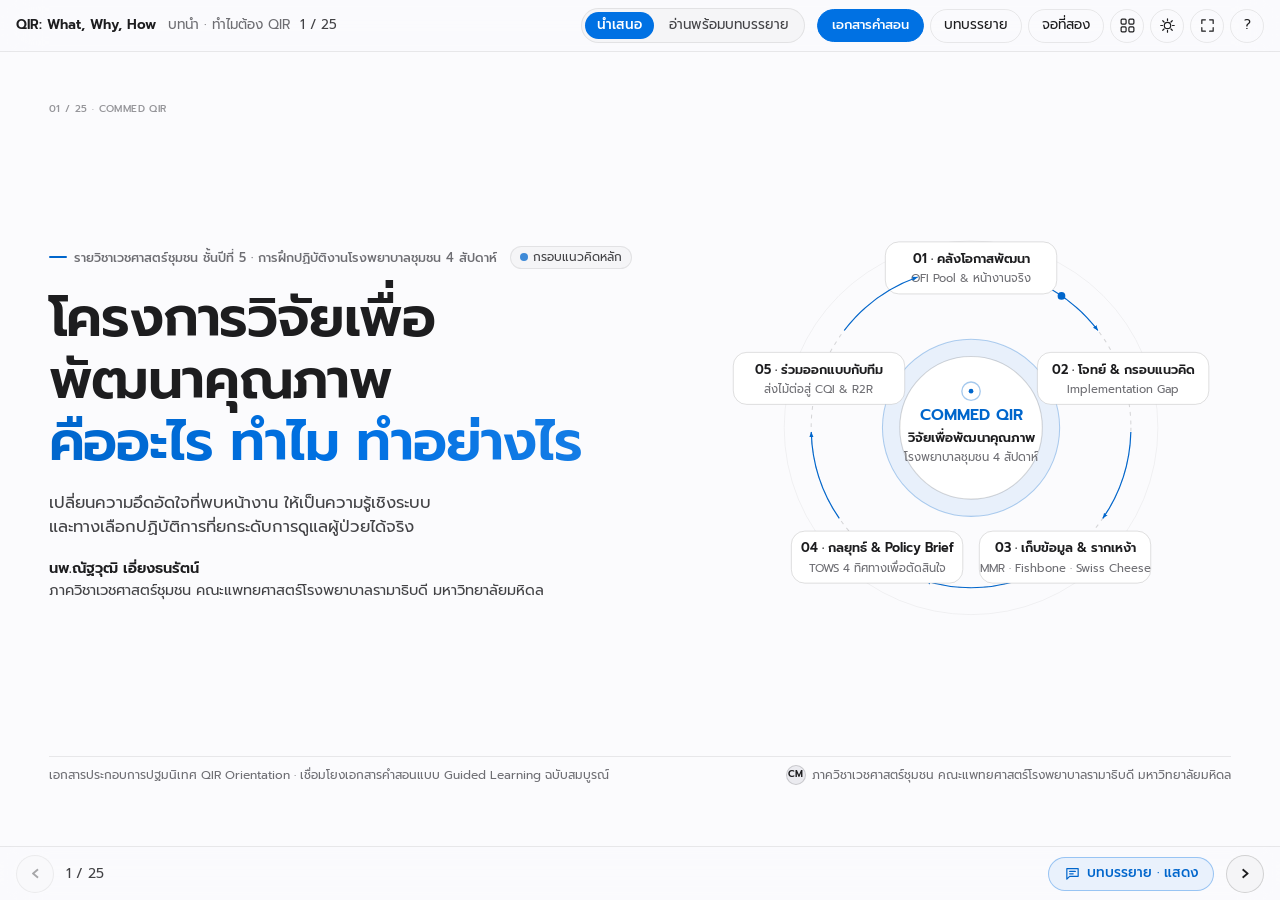
<file: index.html>
<!doctype html>
<html lang="th" data-theme="light">
<head>
<meta charset="utf-8">
<meta name="viewport" content="width=device-width,initial-scale=1,viewport-fit=cover">
<title>โครงการวิจัยเพื่อพัฒนาคุณภาพบริการสุขภาพ (QIR: What, Why, How)</title>
<meta name="description" content="สไลด์ประกอบการเรียนการสอนและบทบรรยายรายสไลด์ รายวิชาเวชศาสตร์ชุมชน ชั้นปีที่ 5 (COMMED QIR) ภาควิชาเวชศาสตร์ชุมชน คณะแพทยศาสตร์โรงพยาบาลรามาธิบดี มหาวิทยาลัยมหิดล">
<link rel="icon" href="data:image/svg+xml,%3Csvg xmlns='http://www.w3.org/2000/svg' viewBox='0 0 48 48'%3E%3Crect width='48' height='48' rx='12' fill='%231d1d1f'/%3E%3Ccircle cx='24' cy='24' r='14' fill='none' stroke='%23f5f5f7' stroke-width='2.8' stroke-opacity='.35'/%3E%3Cpath d='M16 25l5 5 11-12' fill='none' stroke='%232997ff' stroke-width='3.8' stroke-linecap='round' stroke-linejoin='round'/%3E%3C/svg%3E">
<link rel="stylesheet" href="engine/deck.css">
<link rel="stylesheet" href="engine/hud.css">
</head>
<body class="mode-present">
<a class="skip" href="#deck">ข้ามไปที่สไลด์</a>
<header class="topbar">
  <span class="topbar__brand">QIR: What, Why, How</span>
  <span class="topbar__where"><span id="chapter-name"></span><span id="slide-number"></span></span>
  <nav class="modes" aria-label="มุมมอง">
    <button type="button" data-mode="present" aria-pressed="true">นำเสนอ</button>
    <button type="button" data-mode="read" aria-pressed="false">อ่านพร้อมบทบรรยาย</button>
  </nav>
  <span class="topbar__tools">
    <a class="back-site" href="guide.html" title="เปิดอ่านเอกสารคำสอนแบบ Guided Learning ฉบับเต็ม">เอกสารคำสอน</a>
    <button type="button" class="btn btn--ghost only-present" id="btn-notes" aria-pressed="false" title="แสดงหรือซ่อนบทบรรยายด้านล่าง (B)">บทบรรยาย</button>
    <button type="button" class="btn btn--ghost only-present" id="btn-presenter" title="เปิดหน้าต่างผู้บรรยายจอที่สอง (n)">จอที่สอง</button>
    <button type="button" class="btn btn--ghost btn--icon" id="btn-overview" title="สไลด์ทั้งหมด (O)" aria-label="สไลด์ทั้งหมด">
      <svg class="icon" viewBox="0 0 24 24" aria-hidden="true"><rect x="3" y="3" width="7" height="7" rx="1.5"/><rect x="14" y="3" width="7" height="7" rx="1.5"/><rect x="3" y="14" width="7" height="7" rx="1.5"/><rect x="14" y="14" width="7" height="7" rx="1.5"/></svg>
    </button>
    <button type="button" class="btn btn--ghost btn--icon" id="btn-theme" title="สลับธีมสว่างหรือมืด (T)" aria-label="สลับธีม">
      <svg class="icon" viewBox="0 0 24 24" aria-hidden="true"><circle cx="12" cy="12" r="4.5"/><path d="M12 2.5v2.5M12 19v2.5M2.5 12H5M19 12h2.5M5.3 5.3l1.8 1.8M16.9 16.9l1.8 1.8M5.3 18.7l1.8-1.8M16.9 7.1l1.8-1.8"/></svg>
    </button>
    <button type="button" class="btn btn--ghost btn--icon only-present" id="btn-full" title="เต็มจอ (F)" aria-label="เต็มจอ">
      <svg class="icon" viewBox="0 0 24 24" aria-hidden="true"><path d="M4 9V4h5M20 9V4h-5M4 15v5h5M20 15v5h-5"/></svg>
    </button>
    <button type="button" class="btn btn--ghost btn--icon" id="btn-help" title="ปุ่มลัด (?)" aria-label="ปุ่มลัด">?</button>
  </span>
</header>

<main id="deck" class="deck" tabindex="-1"><p class="loading">กำลังโหลดสไลด์…</p></main>

<aside class="notes-drawer" id="notes-drawer" hidden aria-label="บทบรรยายผู้สอน"></aside>

<div class="ribbon only-present" aria-hidden="false">
  <button type="button" class="btn btn--nav" id="btn-prev" aria-label="ก่อนหน้า">‹</button>
  <span class="ribbon__pos" id="pos" aria-live="polite"></span>
  <span class="ribbon__timer" id="timer" title="เวลาที่ใช้และความเร็วเทียบแผน"></span>
  <button type="button" class="btn btn--speaker" id="btn-drawer" aria-pressed="false" aria-controls="notes-drawer" title="แสดงหรือซ่อนบทบรรยายด้านล่าง (ปุ่มลัด B หรือ Shift+N)">
    <svg class="icon" viewBox="0 0 24 24" aria-hidden="true"><path d="M4 5h16v11H8l-4 4V5z"/><path d="M8 9h8M8 12.5h5"/></svg>
    <span id="btn-drawer-label">บทบรรยาย · แสดง</span>
  </button>
  <button type="button" class="btn btn--nav" id="btn-next" aria-label="ถัดไป">›</button>
  <div class="ribbon__progress" role="progressbar" aria-label="ความคืบหน้าตามแผน" aria-valuemin="0"><span id="progress"></span></div>
</div>

<dialog id="overview" class="sheet" aria-labelledby="overview-title">
  <div class="sheet__head"><h2 id="overview-title">สารบัญสไลด์ทั้งหมด (25 สไลด์ · 6 หมวดการเรียนรู้)</h2><button type="button" class="btn btn--icon btn--ghost" data-close aria-label="ปิด">×</button></div>
  <ol class="overview" id="overview-list"></ol>
</dialog>

<dialog id="help" class="sheet sheet--narrow" aria-labelledby="help-title">
  <div class="sheet__head"><h2 id="help-title">ปุ่มลัดและการใช้งาน</h2><button type="button" class="btn btn--icon btn--ghost" data-close aria-label="ปิด">×</button></div>
  <dl class="keys">
    <dt><kbd>→</kbd> <kbd>Space</kbd></dt><dd>ขั้นถัดไป หรือสไลด์ถัดไป</dd>
    <dt><kbd>←</kbd></dt><dd>ขั้นก่อนหน้า หรือสไลด์ก่อนหน้า</dd>
    <dt><kbd>B</kbd> หรือ <kbd>Shift</kbd>+<kbd>N</kbd></dt><dd>แสดง / ซ่อน แผงบทบรรยายด้านล่างของสไลด์</dd>
    <dt><kbd>n</kbd></dt><dd>เปิดหน้าต่างผู้บรรยายจอที่สองพร้อมนาฬิกาจับเวลา</dd>
    <dt><kbd>R</kbd></dt><dd>สลับโหมดอ่าน (แสดงทุกสไลด์เรียงลงมาพร้อมบทบรรยายครบทุกขั้น)</dd>
    <dt><kbd>O</kbd></dt><dd>เปิดสารบัญสไลด์ทั้งหมดเพื่อข้ามไปยังสไลด์ที่ต้องการ</dd>
    <dt><kbd>T</kbd></dt><dd>สลับธีมมืด (สำหรับห้องบรรยาย) หรือธีมสว่าง (สำหรับอ่านบนจอ)</dd>
    <dt><kbd>F</kbd></dt><dd>แสดงผลเต็มจอ</dd>
    <dt><kbd>Home</kbd> <kbd>End</kbd></dt><dd>ไปยังสไลด์แรก หรือสไลด์สุดท้าย</dd>
    <dt><kbd>0</kbd></dt><dd>เริ่มจับเวลาการนำเสนอใหม่</dd>
  </dl>
  <p class="sheet__note">ปุ่ม <strong>บทบรรยาย · แสดง/ซ่อน</strong> ที่แถบล่างสุดช่วยให้ผู้สอนหรือผู้เรียนเปิดอ่านสคริปต์การบรรยายแบบ 1 ต่อ 1 ตามจังหวะขั้นของสไลด์ได้ทันทีโดยไม่บังเนื้อหาบนสไลด์ และสามารถคลิกปุ่ม <strong>เอกสารคำสอน</strong> ด้านบนเพื่อเปิดอ่านตำราแบบ Guided Learning ฉบับเต็ม</p>
</dialog>

<noscript><p class="loading">โปรดเปิดใช้งาน JavaScript เพื่อแสดงผลสไลด์เชิงโต้ตอบ</p></noscript>
<script src="data.js"></script>
<script src="engine/hud.js"></script>
<script src="figures.js"></script>
<script src="slides.js"></script>
<script src="notes.js"></script>
<script src="engine/deck.js"></script>
</body>
</html>
</file>
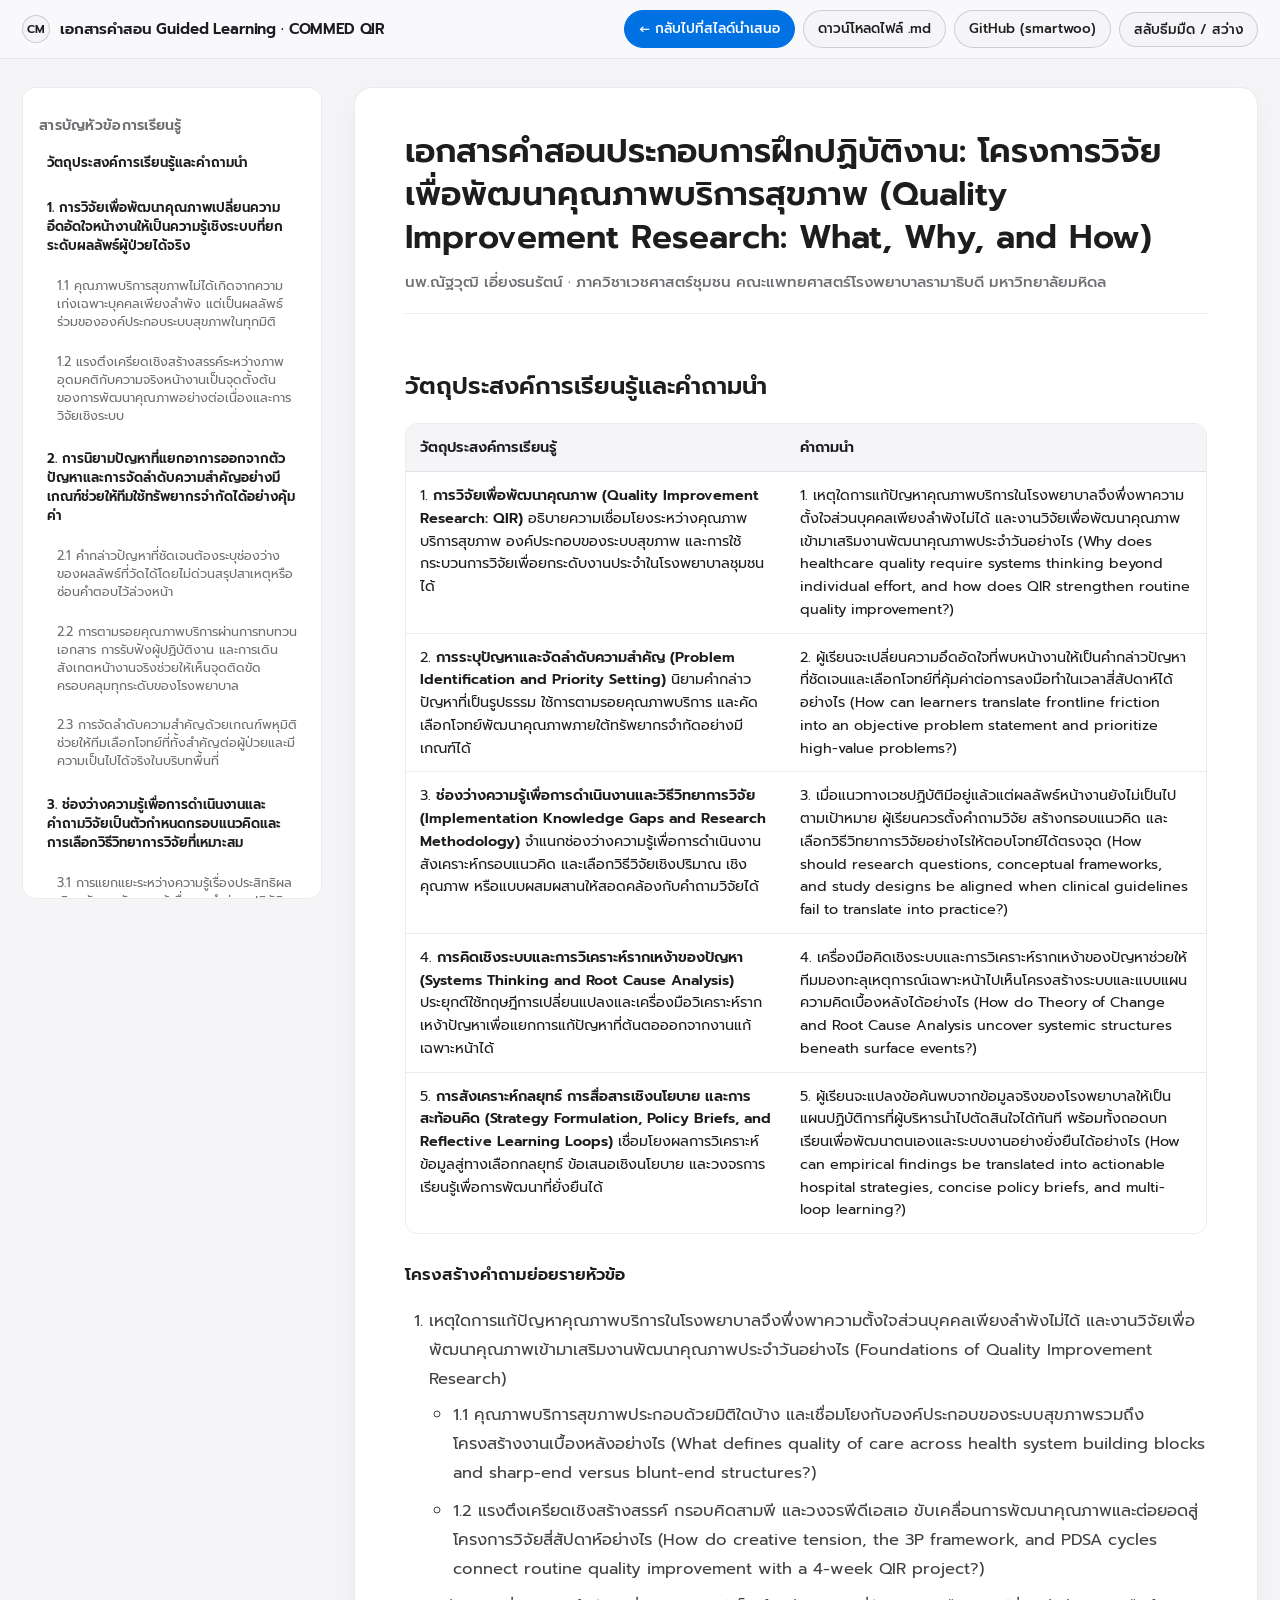
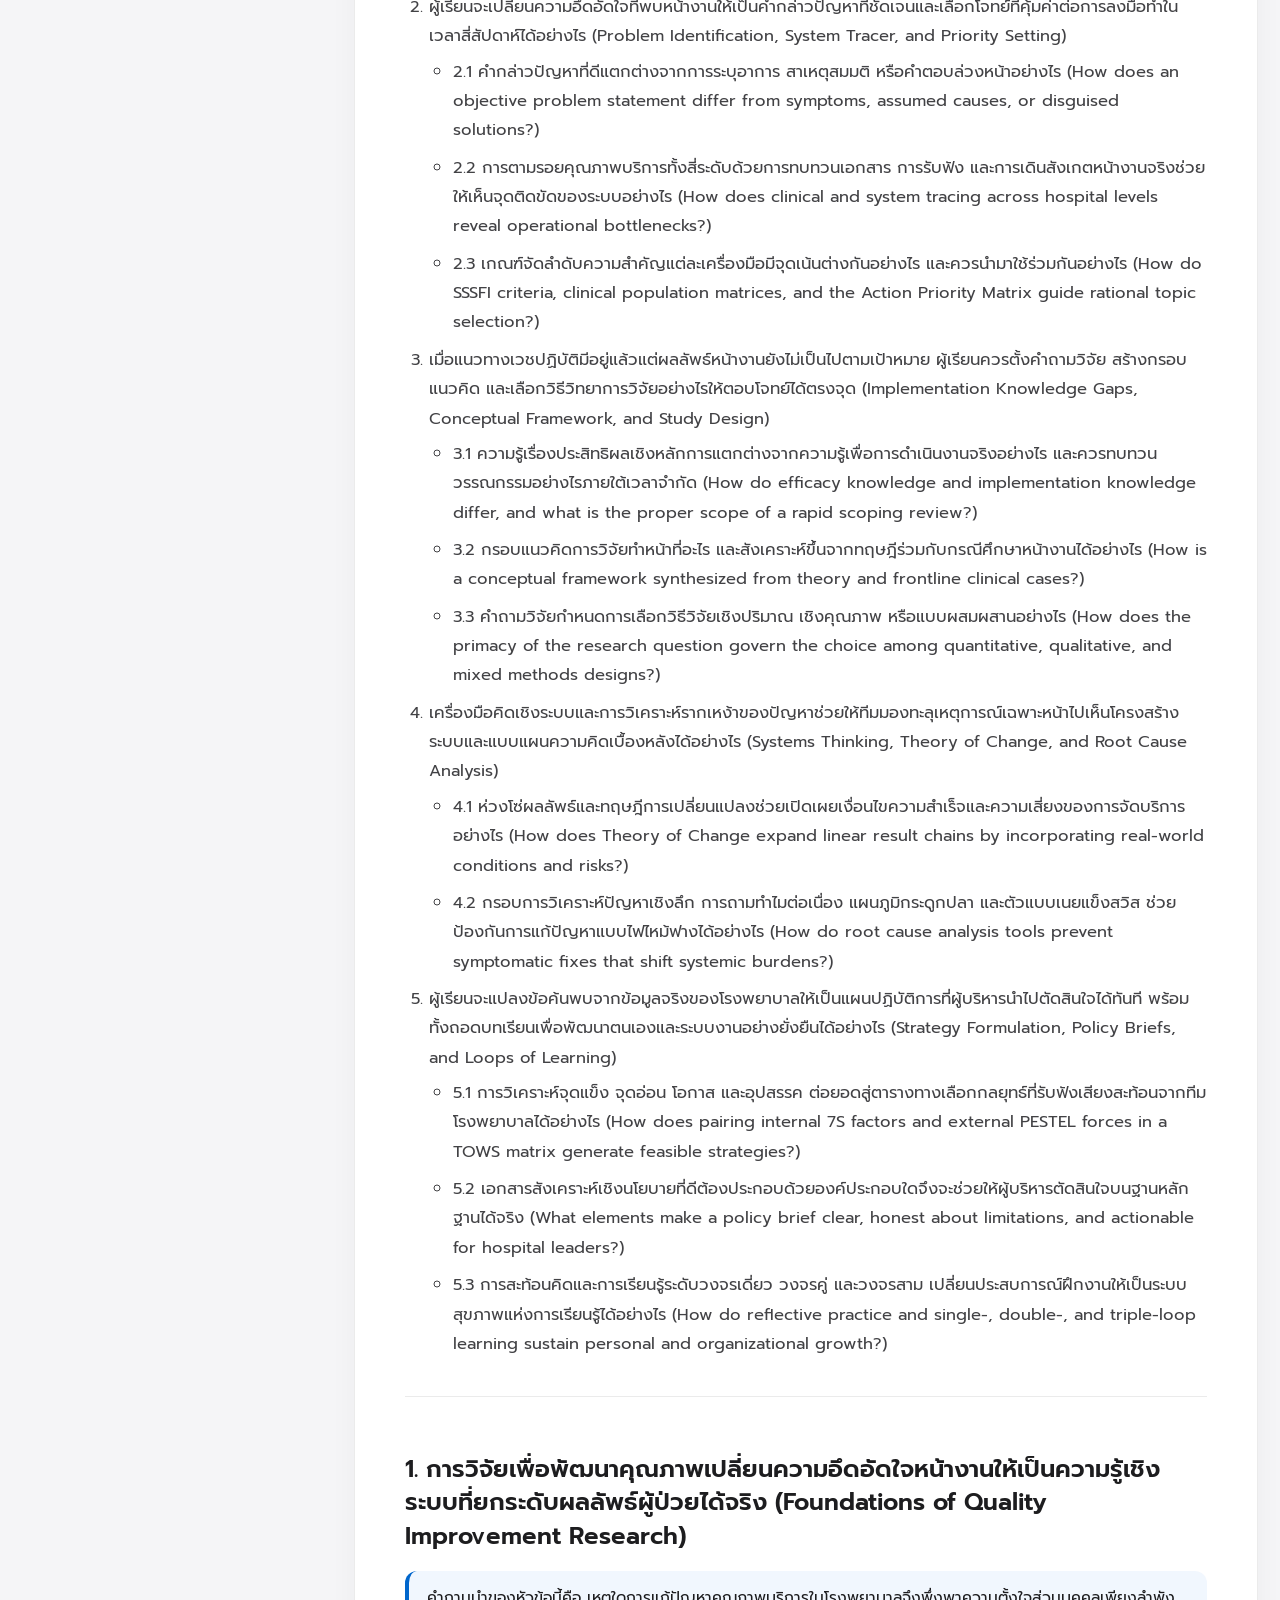
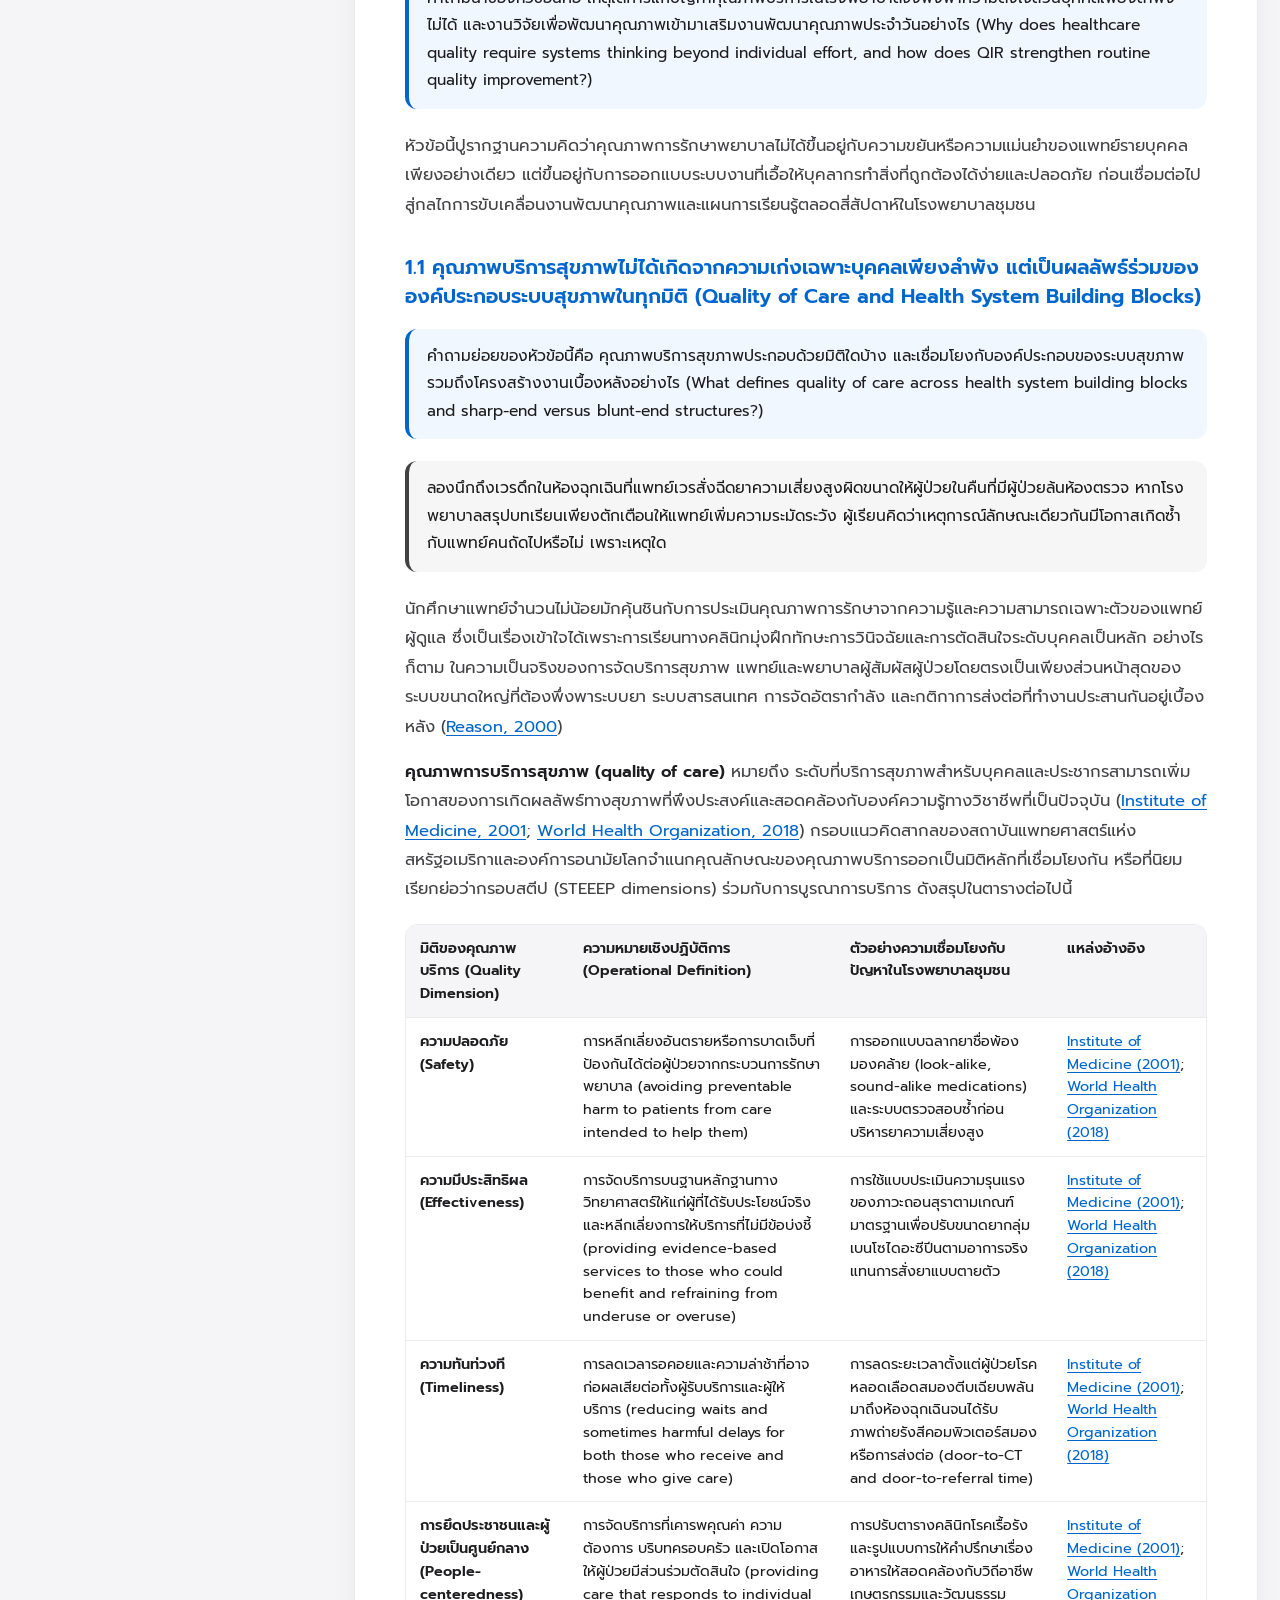
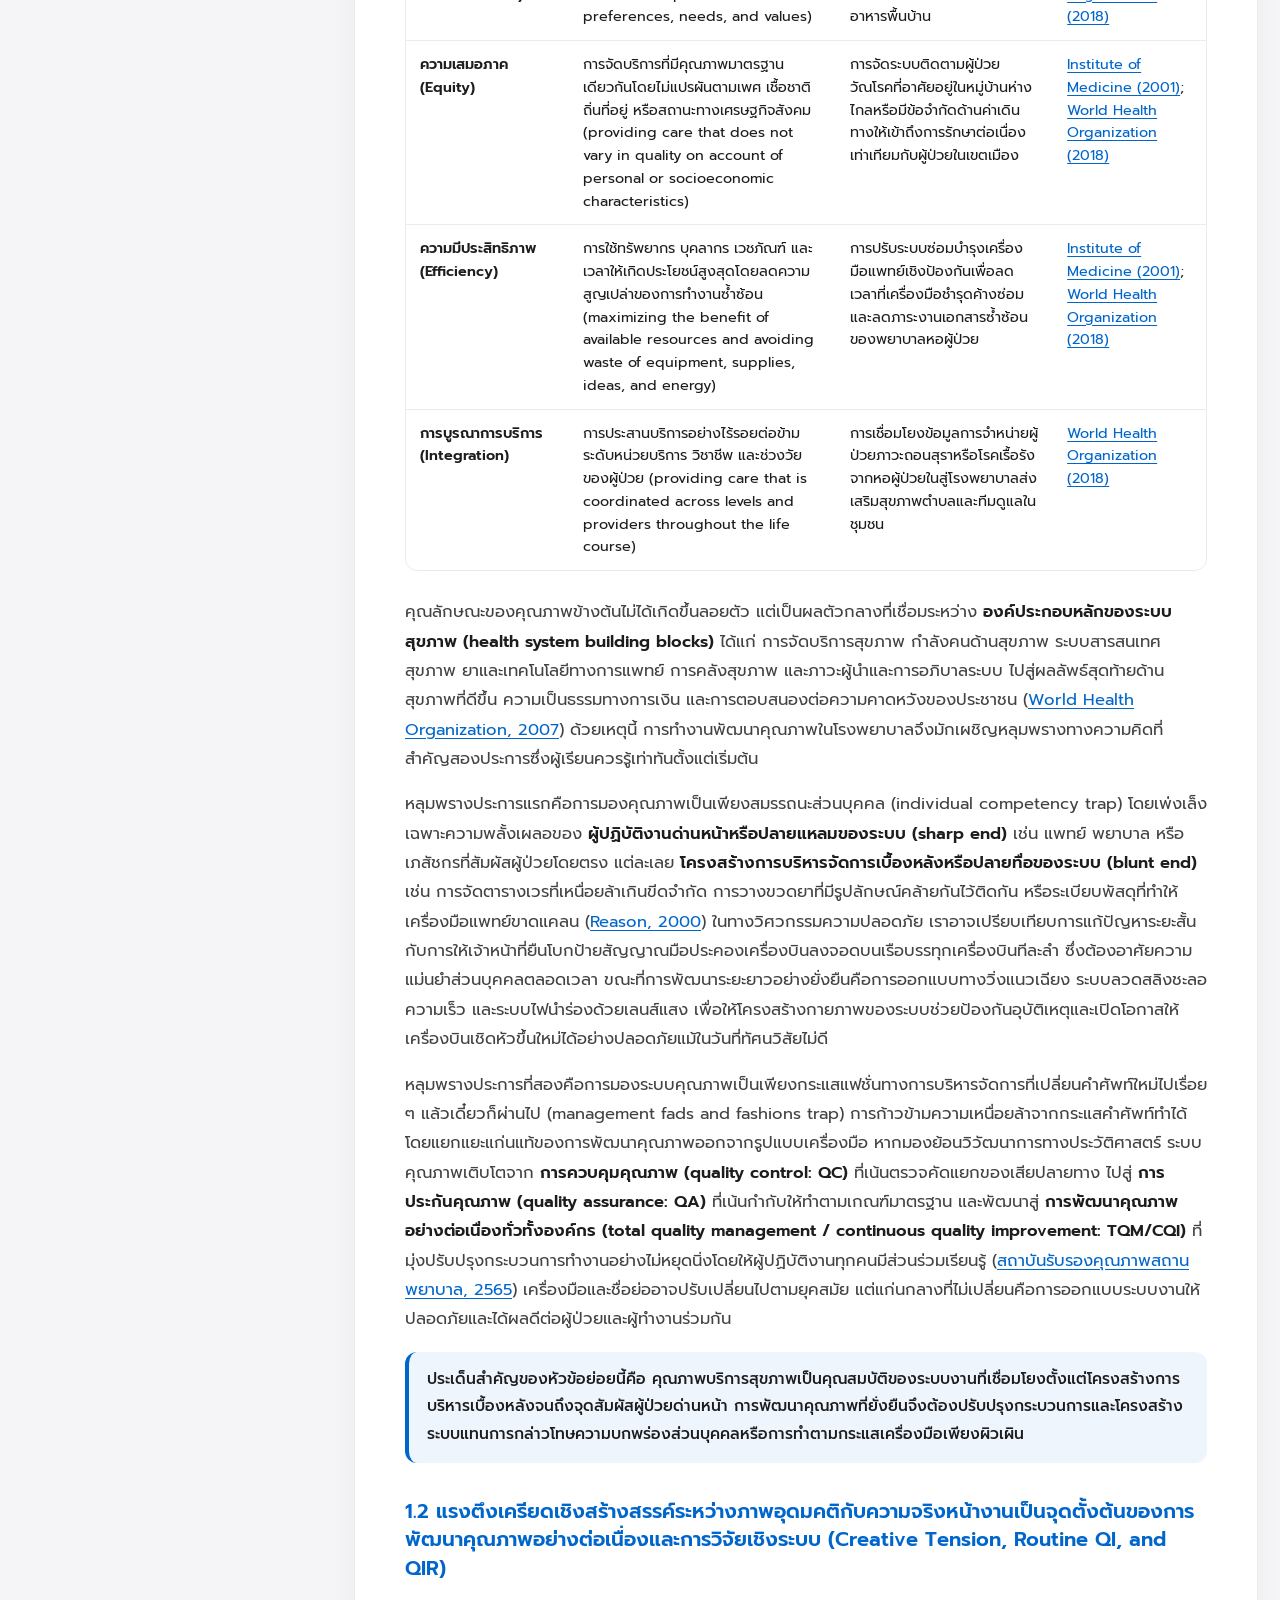
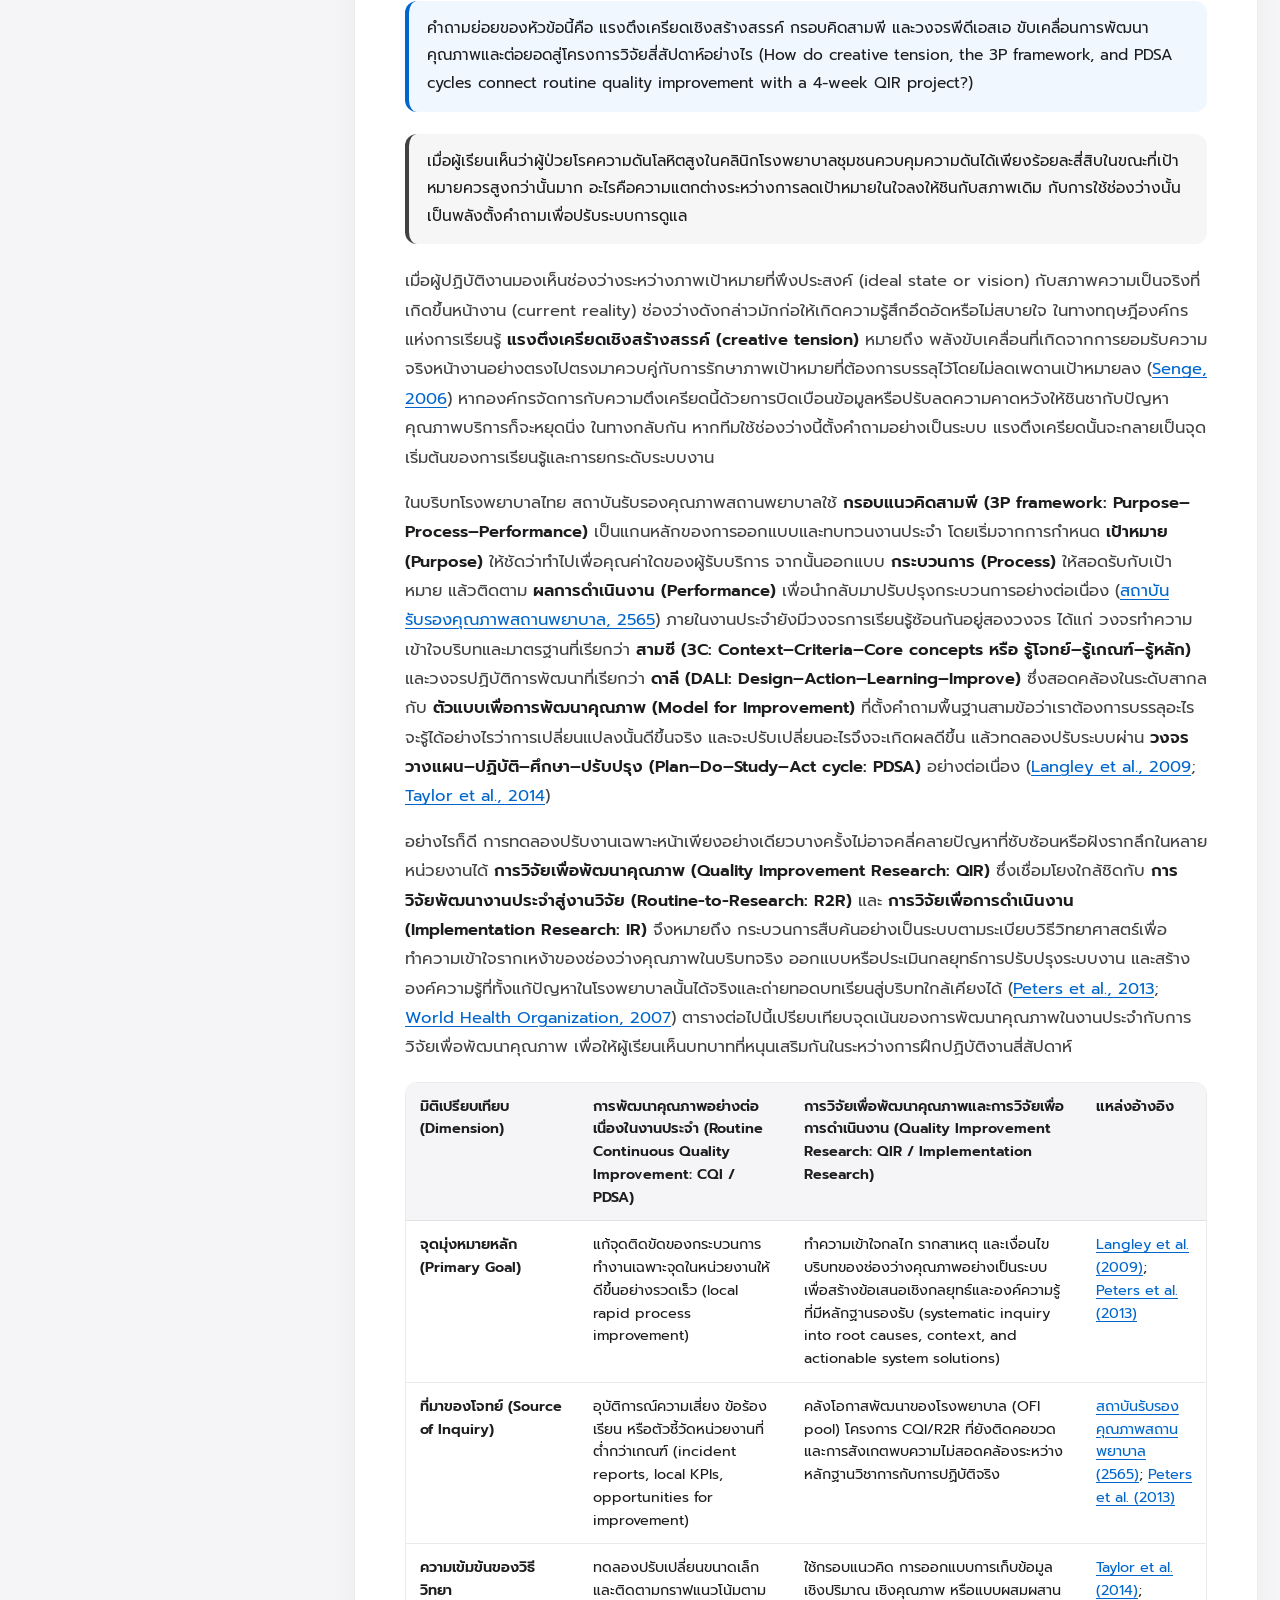
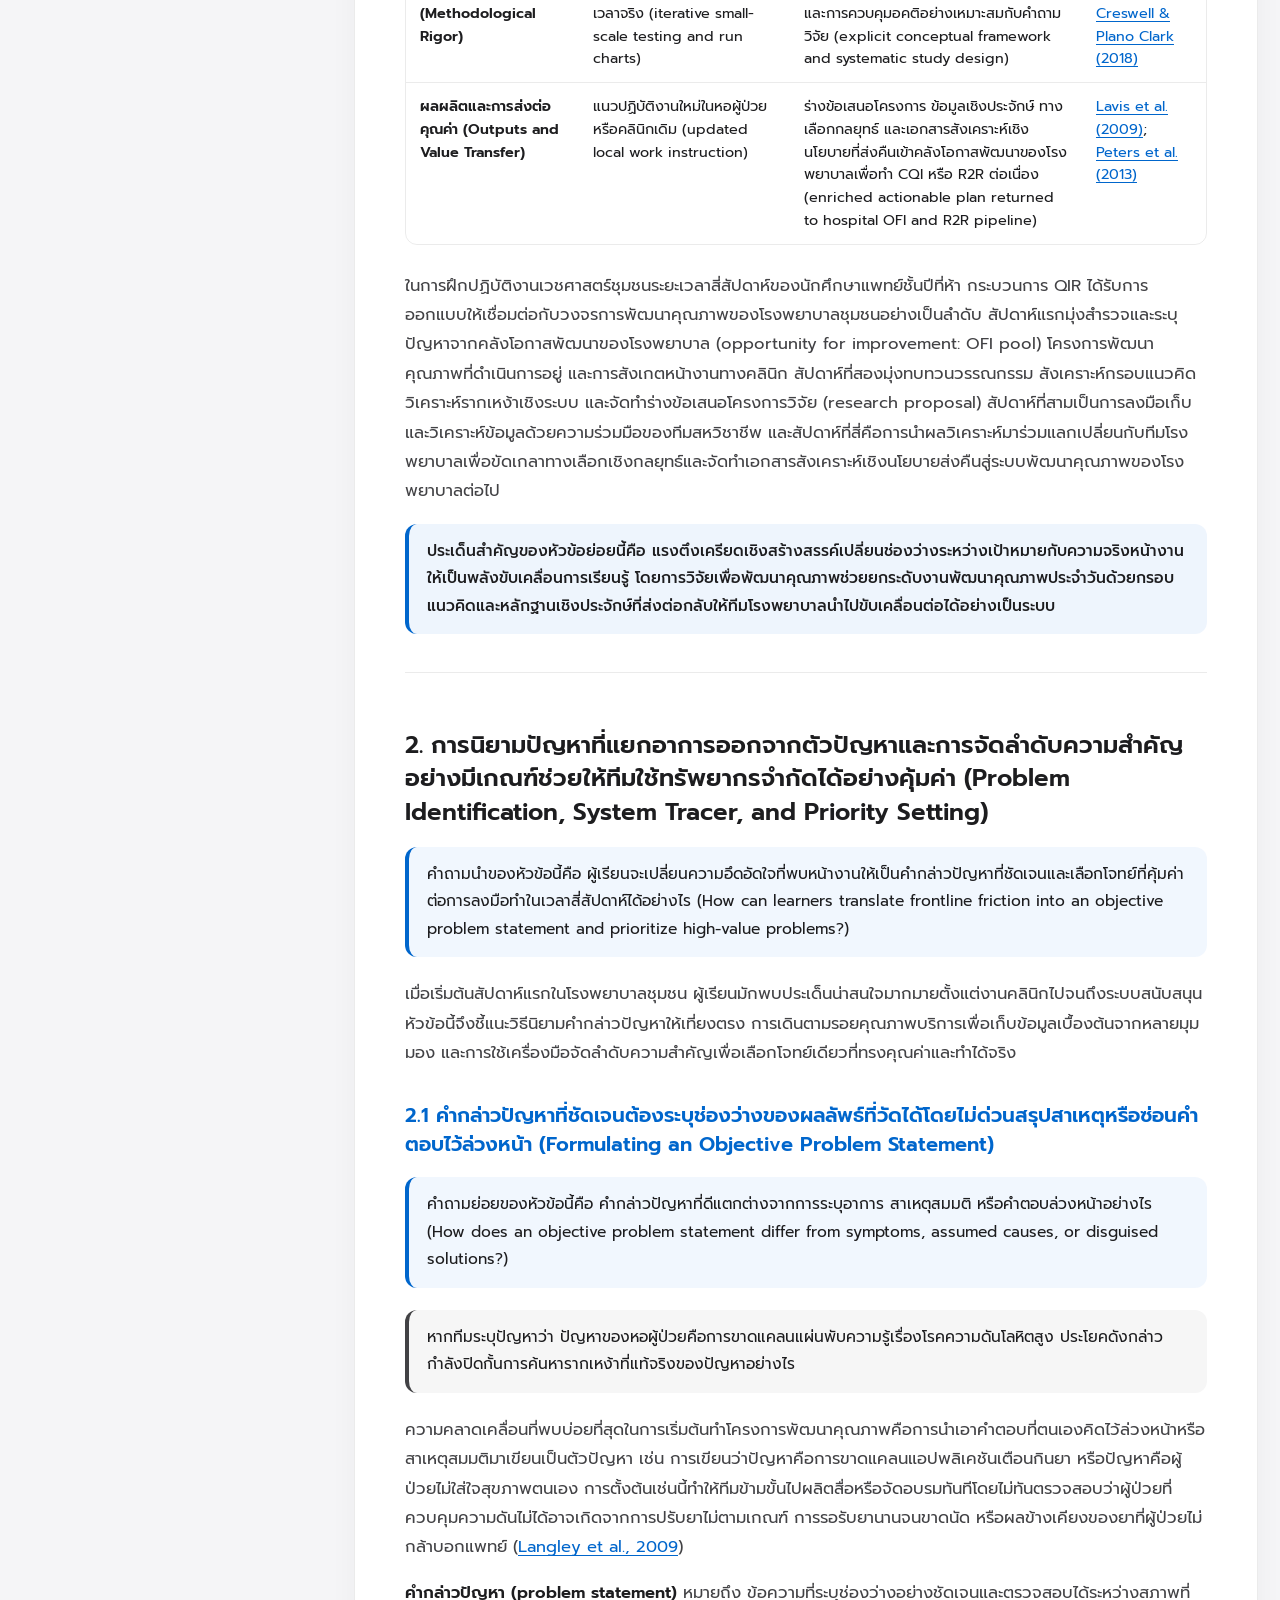
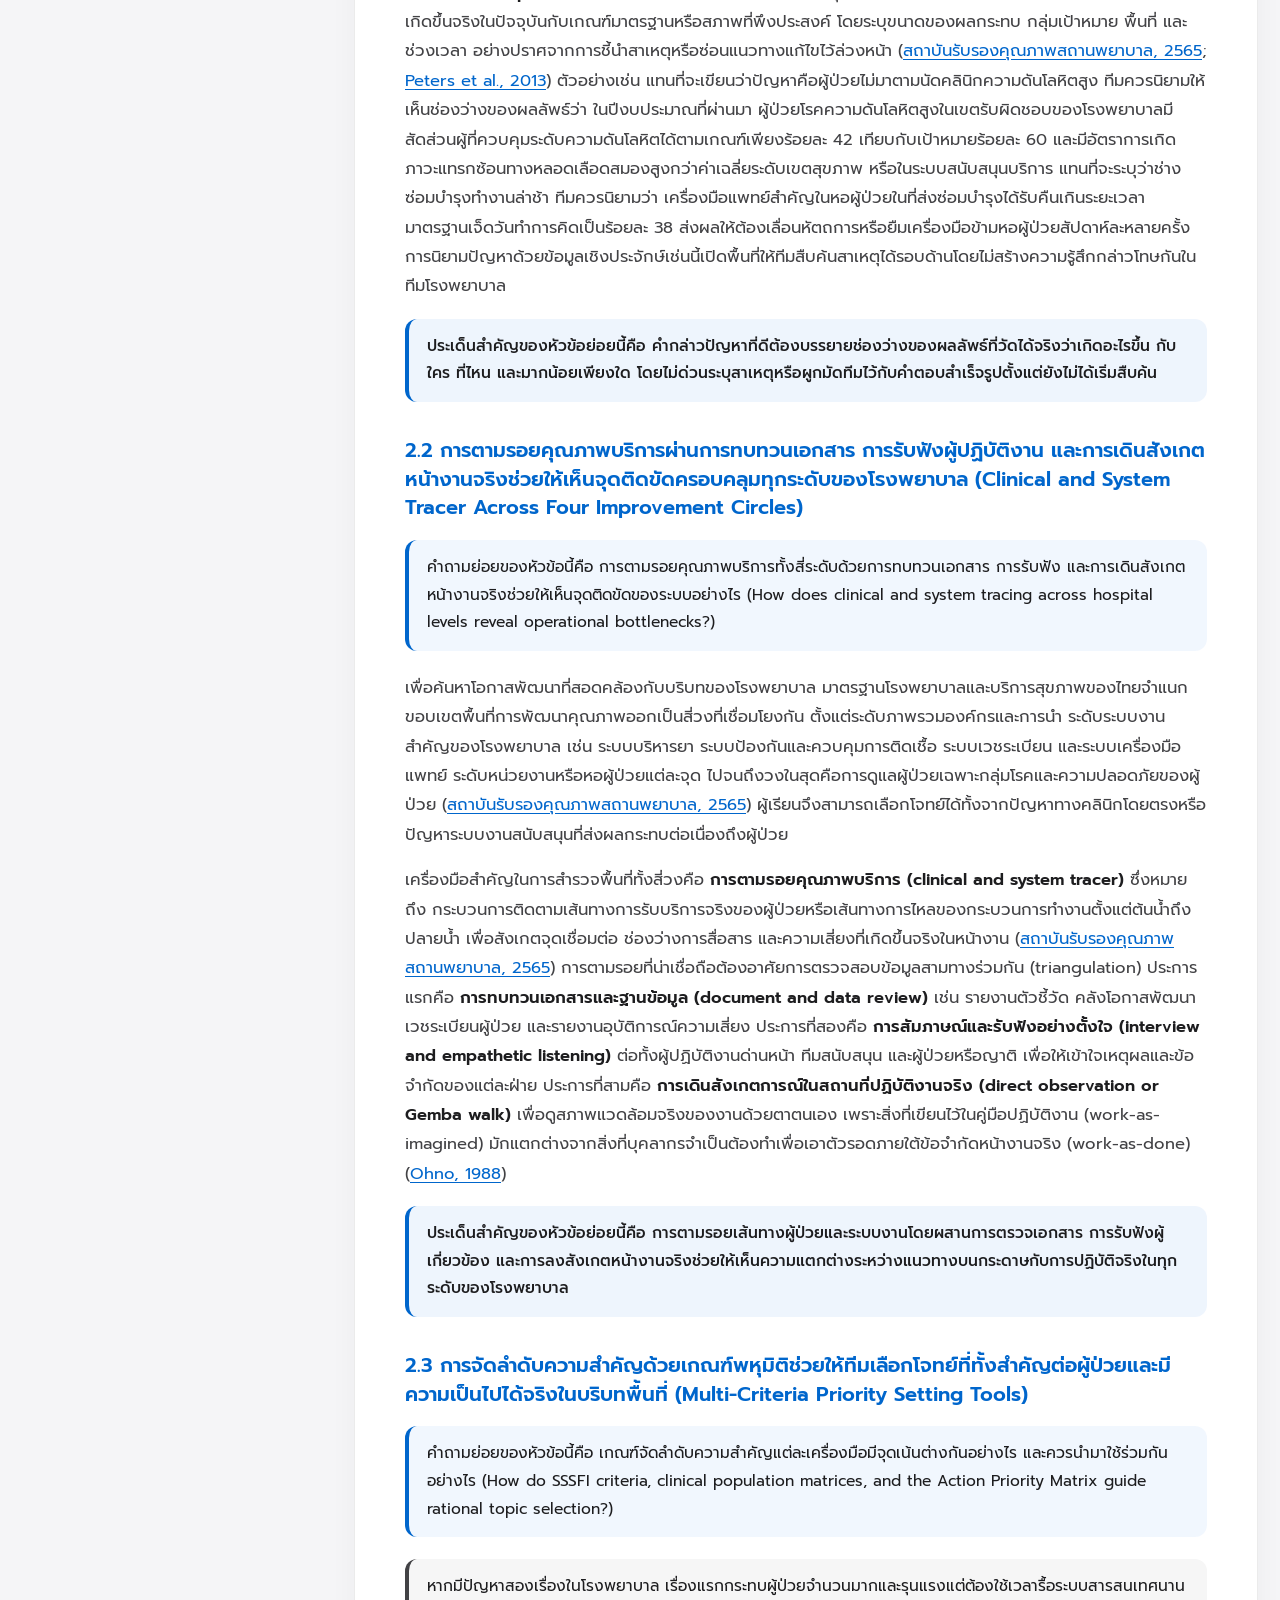
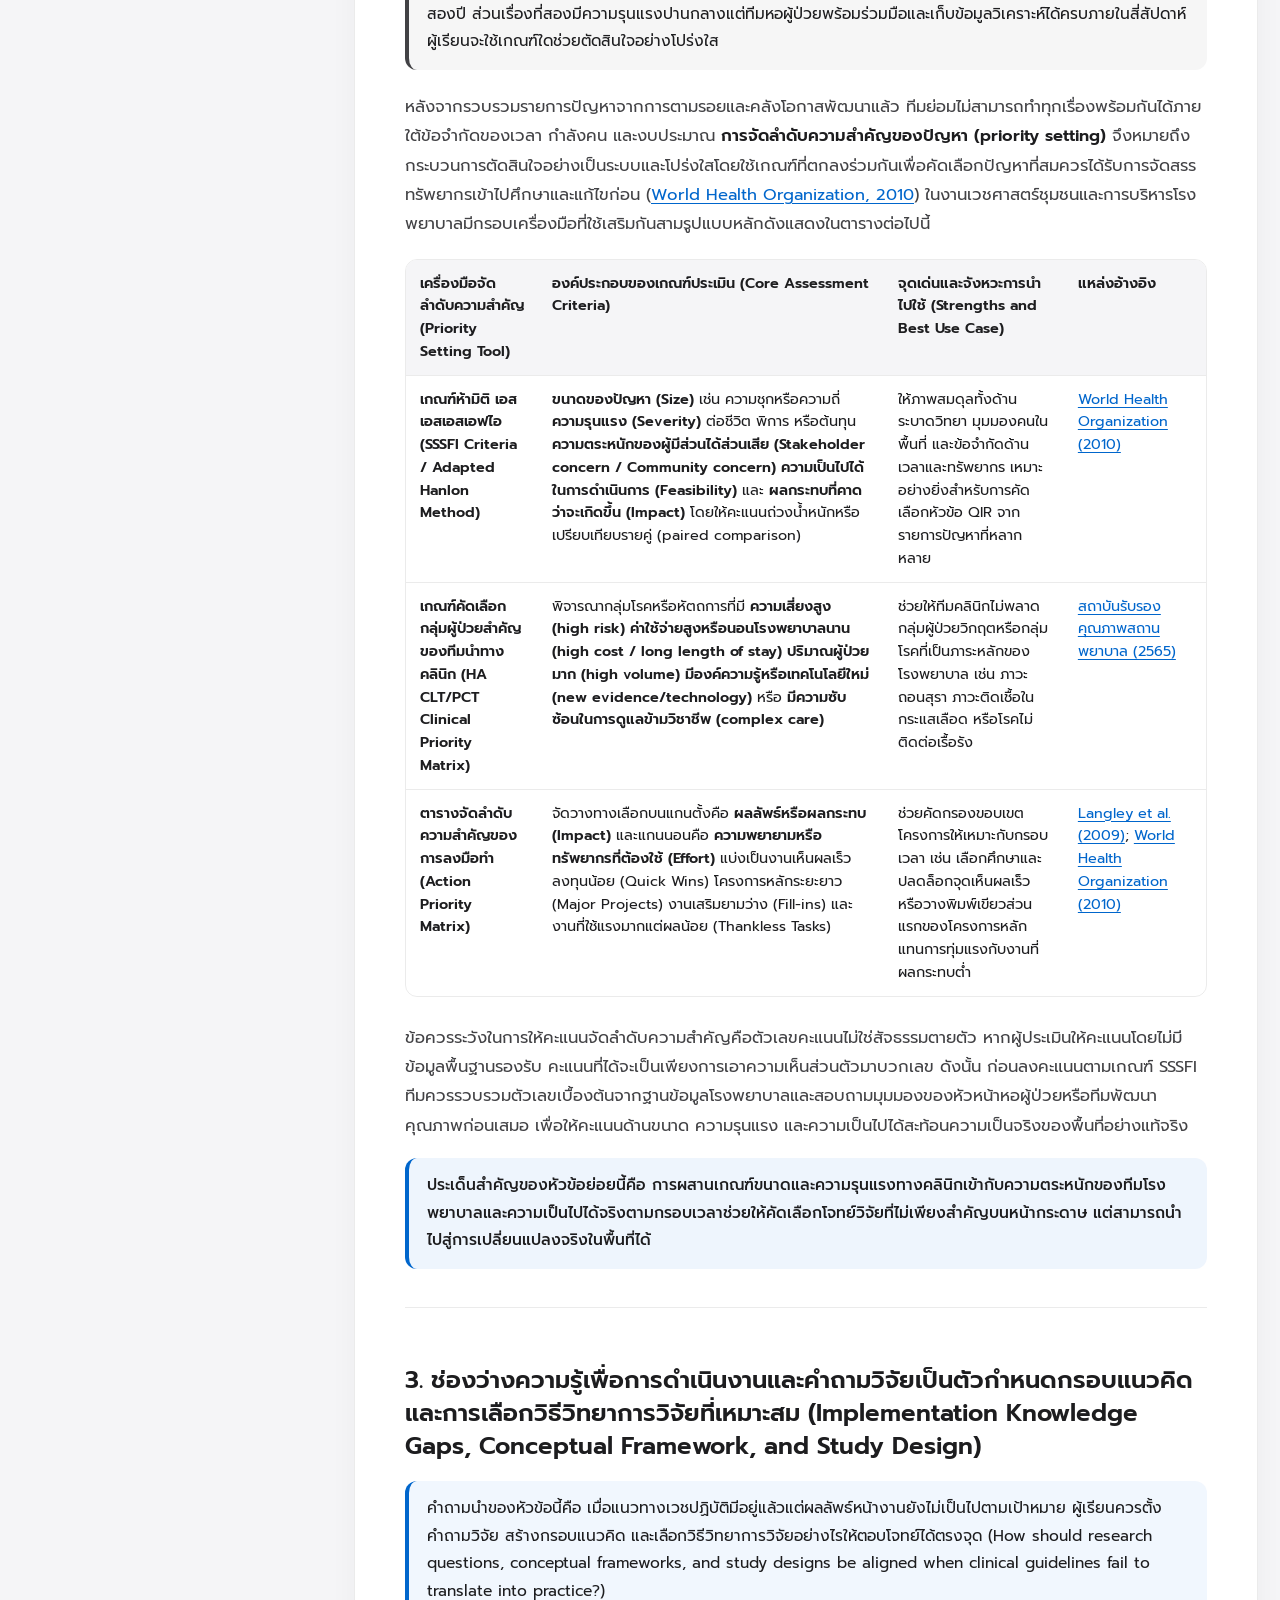
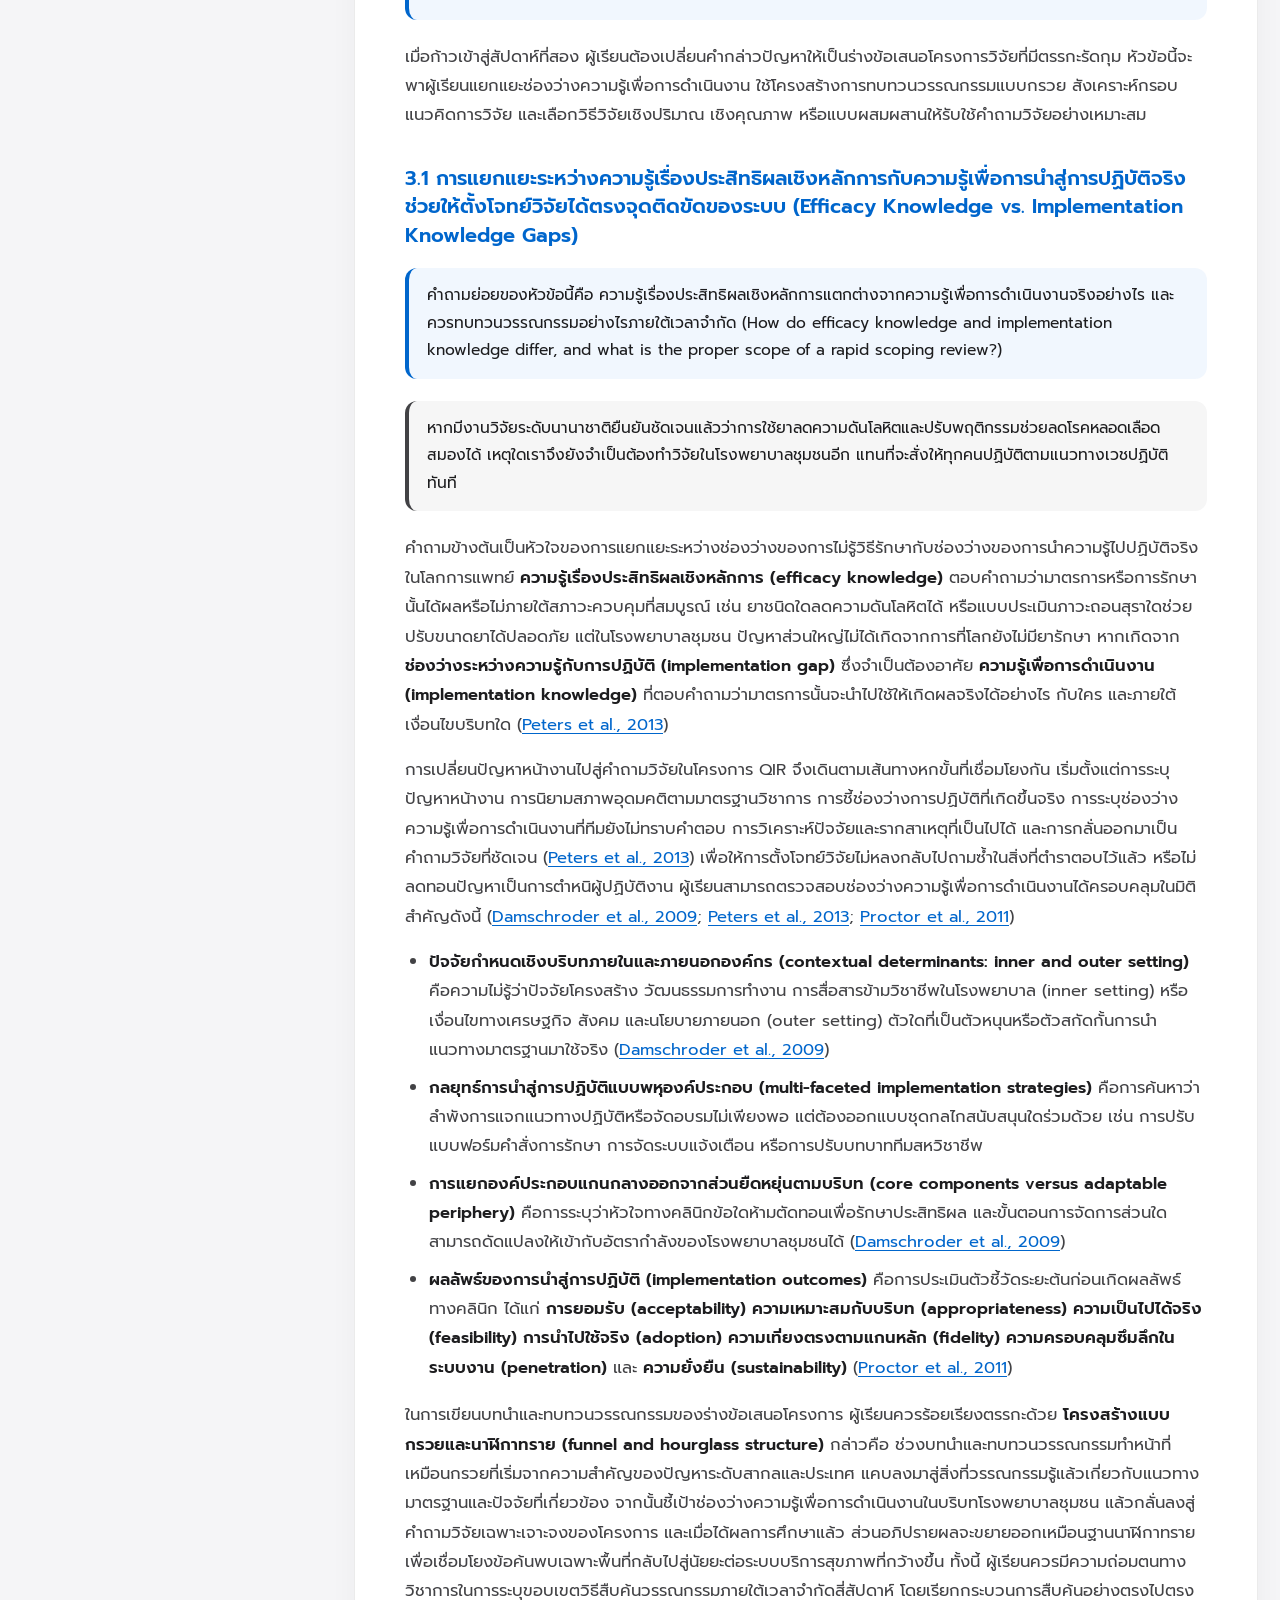
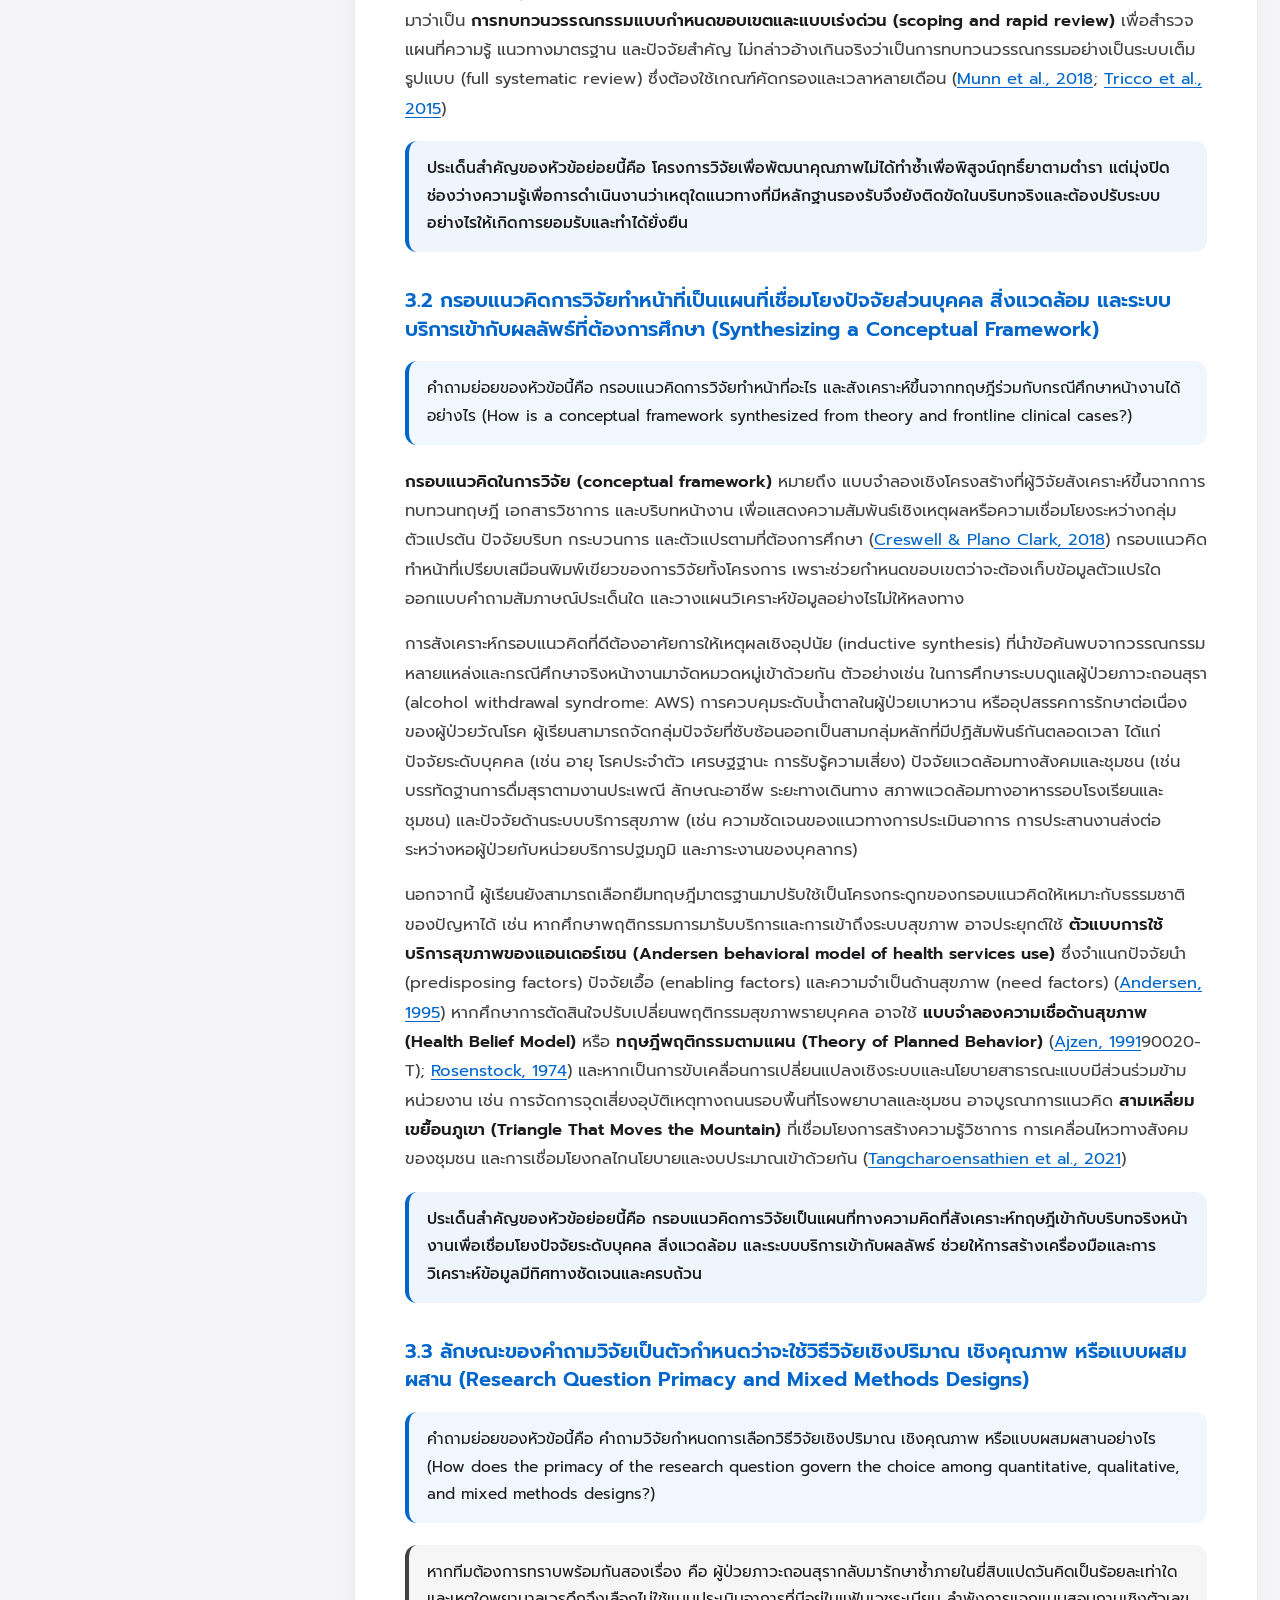
<file: guide.html>
<!doctype html>
<html lang="th" data-theme="light">
<head>
<meta charset="utf-8">
<meta name="viewport" content="width=device-width,initial-scale=1">
<title>เอกสารคำสอน Guided Learning · โครงการวิจัยเพื่อพัฒนาคุณภาพบริการสุขภาพ (QIR)</title>
<meta name="description" content="เอกสารคำสอนแบบ Guided Learning ฉบับสมบูรณ์ รายวิชาเวชศาสตร์ชุมชน ชั้นปีที่ 5 ภาควิชาเวชศาสตร์ชุมชน คณะแพทยศาสตร์โรงพยาบาลรามาธิบดี มหาวิทยาลัยมหิดล">
<link rel="icon" href="data:image/svg+xml,%3Csvg xmlns='http://www.w3.org/2000/svg' viewBox='0 0 48 48'%3E%3Crect width='48' height='48' rx='12' fill='%231d1d1f'/%3E%3Ccircle cx='24' cy='24' r='14' fill='none' stroke='%23f5f5f7' stroke-width='2.8' stroke-opacity='.35'/%3E%3Cpath d='M16 25l5 5 11-12' fill='none' stroke='%232997ff' stroke-width='3.8' stroke-linecap='round' stroke-linejoin='round'/%3E%3C/svg%3E">
<style>
@font-face { font-family: "Prompt"; font-weight: 300; font-display: swap; src: url("engine/fonts/Prompt-Light.ttf") format("truetype"); }
@font-face { font-family: "Prompt"; font-weight: 400; font-display: swap; src: url("engine/fonts/Prompt-Regular.ttf") format("truetype"); }
@font-face { font-family: "Prompt"; font-weight: 500; font-display: swap; src: url("engine/fonts/Prompt-Medium.ttf") format("truetype"); }
@font-face { font-family: "Prompt"; font-weight: 600; font-display: swap; src: url("engine/fonts/Prompt-SemiBold.ttf") format("truetype"); }

:root[data-theme="light"] {
  color-scheme: light;
  --bg: #f5f5f7;
  --paper: #ffffff;
  --glass: rgba(251, 251, 253, 0.80);
  --surface: #f5f5f7;
  --line: rgba(0, 0, 0, 0.08);
  --line-strong: rgba(0, 0, 0, 0.16);
  --text-1: #1d1d1f;
  --text-2: #424245;
  --muted: #6e6e73;
  --accent: #0066cc;
  --accent-soft: rgba(0, 113, 227, 0.065);
  --p1: #0066cc;
  --p1-soft: rgba(0, 113, 227, 0.055);
  --p2: #424245;
  --p2-soft: rgba(29, 29, 31, 0.04);
  --good: #0066cc;
  --good-soft: rgba(0, 113, 227, 0.065);
}

:root[data-theme="dark"] {
  color-scheme: dark;
  --bg: #000000;
  --paper: #121214;
  --glass: rgba(18, 18, 20, 0.80);
  --surface: #1d1d1f;
  --line: rgba(255, 255, 255, 0.10);
  --line-strong: rgba(255, 255, 255, 0.18);
  --text-1: #f5f5f7;
  --text-2: #c7c7cc;
  --muted: #86868b;
  --accent: #2997ff;
  --accent-soft: rgba(41, 151, 255, 0.11);
  --p1: #2997ff;
  --p1-soft: rgba(41, 151, 255, 0.09);
  --p2: #a1a1a6;
  --p2-soft: rgba(255, 255, 255, 0.05);
  --good: #2997ff;
  --good-soft: rgba(41, 151, 255, 0.10);
}

* { box-sizing: border-box; }
html { scroll-behavior: smooth; font-family: "Prompt", -apple-system, BlinkMacSystemFont, "Segoe UI", sans-serif; }
body { margin: 0; background: var(--bg); color: var(--text-1); line-height: 1.78; font-size: 16.5px; -webkit-font-smoothing: antialiased; }

.read-progress { position: fixed; top: 0; left: 0; right: 0; height: 2.5px; z-index: 60; background: transparent; }
.read-progress span { display: block; height: 100%; width: 0%; background: #0071e3; }

.nav-bar {
  position: sticky; top: 0; z-index: 50;
  display: flex; align-items: center; justify-content: space-between; gap: 12px;
  padding: 10px 22px; background: var(--glass);
  backdrop-filter: saturate(180%) blur(20px); -webkit-backdrop-filter: saturate(180%) blur(20px);
  border-bottom: 1px solid var(--line);
}
.nav-brand { font-weight: 600; font-size: 15px; color: var(--text-1); display: flex; align-items: center; gap: 10px; letter-spacing: -0.01em; }
.nav-crest {
  display: inline-flex; align-items: center; justify-content: center;
  width: 28px; height: 28px; border-radius: 50%; background: var(--surface);
  border: 1px solid var(--line-strong); color: var(--text-1); font-size: 11.5px; font-weight: 600;
}
.nav-actions { display: flex; align-items: center; gap: 8px; flex-wrap: wrap; }
.btn-chip {
  display: inline-flex; align-items: center; gap: 6px;
  padding: 6px 14px; border-radius: 999px; border: 1px solid var(--line-strong);
  background: var(--surface); color: var(--text-1); text-decoration: none;
  font-family: inherit; font-size: 13.5px; font-weight: 500; cursor: pointer;
}
.btn-chip:hover { border-color: var(--p1); color: var(--p1); }
.btn-chip--primary { background: #0071e3; border-color: #0071e3; color: #ffffff; }
.btn-chip--primary:hover { background: #0077ed; border-color: #0077ed; color: #ffffff; }

.layout {
  max-width: 1320px; margin: 0 auto; padding: 28px 22px 80px;
  display: grid; grid-template-columns: 300px minmax(0, 1fr); gap: 32px; align-items: start;
}
.toc-panel {
  position: sticky; top: 68px; max-height: calc(100vh - 88px); overflow-y: auto;
  background: var(--paper); border: 1px solid var(--line); border-radius: 14px; padding: 16px 16px 20px;
}
.toc-panel h2 { margin: 0 0 10px; font-size: 14px; font-weight: 600; color: var(--muted); letter-spacing: .02em; }
.toc-panel ul { list-style: none; margin: 0; padding: 0; display: flex; flex-direction: column; gap: 4px; }
.toc-panel a {
  display: block; text-decoration: none; color: var(--text-2); font-size: 13.2px; line-height: 1.42;
  padding: 5px 8px; border-radius: 7px;
}
.toc-panel a:hover { background: var(--surface); color: var(--p1); }
.toc-h2 a { font-weight: 600; color: var(--text-1); margin-top: 4px; }
.toc-h3 a { padding-left: 18px; font-weight: 400; font-size: 12.6px; color: var(--muted); }

.doc-paper {
  background: var(--paper); border: 1px solid var(--line); border-radius: 18px;
  padding: 42px 50px; min-width: 0; box-shadow: 0 8px 28px rgba(0, 0, 0, 0.04);
}
.doc-title { font-size: clamp(24px, 2.6vw, 33px); line-height: 1.3; margin: 0 0 10px; font-weight: 600; }
.doc-byline { margin: 0 0 28px; color: var(--muted); font-size: 15px; font-weight: 500; padding-bottom: 18px; border-bottom: 1px solid var(--line); }

h2 { font-size: clamp(20px, 2vw, 24px); line-height: 1.38; margin: 44px 0 16px; padding-top: 12px; font-weight: 600; color: var(--text-1); scroll-margin-top: 76px; }
h3 { font-size: clamp(17.5px, 1.6vw, 20px); line-height: 1.44; margin: 34px 0 14px; font-weight: 600; color: var(--p1); scroll-margin-top: 76px; }
p { margin: 0 0 16px; color: var(--text-2); text-align: left; }
strong { color: var(--text-1); font-weight: 600; }
a { color: var(--p1); text-decoration: underline; text-underline-offset: 3px; }
code { font-family: ui-monospace, SFMono-Regular, Menlo, monospace; font-size: 0.9em; background: var(--surface); padding: 2px 6px; border-radius: 5px; color: var(--text-1); }
hr { border: 0; border-top: 1px solid var(--line); margin: 38px 0; }

ol, ul { margin: 0 0 18px; padding-left: 24px; color: var(--text-2); }
li { margin-bottom: 8px; }
li ul { margin-top: 6px; margin-bottom: 6px; }

.callout {
  margin: 18px 0 22px; padding: 14px 18px; border-radius: 12px;
  border-left: 4px solid var(--p1); background: var(--p1-soft);
}
.callout p { margin: 0; color: var(--text-1); font-size: 15.5px; }
.callout--socratic { border-left-color: var(--p2); background: var(--p2-soft); }
.callout--takeaway { border-left-color: var(--good); background: var(--good-soft); font-weight: 500; }

.table-wrap { overflow-x: auto; margin: 20px 0 26px; border: 1px solid var(--line); border-radius: 12px; }
table { width: 100%; border-collapse: collapse; font-size: 14.4px; line-height: 1.58; min-width: 640px; }
th, td { padding: 12px 14px; text-align: left; vertical-align: top; border-bottom: 1px solid var(--line); }
th { background: var(--surface); color: var(--text-1); font-weight: 600; }
tr:last-child td { border-bottom: 0; }

.answers-toolbar { margin: 8px 0 16px; display: flex; justify-content: flex-end; }
.answer-card {
  border: 1px solid var(--line-strong); border-radius: 12px; background: var(--surface);
  margin-bottom: 12px; overflow: hidden;
}
.answer-card summary {
  cursor: pointer; padding: 12px 16px; font-weight: 600; color: var(--text-1);
  display: flex; align-items: center; justify-content: space-between; list-style: none;
}
.answer-card summary::-webkit-details-marker { display: none; }
.answer-card summary span { font-size: 12.5px; font-weight: 400; color: var(--muted); }
.answer-card[open] summary { border-bottom: 1px solid var(--line); background: var(--accent-soft); color: var(--accent); }
.answer-card__body { padding: 14px 18px; background: var(--paper); }
.answer-card__body p { margin: 0; }

.ref-item { padding-left: 28px; text-indent: -28px; font-size: 14.5px; line-height: 1.65; margin-bottom: 12px; word-break: break-word; }

@media (max-width: 980px) {
  .layout { grid-template-columns: minmax(0, 1fr); padding: 16px 14px 60px; }
  .toc-panel { position: static; max-height: none; }
  .doc-paper { padding: 24px 20px; }
}
</style>
</head>
<body>
<div class="read-progress" aria-hidden="true"><span id="read-bar"></span></div>
<header class="nav-bar">
  <div class="nav-brand">
    <span class="nav-crest">CM</span>
    <span>เอกสารคำสอน Guided Learning · COMMED QIR</span>
  </div>
  <div class="nav-actions">
    <a class="btn-chip btn-chip--primary" href="index.html#s1">← กลับไปที่สไลด์นำเสนอ</a>
    <a class="btn-chip" href="QIR_Guided_Learning_Teaching_Document.md" download>ดาวน์โหลดไฟล์ .md</a>
    <a class="btn-chip" href="https://github.com/smartwoo/qir-slides" target="_blank" rel="noopener">GitHub (smartwoo)</a>
    <button type="button" class="btn-chip" id="theme-btn">สลับธีมมืด / สว่าง</button>
  </div>
</header>

<div class="layout">
  <nav class="toc-panel" aria-label="สารบัญเอกสารคำสอน">
    <h2>สารบัญหัวข้อการเรียนรู้</h2>
    <ul>
      <li class="toc-h2"><a href="#sec-2">วัตถุประสงค์การเรียนรู้และคำถามนำ</a></li>
<li class="toc-h2"><a href="#sec-3">1. การวิจัยเพื่อพัฒนาคุณภาพเปลี่ยนความอึดอัดใจหน้างานให้เป็นความรู้เชิงระบบที่ยกระดับผลลัพธ์ผู้ป่วยได้จริง</a></li>
<li class="toc-h3"><a href="#sec-4">1.1 คุณภาพบริการสุขภาพไม่ได้เกิดจากความเก่งเฉพาะบุคคลเพียงลำพัง แต่เป็นผลลัพธ์ร่วมขององค์ประกอบระบบสุขภาพในทุกมิติ</a></li>
<li class="toc-h3"><a href="#sec-5">1.2 แรงตึงเครียดเชิงสร้างสรรค์ระหว่างภาพอุดมคติกับความจริงหน้างานเป็นจุดตั้งต้นของการพัฒนาคุณภาพอย่างต่อเนื่องและการวิจัยเชิงระบบ</a></li>
<li class="toc-h2"><a href="#sec-6">2. การนิยามปัญหาที่แยกอาการออกจากตัวปัญหาและการจัดลำดับความสำคัญอย่างมีเกณฑ์ช่วยให้ทีมใช้ทรัพยากรจำกัดได้อย่างคุ้มค่า</a></li>
<li class="toc-h3"><a href="#sec-7">2.1 คำกล่าวปัญหาที่ชัดเจนต้องระบุช่องว่างของผลลัพธ์ที่วัดได้โดยไม่ด่วนสรุปสาเหตุหรือซ่อนคำตอบไว้ล่วงหน้า</a></li>
<li class="toc-h3"><a href="#sec-8">2.2 การตามรอยคุณภาพบริการผ่านการทบทวนเอกสาร การรับฟังผู้ปฏิบัติงาน และการเดินสังเกตหน้างานจริงช่วยให้เห็นจุดติดขัดครอบคลุมทุกระดับของโรงพยาบาล</a></li>
<li class="toc-h3"><a href="#sec-9">2.3 การจัดลำดับความสำคัญด้วยเกณฑ์พหุมิติช่วยให้ทีมเลือกโจทย์ที่ทั้งสำคัญต่อผู้ป่วยและมีความเป็นไปได้จริงในบริบทพื้นที่</a></li>
<li class="toc-h2"><a href="#sec-10">3. ช่องว่างความรู้เพื่อการดำเนินงานและคำถามวิจัยเป็นตัวกำหนดกรอบแนวคิดและการเลือกวิธีวิทยาการวิจัยที่เหมาะสม</a></li>
<li class="toc-h3"><a href="#sec-11">3.1 การแยกแยะระหว่างความรู้เรื่องประสิทธิผลเชิงหลักการกับความรู้เพื่อการนำสู่การปฏิบัติจริงช่วยให้ตั้งโจทย์วิจัยได้ตรงจุดติดขัดของระบบ</a></li>
<li class="toc-h3"><a href="#sec-12">3.2 กรอบแนวคิดการวิจัยทำหน้าที่เป็นแผนที่เชื่อมโยงปัจจัยส่วนบุคคล สิ่งแวดล้อม และระบบบริการเข้ากับผลลัพธ์ที่ต้องการศึกษา</a></li>
<li class="toc-h3"><a href="#sec-13">3.3 ลักษณะของคำถามวิจัยเป็นตัวกำหนดว่าจะใช้วิธีวิจัยเชิงปริมาณ เชิงคุณภาพ หรือแบบผสมผสาน</a></li>
<li class="toc-h2"><a href="#sec-14">4. การวิเคราะห์ระบบและรากเหง้าของปัญหาป้องกันไม่ให้ทีมหลงแก้เพียงอาการเฉพาะหน้าแล้วปล่อยให้ปัญหาเดิมเกิดซ้ำ</a></li>
<li class="toc-h3"><a href="#sec-15">4.1 ทฤษฎีการเปลี่ยนแปลงขยายห่วงโซ่ผลลัพธ์เชิงเส้นให้เห็นเงื่อนไขความสำเร็จและความเสี่ยงในโลกความจริง</a></li>
<li class="toc-h3"><a href="#sec-16">4.2 เครื่องมือวิเคราะห์รากเหง้าปัญหาช่วยขุดลึกจากเหตุการณ์ที่มองเห็นไปสู่โครงสร้างระบบและแบบแผนความคิดเบื้องหลัง</a></li>
<li class="toc-h2"><a href="#sec-17">5. การสังเคราะห์กลยุทธ์ที่สอดรับกับบริบทองค์กร การสื่อสารเชิงนโยบาย และการสะท้อนคิดหลายวงจรทำให้งานพัฒนาคุณภาพเกิดผลยั่งยืน</a></li>
<li class="toc-h3"><a href="#sec-18">5.1 การจับคู่ปัจจัยภายในและสภาพแวดล้อมภายนอกด้วยตารางโทวส์ช่วยแปลงผลการวิเคราะห์ข้อมูลให้เป็นทางเลือกกลยุทธ์ที่ปฏิบัติได้จริง</a></li>
<li class="toc-h3"><a href="#sec-19">5.2 เอกสารสังเคราะห์เชิงนโยบายที่กระชับและชี้ทางเลือกชัดเจนช่วยให้ผู้บริหารโรงพยาบาลตัดสินใจนำข้อค้นพบไปใช้ได้ทันที</a></li>
<li class="toc-h3"><a href="#sec-20">5.3 การสะท้อนคิดและการเรียนรู้ระดับวงจรเดี่ยว วงจรคู่ และวงจรสาม เปลี่ยนประสบการณ์ฝึกงานให้เป็นระบบสุขภาพแห่งการเรียนรู้</a></li>
<li class="toc-h2"><a href="#sec-21">บทสรุป</a></li>
<li class="toc-h3"><a href="#sec-22">ตารางทบทวนสาระสำคัญ</a></li>
<li class="toc-h3"><a href="#sec-23">คำศัพท์สำคัญ</a></li>
<li class="toc-h3"><a href="#sec-24">แบบทบทวนความรู้ด้วยตนเอง</a></li>
<li class="toc-h2"><a href="#sec-25">แนวคำตอบ</a></li>
<li class="toc-h2"><a href="#sec-26">เอกสารอ้างอิง</a></li>
    </ul>
  </nav>
  <main class="doc-paper">
    <h1 id="sec-1" class="doc-title">เอกสารคำสอนประกอบการฝึกปฏิบัติงาน: โครงการวิจัยเพื่อพัฒนาคุณภาพบริการสุขภาพ (Quality Improvement Research: What, Why, and How)</h1>
<p class="doc-byline">นพ.ณัฐวุฒิ เอี่ยงธนรัตน์ · ภาควิชาเวชศาสตร์ชุมชน คณะแพทยศาสตร์โรงพยาบาลรามาธิบดี มหาวิทยาลัยมหิดล</p>
<h2 id="sec-2">วัตถุประสงค์การเรียนรู้และคำถามนำ</h2>
<div class="table-wrap"><table><thead><tr><th>วัตถุประสงค์การเรียนรู้</th><th>คำถามนำ</th></tr></thead><tbody><tr><td>1. <strong>การวิจัยเพื่อพัฒนาคุณภาพ (Quality Improvement Research: QIR)</strong> อธิบายความเชื่อมโยงระหว่างคุณภาพบริการสุขภาพ องค์ประกอบของระบบสุขภาพ และการใช้กระบวนการวิจัยเพื่อยกระดับงานประจำในโรงพยาบาลชุมชนได้</td><td>1. เหตุใดการแก้ปัญหาคุณภาพบริการในโรงพยาบาลจึงพึ่งพาความตั้งใจส่วนบุคคลเพียงลำพังไม่ได้ และงานวิจัยเพื่อพัฒนาคุณภาพเข้ามาเสริมงานพัฒนาคุณภาพประจำวันอย่างไร (Why does healthcare quality require systems thinking beyond individual effort, and how does QIR strengthen routine quality improvement?)</td></tr><tr><td>2. <strong>การระบุปัญหาและจัดลำดับความสำคัญ (Problem Identification and Priority Setting)</strong> นิยามคำกล่าวปัญหาที่เป็นรูปธรรม ใช้การตามรอยคุณภาพบริการ และคัดเลือกโจทย์พัฒนาคุณภาพภายใต้ทรัพยากรจำกัดอย่างมีเกณฑ์ได้</td><td>2. ผู้เรียนจะเปลี่ยนความอึดอัดใจที่พบหน้างานให้เป็นคำกล่าวปัญหาที่ชัดเจนและเลือกโจทย์ที่คุ้มค่าต่อการลงมือทำในเวลาสี่สัปดาห์ได้อย่างไร (How can learners translate frontline friction into an objective problem statement and prioritize high-value problems?)</td></tr><tr><td>3. <strong>ช่องว่างความรู้เพื่อการดำเนินงานและวิธีวิทยาการวิจัย (Implementation Knowledge Gaps and Research Methodology)</strong> จำแนกช่องว่างความรู้เพื่อการดำเนินงาน สังเคราะห์กรอบแนวคิด และเลือกวิธีวิจัยเชิงปริมาณ เชิงคุณภาพ หรือแบบผสมผสานให้สอดคล้องกับคำถามวิจัยได้</td><td>3. เมื่อแนวทางเวชปฏิบัติมีอยู่แล้วแต่ผลลัพธ์หน้างานยังไม่เป็นไปตามเป้าหมาย ผู้เรียนควรตั้งคำถามวิจัย สร้างกรอบแนวคิด และเลือกวิธีวิทยาการวิจัยอย่างไรให้ตอบโจทย์ได้ตรงจุด (How should research questions, conceptual frameworks, and study designs be aligned when clinical guidelines fail to translate into practice?)</td></tr><tr><td>4. <strong>การคิดเชิงระบบและการวิเคราะห์รากเหง้าของปัญหา (Systems Thinking and Root Cause Analysis)</strong> ประยุกต์ใช้ทฤษฎีการเปลี่ยนแปลงและเครื่องมือวิเคราะห์รากเหง้าปัญหาเพื่อแยกการแก้ปัญหาที่ต้นตอออกจากงานแก้เฉพาะหน้าได้</td><td>4. เครื่องมือคิดเชิงระบบและการวิเคราะห์รากเหง้าของปัญหาช่วยให้ทีมมองทะลุเหตุการณ์เฉพาะหน้าไปเห็นโครงสร้างระบบและแบบแผนความคิดเบื้องหลังได้อย่างไร (How do Theory of Change and Root Cause Analysis uncover systemic structures beneath surface events?)</td></tr><tr><td>5. <strong>การสังเคราะห์กลยุทธ์ การสื่อสารเชิงนโยบาย และการสะท้อนคิด (Strategy Formulation, Policy Briefs, and Reflective Learning Loops)</strong> เชื่อมโยงผลการวิเคราะห์ข้อมูลสู่ทางเลือกกลยุทธ์ ข้อเสนอเชิงนโยบาย และวงจรการเรียนรู้เพื่อการพัฒนาที่ยั่งยืนได้</td><td>5. ผู้เรียนจะแปลงข้อค้นพบจากข้อมูลจริงของโรงพยาบาลให้เป็นแผนปฏิบัติการที่ผู้บริหารนำไปตัดสินใจได้ทันที พร้อมทั้งถอดบทเรียนเพื่อพัฒนาตนเองและระบบงานอย่างยั่งยืนได้อย่างไร (How can empirical findings be translated into actionable hospital strategies, concise policy briefs, and multi-loop learning?)</td></tr></tbody></table></div>
<p><strong>โครงสร้างคำถามย่อยรายหัวข้อ</strong></p>
<ol><li>เหตุใดการแก้ปัญหาคุณภาพบริการในโรงพยาบาลจึงพึ่งพาความตั้งใจส่วนบุคคลเพียงลำพังไม่ได้ และงานวิจัยเพื่อพัฒนาคุณภาพเข้ามาเสริมงานพัฒนาคุณภาพประจำวันอย่างไร (Foundations of Quality Improvement Research)<ul><li>1.1 คุณภาพบริการสุขภาพประกอบด้วยมิติใดบ้าง และเชื่อมโยงกับองค์ประกอบของระบบสุขภาพรวมถึงโครงสร้างงานเบื้องหลังอย่างไร (What defines quality of care across health system building blocks and sharp-end versus blunt-end structures?)</li><li>1.2 แรงตึงเครียดเชิงสร้างสรรค์ กรอบคิดสามพี และวงจรพีดีเอสเอ ขับเคลื่อนการพัฒนาคุณภาพและต่อยอดสู่โครงการวิจัยสี่สัปดาห์อย่างไร (How do creative tension, the 3P framework, and PDSA cycles connect routine quality improvement with a 4-week QIR project?)</li></ul></li><li>ผู้เรียนจะเปลี่ยนความอึดอัดใจที่พบหน้างานให้เป็นคำกล่าวปัญหาที่ชัดเจนและเลือกโจทย์ที่คุ้มค่าต่อการลงมือทำในเวลาสี่สัปดาห์ได้อย่างไร (Problem Identification, System Tracer, and Priority Setting)<ul><li>2.1 คำกล่าวปัญหาที่ดีแตกต่างจากการระบุอาการ สาเหตุสมมติ หรือคำตอบล่วงหน้าอย่างไร (How does an objective problem statement differ from symptoms, assumed causes, or disguised solutions?)</li><li>2.2 การตามรอยคุณภาพบริการทั้งสี่ระดับด้วยการทบทวนเอกสาร การรับฟัง และการเดินสังเกตหน้างานจริงช่วยให้เห็นจุดติดขัดของระบบอย่างไร (How does clinical and system tracing across hospital levels reveal operational bottlenecks?)</li><li>2.3 เกณฑ์จัดลำดับความสำคัญแต่ละเครื่องมือมีจุดเน้นต่างกันอย่างไร และควรนำมาใช้ร่วมกันอย่างไร (How do SSSFI criteria, clinical population matrices, and the Action Priority Matrix guide rational topic selection?)</li></ul></li><li>เมื่อแนวทางเวชปฏิบัติมีอยู่แล้วแต่ผลลัพธ์หน้างานยังไม่เป็นไปตามเป้าหมาย ผู้เรียนควรตั้งคำถามวิจัย สร้างกรอบแนวคิด และเลือกวิธีวิทยาการวิจัยอย่างไรให้ตอบโจทย์ได้ตรงจุด (Implementation Knowledge Gaps, Conceptual Framework, and Study Design)<ul><li>3.1 ความรู้เรื่องประสิทธิผลเชิงหลักการแตกต่างจากความรู้เพื่อการดำเนินงานจริงอย่างไร และควรทบทวนวรรณกรรมอย่างไรภายใต้เวลาจำกัด (How do efficacy knowledge and implementation knowledge differ, and what is the proper scope of a rapid scoping review?)</li><li>3.2 กรอบแนวคิดการวิจัยทำหน้าที่อะไร และสังเคราะห์ขึ้นจากทฤษฎีร่วมกับกรณีศึกษาหน้างานได้อย่างไร (How is a conceptual framework synthesized from theory and frontline clinical cases?)</li><li>3.3 คำถามวิจัยกำหนดการเลือกวิธีวิจัยเชิงปริมาณ เชิงคุณภาพ หรือแบบผสมผสานอย่างไร (How does the primacy of the research question govern the choice among quantitative, qualitative, and mixed methods designs?)</li></ul></li><li>เครื่องมือคิดเชิงระบบและการวิเคราะห์รากเหง้าของปัญหาช่วยให้ทีมมองทะลุเหตุการณ์เฉพาะหน้าไปเห็นโครงสร้างระบบและแบบแผนความคิดเบื้องหลังได้อย่างไร (Systems Thinking, Theory of Change, and Root Cause Analysis)<ul><li>4.1 ห่วงโซ่ผลลัพธ์และทฤษฎีการเปลี่ยนแปลงช่วยเปิดเผยเงื่อนไขความสำเร็จและความเสี่ยงของการจัดบริการอย่างไร (How does Theory of Change expand linear result chains by incorporating real-world conditions and risks?)</li><li>4.2 กรอบการวิเคราะห์ปัญหาเชิงลึก การถามทำไมต่อเนื่อง แผนภูมิกระดูกปลา และตัวแบบเนยแข็งสวิส ช่วยป้องกันการแก้ปัญหาแบบไฟไหม้ฟางได้อย่างไร (How do root cause analysis tools prevent symptomatic fixes that shift systemic burdens?)</li></ul></li><li>ผู้เรียนจะแปลงข้อค้นพบจากข้อมูลจริงของโรงพยาบาลให้เป็นแผนปฏิบัติการที่ผู้บริหารนำไปตัดสินใจได้ทันที พร้อมทั้งถอดบทเรียนเพื่อพัฒนาตนเองและระบบงานอย่างยั่งยืนได้อย่างไร (Strategy Formulation, Policy Briefs, and Loops of Learning)<ul><li>5.1 การวิเคราะห์จุดแข็ง จุดอ่อน โอกาส และอุปสรรค ต่อยอดสู่ตารางทางเลือกกลยุทธ์ที่รับฟังเสียงสะท้อนจากทีมโรงพยาบาลได้อย่างไร (How does pairing internal 7S factors and external PESTEL forces in a TOWS matrix generate feasible strategies?)</li><li>5.2 เอกสารสังเคราะห์เชิงนโยบายที่ดีต้องประกอบด้วยองค์ประกอบใดจึงจะช่วยให้ผู้บริหารตัดสินใจบนฐานหลักฐานได้จริง (What elements make a policy brief clear, honest about limitations, and actionable for hospital leaders?)</li><li>5.3 การสะท้อนคิดและการเรียนรู้ระดับวงจรเดี่ยว วงจรคู่ และวงจรสาม เปลี่ยนประสบการณ์ฝึกงานให้เป็นระบบสุขภาพแห่งการเรียนรู้ได้อย่างไร (How do reflective practice and single-, double-, and triple-loop learning sustain personal and organizational growth?)</li></ul></li></ol>
<hr>
<h2 id="sec-3">1. การวิจัยเพื่อพัฒนาคุณภาพเปลี่ยนความอึดอัดใจหน้างานให้เป็นความรู้เชิงระบบที่ยกระดับผลลัพธ์ผู้ป่วยได้จริง (Foundations of Quality Improvement Research)</h2>
<blockquote class="callout callout--guiding"><p>คำถามนำของหัวข้อนี้คือ เหตุใดการแก้ปัญหาคุณภาพบริการในโรงพยาบาลจึงพึ่งพาความตั้งใจส่วนบุคคลเพียงลำพังไม่ได้ และงานวิจัยเพื่อพัฒนาคุณภาพเข้ามาเสริมงานพัฒนาคุณภาพประจำวันอย่างไร (Why does healthcare quality require systems thinking beyond individual effort, and how does QIR strengthen routine quality improvement?)</p></blockquote>
<p>หัวข้อนี้ปูรากฐานความคิดว่าคุณภาพการรักษาพยาบาลไม่ได้ขึ้นอยู่กับความขยันหรือความแม่นยำของแพทย์รายบุคคลเพียงอย่างเดียว แต่ขึ้นอยู่กับการออกแบบระบบงานที่เอื้อให้บุคลากรทำสิ่งที่ถูกต้องได้ง่ายและปลอดภัย ก่อนเชื่อมต่อไปสู่กลไกการขับเคลื่อนงานพัฒนาคุณภาพและแผนการเรียนรู้ตลอดสี่สัปดาห์ในโรงพยาบาลชุมชน</p>
<h3 id="sec-4">1.1 คุณภาพบริการสุขภาพไม่ได้เกิดจากความเก่งเฉพาะบุคคลเพียงลำพัง แต่เป็นผลลัพธ์ร่วมขององค์ประกอบระบบสุขภาพในทุกมิติ (Quality of Care and Health System Building Blocks)</h3>
<blockquote class="callout callout--guiding"><p>คำถามย่อยของหัวข้อนี้คือ คุณภาพบริการสุขภาพประกอบด้วยมิติใดบ้าง และเชื่อมโยงกับองค์ประกอบของระบบสุขภาพรวมถึงโครงสร้างงานเบื้องหลังอย่างไร (What defines quality of care across health system building blocks and sharp-end versus blunt-end structures?)</p></blockquote>
<blockquote class="callout callout--socratic"><p>ลองนึกถึงเวรดึกในห้องฉุกเฉินที่แพทย์เวรสั่งฉีดยาความเสี่ยงสูงผิดขนาดให้ผู้ป่วยในคืนที่มีผู้ป่วยล้นห้องตรวจ หากโรงพยาบาลสรุปบทเรียนเพียงตักเตือนให้แพทย์เพิ่มความระมัดระวัง ผู้เรียนคิดว่าเหตุการณ์ลักษณะเดียวกันมีโอกาสเกิดซ้ำกับแพทย์คนถัดไปหรือไม่ เพราะเหตุใด</p></blockquote>
<p>นักศึกษาแพทย์จำนวนไม่น้อยมักคุ้นชินกับการประเมินคุณภาพการรักษาจากความรู้และความสามารถเฉพาะตัวของแพทย์ผู้ดูแล ซึ่งเป็นเรื่องเข้าใจได้เพราะการเรียนทางคลินิกมุ่งฝึกทักษะการวินิจฉัยและการตัดสินใจระดับบุคคลเป็นหลัก อย่างไรก็ตาม ในความเป็นจริงของการจัดบริการสุขภาพ แพทย์และพยาบาลผู้สัมผัสผู้ป่วยโดยตรงเป็นเพียงส่วนหน้าสุดของระบบขนาดใหญ่ที่ต้องพึ่งพาระบบยา ระบบสารสนเทศ การจัดอัตรากำลัง และกติกาการส่งต่อที่ทำงานประสานกันอยู่เบื้องหลัง (<a href="https://doi.org/10.1136/bmj.320.7237.768" target="_blank" rel="noopener">Reason, 2000</a>)</p>
<p><strong>คุณภาพการบริการสุขภาพ (quality of care)</strong> หมายถึง ระดับที่บริการสุขภาพสำหรับบุคคลและประชากรสามารถเพิ่มโอกาสของการเกิดผลลัพธ์ทางสุขภาพที่พึงประสงค์และสอดคล้องกับองค์ความรู้ทางวิชาชีพที่เป็นปัจจุบัน (<a href="https://doi.org/10.17226/10027" target="_blank" rel="noopener">Institute of Medicine, 2001</a>; <a href="https://iris.who.int/handle/10665/272465" target="_blank" rel="noopener">World Health Organization, 2018</a>) กรอบแนวคิดสากลของสถาบันแพทยศาสตร์แห่งสหรัฐอเมริกาและองค์การอนามัยโลกจำแนกคุณลักษณะของคุณภาพบริการออกเป็นมิติหลักที่เชื่อมโยงกัน หรือที่นิยมเรียกย่อว่ากรอบสตีป (STEEEP dimensions) ร่วมกับการบูรณาการบริการ ดังสรุปในตารางต่อไปนี้</p>
<div class="table-wrap"><table><thead><tr><th>มิติของคุณภาพบริการ (Quality Dimension)</th><th>ความหมายเชิงปฏิบัติการ (Operational Definition)</th><th>ตัวอย่างความเชื่อมโยงกับปัญหาในโรงพยาบาลชุมชน</th><th>แหล่งอ้างอิง</th></tr></thead><tbody><tr><td><strong>ความปลอดภัย (Safety)</strong></td><td>การหลีกเลี่ยงอันตรายหรือการบาดเจ็บที่ป้องกันได้ต่อผู้ป่วยจากกระบวนการรักษาพยาบาล (avoiding preventable harm to patients from care intended to help them)</td><td>การออกแบบฉลากยาชื่อพ้องมองคล้าย (look-alike, sound-alike medications) และระบบตรวจสอบซ้ำก่อนบริหารยาความเสี่ยงสูง</td><td><a href="https://doi.org/10.17226/10027" target="_blank" rel="noopener">Institute of Medicine (2001)</a>; <a href="https://iris.who.int/handle/10665/272465" target="_blank" rel="noopener">World Health Organization (2018)</a></td></tr><tr><td><strong>ความมีประสิทธิผล (Effectiveness)</strong></td><td>การจัดบริการบนฐานหลักฐานทางวิทยาศาสตร์ให้แก่ผู้ที่ได้รับประโยชน์จริงและหลีกเลี่ยงการให้บริการที่ไม่มีข้อบ่งชี้ (providing evidence-based services to those who could benefit and refraining from underuse or overuse)</td><td>การใช้แบบประเมินความรุนแรงของภาวะถอนสุราตามเกณฑ์มาตรฐานเพื่อปรับขนาดยากลุ่มเบนโซไดอะซีปีนตามอาการจริงแทนการสั่งยาแบบตายตัว</td><td><a href="https://doi.org/10.17226/10027" target="_blank" rel="noopener">Institute of Medicine (2001)</a>; <a href="https://iris.who.int/handle/10665/272465" target="_blank" rel="noopener">World Health Organization (2018)</a></td></tr><tr><td><strong>ความทันท่วงที (Timeliness)</strong></td><td>การลดเวลารอคอยและความล่าช้าที่อาจก่อผลเสียต่อทั้งผู้รับบริการและผู้ให้บริการ (reducing waits and sometimes harmful delays for both those who receive and those who give care)</td><td>การลดระยะเวลาตั้งแต่ผู้ป่วยโรคหลอดเลือดสมองตีบเฉียบพลันมาถึงห้องฉุกเฉินจนได้รับภาพถ่ายรังสีคอมพิวเตอร์สมองหรือการส่งต่อ (door-to-CT and door-to-referral time)</td><td><a href="https://doi.org/10.17226/10027" target="_blank" rel="noopener">Institute of Medicine (2001)</a>; <a href="https://iris.who.int/handle/10665/272465" target="_blank" rel="noopener">World Health Organization (2018)</a></td></tr><tr><td><strong>การยึดประชาชนและผู้ป่วยเป็นศูนย์กลาง (People-centeredness)</strong></td><td>การจัดบริการที่เคารพคุณค่า ความต้องการ บริบทครอบครัว และเปิดโอกาสให้ผู้ป่วยมีส่วนร่วมตัดสินใจ (providing care that responds to individual preferences, needs, and values)</td><td>การปรับตารางคลินิกโรคเรื้อรังและรูปแบบการให้คำปรึกษาเรื่องอาหารให้สอดคล้องกับวิถีอาชีพเกษตรกรรมและวัฒนธรรมอาหารพื้นบ้าน</td><td><a href="https://doi.org/10.17226/10027" target="_blank" rel="noopener">Institute of Medicine (2001)</a>; <a href="https://iris.who.int/handle/10665/272465" target="_blank" rel="noopener">World Health Organization (2018)</a></td></tr><tr><td><strong>ความเสมอภาค (Equity)</strong></td><td>การจัดบริการที่มีคุณภาพมาตรฐานเดียวกันโดยไม่แปรผันตามเพศ เชื้อชาติ ถิ่นที่อยู่ หรือสถานะทางเศรษฐกิจสังคม (providing care that does not vary in quality on account of personal or socioeconomic characteristics)</td><td>การจัดระบบติดตามผู้ป่วยวัณโรคที่อาศัยอยู่ในหมู่บ้านห่างไกลหรือมีข้อจำกัดด้านค่าเดินทางให้เข้าถึงการรักษาต่อเนื่องเท่าเทียมกับผู้ป่วยในเขตเมือง</td><td><a href="https://doi.org/10.17226/10027" target="_blank" rel="noopener">Institute of Medicine (2001)</a>; <a href="https://iris.who.int/handle/10665/272465" target="_blank" rel="noopener">World Health Organization (2018)</a></td></tr><tr><td><strong>ความมีประสิทธิภาพ (Efficiency)</strong></td><td>การใช้ทรัพยากร บุคลากร เวชภัณฑ์ และเวลาให้เกิดประโยชน์สูงสุดโดยลดความสูญเปล่าของการทำงานซ้ำซ้อน (maximizing the benefit of available resources and avoiding waste of equipment, supplies, ideas, and energy)</td><td>การปรับระบบซ่อมบำรุงเครื่องมือแพทย์เชิงป้องกันเพื่อลดเวลาที่เครื่องมือชำรุดค้างซ่อมและลดภาระงานเอกสารซ้ำซ้อนของพยาบาลหอผู้ป่วย</td><td><a href="https://doi.org/10.17226/10027" target="_blank" rel="noopener">Institute of Medicine (2001)</a>; <a href="https://iris.who.int/handle/10665/272465" target="_blank" rel="noopener">World Health Organization (2018)</a></td></tr><tr><td><strong>การบูรณาการบริการ (Integration)</strong></td><td>การประสานบริการอย่างไร้รอยต่อข้ามระดับหน่วยบริการ วิชาชีพ และช่วงวัยของผู้ป่วย (providing care that is coordinated across levels and providers throughout the life course)</td><td>การเชื่อมโยงข้อมูลการจำหน่ายผู้ป่วยภาวะถอนสุราหรือโรคเรื้อรังจากหอผู้ป่วยในสู่โรงพยาบาลส่งเสริมสุขภาพตำบลและทีมดูแลในชุมชน</td><td><a href="https://iris.who.int/handle/10665/272465" target="_blank" rel="noopener">World Health Organization (2018)</a></td></tr></tbody></table></div>
<p>คุณลักษณะของคุณภาพข้างต้นไม่ได้เกิดขึ้นลอยตัว แต่เป็นผลตัวกลางที่เชื่อมระหว่าง <strong>องค์ประกอบหลักของระบบสุขภาพ (health system building blocks)</strong> ได้แก่ การจัดบริการสุขภาพ กำลังคนด้านสุขภาพ ระบบสารสนเทศสุขภาพ ยาและเทคโนโลยีทางการแพทย์ การคลังสุขภาพ และภาวะผู้นำและการอภิบาลระบบ ไปสู่ผลลัพธ์สุดท้ายด้านสุขภาพที่ดีขึ้น ความเป็นธรรมทางการเงิน และการตอบสนองต่อความคาดหวังของประชาชน (<a href="https://iris.who.int/handle/10665/43918" target="_blank" rel="noopener">World Health Organization, 2007</a>) ด้วยเหตุนี้ การทำงานพัฒนาคุณภาพในโรงพยาบาลจึงมักเผชิญหลุมพรางทางความคิดที่สำคัญสองประการซึ่งผู้เรียนควรรู้เท่าทันตั้งแต่เริ่มต้น</p>
<p>หลุมพรางประการแรกคือการมองคุณภาพเป็นเพียงสมรรถนะส่วนบุคคล (individual competency trap) โดยเพ่งเล็งเฉพาะความพลั้งเผลอของ <strong>ผู้ปฏิบัติงานด่านหน้าหรือปลายแหลมของระบบ (sharp end)</strong> เช่น แพทย์ พยาบาล หรือเภสัชกรที่สัมผัสผู้ป่วยโดยตรง แต่ละเลย <strong>โครงสร้างการบริหารจัดการเบื้องหลังหรือปลายทื่อของระบบ (blunt end)</strong> เช่น การจัดตารางเวรที่เหนื่อยล้าเกินขีดจำกัด การวางขวดยาที่มีรูปลักษณ์คล้ายกันไว้ติดกัน หรือระเบียบพัสดุที่ทำให้เครื่องมือแพทย์ขาดแคลน (<a href="https://doi.org/10.1136/bmj.320.7237.768" target="_blank" rel="noopener">Reason, 2000</a>) ในทางวิศวกรรมความปลอดภัย เราอาจเปรียบเทียบการแก้ปัญหาระยะสั้นกับการให้เจ้าหน้าที่ยืนโบกป้ายสัญญาณมือประคองเครื่องบินลงจอดบนเรือบรรทุกเครื่องบินทีละลำ ซึ่งต้องอาศัยความแม่นยำส่วนบุคคลตลอดเวลา ขณะที่การพัฒนาระยะยาวอย่างยั่งยืนคือการออกแบบทางวิ่งแนวเฉียง ระบบลวดสลิงชะลอความเร็ว และระบบไฟนำร่องด้วยเลนส์แสง เพื่อให้โครงสร้างกายภาพของระบบช่วยป้องกันอุบัติเหตุและเปิดโอกาสให้เครื่องบินเชิดหัวขึ้นใหม่ได้อย่างปลอดภัยแม้ในวันที่ทัศนวิสัยไม่ดี</p>
<p>หลุมพรางประการที่สองคือการมองระบบคุณภาพเป็นเพียงกระแสแฟชั่นทางการบริหารจัดการที่เปลี่ยนคำศัพท์ใหม่ไปเรื่อย ๆ แล้วเดี๋ยวก็ผ่านไป (management fads and fashions trap) การก้าวข้ามความเหนื่อยล้าจากกระแสคำศัพท์ทำได้โดยแยกแยะแก่นแท้ของการพัฒนาคุณภาพออกจากรูปแบบเครื่องมือ หากมองย้อนวิวัฒนาการทางประวัติศาสตร์ ระบบคุณภาพเติบโตจาก <strong>การควบคุมคุณภาพ (quality control: QC)</strong> ที่เน้นตรวจคัดแยกของเสียปลายทาง ไปสู่ <strong>การประกันคุณภาพ (quality assurance: QA)</strong> ที่เน้นกำกับให้ทำตามเกณฑ์มาตรฐาน และพัฒนาสู่ <strong>การพัฒนาคุณภาพอย่างต่อเนื่องทั่วทั้งองค์กร (total quality management / continuous quality improvement: TQM/CQI)</strong> ที่มุ่งปรับปรุงกระบวนการทำงานอย่างไม่หยุดนิ่งโดยให้ผู้ปฏิบัติงานทุกคนมีส่วนร่วมเรียนรู้ (<a href="https://backend.ha.or.th/fileupload/DOCUMENT/00148/77c77e3f-ed2f-41a9-90d4-22164a69a871.pdf" target="_blank" rel="noopener">สถาบันรับรองคุณภาพสถานพยาบาล, 2565</a>) เครื่องมือและชื่อย่ออาจปรับเปลี่ยนไปตามยุคสมัย แต่แก่นกลางที่ไม่เปลี่ยนคือการออกแบบระบบงานให้ปลอดภัยและได้ผลดีต่อผู้ป่วยและผู้ทำงานร่วมกัน</p>
<blockquote class="callout callout--takeaway"><p>ประเด็นสำคัญของหัวข้อย่อยนี้คือ คุณภาพบริการสุขภาพเป็นคุณสมบัติของระบบงานที่เชื่อมโยงตั้งแต่โครงสร้างการบริหารเบื้องหลังจนถึงจุดสัมผัสผู้ป่วยด่านหน้า การพัฒนาคุณภาพที่ยั่งยืนจึงต้องปรับปรุงกระบวนการและโครงสร้างระบบแทนการกล่าวโทษความบกพร่องส่วนบุคคลหรือการทำตามกระแสเครื่องมือเพียงผิวเผิน</p></blockquote>
<h3 id="sec-5">1.2 แรงตึงเครียดเชิงสร้างสรรค์ระหว่างภาพอุดมคติกับความจริงหน้างานเป็นจุดตั้งต้นของการพัฒนาคุณภาพอย่างต่อเนื่องและการวิจัยเชิงระบบ (Creative Tension, Routine QI, and QIR)</h3>
<blockquote class="callout callout--guiding"><p>คำถามย่อยของหัวข้อนี้คือ แรงตึงเครียดเชิงสร้างสรรค์ กรอบคิดสามพี และวงจรพีดีเอสเอ ขับเคลื่อนการพัฒนาคุณภาพและต่อยอดสู่โครงการวิจัยสี่สัปดาห์อย่างไร (How do creative tension, the 3P framework, and PDSA cycles connect routine quality improvement with a 4-week QIR project?)</p></blockquote>
<blockquote class="callout callout--socratic"><p>เมื่อผู้เรียนเห็นว่าผู้ป่วยโรคความดันโลหิตสูงในคลินิกโรงพยาบาลชุมชนควบคุมความดันได้เพียงร้อยละสี่สิบในขณะที่เป้าหมายควรสูงกว่านั้นมาก อะไรคือความแตกต่างระหว่างการลดเป้าหมายในใจลงให้ชินกับสภาพเดิม กับการใช้ช่องว่างนั้นเป็นพลังตั้งคำถามเพื่อปรับระบบการดูแล</p></blockquote>
<p>เมื่อผู้ปฏิบัติงานมองเห็นช่องว่างระหว่างภาพเป้าหมายที่พึงประสงค์ (ideal state or vision) กับสภาพความเป็นจริงที่เกิดขึ้นหน้างาน (current reality) ช่องว่างดังกล่าวมักก่อให้เกิดความรู้สึกอึดอัดหรือไม่สบายใจ ในทางทฤษฎีองค์กรแห่งการเรียนรู้ <strong>แรงตึงเครียดเชิงสร้างสรรค์ (creative tension)</strong> หมายถึง พลังขับเคลื่อนที่เกิดจากการยอมรับความจริงหน้างานอย่างตรงไปตรงมาควบคู่กับการรักษาภาพเป้าหมายที่ต้องการบรรลุไว้โดยไม่ลดเพดานเป้าหมายลง (<a href="https://books.google.com/books?id=1n39DwAAQBAJ" target="_blank" rel="noopener">Senge, 2006</a>) หากองค์กรจัดการกับความตึงเครียดนี้ด้วยการบิดเบือนข้อมูลหรือปรับลดความคาดหวังให้ชินชากับปัญหา คุณภาพบริการก็จะหยุดนิ่ง ในทางกลับกัน หากทีมใช้ช่องว่างนี้ตั้งคำถามอย่างเป็นระบบ แรงตึงเครียดนั้นจะกลายเป็นจุดเริ่มต้นของการเรียนรู้และการยกระดับระบบงาน</p>
<p>ในบริบทโรงพยาบาลไทย สถาบันรับรองคุณภาพสถานพยาบาลใช้ <strong>กรอบแนวคิดสามพี (3P framework: Purpose–Process–Performance)</strong> เป็นแกนหลักของการออกแบบและทบทวนงานประจำ โดยเริ่มจากการกำหนด <strong>เป้าหมาย (Purpose)</strong> ให้ชัดว่าทำไปเพื่อคุณค่าใดของผู้รับบริการ จากนั้นออกแบบ <strong>กระบวนการ (Process)</strong> ให้สอดรับกับเป้าหมาย แล้วติดตาม <strong>ผลการดำเนินงาน (Performance)</strong> เพื่อนำกลับมาปรับปรุงกระบวนการอย่างต่อเนื่อง (<a href="https://backend.ha.or.th/fileupload/DOCUMENT/00148/77c77e3f-ed2f-41a9-90d4-22164a69a871.pdf" target="_blank" rel="noopener">สถาบันรับรองคุณภาพสถานพยาบาล, 2565</a>) ภายในงานประจำยังมีวงจรการเรียนรู้ซ้อนกันอยู่สองวงจร ได้แก่ วงจรทำความเข้าใจบริบทและมาตรฐานที่เรียกว่า <strong>สามซี (3C: Context–Criteria–Core concepts หรือ รู้โจทย์–รู้เกณฑ์–รู้หลัก)</strong> และวงจรปฏิบัติการพัฒนาที่เรียกว่า <strong>ดาลี (DALI: Design–Action–Learning–Improve)</strong> ซึ่งสอดคล้องในระดับสากลกับ <strong>ตัวแบบเพื่อการพัฒนาคุณภาพ (Model for Improvement)</strong> ที่ตั้งคำถามพื้นฐานสามข้อว่าเราต้องการบรรลุอะไร จะรู้ได้อย่างไรว่าการเปลี่ยนแปลงนั้นดีขึ้นจริง และจะปรับเปลี่ยนอะไรจึงจะเกิดผลดีขึ้น แล้วทดลองปรับระบบผ่าน <strong>วงจรวางแผน–ปฏิบัติ–ศึกษา–ปรับปรุง (Plan–Do–Study–Act cycle: PDSA)</strong> อย่างต่อเนื่อง (<a href="https://books.google.com/books?id=t33f35Ki89cC" target="_blank" rel="noopener">Langley et al., 2009</a>; <a href="https://doi.org/10.1136/bmjqs-2013-001862" target="_blank" rel="noopener">Taylor et al., 2014</a>)</p>
<p>อย่างไรก็ดี การทดลองปรับงานเฉพาะหน้าเพียงอย่างเดียวบางครั้งไม่อาจคลี่คลายปัญหาที่ซับซ้อนหรือฝังรากลึกในหลายหน่วยงานได้ <strong>การวิจัยเพื่อพัฒนาคุณภาพ (Quality Improvement Research: QIR)</strong> ซึ่งเชื่อมโยงใกล้ชิดกับ <strong>การวิจัยพัฒนางานประจำสู่งานวิจัย (Routine-to-Research: R2R)</strong> และ <strong>การวิจัยเพื่อการดำเนินงาน (Implementation Research: IR)</strong> จึงหมายถึง กระบวนการสืบค้นอย่างเป็นระบบตามระเบียบวิธีวิทยาศาสตร์เพื่อทำความเข้าใจรากเหง้าของช่องว่างคุณภาพในบริบทจริง ออกแบบหรือประเมินกลยุทธ์การปรับปรุงระบบงาน และสร้างองค์ความรู้ที่ทั้งแก้ปัญหาในโรงพยาบาลนั้นได้จริงและถ่ายทอดบทเรียนสู่บริบทใกล้เคียงได้ (<a href="https://doi.org/10.1136/bmj.f6753" target="_blank" rel="noopener">Peters et al., 2013</a>; <a href="https://iris.who.int/handle/10665/43918" target="_blank" rel="noopener">World Health Organization, 2007</a>) ตารางต่อไปนี้เปรียบเทียบจุดเน้นของการพัฒนาคุณภาพในงานประจำกับการวิจัยเพื่อพัฒนาคุณภาพ เพื่อให้ผู้เรียนเห็นบทบาทที่หนุนเสริมกันในระหว่างการฝึกปฏิบัติงานสี่สัปดาห์</p>
<div class="table-wrap"><table><thead><tr><th>มิติเปรียบเทียบ (Dimension)</th><th>การพัฒนาคุณภาพอย่างต่อเนื่องในงานประจำ (Routine Continuous Quality Improvement: CQI / PDSA)</th><th>การวิจัยเพื่อพัฒนาคุณภาพและการวิจัยเพื่อการดำเนินงาน (Quality Improvement Research: QIR / Implementation Research)</th><th>แหล่งอ้างอิง</th></tr></thead><tbody><tr><td><strong>จุดมุ่งหมายหลัก (Primary Goal)</strong></td><td>แก้จุดติดขัดของกระบวนการทำงานเฉพาะจุดในหน่วยงานให้ดีขึ้นอย่างรวดเร็ว (local rapid process improvement)</td><td>ทำความเข้าใจกลไก รากสาเหตุ และเงื่อนไขบริบทของช่องว่างคุณภาพอย่างเป็นระบบ เพื่อสร้างข้อเสนอเชิงกลยุทธ์และองค์ความรู้ที่มีหลักฐานรองรับ (systematic inquiry into root causes, context, and actionable system solutions)</td><td><a href="https://books.google.com/books?id=t33f35Ki89cC" target="_blank" rel="noopener">Langley et al. (2009)</a>; <a href="https://doi.org/10.1136/bmj.f6753" target="_blank" rel="noopener">Peters et al. (2013)</a></td></tr><tr><td><strong>ที่มาของโจทย์ (Source of Inquiry)</strong></td><td>อุบัติการณ์ความเสี่ยง ข้อร้องเรียน หรือตัวชี้วัดหน่วยงานที่ต่ำกว่าเกณฑ์ (incident reports, local KPIs, opportunities for improvement)</td><td>คลังโอกาสพัฒนาของโรงพยาบาล (OFI pool) โครงการ CQI/R2R ที่ยังติดคอขวด และการสังเกตพบความไม่สอดคล้องระหว่างหลักฐานวิชาการกับการปฏิบัติจริง</td><td><a href="https://backend.ha.or.th/fileupload/DOCUMENT/00148/77c77e3f-ed2f-41a9-90d4-22164a69a871.pdf" target="_blank" rel="noopener">สถาบันรับรองคุณภาพสถานพยาบาล (2565)</a>; <a href="https://doi.org/10.1136/bmj.f6753" target="_blank" rel="noopener">Peters et al. (2013)</a></td></tr><tr><td><strong>ความเข้มข้นของวิธีวิทยา (Methodological Rigor)</strong></td><td>ทดลองปรับเปลี่ยนขนาดเล็กและติดตามกราฟแนวโน้มตามเวลาจริง (iterative small-scale testing and run charts)</td><td>ใช้กรอบแนวคิด การออกแบบการเก็บข้อมูลเชิงปริมาณ เชิงคุณภาพ หรือแบบผสมผสาน และการควบคุมอคติอย่างเหมาะสมกับคำถามวิจัย (explicit conceptual framework and systematic study design)</td><td><a href="https://doi.org/10.1136/bmjqs-2013-001862" target="_blank" rel="noopener">Taylor et al. (2014)</a>; <a href="https://books.google.com/books?id=7cdZDwAAQBAJ" target="_blank" rel="noopener">Creswell &amp; Plano Clark (2018)</a></td></tr><tr><td><strong>ผลผลิตและการส่งต่อคุณค่า (Outputs and Value Transfer)</strong></td><td>แนวปฏิบัติงานใหม่ในหอผู้ป่วยหรือคลินิกเดิม (updated local work instruction)</td><td>ร่างข้อเสนอโครงการ ข้อมูลเชิงประจักษ์ ทางเลือกกลยุทธ์ และเอกสารสังเคราะห์เชิงนโยบายที่ส่งคืนเข้าคลังโอกาสพัฒนาของโรงพยาบาลเพื่อทำ CQI หรือ R2R ต่อเนื่อง (enriched actionable plan returned to hospital OFI and R2R pipeline)</td><td><a href="https://doi.org/10.1186/1478-4505-7-S1-S13" target="_blank" rel="noopener">Lavis et al. (2009)</a>; <a href="https://doi.org/10.1136/bmj.f6753" target="_blank" rel="noopener">Peters et al. (2013)</a></td></tr></tbody></table></div>
<p>ในการฝึกปฏิบัติงานเวชศาสตร์ชุมชนระยะเวลาสี่สัปดาห์ของนักศึกษาแพทย์ชั้นปีที่ห้า กระบวนการ QIR ได้รับการออกแบบให้เชื่อมต่อกับวงจรการพัฒนาคุณภาพของโรงพยาบาลชุมชนอย่างเป็นลำดับ สัปดาห์แรกมุ่งสำรวจและระบุปัญหาจากคลังโอกาสพัฒนาของโรงพยาบาล (opportunity for improvement: OFI pool) โครงการพัฒนาคุณภาพที่ดำเนินการอยู่ และการสังเกตหน้างานทางคลินิก สัปดาห์ที่สองมุ่งทบทวนวรรณกรรม สังเคราะห์กรอบแนวคิด วิเคราะห์รากเหง้าเชิงระบบ และจัดทำร่างข้อเสนอโครงการวิจัย (research proposal) สัปดาห์ที่สามเป็นการลงมือเก็บและวิเคราะห์ข้อมูลด้วยความร่วมมือของทีมสหวิชาชีพ และสัปดาห์ที่สี่คือการนำผลวิเคราะห์มาร่วมแลกเปลี่ยนกับทีมโรงพยาบาลเพื่อขัดเกลาทางเลือกเชิงกลยุทธ์และจัดทำเอกสารสังเคราะห์เชิงนโยบายส่งคืนสู่ระบบพัฒนาคุณภาพของโรงพยาบาลต่อไป</p>
<blockquote class="callout callout--takeaway"><p>ประเด็นสำคัญของหัวข้อย่อยนี้คือ แรงตึงเครียดเชิงสร้างสรรค์เปลี่ยนช่องว่างระหว่างเป้าหมายกับความจริงหน้างานให้เป็นพลังขับเคลื่อนการเรียนรู้ โดยการวิจัยเพื่อพัฒนาคุณภาพช่วยยกระดับงานพัฒนาคุณภาพประจำวันด้วยกรอบแนวคิดและหลักฐานเชิงประจักษ์ที่ส่งต่อกลับให้ทีมโรงพยาบาลนำไปขับเคลื่อนต่อได้อย่างเป็นระบบ</p></blockquote>
<hr>
<h2 id="sec-6">2. การนิยามปัญหาที่แยกอาการออกจากตัวปัญหาและการจัดลำดับความสำคัญอย่างมีเกณฑ์ช่วยให้ทีมใช้ทรัพยากรจำกัดได้อย่างคุ้มค่า (Problem Identification, System Tracer, and Priority Setting)</h2>
<blockquote class="callout callout--guiding"><p>คำถามนำของหัวข้อนี้คือ ผู้เรียนจะเปลี่ยนความอึดอัดใจที่พบหน้างานให้เป็นคำกล่าวปัญหาที่ชัดเจนและเลือกโจทย์ที่คุ้มค่าต่อการลงมือทำในเวลาสี่สัปดาห์ได้อย่างไร (How can learners translate frontline friction into an objective problem statement and prioritize high-value problems?)</p></blockquote>
<p>เมื่อเริ่มต้นสัปดาห์แรกในโรงพยาบาลชุมชน ผู้เรียนมักพบประเด็นน่าสนใจมากมายตั้งแต่งานคลินิกไปจนถึงระบบสนับสนุน หัวข้อนี้จึงชี้แนะวิธีนิยามคำกล่าวปัญหาให้เที่ยงตรง การเดินตามรอยคุณภาพบริการเพื่อเก็บข้อมูลเบื้องต้นจากหลายมุมมอง และการใช้เครื่องมือจัดลำดับความสำคัญเพื่อเลือกโจทย์เดียวที่ทรงคุณค่าและทำได้จริง</p>
<h3 id="sec-7">2.1 คำกล่าวปัญหาที่ชัดเจนต้องระบุช่องว่างของผลลัพธ์ที่วัดได้โดยไม่ด่วนสรุปสาเหตุหรือซ่อนคำตอบไว้ล่วงหน้า (Formulating an Objective Problem Statement)</h3>
<blockquote class="callout callout--guiding"><p>คำถามย่อยของหัวข้อนี้คือ คำกล่าวปัญหาที่ดีแตกต่างจากการระบุอาการ สาเหตุสมมติ หรือคำตอบล่วงหน้าอย่างไร (How does an objective problem statement differ from symptoms, assumed causes, or disguised solutions?)</p></blockquote>
<blockquote class="callout callout--socratic"><p>หากทีมระบุปัญหาว่า ปัญหาของหอผู้ป่วยคือการขาดแคลนแผ่นพับความรู้เรื่องโรคความดันโลหิตสูง ประโยคดังกล่าวกำลังปิดกั้นการค้นหารากเหง้าที่แท้จริงของปัญหาอย่างไร</p></blockquote>
<p>ความคลาดเคลื่อนที่พบบ่อยที่สุดในการเริ่มต้นทำโครงการพัฒนาคุณภาพคือการนำเอาคำตอบที่ตนเองคิดไว้ล่วงหน้าหรือสาเหตุสมมติมาเขียนเป็นตัวปัญหา เช่น การเขียนว่าปัญหาคือการขาดแคลนแอปพลิเคชันเตือนกินยา หรือปัญหาคือผู้ป่วยไม่ใส่ใจสุขภาพตนเอง การตั้งต้นเช่นนี้ทำให้ทีมข้ามขั้นไปผลิตสื่อหรือจัดอบรมทันทีโดยไม่ทันตรวจสอบว่าผู้ป่วยที่ควบคุมความดันไม่ได้อาจเกิดจากการปรับยาไม่ตามเกณฑ์ การรอรับยานานจนขาดนัด หรือผลข้างเคียงของยาที่ผู้ป่วยไม่กล้าบอกแพทย์ (<a href="https://books.google.com/books?id=t33f35Ki89cC" target="_blank" rel="noopener">Langley et al., 2009</a>)</p>
<p><strong>คำกล่าวปัญหา (problem statement)</strong> หมายถึง ข้อความที่ระบุช่องว่างอย่างชัดเจนและตรวจสอบได้ระหว่างสภาพที่เกิดขึ้นจริงในปัจจุบันกับเกณฑ์มาตรฐานหรือสภาพที่พึงประสงค์ โดยระบุขนาดของผลกระทบ กลุ่มเป้าหมาย พื้นที่ และช่วงเวลา อย่างปราศจากการชี้นำสาเหตุหรือซ่อนแนวทางแก้ไขไว้ล่วงหน้า (<a href="https://backend.ha.or.th/fileupload/DOCUMENT/00148/77c77e3f-ed2f-41a9-90d4-22164a69a871.pdf" target="_blank" rel="noopener">สถาบันรับรองคุณภาพสถานพยาบาล, 2565</a>; <a href="https://doi.org/10.1136/bmj.f6753" target="_blank" rel="noopener">Peters et al., 2013</a>) ตัวอย่างเช่น แทนที่จะเขียนว่าปัญหาคือผู้ป่วยไม่มาตามนัดคลินิกความดันโลหิตสูง ทีมควรนิยามให้เห็นช่องว่างของผลลัพธ์ว่า ในปีงบประมาณที่ผ่านมา ผู้ป่วยโรคความดันโลหิตสูงในเขตรับผิดชอบของโรงพยาบาลมีสัดส่วนผู้ที่ควบคุมระดับความดันโลหิตได้ตามเกณฑ์เพียงร้อยละ 42 เทียบกับเป้าหมายร้อยละ 60 และมีอัตราการเกิดภาวะแทรกซ้อนทางหลอดเลือดสมองสูงกว่าค่าเฉลี่ยระดับเขตสุขภาพ หรือในระบบสนับสนุนบริการ แทนที่จะระบุว่าช่างซ่อมบำรุงทำงานล่าช้า ทีมควรนิยามว่า เครื่องมือแพทย์สำคัญในหอผู้ป่วยในที่ส่งซ่อมบำรุงได้รับคืนเกินระยะเวลามาตรฐานเจ็ดวันทำการคิดเป็นร้อยละ 38 ส่งผลให้ต้องเลื่อนหัตถการหรือยืมเครื่องมือข้ามหอผู้ป่วยสัปดาห์ละหลายครั้ง การนิยามปัญหาด้วยข้อมูลเชิงประจักษ์เช่นนี้เปิดพื้นที่ให้ทีมสืบค้นสาเหตุได้รอบด้านโดยไม่สร้างความรู้สึกกล่าวโทษกันในทีมโรงพยาบาล</p>
<blockquote class="callout callout--takeaway"><p>ประเด็นสำคัญของหัวข้อย่อยนี้คือ คำกล่าวปัญหาที่ดีต้องบรรยายช่องว่างของผลลัพธ์ที่วัดได้จริงว่าเกิดอะไรขึ้น กับใคร ที่ไหน และมากน้อยเพียงใด โดยไม่ด่วนระบุสาเหตุหรือผูกมัดทีมไว้กับคำตอบสำเร็จรูปตั้งแต่ยังไม่ได้เริ่มสืบค้น</p></blockquote>
<h3 id="sec-8">2.2 การตามรอยคุณภาพบริการผ่านการทบทวนเอกสาร การรับฟังผู้ปฏิบัติงาน และการเดินสังเกตหน้างานจริงช่วยให้เห็นจุดติดขัดครอบคลุมทุกระดับของโรงพยาบาล (Clinical and System Tracer Across Four Improvement Circles)</h3>
<blockquote class="callout callout--guiding"><p>คำถามย่อยของหัวข้อนี้คือ การตามรอยคุณภาพบริการทั้งสี่ระดับด้วยการทบทวนเอกสาร การรับฟัง และการเดินสังเกตหน้างานจริงช่วยให้เห็นจุดติดขัดของระบบอย่างไร (How does clinical and system tracing across hospital levels reveal operational bottlenecks?)</p></blockquote>
<p>เพื่อค้นหาโอกาสพัฒนาที่สอดคล้องกับบริบทของโรงพยาบาล มาตรฐานโรงพยาบาลและบริการสุขภาพของไทยจำแนกขอบเขตพื้นที่การพัฒนาคุณภาพออกเป็นสี่วงที่เชื่อมโยงกัน ตั้งแต่ระดับภาพรวมองค์กรและการนำ ระดับระบบงานสำคัญของโรงพยาบาล เช่น ระบบบริหารยา ระบบป้องกันและควบคุมการติดเชื้อ ระบบเวชระเบียน และระบบเครื่องมือแพทย์ ระดับหน่วยงานหรือหอผู้ป่วยแต่ละจุด ไปจนถึงวงในสุดคือการดูแลผู้ป่วยเฉพาะกลุ่มโรคและความปลอดภัยของผู้ป่วย (<a href="https://backend.ha.or.th/fileupload/DOCUMENT/00148/77c77e3f-ed2f-41a9-90d4-22164a69a871.pdf" target="_blank" rel="noopener">สถาบันรับรองคุณภาพสถานพยาบาล, 2565</a>) ผู้เรียนจึงสามารถเลือกโจทย์ได้ทั้งจากปัญหาทางคลินิกโดยตรงหรือปัญหาระบบงานสนับสนุนที่ส่งผลกระทบต่อเนื่องถึงผู้ป่วย</p>
<p>เครื่องมือสำคัญในการสำรวจพื้นที่ทั้งสี่วงคือ <strong>การตามรอยคุณภาพบริการ (clinical and system tracer)</strong> ซึ่งหมายถึง กระบวนการติดตามเส้นทางการรับบริการจริงของผู้ป่วยหรือเส้นทางการไหลของกระบวนการทำงานตั้งแต่ต้นน้ำถึงปลายน้ำ เพื่อสังเกตจุดเชื่อมต่อ ช่องว่างการสื่อสาร และความเสี่ยงที่เกิดขึ้นจริงในหน้างาน (<a href="https://backend.ha.or.th/fileupload/DOCUMENT/00148/77c77e3f-ed2f-41a9-90d4-22164a69a871.pdf" target="_blank" rel="noopener">สถาบันรับรองคุณภาพสถานพยาบาล, 2565</a>) การตามรอยที่น่าเชื่อถือต้องอาศัยการตรวจสอบข้อมูลสามทางร่วมกัน (triangulation) ประการแรกคือ <strong>การทบทวนเอกสารและฐานข้อมูล (document and data review)</strong> เช่น รายงานตัวชี้วัด คลังโอกาสพัฒนา เวชระเบียนผู้ป่วย และรายงานอุบัติการณ์ความเสี่ยง ประการที่สองคือ <strong>การสัมภาษณ์และรับฟังอย่างตั้งใจ (interview and empathetic listening)</strong> ต่อทั้งผู้ปฏิบัติงานด่านหน้า ทีมสนับสนุน และผู้ป่วยหรือญาติ เพื่อให้เข้าใจเหตุผลและข้อจำกัดของแต่ละฝ่าย ประการที่สามคือ <strong>การเดินสังเกตการณ์ในสถานที่ปฏิบัติงานจริง (direct observation or Gemba walk)</strong> เพื่อดูสภาพแวดล้อมจริงของงานด้วยตาตนเอง เพราะสิ่งที่เขียนไว้ในคู่มือปฏิบัติงาน (work-as-imagined) มักแตกต่างจากสิ่งที่บุคลากรจำเป็นต้องทำเพื่อเอาตัวรอดภายใต้ข้อจำกัดหน้างานจริง (work-as-done) (<a href="https://books.google.com/books?id=7G6124c2XFIC" target="_blank" rel="noopener">Ohno, 1988</a>)</p>
<blockquote class="callout callout--takeaway"><p>ประเด็นสำคัญของหัวข้อย่อยนี้คือ การตามรอยเส้นทางผู้ป่วยและระบบงานโดยผสานการตรวจเอกสาร การรับฟังผู้เกี่ยวข้อง และการลงสังเกตหน้างานจริงช่วยให้เห็นความแตกต่างระหว่างแนวทางบนกระดาษกับการปฏิบัติจริงในทุกระดับของโรงพยาบาล</p></blockquote>
<h3 id="sec-9">2.3 การจัดลำดับความสำคัญด้วยเกณฑ์พหุมิติช่วยให้ทีมเลือกโจทย์ที่ทั้งสำคัญต่อผู้ป่วยและมีความเป็นไปได้จริงในบริบทพื้นที่ (Multi-Criteria Priority Setting Tools)</h3>
<blockquote class="callout callout--guiding"><p>คำถามย่อยของหัวข้อนี้คือ เกณฑ์จัดลำดับความสำคัญแต่ละเครื่องมือมีจุดเน้นต่างกันอย่างไร และควรนำมาใช้ร่วมกันอย่างไร (How do SSSFI criteria, clinical population matrices, and the Action Priority Matrix guide rational topic selection?)</p></blockquote>
<blockquote class="callout callout--socratic"><p>หากมีปัญหาสองเรื่องในโรงพยาบาล เรื่องแรกกระทบผู้ป่วยจำนวนมากและรุนแรงแต่ต้องใช้เวลารื้อระบบสารสนเทศนานสองปี ส่วนเรื่องที่สองมีความรุนแรงปานกลางแต่ทีมหอผู้ป่วยพร้อมร่วมมือและเก็บข้อมูลวิเคราะห์ได้ครบภายในสี่สัปดาห์ ผู้เรียนจะใช้เกณฑ์ใดช่วยตัดสินใจอย่างโปร่งใส</p></blockquote>
<p>หลังจากรวบรวมรายการปัญหาจากการตามรอยและคลังโอกาสพัฒนาแล้ว ทีมย่อมไม่สามารถทำทุกเรื่องพร้อมกันได้ภายใต้ข้อจำกัดของเวลา กำลังคน และงบประมาณ <strong>การจัดลำดับความสำคัญของปัญหา (priority setting)</strong> จึงหมายถึง กระบวนการตัดสินใจอย่างเป็นระบบและโปร่งใสโดยใช้เกณฑ์ที่ตกลงร่วมกันเพื่อคัดเลือกปัญหาที่สมควรได้รับการจัดสรรทรัพยากรเข้าไปศึกษาและแก้ไขก่อน (<a href="https://iris.who.int/handle/10665/44371" target="_blank" rel="noopener">World Health Organization, 2010</a>) ในงานเวชศาสตร์ชุมชนและการบริหารโรงพยาบาลมีกรอบเครื่องมือที่ใช้เสริมกันสามรูปแบบหลักดังแสดงในตารางต่อไปนี้</p>
<div class="table-wrap"><table><thead><tr><th>เครื่องมือจัดลำดับความสำคัญ (Priority Setting Tool)</th><th>องค์ประกอบของเกณฑ์ประเมิน (Core Assessment Criteria)</th><th>จุดเด่นและจังหวะการนำไปใช้ (Strengths and Best Use Case)</th><th>แหล่งอ้างอิง</th></tr></thead><tbody><tr><td><strong>เกณฑ์ห้ามิติ เอสเอสเอสเอฟไอ (SSSFI Criteria / Adapted Hanlon Method)</strong></td><td><strong>ขนาดของปัญหา (Size)</strong> เช่น ความชุกหรือความถี่ <strong>ความรุนแรง (Severity)</strong> ต่อชีวิต พิการ หรือต้นทุน <strong>ความตระหนักของผู้มีส่วนได้ส่วนเสีย (Stakeholder concern / Community concern)</strong> <strong>ความเป็นไปได้ในการดำเนินการ (Feasibility)</strong> และ <strong>ผลกระทบที่คาดว่าจะเกิดขึ้น (Impact)</strong> โดยให้คะแนนถ่วงน้ำหนักหรือเปรียบเทียบรายคู่ (paired comparison)</td><td>ให้ภาพสมดุลทั้งด้านระบาดวิทยา มุมมองคนในพื้นที่ และข้อจำกัดด้านเวลาและทรัพยากร เหมาะอย่างยิ่งสำหรับการคัดเลือกหัวข้อ QIR จากรายการปัญหาที่หลากหลาย</td><td><a href="https://iris.who.int/handle/10665/44371" target="_blank" rel="noopener">World Health Organization (2010)</a></td></tr><tr><td><strong>เกณฑ์คัดเลือกกลุ่มผู้ป่วยสำคัญของทีมนำทางคลินิก (HA CLT/PCT Clinical Priority Matrix)</strong></td><td>พิจารณากลุ่มโรคหรือหัตถการที่มี <strong>ความเสี่ยงสูง (high risk)</strong> <strong>ค่าใช้จ่ายสูงหรือนอนโรงพยาบาลนาน (high cost / long length of stay)</strong> <strong>ปริมาณผู้ป่วยมาก (high volume)</strong> <strong>มีองค์ความรู้หรือเทคโนโลยีใหม่ (new evidence/technology)</strong> หรือ <strong>มีความซับซ้อนในการดูแลข้ามวิชาชีพ (complex care)</strong></td><td>ช่วยให้ทีมคลินิกไม่พลาดกลุ่มผู้ป่วยวิกฤตหรือกลุ่มโรคที่เป็นภาระหลักของโรงพยาบาล เช่น ภาวะถอนสุรา ภาวะติดเชื้อในกระแสเลือด หรือโรคไม่ติดต่อเรื้อรัง</td><td><a href="https://backend.ha.or.th/fileupload/DOCUMENT/00148/77c77e3f-ed2f-41a9-90d4-22164a69a871.pdf" target="_blank" rel="noopener">สถาบันรับรองคุณภาพสถานพยาบาล (2565)</a></td></tr><tr><td><strong>ตารางจัดลำดับความสำคัญของการลงมือทำ (Action Priority Matrix)</strong></td><td>จัดวางทางเลือกบนแกนตั้งคือ <strong>ผลลัพธ์หรือผลกระทบ (Impact)</strong> และแกนนอนคือ <strong>ความพยายามหรือทรัพยากรที่ต้องใช้ (Effort)</strong> แบ่งเป็นงานเห็นผลเร็วลงทุนน้อย (Quick Wins) โครงการหลักระยะยาว (Major Projects) งานเสริมยามว่าง (Fill-ins) และงานที่ใช้แรงมากแต่ผลน้อย (Thankless Tasks)</td><td>ช่วยคัดกรองขอบเขตโครงการให้เหมาะกับกรอบเวลา เช่น เลือกศึกษาและปลดล็อกจุดเห็นผลเร็วหรือวางพิมพ์เขียวส่วนแรกของโครงการหลัก แทนการทุ่มแรงกับงานที่ผลกระทบต่ำ</td><td><a href="https://books.google.com/books?id=t33f35Ki89cC" target="_blank" rel="noopener">Langley et al. (2009)</a>; <a href="https://iris.who.int/handle/10665/44371" target="_blank" rel="noopener">World Health Organization (2010)</a></td></tr></tbody></table></div>
<p>ข้อควรระวังในการให้คะแนนจัดลำดับความสำคัญคือตัวเลขคะแนนไม่ใช่สัจธรรมตายตัว หากผู้ประเมินให้คะแนนโดยไม่มีข้อมูลพื้นฐานรองรับ คะแนนที่ได้จะเป็นเพียงการเอาความเห็นส่วนตัวมาบวกเลข ดังนั้น ก่อนลงคะแนนตามเกณฑ์ SSSFI ทีมควรรวบรวมตัวเลขเบื้องต้นจากฐานข้อมูลโรงพยาบาลและสอบถามมุมมองของหัวหน้าหอผู้ป่วยหรือทีมพัฒนาคุณภาพก่อนเสมอ เพื่อให้คะแนนด้านขนาด ความรุนแรง และความเป็นไปได้สะท้อนความเป็นจริงของพื้นที่อย่างแท้จริง</p>
<blockquote class="callout callout--takeaway"><p>ประเด็นสำคัญของหัวข้อย่อยนี้คือ การผสานเกณฑ์ขนาดและความรุนแรงทางคลินิกเข้ากับความตระหนักของทีมโรงพยาบาลและความเป็นไปได้จริงตามกรอบเวลาช่วยให้คัดเลือกโจทย์วิจัยที่ไม่เพียงสำคัญบนหน้ากระดาษ แต่สามารถนำไปสู่การเปลี่ยนแปลงจริงในพื้นที่ได้</p></blockquote>
<hr>
<h2 id="sec-10">3. ช่องว่างความรู้เพื่อการดำเนินงานและคำถามวิจัยเป็นตัวกำหนดกรอบแนวคิดและการเลือกวิธีวิทยาการวิจัยที่เหมาะสม (Implementation Knowledge Gaps, Conceptual Framework, and Study Design)</h2>
<blockquote class="callout callout--guiding"><p>คำถามนำของหัวข้อนี้คือ เมื่อแนวทางเวชปฏิบัติมีอยู่แล้วแต่ผลลัพธ์หน้างานยังไม่เป็นไปตามเป้าหมาย ผู้เรียนควรตั้งคำถามวิจัย สร้างกรอบแนวคิด และเลือกวิธีวิทยาการวิจัยอย่างไรให้ตอบโจทย์ได้ตรงจุด (How should research questions, conceptual frameworks, and study designs be aligned when clinical guidelines fail to translate into practice?)</p></blockquote>
<p>เมื่อก้าวเข้าสู่สัปดาห์ที่สอง ผู้เรียนต้องเปลี่ยนคำกล่าวปัญหาให้เป็นร่างข้อเสนอโครงการวิจัยที่มีตรรกะรัดกุม หัวข้อนี้จะพาผู้เรียนแยกแยะช่องว่างความรู้เพื่อการดำเนินงาน ใช้โครงสร้างการทบทวนวรรณกรรมแบบกรวย สังเคราะห์กรอบแนวคิดการวิจัย และเลือกวิธีวิจัยเชิงปริมาณ เชิงคุณภาพ หรือแบบผสมผสานให้รับใช้คำถามวิจัยอย่างเหมาะสม</p>
<h3 id="sec-11">3.1 การแยกแยะระหว่างความรู้เรื่องประสิทธิผลเชิงหลักการกับความรู้เพื่อการนำสู่การปฏิบัติจริงช่วยให้ตั้งโจทย์วิจัยได้ตรงจุดติดขัดของระบบ (Efficacy Knowledge vs. Implementation Knowledge Gaps)</h3>
<blockquote class="callout callout--guiding"><p>คำถามย่อยของหัวข้อนี้คือ ความรู้เรื่องประสิทธิผลเชิงหลักการแตกต่างจากความรู้เพื่อการดำเนินงานจริงอย่างไร และควรทบทวนวรรณกรรมอย่างไรภายใต้เวลาจำกัด (How do efficacy knowledge and implementation knowledge differ, and what is the proper scope of a rapid scoping review?)</p></blockquote>
<blockquote class="callout callout--socratic"><p>หากมีงานวิจัยระดับนานาชาติยืนยันชัดเจนแล้วว่าการใช้ยาลดความดันโลหิตและปรับพฤติกรรมช่วยลดโรคหลอดเลือดสมองได้ เหตุใดเราจึงยังจำเป็นต้องทำวิจัยในโรงพยาบาลชุมชนอีก แทนที่จะสั่งให้ทุกคนปฏิบัติตามแนวทางเวชปฏิบัติทันที</p></blockquote>
<p>คำถามข้างต้นเป็นหัวใจของการแยกแยะระหว่างช่องว่างของการไม่รู้วิธีรักษากับช่องว่างของการนำความรู้ไปปฏิบัติจริง ในโลกการแพทย์ <strong>ความรู้เรื่องประสิทธิผลเชิงหลักการ (efficacy knowledge)</strong> ตอบคำถามว่ามาตรการหรือการรักษานั้นได้ผลหรือไม่ภายใต้สภาวะควบคุมที่สมบูรณ์ เช่น ยาชนิดใดลดความดันโลหิตได้ หรือแบบประเมินภาวะถอนสุราใดช่วยปรับขนาดยาได้ปลอดภัย แต่ในโรงพยาบาลชุมชน ปัญหาส่วนใหญ่ไม่ได้เกิดจากการที่โลกยังไม่มียารักษา หากเกิดจาก <strong>ช่องว่างระหว่างความรู้กับการปฏิบัติ (implementation gap)</strong> ซึ่งจำเป็นต้องอาศัย <strong>ความรู้เพื่อการดำเนินงาน (implementation knowledge)</strong> ที่ตอบคำถามว่ามาตรการนั้นจะนำไปใช้ให้เกิดผลจริงได้อย่างไร กับใคร และภายใต้เงื่อนไขบริบทใด (<a href="https://doi.org/10.1136/bmj.f6753" target="_blank" rel="noopener">Peters et al., 2013</a>)</p>
<p>การเปลี่ยนปัญหาหน้างานไปสู่คำถามวิจัยในโครงการ QIR จึงเดินตามเส้นทางหกขั้นที่เชื่อมโยงกัน เริ่มตั้งแต่การระบุปัญหาหน้างาน การนิยามสภาพอุดมคติตามมาตรฐานวิชาการ การชี้ช่องว่างการปฏิบัติที่เกิดขึ้นจริง การระบุช่องว่างความรู้เพื่อการดำเนินงานที่ทีมยังไม่ทราบคำตอบ การวิเคราะห์ปัจจัยและรากสาเหตุที่เป็นไปได้ และการกลั่นออกมาเป็นคำถามวิจัยที่ชัดเจน (<a href="https://doi.org/10.1136/bmj.f6753" target="_blank" rel="noopener">Peters et al., 2013</a>) เพื่อให้การตั้งโจทย์วิจัยไม่หลงกลับไปถามซ้ำในสิ่งที่ตำราตอบไว้แล้ว หรือไม่ลดทอนปัญหาเป็นการตำหนิผู้ปฏิบัติงาน ผู้เรียนสามารถตรวจสอบช่องว่างความรู้เพื่อการดำเนินงานได้ครอบคลุมในมิติสำคัญดังนี้ (<a href="https://doi.org/10.1186/1748-5908-4-50" target="_blank" rel="noopener">Damschroder et al., 2009</a>; <a href="https://doi.org/10.1136/bmj.f6753" target="_blank" rel="noopener">Peters et al., 2013</a>; <a href="https://doi.org/10.1007/s10488-010-0319-7" target="_blank" rel="noopener">Proctor et al., 2011</a>)</p>
<ul><li><strong>ปัจจัยกำหนดเชิงบริบทภายในและภายนอกองค์กร (contextual determinants: inner and outer setting)</strong> คือความไม่รู้ว่าปัจจัยโครงสร้าง วัฒนธรรมการทำงาน การสื่อสารข้ามวิชาชีพในโรงพยาบาล (inner setting) หรือเงื่อนไขทางเศรษฐกิจ สังคม และนโยบายภายนอก (outer setting) ตัวใดที่เป็นตัวหนุนหรือตัวสกัดกั้นการนำแนวทางมาตรฐานมาใช้จริง (<a href="https://doi.org/10.1186/1748-5908-4-50" target="_blank" rel="noopener">Damschroder et al., 2009</a>)</li><li><strong>กลยุทธ์การนำสู่การปฏิบัติแบบพหุองค์ประกอบ (multi-faceted implementation strategies)</strong> คือการค้นหาว่าลำพังการแจกแนวทางปฏิบัติหรือจัดอบรมไม่เพียงพอ แต่ต้องออกแบบชุดกลไกสนับสนุนใดร่วมด้วย เช่น การปรับแบบฟอร์มคำสั่งการรักษา การจัดระบบแจ้งเตือน หรือการปรับบทบาททีมสหวิชาชีพ</li><li><strong>การแยกองค์ประกอบแกนกลางออกจากส่วนยืดหยุ่นตามบริบท (core components versus adaptable periphery)</strong> คือการระบุว่าหัวใจทางคลินิกข้อใดห้ามตัดทอนเพื่อรักษาประสิทธิผล และขั้นตอนการจัดการส่วนใดสามารถดัดแปลงให้เข้ากับอัตรากำลังของโรงพยาบาลชุมชนได้ (<a href="https://doi.org/10.1186/1748-5908-4-50" target="_blank" rel="noopener">Damschroder et al., 2009</a>)</li><li><strong>ผลลัพธ์ของการนำสู่การปฏิบัติ (implementation outcomes)</strong> คือการประเมินตัวชี้วัดระยะต้นก่อนเกิดผลลัพธ์ทางคลินิก ได้แก่ <strong>การยอมรับ (acceptability)</strong> <strong>ความเหมาะสมกับบริบท (appropriateness)</strong> <strong>ความเป็นไปได้จริง (feasibility)</strong> <strong>การนำไปใช้จริง (adoption)</strong> <strong>ความเที่ยงตรงตามแกนหลัก (fidelity)</strong> <strong>ความครอบคลุมซึมลึกในระบบงาน (penetration)</strong> และ <strong>ความยั่งยืน (sustainability)</strong> (<a href="https://doi.org/10.1007/s10488-010-0319-7" target="_blank" rel="noopener">Proctor et al., 2011</a>)</li></ul>
<p>ในการเขียนบทนำและทบทวนวรรณกรรมของร่างข้อเสนอโครงการ ผู้เรียนควรร้อยเรียงตรรกะด้วย <strong>โครงสร้างแบบกรวยและนาฬิกาทราย (funnel and hourglass structure)</strong> กล่าวคือ ช่วงบทนำและทบทวนวรรณกรรมทำหน้าที่เหมือนกรวยที่เริ่มจากความสำคัญของปัญหาระดับสากลและประเทศ แคบลงมาสู่สิ่งที่วรรณกรรมรู้แล้วเกี่ยวกับแนวทางมาตรฐานและปัจจัยที่เกี่ยวข้อง จากนั้นชี้เป้าช่องว่างความรู้เพื่อการดำเนินงานในบริบทโรงพยาบาลชุมชน แล้วกลั่นลงสู่คำถามวิจัยเฉพาะเจาะจงของโครงการ และเมื่อได้ผลการศึกษาแล้ว ส่วนอภิปรายผลจะขยายออกเหมือนฐานนาฬิกาทรายเพื่อเชื่อมโยงข้อค้นพบเฉพาะพื้นที่กลับไปสู่นัยยะต่อระบบบริการสุขภาพที่กว้างขึ้น ทั้งนี้ ผู้เรียนควรมีความถ่อมตนทางวิชาการในการระบุขอบเขตวิธีสืบค้นวรรณกรรมภายใต้เวลาจำกัดสี่สัปดาห์ โดยเรียกกระบวนการสืบค้นอย่างตรงไปตรงมาว่าเป็น <strong>การทบทวนวรรณกรรมแบบกำหนดขอบเขตและแบบเร่งด่วน (scoping and rapid review)</strong> เพื่อสำรวจแผนที่ความรู้ แนวทางมาตรฐาน และปัจจัยสำคัญ ไม่กล่าวอ้างเกินจริงว่าเป็นการทบทวนวรรณกรรมอย่างเป็นระบบเต็มรูปแบบ (full systematic review) ซึ่งต้องใช้เกณฑ์คัดกรองและเวลาหลายเดือน (<a href="https://doi.org/10.1186/s12874-018-0611-x" target="_blank" rel="noopener">Munn et al., 2018</a>; <a href="https://doi.org/10.1186/s12916-015-0465-6" target="_blank" rel="noopener">Tricco et al., 2015</a>)</p>
<blockquote class="callout callout--takeaway"><p>ประเด็นสำคัญของหัวข้อย่อยนี้คือ โครงการวิจัยเพื่อพัฒนาคุณภาพไม่ได้ทำซ้ำเพื่อพิสูจน์ฤทธิ์ยาตามตำรา แต่มุ่งปิดช่องว่างความรู้เพื่อการดำเนินงานว่าเหตุใดแนวทางที่มีหลักฐานรองรับจึงยังติดขัดในบริบทจริงและต้องปรับระบบอย่างไรให้เกิดการยอมรับและทำได้ยั่งยืน</p></blockquote>
<h3 id="sec-12">3.2 กรอบแนวคิดการวิจัยทำหน้าที่เป็นแผนที่เชื่อมโยงปัจจัยส่วนบุคคล สิ่งแวดล้อม และระบบบริการเข้ากับผลลัพธ์ที่ต้องการศึกษา (Synthesizing a Conceptual Framework)</h3>
<blockquote class="callout callout--guiding"><p>คำถามย่อยของหัวข้อนี้คือ กรอบแนวคิดการวิจัยทำหน้าที่อะไร และสังเคราะห์ขึ้นจากทฤษฎีร่วมกับกรณีศึกษาหน้างานได้อย่างไร (How is a conceptual framework synthesized from theory and frontline clinical cases?)</p></blockquote>
<p><strong>กรอบแนวคิดในการวิจัย (conceptual framework)</strong> หมายถึง แบบจำลองเชิงโครงสร้างที่ผู้วิจัยสังเคราะห์ขึ้นจากการทบทวนทฤษฎี เอกสารวิชาการ และบริบทหน้างาน เพื่อแสดงความสัมพันธ์เชิงเหตุผลหรือความเชื่อมโยงระหว่างกลุ่มตัวแปรต้น ปัจจัยบริบท กระบวนการ และตัวแปรตามที่ต้องการศึกษา (<a href="https://books.google.com/books?id=7cdZDwAAQBAJ" target="_blank" rel="noopener">Creswell &amp; Plano Clark, 2018</a>) กรอบแนวคิดทำหน้าที่เปรียบเสมือนพิมพ์เขียวของการวิจัยทั้งโครงการ เพราะช่วยกำหนดขอบเขตว่าจะต้องเก็บข้อมูลตัวแปรใด ออกแบบคำถามสัมภาษณ์ประเด็นใด และวางแผนวิเคราะห์ข้อมูลอย่างไรไม่ให้หลงทาง</p>
<p>การสังเคราะห์กรอบแนวคิดที่ดีต้องอาศัยการให้เหตุผลเชิงอุปนัย (inductive synthesis) ที่นำข้อค้นพบจากวรรณกรรมหลายแหล่งและกรณีศึกษาจริงหน้างานมาจัดหมวดหมู่เข้าด้วยกัน ตัวอย่างเช่น ในการศึกษาระบบดูแลผู้ป่วยภาวะถอนสุรา (alcohol withdrawal syndrome: AWS) การควบคุมระดับน้ำตาลในผู้ป่วยเบาหวาน หรืออุปสรรคการรักษาต่อเนื่องของผู้ป่วยวัณโรค ผู้เรียนสามารถจัดกลุ่มปัจจัยที่ซับซ้อนออกเป็นสามกลุ่มหลักที่มีปฏิสัมพันธ์กันตลอดเวลา ได้แก่ ปัจจัยระดับบุคคล (เช่น อายุ โรคประจำตัว เศรษฐฐานะ การรับรู้ความเสี่ยง) ปัจจัยแวดล้อมทางสังคมและชุมชน (เช่น บรรทัดฐานการดื่มสุราตามงานประเพณี ลักษณะอาชีพ ระยะทางเดินทาง สภาพแวดล้อมทางอาหารรอบโรงเรียนและชุมชน) และปัจจัยด้านระบบบริการสุขภาพ (เช่น ความชัดเจนของแนวทางการประเมินอาการ การประสานงานส่งต่อระหว่างหอผู้ป่วยกับหน่วยบริการปฐมภูมิ และภาระงานของบุคลากร)</p>
<p>นอกจากนี้ ผู้เรียนยังสามารถเลือกยืมทฤษฎีมาตรฐานมาปรับใช้เป็นโครงกระดูกของกรอบแนวคิดให้เหมาะกับธรรมชาติของปัญหาได้ เช่น หากศึกษาพฤติกรรมการมารับบริการและการเข้าถึงระบบสุขภาพ อาจประยุกต์ใช้ <strong>ตัวแบบการใช้บริการสุขภาพของแอนเดอร์เซน (Andersen behavioral model of health services use)</strong> ซึ่งจำแนกปัจจัยนำ (predisposing factors) ปัจจัยเอื้อ (enabling factors) และความจำเป็นด้านสุขภาพ (need factors) (<a href="https://doi.org/10.2307/2137284" target="_blank" rel="noopener">Andersen, 1995</a>) หากศึกษาการตัดสินใจปรับเปลี่ยนพฤติกรรมสุขภาพรายบุคคล อาจใช้ <strong>แบบจำลองความเชื่อด้านสุขภาพ (Health Belief Model)</strong> หรือ <strong>ทฤษฎีพฤติกรรมตามแผน (Theory of Planned Behavior)</strong> (<a href="https://doi.org/10.1016/0749-5978(91" target="_blank" rel="noopener">Ajzen, 1991</a>90020-T); <a href="https://doi.org/10.1177/109019817400200403" target="_blank" rel="noopener">Rosenstock, 1974</a>) และหากเป็นการขับเคลื่อนการเปลี่ยนแปลงเชิงระบบและนโยบายสาธารณะแบบมีส่วนร่วมข้ามหน่วยงาน เช่น การจัดการจุดเสี่ยงอุบัติเหตุทางถนนรอบพื้นที่โรงพยาบาลและชุมชน อาจบูรณาการแนวคิด <strong>สามเหลี่ยมเขยื้อนภูเขา (Triangle That Moves the Mountain)</strong> ที่เชื่อมโยงการสร้างความรู้วิชาการ การเคลื่อนไหวทางสังคมของชุมชน และการเชื่อมโยงกลไกนโยบายและงบประมาณเข้าด้วยกัน (<a href="https://pmc.ncbi.nlm.nih.gov/articles/PMC7879270/" target="_blank" rel="noopener">Tangcharoensathien et al., 2021</a>)</p>
<blockquote class="callout callout--takeaway"><p>ประเด็นสำคัญของหัวข้อย่อยนี้คือ กรอบแนวคิดการวิจัยเป็นแผนที่ทางความคิดที่สังเคราะห์ทฤษฎีเข้ากับบริบทจริงหน้างานเพื่อเชื่อมโยงปัจจัยระดับบุคคล สิ่งแวดล้อม และระบบบริการเข้ากับผลลัพธ์ ช่วยให้การสร้างเครื่องมือและการวิเคราะห์ข้อมูลมีทิศทางชัดเจนและครบถ้วน</p></blockquote>
<h3 id="sec-13">3.3 ลักษณะของคำถามวิจัยเป็นตัวกำหนดว่าจะใช้วิธีวิจัยเชิงปริมาณ เชิงคุณภาพ หรือแบบผสมผสาน (Research Question Primacy and Mixed Methods Designs)</h3>
<blockquote class="callout callout--guiding"><p>คำถามย่อยของหัวข้อนี้คือ คำถามวิจัยกำหนดการเลือกวิธีวิจัยเชิงปริมาณ เชิงคุณภาพ หรือแบบผสมผสานอย่างไร (How does the primacy of the research question govern the choice among quantitative, qualitative, and mixed methods designs?)</p></blockquote>
<blockquote class="callout callout--socratic"><p>หากทีมต้องการทราบพร้อมกันสองเรื่อง คือ ผู้ป่วยภาวะถอนสุรากลับมารักษาซ้ำภายในยี่สิบแปดวันคิดเป็นร้อยละเท่าใด และเหตุใดพยาบาลเวรดึกจึงเลือกไม่ใช้แบบประเมินอาการที่มีอยู่ในแฟ้มเวชระเบียน ลำพังการแจกแบบสอบถามเชิงตัวเลขเพียงอย่างเดียวจะตอบคำถามทั้งสองข้อได้ครบถ้วนหรือไม่</p></blockquote>
<p>หลักการสำคัญของการออกแบบการวิจัยคือ <strong>ความเป็นตัวกำหนดสูงสุดของคำถามวิจัย (primacy or dictatorship of the research question)</strong> ซึ่งหมายความว่า ผู้วิจัยต้องไม่ยึดติดกับวิธีวิจัยแบบใดแบบหนึ่งตามความถนัดส่วนตัวล่วงหน้า แต่ต้องให้ธรรมชาติของคำถามวิจัยเป็นตัวกำหนดวิธีเก็บและวิเคราะห์ข้อมูลที่เหมาะสมที่สุด (<a href="https://doi.org/10.4135/9781506335193" target="_blank" rel="noopener">Tashakkori &amp; Teddlie, 2010</a>) หากสรุปแก่นของคำถามวิจัยทั้งหมดจะแบ่งออกได้เป็นสามตระกูลหลัก คือ คำถามตระกูล <strong>อะไรและมากน้อยเพียงใด (What / How many / Is there)</strong> ซึ่งมุ่งบรรยายขนาด ความชุก หรือทดสอบความสัมพันธ์ระหว่างตัวแปร คำถามตระกูล <strong>อย่างไร (How)</strong> ซึ่งมุ่งอธิบายกระบวนการและกลไกการทำงานจริง และคำถามตระกูล <strong>เพราะเหตุใด (Why)</strong> ซึ่งมุ่งทำความเข้าใจเหตุผล ความหมาย และบริบทเบื้องหลังการตัดสินใจของผู้คน (<a href="https://books.google.com/books?id=7cdZDwAAQBAJ" target="_blank" rel="noopener">Creswell &amp; Plano Clark, 2018</a>)</p>
<p>ในงานวิจัยระบบสุขภาพและโครงการ QIR ผู้เรียนสามารถเลือกใช้วิธีวิทยาการวิจัยสามแนวทางหลักตามลักษณะของคำถามวิจัย ได้แก่ <strong>การวิจัยเชิงปริมาณ (quantitative research: QUAN)</strong> ที่ใช้ตรรกะเชิงนิรนัย (deductive reasoning) วัดตัวแปรเป็นตัวเลขเพื่อหาขนาดปัญหาหรือทดสอบความสัมพันธ์ทางสถิติ <strong>การวิจัยเชิงคุณภาพ (qualitative research: QUAL)</strong> ที่ใช้ตรรกะเชิงอุปนัย (inductive reasoning) สำรวจความซับซ้อนของกระบวนการ มุมมอง และเงื่อนไขบริบทผ่านการสัมภาษณ์เชิงลึก การสนทนากลุ่ม หรือการสังเกตการณ์ และ <strong>การวิจัยแบบผสมผสาน (mixed methods research: MMR)</strong> ซึ่งรวบรวม วิเคราะห์ และบูรณาการทั้งข้อมูลเชิงปริมาณและเชิงคุณภาพเข้าด้วยกันในโครงการเดียวเพื่อให้เข้าใจปัญหาได้สมบูรณ์กว่าการใช้วิธีเดียวลำพัง (<a href="https://books.google.com/books?id=7cdZDwAAQBAJ" target="_blank" rel="noopener">Creswell &amp; Plano Clark, 2018</a>; <a href="https://doi.org/10.1111/1475-6773.12117" target="_blank" rel="noopener">Fetters et al., 2013</a>) รูปแบบการวิจัยแบบผสมผสานที่ใช้บ่อยในโรงพยาบาลชุมชนเปรียบเทียบได้ดังตารางต่อไปนี้</p>
<div class="table-wrap"><table><thead><tr><th>รูปแบบการวิจัยแบบผสมผสาน (Mixed Methods Design)</th><th>ลำดับและน้ำหนักการดำเนินการ (Sequence and Notation)</th><th>ตรรกะการบูรณาการข้อมูล (Integration Logic)</th><th>ตัวอย่างการประยุกต์ใช้ในโครงการ QIR โรงพยาบาลชุมชน</th><th>แหล่งอ้างอิง</th></tr></thead><tbody><tr><td><strong>แบบคู่ขนานมาบรรจบกัน (Convergent Parallel Design)</strong></td><td>เก็บข้อมูลเชิงปริมาณและเชิงคุณภาพไปพร้อมกันแล้วนำผลมาเทียบเคียงกัน (<code>QUAN + QUAL</code>)</td><td>นำตัวเลขขนาดปัญหามาวางเทียบกับเสียงสะท้อนเชิงลึกเพื่อยืนยันหรือขยายความเข้าใจในเวลาจำกัด (merging for triangulation and complementarity)</td><td>ทบทวนเวชระเบียนหาอัตราการควบคุมความดันโลหิตและรูปแบบการสั่งยา ควบคู่กับการสัมภาษณ์แพทย์ พยาบาล และผู้ป่วยในสัปดาห์เดียวกัน เหมาะมากกับกรอบเวลาสี่สัปดาห์</td><td><a href="https://books.google.com/books?id=7cdZDwAAQBAJ" target="_blank" rel="noopener">Creswell &amp; Plano Clark (2018)</a>; <a href="https://doi.org/10.1111/1475-6773.12117" target="_blank" rel="noopener">Fetters et al. (2013)</a></td></tr><tr><td><strong>แบบต่อเนื่องเชิงอธิบาย (Explanatory Sequential Design)</strong></td><td>เริ่มจากวิเคราะห์ข้อมูลเชิงปริมาณก่อน แล้วใช้ผลตัวเลขชี้เป้าไปเก็บข้อมูลเชิงคุณภาพตามหลัง (<code>QUAN → qual</code>)</td><td>ใช้ข้อมูลเชิงคุณภาพช่วยอธิบายว่าเหตุใดตัวเลขในบางกลุ่มหรือบางหอผู้ป่วยจึงสูงหรือต่ำผิดปกติ (explaining quantitative outliers or mechanisms)</td><td>วิเคราะห์ฐานข้อมูลซ่อมบำรุงพบว่าเครื่องมือสองแผนกค้างซ่อมนานผิดปกติ จึงเจาะจงสัมภาษณ์เชิงลึกผู้เกี่ยวข้องในเส้นทางซ่อมบำรุงของสองแผนกนั้น</td><td><a href="https://books.google.com/books?id=7cdZDwAAQBAJ" target="_blank" rel="noopener">Creswell &amp; Plano Clark (2018)</a>; <a href="https://doi.org/10.1111/1475-6773.12117" target="_blank" rel="noopener">Fetters et al. (2013)</a></td></tr><tr><td><strong>แบบต่อเนื่องเชิงสำรวจ (Exploratory Sequential Design)</strong></td><td>เริ่มจากสำรวจข้อมูลเชิงคุณภาพก่อน แล้วนำประเด็นที่พบไปสร้างเครื่องมือวัดเชิงปริมาณในวงกว้าง (<code>QUAL → quan</code>)</td><td>ใช้ข้อมูลเชิงลึกจากหน้างานเพื่อระบุตัวแปรหรือสร้างแบบสำรวจที่ตรงกับบริบทพื้นที่ก่อนวัดขนาดจริง (building context-specific instruments or variables)</td><td>สัมภาษณ์ผู้ป่วยเรื้อรังเพื่อค้นหาอุปสรรคการใช้สมุดบันทึกอาการปวดในภาษาชาวบ้าน แล้วนำประเด็นที่ได้ไปสร้างแบบสำรวจวัดความชุกของอุปสรรคแต่ละด้านในคลินิก</td><td><a href="https://books.google.com/books?id=7cdZDwAAQBAJ" target="_blank" rel="noopener">Creswell &amp; Plano Clark (2018)</a>; <a href="https://doi.org/10.1111/1475-6773.12117" target="_blank" rel="noopener">Fetters et al. (2013)</a></td></tr></tbody></table></div>
<p>ในการประเมินผลข้อมูลจากโครงการ QIR ผู้เรียนต้องระมัดระวังขอบเขตการตีความอย่างเคร่งครัด ข้อมูลเชิงปริมาณแบบตัดขวางหรือการทบทวนเวชระเบียนย้อนหลังกลุ่มเล็กในโรงพยาบาลชุมชนช่วยบอกขนาดปัญหาและ <strong>ความสัมพันธ์ (association)</strong> ได้ดี แต่ยังไม่อาจสรุปเป็นความเป็นเหตุและผลเชิงเดี่ยวได้โดยลำพัง ขณะเดียวกัน ข้อมูลเชิงคุณภาพจากการคัดเลือกผู้ให้ข้อมูลสำคัญอย่างเจาะจง (purposive selection of key informants) ไม่ได้มุ่งอ้างอิงทางสถิติสู่ประชากรทั้งหมด แต่มุ่งถอดความซับซ้อนของกลไกและบริบทหน้างานให้ลึกซึ้ง การนำข้อมูลทั้งสองด้านมาเชื่อมร้อยกันอย่างซื่อสัตย์ต่อข้อจำกัดจะทำให้ข้อเสนอแนะของทีมมีความน่าเชื่อถือสูงขึ้นมาก</p>
<blockquote class="callout callout--takeaway"><p>ประเด็นสำคัญของหัวข้อย่อยนี้คือ คำถามวิจัยเป็นตัวกำหนดวิธีวิทยาการวิจัย โดยคำถามวัดขนาดและความสัมพันธ์เหมาะกับวิธีเชิงปริมาณ คำถามสำรวจกระบวนการและเหตุผลเชิงลึกเหมาะกับวิธีเชิงคุณภาพ และการผสานทั้งสองวิธีเข้าด้วยกันช่วยให้เข้าใจปัญหาคุณภาพบริการได้ทั้งความกว้างและความลึก</p></blockquote>
<hr>
<h2 id="sec-14">4. การวิเคราะห์ระบบและรากเหง้าของปัญหาป้องกันไม่ให้ทีมหลงแก้เพียงอาการเฉพาะหน้าแล้วปล่อยให้ปัญหาเดิมเกิดซ้ำ (Systems Thinking, Theory of Change, and Root Cause Analysis)</h2>
<blockquote class="callout callout--guiding"><p>คำถามนำของหัวข้อนี้คือ เครื่องมือคิดเชิงระบบและการวิเคราะห์รากเหง้าของปัญหาช่วยให้ทีมมองทะลุเหตุการณ์เฉพาะหน้าไปเห็นโครงสร้างระบบและแบบแผนความคิดเบื้องหลังได้อย่างไร (How do Theory of Change and Root Cause Analysis uncover systemic structures beneath surface events?)</p></blockquote>
<p>เมื่อทราบขนาดและบริบทของปัญหาแล้ว ขั้นตอนสำคัญที่สุดก่อนออกแบบทางแก้คือการวิเคราะห์กลไกของระบบและขุดหารากเหง้าที่แท้จริง หัวข้อนี้แนะนำการใช้ห่วงโซ่ผลลัพธ์ ทฤษฎีการเปลี่ยนแปลง และชุดเครื่องมือวิเคราะห์รากเหง้าปัญหา เพื่อป้องกันไม่ให้ทีมตกหลุมการแก้ปัญหาเฉพาะหน้าที่สร้างภาระซ้ำซ้อนให้ระบบงานเดิม</p>
<h3 id="sec-15">4.1 ทฤษฎีการเปลี่ยนแปลงขยายห่วงโซ่ผลลัพธ์เชิงเส้นให้เห็นเงื่อนไขความสำเร็จและความเสี่ยงในโลกความจริง (Result Chain and Theory of Change)</h3>
<blockquote class="callout callout--guiding"><p>คำถามย่อยของหัวข้อนี้คือ ห่วงโซ่ผลลัพธ์และทฤษฎีการเปลี่ยนแปลงช่วยเปิดเผยเงื่อนไขความสำเร็จและความเสี่ยงของการจัดบริการอย่างไร (How does Theory of Change expand linear result chains by incorporating real-world conditions and risks?)</p></blockquote>
<blockquote class="callout callout--socratic"><p>ลองนึกภาพเรื่องใกล้ตัว เช่น การทำเมนูยำไข่ดาวให้อร่อยถูกใจคนกิน ลำพังการเตรียมวัตถุดิบครบแล้วลงมือทอดไข่คลุกน้ำยำตามลำดับขั้น อาจยังไม่รับประกันว่าคนกินจะพึงพอใจเสมอไป มีเงื่อนไขหรือความเสี่ยงใดบ้างที่อาจทำให้ผลลัพธ์ปลายทางไม่เกิดตามที่ตั้งใจไว้</p></blockquote>
<p>ในการวางแผนหรือประเมินโครงการบริการสุขภาพ ทีมมักเริ่มต้นด้วย <strong>ห่วงโซ่ผลลัพธ์ (result chain)</strong> ซึ่งเป็นแผนผังเชิงเส้นตรงที่เชื่อมโยงตั้งแต่ <strong>ปัจจัยนำเข้า (inputs)</strong> เช่น บุคลากร งบประมาณ ยา และเครื่องมือ ไปสู่ <strong>กิจกรรม (activities)</strong> เช่น การคัดกรอง การรักษา หรือการให้คำปรึกษา เกิดเป็น <strong>ผลผลิต (outputs)</strong> ที่นับได้ทันทีหลังทำกิจกรรม เช่น จำนวนผู้ป่วยที่ได้รับการคัดกรองหรือได้รับคู่มือ ส่งผลต่อไปยัง <strong>ผลลัพธ์ (outcomes)</strong> คือการเปลี่ยนแปลงพฤติกรรมหรือสภาวะทางคลินิกของผู้ป่วย เช่น อัตราการควบคุมความดันโลหิตได้หรือการไม่กลับมารักษาซ้ำ และมุ่งสู่ <strong>ผลกระทบระยะยาว (impact)</strong> เช่น การลดอัตราการเสียชีวิตหรือความพิการในระดับประชากร (<a href="https://iris.who.int/handle/10665/44371" target="_blank" rel="noopener">World Health Organization, 2010</a>)</p>
<p>อย่างไรก็ตาม โลกความจริงของโรงพยาบาลไม่ได้ทำงานเป็นเส้นตรงอัตโนมัติ การส่งมอบผลผลิตไม่ได้แปลว่าจะเกิดผลลัพธ์เสมอไป เปรียบเหมือนการปรุงอาหารที่มีวัตถุดิบและทำตามขั้นตอนครบถ้วน แต่ผู้รับประทานจะมีสุขภาพดีและพึงพอใจได้ยังขึ้นอยู่กับเงื่อนไขความสดสะอาด ความชอบรสชาติ หรือข้อจำกัดด้านโรคประจำตัวของผู้รับประทาน ด้วยเหตุนี้ นักวิจัยระบบสุขภาพจึงขยายห่วงโซ่ผลลัพธ์ไปสู่ <strong>ทฤษฎีการเปลี่ยนแปลง (Theory of Change: ToC)</strong> ซึ่งหมายถึง กรอบการอธิบายเชิงทฤษฎีและปฏิบัติการว่ามาตรการหรือโปรแกรมหนึ่งจะก่อให้เกิดผลลัพธ์ที่พึงประสงค์ผ่านเส้นทางเหตุและผลหลายสายได้อย่างไร โดยระบุ <strong>เงื่อนไขจำเป็น (enabling conditions and assumptions)</strong> ที่ต้องมีอยู่จึงจะก้าวจากขั้นหนึ่งไปสู่อีกขั้นหนึ่งได้ พร้อมทั้งระบุ <strong>ความเสี่ยงหรือปัจจัยแทรกซ้อน (risks and unintended barriers)</strong> ที่อาจสกัดกั้นไม่ให้เกิดผลลัพธ์ตามคาด (<a href="https://doi.org/10.1186/1745-6215-15-267" target="_blank" rel="noopener">De Silva et al., 2014</a>)</p>
<p>นอกจากการมองเส้นทางเหตุและผลแล้ว การคิดเชิงระบบยังชวนให้ผู้เรียนฝึก <strong>การแยกมองระหว่างภาระสะสมคงค้างกับกระแสไหลเข้าและไหลออกของระบบ (stocks and flows thinking)</strong> ตัวอย่างเช่น จำนวนเครื่องมือแพทย์ที่ค้างซ่อมสะสมอยู่ในห้องซ่อมบำรุง หรือจำนวนผู้ป่วยโรคเรื้อรังที่ควบคุมอาการไม่ได้สะสมอยู่ในคลินิก คือภาระคงค้างในระบบ ซึ่งจะลดลงได้ก็ต่อเมื่ออัตราการแก้ไขสำเร็จหรือกระแสไหลออกสูงกว่าอัตราการเกิดเคสใหม่หรือกระแสไหลเข้าอย่างต่อเนื่อง (<a href="https://books.google.com/books?id=1n39DwAAQBAJ" target="_blank" rel="noopener">Senge, 2006</a>; <a href="https://books.google.com/books?id=JCg6CgAAQBAJ" target="_blank" rel="noopener">Stroh, 2015</a>) หากมาตรการของทีมช่วยระบายเคสเก่าได้เพียงชั่วคราวโดยไม่ลดกระแสการเกิดปัญหาซ้ำจากต้นทาง ภาระสะสมในโรงพยาบาลก็จะกลับมาพอกพูนเท่าเดิมในเวลาไม่นาน</p>
<blockquote class="callout callout--takeaway"><p>ประเด็นสำคัญของหัวข้อย่อยนี้คือ ทฤษฎีการเปลี่ยนแปลงช่วยให้ทีมไม่ทึกทักว่าการจัดกิจกรรมและสร้างผลผลิตจะนำไปสู่ผลลัพธ์ทางสุขภาพโดยอัตโนมัติ แต่บังคับให้ตรวจสอบเงื่อนไขความสำเร็จ ความเสี่ยง และสมดุลระหว่างอัตราการเกิดปัญหาใหม่กับอัตราการแก้ไขในระบบจริง</p></blockquote>
<h3 id="sec-16">4.2 เครื่องมือวิเคราะห์รากเหง้าปัญหาช่วยขุดลึกจากเหตุการณ์ที่มองเห็นไปสู่โครงสร้างระบบและแบบแผนความคิดเบื้องหลัง (Root Cause Analysis and Systems Thinking Tools)</h3>
<blockquote class="callout callout--guiding"><p>คำถามย่อยของหัวข้อนี้คือ กรอบการวิเคราะห์ปัญหาเชิงลึก การถามทำไมต่อเนื่อง แผนภูมิกระดูกปลา และตัวแบบเนยแข็งสวิส ช่วยป้องกันการแก้ปัญหาแบบไฟไหม้ฟางได้อย่างไร (How do root cause analysis tools prevent symptomatic fixes that shift systemic burdens?)</p></blockquote>
<blockquote class="callout callout--socratic"><p>เมื่อพนักงานสถานีบริการน้ำมันเติมน้ำมันผิดชนิดให้รถยนต์ของลูกค้า หากผู้จัดการแก้ปัญหาด้วยการติดป้ายเตือนขนาดใหญ่และคาดโทษตัดเงินเดือนพนักงาน แต่หัวจ่ายน้ำมันดีเซลและเบนซินยังมีสีเดียวกันและวางสลับตำแหน่งกันอยู่ ผู้เรียนคิดว่าความผิดพลาดเดิมจะหมดไปหรือไม่</p></blockquote>
<p>เพื่อหลีกเลี่ยงการแก้ปัญหาเฉพาะหน้าแบบปะผุ การสืบค้นในโครงการ QIR ต้องใช้ <strong>การวิเคราะห์รากเหง้าของปัญหา (root cause analysis: RCA)</strong> ซึ่งหมายถึง กระบวนการสืบสวนอย่างเป็นระบบเพื่อระบุปัจจัยเชิงโครงสร้างและกระบวนการที่เป็นต้นตอของความคลาดเคลื่อนหรือช่องว่างคุณภาพ แทนที่จะหยุดอยู่เพียงอาการหรือผู้กระทำคนสุดท้าย (<a href="https://doi.org/10.1136/bmj.320.7237.768" target="_blank" rel="noopener">Reason, 2000</a>) รากฐานทางความคิดของการขุดลึกอธิบายได้ดีด้วย <strong>กรอบการวิเคราะห์ปัญหาเชิงลึกสี่ระดับ หรือที่นิยมเปรียบเทียบกับภูเขาน้ำแข็ง (the iceberg model of systems thinking)</strong> โดยส่วนยอดที่โผล่พ้นน้ำคือ <strong>เหตุการณ์ที่มองเห็นเฉพาะหน้า (events)</strong> เช่น วันนี้ผู้ป่วยภาวะถอนสุราเกิดอาการชักในหอผู้ป่วย ลึกลงไปใต้ผิวน้ำระดับที่สองคือ <strong>แบบแผนแนวโน้มตามเวลา (patterns and trends)</strong> เช่น ข้อมูลย้อนหลังพบว่าผู้ป่วยภาวะถอนสุรามีอาการรุนแรงช่วงเวรดึกและกลับมารักษาซ้ำบ่อยทุกหลังเทศกาล ระดับที่สามคือ <strong>โครงสร้างของระบบ (systemic structures)</strong> เช่น ไม่มีแนวทางประเมินอาการมาตรฐานที่ใช้ร่วมกันระหว่างแพทย์หมุนเวียนกับพยาบาลหอผู้ป่วย และไม่มีระบบส่งต่อข้อมูลสู่ชุมชนหลังจำหน่าย และระดับลึกที่สุดคือ <strong>แบบแผนความคิดหรือความเชื่อฝังใจ (mental models)</strong> เช่น ความเชื่อที่ว่าการดื่มสุราเป็นความผิดส่วนตัวของผู้ป่วยที่แก้ไม่ได้ โรงพยาบาลจึงมีหน้าที่เพียงรักษาอาการเฉียบพลันให้พ้นขีดอันตรายแล้วรีบจำหน่ายออก (<a href="https://books.google.com/books?id=1n39DwAAQBAJ" target="_blank" rel="noopener">Senge, 2006</a>; <a href="https://books.google.com/books?id=JCg6CgAAQBAJ" target="_blank" rel="noopener">Stroh, 2015</a>)</p>
<p>ในการแปลงกรอบคิดเชิงลึกสู่การวิเคราะห์หน้างาน ผู้เรียนสามารถเลือกใช้เครื่องมือวิเคราะห์รากเหง้าที่เสริมจุดแข็งซึ่งกันและกันดังสรุปในตารางต่อไปนี้</p>
<div class="table-wrap"><table><thead><tr><th>เครื่องมือวิเคราะห์รากเหง้า (Root Cause Analysis Tool)</th><th>กลไกการวิเคราะห์หลัก (Core Analytical Mechanism)</th><th>จุดแข็งและข้อควรระวังในการใช้งานจริง (Strengths and Methodological Cautions)</th><th>แหล่งอ้างอิง</th></tr></thead><tbody><tr><td><strong>การเดินสังเกตหน้างานจริงและการถามทำไมต่อเนื่อง (Gemba Walk and The 5 Whys)</strong></td><td>ลงไปดูสถานที่เกิดงานจริงแล้วตั้งคำถามว่าเพราะเหตุใดจึงเกิดสิ่งนั้นขึ้นต่อเนื่องกันเป็นลูกโซ่จนถึงต้นตอระดับกระบวนการหรือการจัดการ</td><td>ใช้ง่ายและช่วยให้ทีมไม่หยุดที่อาการแรก แต่ต้องระวังข้อจำกัดสำคัญคือปัญหาในโรงพยาบาลมักมีหลายสาเหตุร่วมกัน การถามทำไมเพียงสายเดียวอาจทำให้ด่วนสรุปเป็นเส้นตรงเกินจริง จึงควรแตกแขนงคำถามเมื่อพบหลายปัจจัยร่วม</td><td><a href="https://books.google.com/books?id=7G6124c2XFIC" target="_blank" rel="noopener">Ohno (1988)</a>; <a href="https://doi.org/10.1136/bmjqs-2016-005849" target="_blank" rel="noopener">Card (2017)</a></td></tr><tr><td><strong>แผนภูมิแสดงเหตุและผลหรือแผนภูมิกระดูกปลา (Fishbone / Ishikawa Diagram)</strong></td><td>จัดหมวดหมู่ปัจจัยที่เป็นไปได้ทั้งหมดที่ส่งผลต่อปัญหาหนึ่งเรื่องออกเป็นก้างปลาหลัก เช่น บุคลากร กระบวนการทำงาน เครื่องมือและเวชภัณฑ์ สิ่งแวดล้อม ข้อมูลสารสนเทศ และการบริหารจัดการ</td><td>ช่วยให้ทีมสหวิชาชีพระดมสมองเห็นภาพกว้างครบทุกมิติไม่ตกหล่นก้างสำคัญ ก่อนนำไปเก็บข้อมูลจริงเพื่อตรวจสอบว่าปัจจัยใดมีน้ำหนักจริงในพื้นที่</td><td><a href="https://books.google.com/books?id=t33f35Ki89cC" target="_blank" rel="noopener">Langley et al. (2009)</a></td></tr><tr><td><strong>ตัวแบบเนยแข็งสวิสสองแกน (Two-Axis Swiss Cheese Model)</strong></td><td>วิเคราะห์ชั้นปราการป้องกันความเสี่ยง (defenses, barriers, and safeguards) ทั้งในแกนการปฏิบัติงานของทีมคลินิกด่านหน้าและแกนโครงสร้างบริหารจัดการองค์กร เมื่อรูโหว่ของความคลาดเคลื่อนเฉพาะหน้า (active failures) เรียงตรงกับรูโหว่เชิงระบบที่ซ่อนเร้นอยู่เดิม (latent conditions) อันตรายจึงทะลุถึงตัวผู้ป่วย</td><td>เปลี่ยนวัฒนธรรมจากการหาคนผิดไปสู่การอุดรูโหว่ของปราการหลายชั้นพร้อมกัน ทั้งการเตือนความจำ การออกแบบบังคับไม่ให้ทำผิด (forcing functions) และระบบตรวจสอบถ่วงดุล</td><td><a href="https://doi.org/10.1136/bmj.320.7237.768" target="_blank" rel="noopener">Reason (2000)</a></td></tr></tbody></table></div>
<p>การเข้าใจโครงสร้างระบบยังช่วยเตือนไม่ให้ทีมตกเข้าสู่รูปแบบพฤติกรรมของระบบที่เรียกว่า <strong>การแก้ปัญหาเฉพาะหน้าที่บั่นทอนการแก้ปัญหาระยะยาว (shifting the burden archetype)</strong> หรือที่ในภาษาไทยเปรียบเปรยว่ายิ่งแก้ยิ่งยุ่งเหมือนลิงแก้แห (<a href="https://books.google.com/books?id=1n39DwAAQBAJ" target="_blank" rel="noopener">Senge, 2006</a>; <a href="https://books.google.com/books?id=JCg6CgAAQBAJ" target="_blank" rel="noopener">Stroh, 2015</a>) ตัวอย่างจริงจากกรณีศึกษาการพัฒนาระบบดูแลผู้ป่วยภาวะถอนสุราในโรงพยาบาลชุมชนแห่งหนึ่ง (เช่น กรณีศึกษาโรงพยาบาลชุมพวง) ชี้ให้เห็นว่า หากโรงพยาบาลแก้ปัญหาผู้ป่วยเอะอะโวยวายในหอผู้ป่วยด้วยการผูกยึดร่างกายและฉีดยาสงบประสาทขนาดสูงเป็นครั้งคราว อาการวุ่นวายเฉพาะหน้าอาจสงบลงชั่วคราว แต่ผู้ป่วยกลับเสี่ยงต่อภาวะกดการหายใจ นอนโรงพยาบาลนานขึ้น และเมื่อกลับบ้านก็กลับไปดื่มซ้ำจนต้องรับไว้รักษาใหม่ซ้ำแล้วซ้ำเล่า การขุดรากเหง้าด้วยกรอบคิดสามพีและการวิเคราะห์ระบบนำไปสู่การแก้ที่โครงสร้างแทน ได้แก่ การจัดทำแนวทางคัดกรองความเสี่ยงตั้งแต่อยู่ห้องฉุกเฉินและแผนกผู้ป่วยนอก การใช้เกณฑ์ประเมินอาการถอนสุรามาตรฐานเพื่อปรับยาอย่างปลอดภัยในหอผู้ป่วย และการเชื่อมระบบส่งต่อข้อมูลให้ทีมสุขภาพชุมชนติดตามดูแลต่อเนื่องหลังจำหน่าย ซึ่งช่วยลดทั้งภาวะแทรกซ้อนและภาระงานเวรดึกได้อย่างยั่งยืน</p>
<blockquote class="callout callout--takeaway"><p>ประเด็นสำคัญของหัวข้อย่อยนี้คือ เครื่องมือวิเคราะห์รากเหง้าช่วยให้ทีมขุดลึกจากเหตุการณ์เฉพาะหน้าไปเห็นปราการระบบที่บกพร่องและกรอบคิดเบื้องหลัง จึงออกแบบมาตรการป้องกันเชิงโครงสร้างได้แทนการแก้เฉพาะหน้าที่ผลักภาระให้ปัญหาเดิมวนกลับมาซ้ำ</p></blockquote>
<hr>
<h2 id="sec-17">5. การสังเคราะห์กลยุทธ์ที่สอดรับกับบริบทองค์กร การสื่อสารเชิงนโยบาย และการสะท้อนคิดหลายวงจรทำให้งานพัฒนาคุณภาพเกิดผลยั่งยืน (Strategy Formulation, Policy Briefs, and Loops of Learning)</h2>
<blockquote class="callout callout--guiding"><p>คำถามนำของหัวข้อนี้คือ ผู้เรียนจะแปลงข้อค้นพบจากข้อมูลจริงของโรงพยาบาลให้เป็นแผนปฏิบัติการที่ผู้บริหารนำไปตัดสินใจได้ทันที พร้อมทั้งถอดบทเรียนเพื่อพัฒนาตนเองและระบบงานอย่างยั่งยืนได้อย่างไร (How can empirical findings be translated into actionable hospital strategies, concise policy briefs, and multi-loop learning?)</p></blockquote>
<p>เมื่อเข้าสู่สัปดาห์ที่สามและสี่หลังจากได้ข้อมูลเชิงประจักษ์และรากเหง้าของปัญหาแล้ว ความท้าทายสำคัญคือการแปลงผลวิเคราะห์ให้เป็นทางเลือกกลยุทธ์ที่เหมาะสมกับกำลังของโรงพยาบาล การสื่อสารต่อผู้บริหารและทีมงานอย่างกระชับทรงพลัง และการถอดบทเรียนการเรียนรู้ของตนเองและองค์กร</p>
<h3 id="sec-18">5.1 การจับคู่ปัจจัยภายในและสภาพแวดล้อมภายนอกด้วยตารางโทวส์ช่วยแปลงผลการวิเคราะห์ข้อมูลให้เป็นทางเลือกกลยุทธ์ที่ปฏิบัติได้จริง (From SWOT, 7S, and PESTEL to TOWS Strategic Options)</h3>
<blockquote class="callout callout--guiding"><p>คำถามย่อยของหัวข้อนี้คือ การวิเคราะห์จุดแข็ง จุดอ่อน โอกาส และอุปสรรค ต่อยอดสู่ตารางทางเลือกกลยุทธ์ที่รับฟังเสียงสะท้อนจากทีมโรงพยาบาลได้อย่างไร (How does pairing internal 7S factors and external PESTEL forces in a TOWS matrix generate feasible strategies?)</p></blockquote>
<p>หลายครั้งที่โครงการวิจัยของนักศึกษาจบลงด้วยข้อเสนอแนะกว้าง ๆ เช่น ควรเพิ่มบุคลากร หรือควรจัดอบรมเพิ่มเติม ซึ่งผู้บริหารโรงพยาบาลนำมาปฏิบัติต่อได้ยากเพราะไม่สอดคล้องกับข้อจำกัดจริง การออกแบบมาตรการแก้ไขในระดับกลยุทธ์ ระดับปฏิบัติการ และระดับทีมงานจึงควรเริ่มจากการสำรวจบริบทอย่างรอบด้านด้วย <strong>การวิเคราะห์จุดแข็ง จุดอ่อน โอกาส และอุปสรรค (SWOT analysis)</strong> ที่มีกรอบทฤษฎีกำกับชัดเจน กล่าวคือ ในการสำรวจปัจจัยภายในองค์กรเพื่อระบุ <strong>จุดแข็ง (Strengths)</strong> และ <strong>จุดอ่อน (Weaknesses)</strong> ผู้เรียนสามารถใช้ <strong>กรอบเจ็ดเอสของแมคคินซีย์ (McKinsey 7S framework)</strong> ตรวจสอบทั้งองค์ประกอบเชิงโครงสร้าง ได้แก่ กลยุทธ์ (Strategy) โครงสร้างสายงาน (Structure) และระบบขั้นตอนการทำงาน (Systems) ร่วมกับองค์ประกอบด้านคนและวัฒนธรรม ได้แก่ ค่านิยมร่วม (Shared values) รูปแบบการนำ (Style) อัตรากำลังบุคลากร (Staff) และทักษะความเชี่ยวชาญ (Skills) (<a href="https://doi.org/10.1016/0007-6813(80" target="_blank" rel="noopener">Waterman et al., 1980</a>90027-0)) ส่วนการสำรวจสภาพแวดล้อมภายนอกโรงพยาบาลเพื่อระบุ <strong>โอกาส (Opportunities)</strong> และ <strong>อุปสรรคหรือภาวะคุกคาม (Threats)</strong> สามารถใช้ <strong>กรอบเพสเทล (PESTEL framework)</strong> พิจารณาปัจจัยด้านนโยบายรัฐและการเมือง (Political) เศรษฐกิจและงบประมาณกองทุนสุขภาพ (Economic) สังคมและวัฒนธรรมชุมชน (Social) เทคโนโลยีสารสนเทศ (Technological) สิ่งแวดล้อมกายภาพ (Environmental) และกฎหมายหรือระเบียบราชการ (Legal)</p>
<p>ลำพังการเขียนรายการจุดแข็ง จุดอ่อน โอกาส และอุปสรรคแยกเป็นสี่ช่องยังไม่เกิดเป็นแผนปฏิบัติการ ผู้เรียนต้องนำปัจจัยทั้งสี่ด้านมาจับคู่สังเคราะห์ต่อด้วย <strong>ตารางทางเลือกกลยุทธ์โทวส์ (TOWS matrix)</strong> เพื่อสร้างทางเลือกเชิงกลยุทธ์สี่ทิศทาง (<a href="https://doi.org/10.1016/0024-6301(82" target="_blank" rel="noopener">Weihrich, 1982</a>90120-0)) ดังตารางต่อไปนี้</p>
<div class="table-wrap"><table><thead><tr><th>ประเภทกลยุทธ์ในตารางโทวส์ (TOWS Strategic Quadrant)</th><th>ตรรกะการจับคู่ปัจจัย (Pairing Logic)</th><th>แนวทางการแปลงสู่แผนปฏิบัติการในโรงพยาบาลชุมชน (Hospital Application Example)</th><th>แหล่งอ้างอิง</th></tr></thead><tbody><tr><td><strong>กลยุทธ์เชิงรุก (SO: Maxi-Maxi Strategy)</strong></td><td>ใช้ <strong>จุดแข็งภายใน (Strengths)</strong> จับคู่เพื่อเก็บเกี่ยว <strong>โอกาสภายนอก (Opportunities)</strong> อย่างเต็มที่</td><td>ใช้ทีมสหวิชาชีพคลินิกโรคเรื้อรังที่เข้มแข็งของโรงพยาบาลเชื่อมต่อกับนโยบายระบบการแพทย์ทางไกลและเครือข่ายอาสาสมัครสาธารณสุขประจำหมู่บ้านเพื่อติดตามผู้ป่วยความดันโลหิตสูงที่บ้าน</td><td><a href="https://doi.org/10.1016/0024-6301(82" target="_blank" rel="noopener">Weihrich (1982)</a>90120-0)</td></tr><tr><td><strong>กลยุทธ์เชิงแก้ไข (WO: Mini-Maxi Strategy)</strong></td><td>อาศัย <strong>โอกาสภายนอก (Opportunities)</strong> เข้ามาชดเชยหรือปรับปรุง <strong>จุดอ่อนภายใน (Weaknesses)</strong></td><td>ใช้โปรแกรมสารสนเทศมาตรฐานระดับเขตสุขภาพหรือแนวทางสำเร็จรูปจากสถาบันวิชาการเข้ามาทดแทนการขาดแคลนนักพัฒนาซอฟต์แวร์ในโรงพยาบาลชุมชน</td><td><a href="https://doi.org/10.1016/0024-6301(82" target="_blank" rel="noopener">Weihrich (1982)</a>90120-0)</td></tr><tr><td><strong>กลยุทธ์เชิงป้องกัน (ST: Maxi-Mini Strategy)</strong></td><td>ใช้ <strong>จุดแข็งภายใน (Strengths)</strong> เป็นเกราะรับมือหรือลดผลกระทบจาก <strong>อุปสรรคภายนอก (Threats)</strong></td><td>ใช้ความสัมพันธ์แนบแน่นระหว่างพยาบาลชุมชนกับผู้นำท้องถิ่นช่วยวางแผนเฝ้าระวังและคัดกรองผู้เสี่ยงภาวะถอนสุราก่อนช่วงเทศกาลที่มีการดื่มสุราสูงในพื้นที่</td><td><a href="https://doi.org/10.1016/0024-6301(82" target="_blank" rel="noopener">Weihrich (1982)</a>90120-0)</td></tr><tr><td><strong>กลยุทธ์เชิงรับและลดความเสี่ยง (WT: Mini-Mini Strategy)</strong></td><td>ปรับลดกิจกรรมที่ซ้ำซ้อนและสร้างกติกาคุ้มครองจุดเปราะบางเมื่อเผชิญทั้ง <strong>จุดอ่อนภายใน (Weaknesses)</strong> และ <strong>อุปสรรคภายนอก (Threats)</strong></td><td>เมื่ออัตรากำลังเวรดึกจำกัดและจำนวนผู้ป่วยฉุกเฉินพุ่งสูง จึงตัดขั้นตอนเอกสารซ้ำซ้อนที่ไม่จำเป็นและกำหนดเกณฑ์ส่งต่อชัดเจนเพื่อประคองความปลอดภัยของผู้ป่วยวิกฤตเป็นอันดับแรก</td><td><a href="https://doi.org/10.1016/0024-6301(82" target="_blank" rel="noopener">Weihrich (1982)</a>90120-0)</td></tr></tbody></table></div>
<p>ขั้นตอนสำคัญที่สุดในสัปดาห์ที่สี่คือการนำร่างทางเลือกกลยุทธ์ที่ได้จากตารางโทวส์กลับไปรับฟังความคิดเห็นจากผู้ปฏิบัติงานและทีมนำของโรงพยาบาล (enriching ideas through hospital team feedback) กระบวนการร่วมออกแบบนี้ช่วยให้ข้อเสนอของผู้เรียนหลุดพ้นจากมุมมองคนนอก กลายเป็นแผนปฏิบัติการที่คนทำงานจริงรู้สึกเป็นเจ้าของร่วม เห็นพ้องว่าทำได้จริง และพร้อมรับไม้ต่อไปบรรจุในคลังโอกาสพัฒนาหรือต่อยอดเป็นงานวิจัย R2R ของโรงพยาบาล</p>
<blockquote class="callout callout--takeaway"><p>ประเด็นสำคัญของหัวข้อย่อยนี้คือ การจับคู่ปัจจัยภายในตามกรอบเจ็ดเอสกับบริบทภายนอกตามกรอบเพสเทลในตารางโทวส์ แล้วนำกลับไปขัดเกลาร่วมกับทีมผู้ปฏิบัติงานจริง ช่วยเปลี่ยนข้อค้นพบทางวิชาการให้เป็นแผนปฏิบัติการที่เหมาะสมกับทรัพยากรและบริบทของโรงพยาบาลชุมชน</p></blockquote>
<h3 id="sec-19">5.2 เอกสารสังเคราะห์เชิงนโยบายที่กระชับและชี้ทางเลือกชัดเจนช่วยให้ผู้บริหารโรงพยาบาลตัดสินใจนำข้อค้นพบไปใช้ได้ทันที (Communicating Actionable Evidence via Policy Briefs)</h3>
<blockquote class="callout callout--guiding"><p>คำถามย่อยของหัวข้อนี้คือ เอกสารสังเคราะห์เชิงนโยบายที่ดีต้องประกอบด้วยองค์ประกอบใดจึงจะช่วยให้ผู้บริหารตัดสินใจบนฐานหลักฐานได้จริง (What elements make a policy brief clear, honest about limitations, and actionable for hospital leaders?)</p></blockquote>
<p>ผู้บริหารโรงพยาบาลและคณะกรรมการบริหารความเสี่ยงมีเวลาจำกัดและต้องตัดสินใจดูแลปัญหาหลายสิบเรื่องพร้อมกัน รายงานวิจัยฉบับยาวหลายสิบหน้าที่เต็มไปด้วยศัพท์สถิติจึงมักไม่ถูกหยิบมาใช้ในห้องประชุมตัดสินใจ เครื่องมือสื่อสารที่เชื่อมงานวิจัยสู่การตัดสินใจคือ <strong>เอกสารสังเคราะห์เชิงนโยบาย (policy brief)</strong> ซึ่งหมายถึง เอกสารสรุปหลักฐานเชิงประจักษ์ขนาดสั้นไม่เกินสองถึงสี่หน้าที่มุ่งสื่อสารกับผู้มีอำนาจตัดสินใจและผู้มีส่วนได้ส่วนเสียโดยตรง เพื่อชี้ขนาดความสำคัญของปัญหา รากเหง้าที่ค้นพบ และเปรียบเทียบทางเลือกเชิงปฏิบัติการพร้อมข้อดีข้อเสียอย่างชัดเจน (<a href="https://doi.org/10.1186/1478-4505-7-S1-S13" target="_blank" rel="noopener">Lavis et al., 2009</a>)</p>
<p>เอกสารสังเคราะห์เชิงนโยบายที่ทรงพลังสำหรับโครงการ QIR ประกอบด้วยองค์ประกอบหลักที่ร้อยเรียงต่อเนื่องกัน ได้แก่ ประการแรก พาดหัวและบทสรุปสำหรับผู้บริหารที่บอกประเด็นหลักได้ภายในหนึ่งนาที ประการที่สอง บริบทและขนาดความสำคัญของปัญหาด้วยตัวเลขจริงของโรงพยาบาลเทียบกับเกณฑ์มาตรฐาน ประการที่สาม ข้อค้นพบหลักและรากสาเหตุเชิงระบบจากข้อมูลที่ทีมเก็บมาได้ ประการที่สี่ ทางเลือกเชิงนโยบายหรือแผนปฏิบัติการที่มีลำดับขั้นชัดเจนว่าใครทำอะไร เมื่อใด ใช้ทรัพยากรใด และคาดหวังผลลัพธ์ใด และประการสุดท้าย การระบุข้อจำกัดของข้อมูลและความเสี่ยงในการนำไปปฏิบัติอย่างโปร่งใส เช่น ข้อจำกัดจากขนาดตัวอย่างในช่วงเวลาสั้น ๆ หรือเงื่อนไขที่ต้องติดตามประเมินผลซ้ำด้วยวงจร PDSA (<a href="https://doi.org/10.1186/1478-4505-7-S1-S13" target="_blank" rel="noopener">Lavis et al., 2009</a>) ความซื่อสัตย์ต่อขอบเขตของหลักฐานไม่ทำให้คุณค่าของข้อเสนอลดลง แต่กลับสร้างความไว้วางใจว่าทีมผู้ศึกษารอบคอบและรับผิดชอบต่อผลกระทบที่จะเกิดขึ้นกับผู้ป่วยและบุคลากร</p>
<blockquote class="callout callout--takeaway"><p>ประเด็นสำคัญของหัวข้อย่อยนี้คือ เอกสารสังเคราะห์เชิงนโยบายทำหน้าที่แปลผลวิจัยให้เป็นภาษาของการตัดสินใจ โดยนำเสนอขนาดปัญหา รากเหง้าเชิงระบบ และทางเลือกปฏิบัติการพร้อมผลดีผลเสียและข้อจำกัดของข้อมูลอย่างกระชับตรงประเด็น</p></blockquote>
<h3 id="sec-20">5.3 การสะท้อนคิดและการเรียนรู้ระดับวงจรเดี่ยว วงจรคู่ และวงจรสาม เปลี่ยนประสบการณ์ฝึกงานให้เป็นระบบสุขภาพแห่งการเรียนรู้ (Self-Reflection and Single-, Double-, and Triple-Loop Learning)</h3>
<blockquote class="callout callout--guiding"><p>คำถามย่อยของหัวข้อนี้คือ การสะท้อนคิดและการเรียนรู้ระดับวงจรเดี่ยว วงจรคู่ และวงจรสาม เปลี่ยนประสบการณ์ฝึกงานให้เป็นระบบสุขภาพแห่งการเรียนรู้ได้อย่างไร (How do reflective practice and single-, double-, and triple-loop learning sustain personal and organizational growth?)</p></blockquote>
<blockquote class="callout callout--socratic"><p>เมื่อสิ้นสุดสี่สัปดาห์ในโรงพยาบาลชุมชน อะไรคือความแตกต่างระหว่างนักศึกษาแพทย์ที่ได้รายงานส่งอาจารย์หนึ่งเล่มแล้วจบไป กับนักศึกษาแพทย์ที่เปลี่ยนมุมมองต่อบทบาทของตนเองในฐานะแพทย์ผู้ร่วมออกแบบระบบสุขภาพไปตลอดชีวิตการทำงาน</p></blockquote>
<p>เป้าหมายสูงสุดของการทำโครงการ QIR ในวิชาเวชศาสตร์ชุมชนไม่ใช่เพียงการส่งมอบรายงาน แต่คือการบ่มเพาะสมรรถนะการปฏิบัติงานอิงระบบ (systems-based practice) และการเป็นแพทย์ผู้เรียนรู้ตลอดชีวิต เครื่องมือพื้นฐานในการถอดบทเรียนจากการลงมือทำคือ <strong>การสะท้อนคิดอย่างเป็นระบบ (structured self-reflection)</strong> ตามกรอบคำถามต่อเนื่องสามขั้น ได้แก่ <strong>เกิดอะไรขึ้นและเห็นข้อมูลอะไรบ้าง (What?)</strong> เพื่อทบทวนข้อเท็จจริงและแบบแผนที่สังเกตเห็น <strong>สิ่งนั้นมีความหมายและส่งผลกระทบอย่างไร (So What?)</strong> เพื่อตีความคุณค่า ความรู้สึก และความหมายต่อผู้ป่วย ทีมงาน และตนเอง และ <strong>จะนำไปปรับใช้อย่างไรต่อไป (Now What?)</strong> เพื่อกำหนดก้าวต่อไปอย่างเป็นรูปธรรมว่าจะรักษาสิ่งดีใดไว้ (Stay) หยุดทำสิ่งที่ไม่เกิดประโยชน์ใด (Stop) และเริ่มต้นทำสิ่งใหม่ใด (Start) (<a href="https://books.google.com/books?id=gdB9AwAAQBAJ" target="_blank" rel="noopener">Patton, 2011</a>; <a href="https://books.google.com/books?id=j29lQgAACAAJ" target="_blank" rel="noopener">Rolfe et al., 2001</a>) ซึ่งสอดรับกับ <strong>วงจรการเรียนรู้จากประสบการณ์ของโคล์บ (Kolb experiential learning cycle)</strong> ที่หมุนวนจากประสบการณ์ตรง การสังเกตและสะท้อนคิด การสร้างกรอบแนวคิดนามธรรม ไปสู่การทดลองปฏิบัติใหม่ (<a href="https://books.google.com/books?id=JpbeBDj2gCEC" target="_blank" rel="noopener">Kolb, 1984</a>)</p>
<p>ในระดับองค์กรและระบบสุขภาพ องค์การอนามัยโลกและพันธมิตรเพื่อการวิจัยนโยบายและระบบสุขภาพอธิบายว่า <strong>ระบบสุขภาพแห่งการเรียนรู้ (learning health system)</strong> เกิดขึ้นเมื่อมีการเชื่อมโยงข้อมูลสารสนเทศ (information) การไตร่ตรองแลกเปลี่ยนร่วมกัน (deliberation) และการลงมือปฏิบัติจริง (action/praxis) ข้ามตั้งแต่ระดับบุคคล ทีมงาน องค์กร ไปจนถึงเครือข่ายระหว่างองค์กร โดยมีความลึกของการเรียนรู้สามวงจรซ้อนกันอยู่ (<a href="https://hbr.org/1977/09/double-loop-learning-in-organizations" target="_blank" rel="noopener">Argyris, 1977</a>; <a href="https://iris.who.int/items/d23985d4-c622-4402-8158-dcb11b1794f0" target="_blank" rel="noopener">Sheikh &amp; Abimbola, 2021</a>; <a href="https://doi.org/10.1177/1350507611426239" target="_blank" rel="noopener">Tosey et al., 2012</a>) ดังเปรียบเทียบในตารางต่อไปนี้</p>
<div class="table-wrap"><table><thead><tr><th>ระดับวงจรการเรียนรู้ (Learning Loop)</th><th>คำถามกำกับการทบทวนตนเอง (Guiding Question)</th><th>จุดที่เกิดการเปลี่ยนแปลง (Locus of Change)</th><th>ตัวอย่างในบริบทโครงการ QIR โรงพยาบาลชุมชน</th><th>แหล่งอ้างอิง</th></tr></thead><tbody><tr><td><strong>การเรียนรู้วงจรเดี่ยว (Single-Loop / Incremental Learning)</strong></td><td>เรากำลังทำตามขั้นตอนเดิมได้อย่างถูกต้องหรือไม่ (<em>Are we doing things right?</em>)</td><td>ปรับเปลี่ยน <strong>การกระทำหรือวิธีการปฏิบัติเฉพาะจุด (actions and behaviors)</strong> เพื่อแก้ไขความคลาดเคลื่อนภายใต้กติกาและสมมติฐานเดิม</td><td>ปรับตำแหน่งวางตะกร้ายาและเพิ่มป้ายเตือนเพื่อให้พยาบาลหยิบยาได้เร็วและตรงตามแนวทางเดิมมากขึ้น</td><td><a href="https://hbr.org/1977/09/double-loop-learning-in-organizations" target="_blank" rel="noopener">Argyris (1977)</a>; <a href="https://iris.who.int/items/d23985d4-c622-4402-8158-dcb11b1794f0" target="_blank" rel="noopener">Sheikh &amp; Abimbola (2021)</a></td></tr><tr><td><strong>การเรียนรู้วงจรคู่ (Double-Loop / Reframing Learning)</strong></td><td>เรากำลังทำในสิ่งที่ถูกต้องและสมมติฐานเดิมยังใช้ได้จริงหรือไม่ (<em>Are we doing the right things?</em>)</td><td>ทบทวนและปรับเปลี่ยน <strong>กรอบสมมติฐาน นโยบาย และบรรทัดฐานการทำงาน (assumptions, mental models, policies, and norms)</strong></td><td>ตั้งคำถามใหม่ว่าการนัดผู้ป่วยความดันคงที่มารอรับยาที่โรงพยาบาลทุกเดือนจำเป็นจริงหรือไม่ แล้วปรับนโยบายเป็นระบบรับยาใกล้บ้านและติดตามความดันร่วมกับหน่วยปฐมภูมิ</td><td><a href="https://hbr.org/1977/09/double-loop-learning-in-organizations" target="_blank" rel="noopener">Argyris (1977)</a>; <a href="https://books.google.com/books?id=JCg6CgAAQBAJ" target="_blank" rel="noopener">Stroh (2015)</a>; <a href="https://iris.who.int/items/d23985d4-c622-4402-8158-dcb11b1794f0" target="_blank" rel="noopener">Sheikh &amp; Abimbola (2021)</a></td></tr><tr><td><strong>การเรียนรู้วงจรสาม (Triple-Loop / Transformational Learning)</strong></td><td>เราใช้หลักคิดและคุณค่าใดในการตัดสินว่าสิ่งใดถูกต้อง และบริบทการดำรงอยู่ขององค์กรควรเป็นอย่างไร (<em>How do we decide what is right?</em>)</td><td>ปรับเปลี่ยน <strong>คุณค่าหลัก อัตลักษณ์วิชาชีพ และโครงสร้างธรรมาภิบาลของระบบ (core values, organizational rationale, and governance context)</strong></td><td>เปลี่ยนค่านิยมของโรงพยาบาลและแพทย์จากการเป็นผู้ตั้งรับรักษาโรคในรั้วโรงพยาบาล ไปสู่การเป็นหุ้นส่วนร่วมสร้างสุขภาวะและความปลอดภัยกับชุมชนอย่างเท่าเทียม</td><td><a href="https://doi.org/10.1177/1350507611426239" target="_blank" rel="noopener">Tosey et al. (2012)</a>; <a href="https://iris.who.int/items/d23985d4-c622-4402-8158-dcb11b1794f0" target="_blank" rel="noopener">Sheikh &amp; Abimbola (2021)</a></td></tr></tbody></table></div>
<p>ทั้งนี้ การเข้าใจวงจรการเรียนรู้ทั้งสามระดับไม่ได้หมายความว่าทุกปัญหาต้องรื้อถอนคุณค่าระดับวงจรสามอยู่ตลอดเวลา งานทบทวนเชิงวิพากษ์ทางทฤษฎีองค์กรชี้แนะว่า ระบบสุขภาพที่ฉลาดต้องเลือกใช้วงจรการเรียนรู้ให้เหมาะกับธรรมชาติของโจทย์ กล่าวคือ ปัญหาเทคนิคที่มีมาตรฐานชัดเจนอยู่แล้วสามารถแก้ไขอย่างรวดเร็วด้วยวงจรเดี่ยว ส่วนปัญหาเรื้อรังที่แก้ซ้ำเท่าไรก็ไม่สำเร็จจำเป็นต้องก้าวขึ้นสู่วงจรคู่เพื่อทบทวนกรอบสมมติฐาน และเมื่อบริบทสังคมหรือความต้องการของประชาชนเปลี่ยนไปในระดับรากฐานจึงต้องอาศัยวงจรสามเข้ามาปรับทิศทางคุณค่าหลักขององค์กร (<a href="https://iris.who.int/items/d23985d4-c622-4402-8158-dcb11b1794f0" target="_blank" rel="noopener">Sheikh &amp; Abimbola, 2021</a>; <a href="https://doi.org/10.1177/1350507611426239" target="_blank" rel="noopener">Tosey et al., 2012</a>)</p>
<blockquote class="callout callout--takeaway"><p>ประเด็นสำคัญของหัวข้อย่อยนี้คือ การสะท้อนคิดอย่างเป็นระบบช่วยให้ผู้เรียนและทีมโรงพยาบาลขยับจากการปรับแก้ขั้นตอนเฉพาะหน้าในวงจรเดี่ยว ไปสู่การทบทวนกรอบสมมติฐานในวงจรคู่ และการหล่อหลอมคุณค่าวิชาชีพในวงจรสาม ซึ่งก่อกำเนิดเป็นระบบสุขภาพแห่งการเรียนรู้ที่พัฒนาตนเองได้ต่อเนื่อง</p></blockquote>
<hr>
<h2 id="sec-21">บทสรุป (สาระสำคัญของบทนี้สรุปได้ดังนี้)</h2>
<blockquote class="callout callout--socratic"><p>ก่อนอ่านบทสรุป ขอให้ผู้เรียนลองเขียนแผนผังเชื่อมโยงสั้น ๆ ด้วยภาษาของตนเองว่า ตลอดสี่สัปดาห์ในโรงพยาบาลชุมชน ขั้นตอนตั้งแต่การสังเกตพบปัญหาหน้างานไปจนถึงการส่งมอบเอกสารสังเคราะห์เชิงนโยบายและการสะท้อนคิดเชื่อมร้อยเป็นเรื่องเดียวกันอย่างไร แล้วนำมาเปรียบเทียบกับประเด็นสำคัญต่อไปนี้</p></blockquote>
<ul><li><strong>คุณภาพบริการสุขภาพเป็นคุณสมบัติของระบบงานทั้งหมด ไม่ใช่ผลจากความระมัดระวังของบุคลากรด่านหน้าเพียงลำพัง</strong> การยกระดับความปลอดภัย ประสิทธิผล ความทันท่วงที การยึดผู้ป่วยเป็นศูนย์กลาง ความเสมอภาค ความมีประสิทธิภาพ และการบูรณาการบริการ จึงต้องเชื่อมโยงองค์ประกอบระบบสุขภาพและโครงสร้างบริหารจัดการเบื้องหลังเข้าด้วยกันแทนการกล่าวโทษรายบุคคล</li><li><strong>แรงตึงเครียดเชิงสร้างสรรค์เปลี่ยนช่องว่างระหว่างเป้าหมายอุดมคติกับความจริงหน้างานให้เป็นจุดตั้งต้นของการวิจัยเพื่อพัฒนาคุณภาพ</strong> โดยโครงการ QIR เข้ามาเสริมวงจรพัฒนาคุณภาพประจำวัน (3P และ PDSA) ด้วยระเบียบวิธีวิจัยที่ช่วยให้เข้าใจรากสาเหตุและบริบทอย่างเป็นระบบ</li><li><strong>คำกล่าวปัญหาที่เที่ยงตรงและการจัดลำดับความสำคัญด้วยเกณฑ์พหุมิติช่วยป้องกันการหลงทางตั้งแต่วันแรก</strong> การแยกอาการและคำตอบล่วงหน้าออกจากตัวปัญหา ร่วมกับการตามรอยหน้างานจริงและการประเมินด้วยเกณฑ์ SSSFI และตารางจัดลำดับความพยายาม–ผลกระทบ ช่วยให้เลือกโจทย์ที่ทรงคุณค่าและทำสำเร็จได้ในสี่สัปดาห์</li><li><strong>ปัญหาคุณภาพในโรงพยาบาลชุมชนส่วนใหญ่มักเป็นช่องว่างความรู้เพื่อการดำเนินงานมากกว่าการขาดความรู้ทางคลินิกขั้นพื้นฐาน</strong> การทบทวนวรรณกรรมแบบกำหนดขอบเขตและแบบเร่งด่วนจึงมุ่งสังเคราะห์กรอบแนวคิดและตั้งคำถามวิจัยที่เป็นตัวกำหนดการเลือกใช้วิธีวิจัยเชิงปริมาณ เชิงคุณภาพ หรือแบบผสมผสานอย่างเหมาะสม</li><li><strong>ทฤษฎีการเปลี่ยนแปลงและเครื่องมือวิเคราะห์รากเหง้าช่วยให้ทีมขุดพ้นเหตุการณ์เฉพาะหน้าไปแก้ไขที่โครงสร้างระบบและปราการป้องกันความเสี่ยง</strong> การระบุเงื่อนไขและความเสี่ยงในห่วงโซ่ผลลัพธ์ ร่วมกับการใช้กรอบการวิเคราะห์เชิงลึก การถามทำไมอย่างรอบด้าน แผนภูมิกระดูกปลา และตัวแบบเนยแข็งสวิส ช่วยป้องกันการแก้ปัญหาแบบไฟไหม้ฟาง</li><li><strong>การจับคู่ปัจจัยภายในและภายนอกสู่ตารางโทวส์ควบคู่กับการสื่อสารด้วยเอกสารสังเคราะห์เชิงนโยบายและการสะท้อนคิดหลายวงจรทำให้งานวิจัยเกิดผลจริงและยั่งยืน</strong> การรับฟังเสียงสะท้อนของทีมโรงพยาบาลช่วยขัดเกลาแผนปฏิบัติการให้ใช้ได้จริง ขณะที่การเรียนรู้วงจรเดี่ยว วงจรคู่ และวงจรสาม ช่วยหล่อหลอมทั้งระบบบริการและตัวตนวิชาชีพของแพทย์</li></ul>
<h3 id="sec-22">ตารางทบทวนสาระสำคัญ (Rapid Review)</h3>
<div class="table-wrap"><table><thead><tr><th>ประเด็น</th><th>สาระสำคัญ</th><th>ตัวอย่างในบท</th><th>แหล่งอ้างอิง</th></tr></thead><tbody><tr><td><strong>คุณภาพบริการและหลุมพรางเชิงระบบ (Quality of Care &amp; System Pitfalls)</strong></td><td>คุณภาพครอบคลุมมิติ STEEEP และการบูรณาการ โดยต้องมองทั้งผู้ปฏิบัติงานด่านหน้า (sharp end) และโครงสร้างบริหารเบื้องหลัง (blunt end) ไม่หลงโทษบุคคลหรือมองคุณภาพเป็นแฟชั่นชั่วคราว</td><td>การเปรียบเทียบการโบกธงนำจอดเครื่องบินรายลำกับการออกแบบทางวิ่งแนวเฉียงและลวดสลิงชะลอความเร็วบนเรือบรรทุกเครื่องบิน</td><td><a href="https://doi.org/10.17226/10027" target="_blank" rel="noopener">Institute of Medicine (2001)</a>; <a href="https://doi.org/10.1136/bmj.320.7237.768" target="_blank" rel="noopener">Reason (2000)</a>; <a href="https://iris.who.int/handle/10665/272465" target="_blank" rel="noopener">World Health Organization (2018)</a></td></tr><tr><td><strong>กรอบคิด 3P, PDSA และการวิจัย QIR (3P, PDSA &amp; QIR Synergy)</strong></td><td>ใช้ช่องว่างระหว่างภาพอุดมคติกับความจริง (creative tension) ขับเคลื่อน Purpose–Process–Performance และวงจร PDSA โดยมี QIR ช่วยสืบค้นรากสาเหตุอย่างมีหลักฐานวิชาการ</td><td>แผนการฝึกปฏิบัติสี่สัปดาห์ ตั้งแต่นำโจทย์จากคลังโอกาสพัฒนา (OFI pool) สู่การเก็บข้อมูลและส่งแผนปฏิบัติการคืนทีมโรงพยาบาล</td><td><a href="https://books.google.com/books?id=1n39DwAAQBAJ" target="_blank" rel="noopener">Senge (2006)</a>; <a href="https://books.google.com/books?id=t33f35Ki89cC" target="_blank" rel="noopener">Langley et al. (2009)</a>; <a href="https://backend.ha.or.th/fileupload/DOCUMENT/00148/77c77e3f-ed2f-41a9-90d4-22164a69a871.pdf" target="_blank" rel="noopener">สถาบันรับรองคุณภาพสถานพยาบาล (2565)</a></td></tr><tr><td><strong>การนิยามปัญหา การตามรอย และการจัดลำดับความสำคัญ (Problem Statement, Tracer &amp; Priority Setting)</strong></td><td>นิยามช่องว่างผลลัพธ์ที่วัดได้โดยไม่ซ่อนคำตอบล่วงหน้า ตามรอยด้วยการตรวจเอกสาร สัมภาษณ์ และเดินดูหน้างานจริง (Gemba) แล้วคัดโจทย์ด้วย SSSFI, HA Matrix และ Action Priority Matrix</td><td>การเปลี่ยนประโยค "ขาดแผ่นพับความดัน" เป็น "สัดส่วนผู้ป่วยควบคุมความดันได้เพียงร้อยละ 42 เทียบเป้าร้อยละ 60" และการคัดเลือกโจทย์ซ่อมบำรุงเครื่องมือแพทย์</td><td><a href="https://books.google.com/books?id=7G6124c2XFIC" target="_blank" rel="noopener">Ohno (1988)</a>; <a href="https://iris.who.int/handle/10665/44371" target="_blank" rel="noopener">World Health Organization (2010)</a>; <a href="https://backend.ha.or.th/fileupload/DOCUMENT/00148/77c77e3f-ed2f-41a9-90d4-22164a69a871.pdf" target="_blank" rel="noopener">สถาบันรับรองคุณภาพสถานพยาบาล (2565)</a></td></tr><tr><td><strong>ช่องว่างความรู้เพื่อการดำเนินงานและวิธีวิจัยผสมผสาน (Implementation Gaps &amp; Mixed Methods)</strong></td><td>แยกความรู้เชิงหลักการ (efficacy) ออกจากความรู้เพื่อการปฏิบัติจริง (implementation) สังเคราะห์กรอบแนวคิด และให้คำถามวิจัยกำหนดการใช้ QUAN, QUAL หรือ MMR</td><td>การใช้รูปแบบคู่ขนาน (<code>QUAN + QUAL</code>) ทบทวนเวชระเบียนผู้ป่วยความดันหรือถอนสุราควบคู่กับการสัมภาษณ์ทีมผู้ดูแลและผู้ป่วย</td><td><a href="https://doi.org/10.1136/bmj.f6753" target="_blank" rel="noopener">Peters et al. (2013)</a>; <a href="https://doi.org/10.1186/1748-5908-4-50" target="_blank" rel="noopener">Damschroder et al. (2009)</a>; <a href="https://books.google.com/books?id=7cdZDwAAQBAJ" target="_blank" rel="noopener">Creswell &amp; Plano Clark (2018)</a></td></tr><tr><td><strong>ทฤษฎีการเปลี่ยนแปลงและการวิเคราะห์รากเหง้า (Theory of Change &amp; Root Cause Analysis)</strong></td><td>ขยายห่วงโซ่ผลลัพธ์ด้วยเงื่อนไขและความเสี่ยง (ToC) และขุดลึกด้วยกรอบวิเคราะห์สี่ระดับ การถามทำไม แผนภูมิกระดูกปลา และตัวแบบเนยแข็งสวิส เพื่อเลี่ยงการแก้เฉพาะหน้าที่ผลักภาระ</td><td>การพัฒนาระบบคัดกรอง ประเมินอาการตามเกณฑ์ และส่งต่อชุมชนในผู้ป่วยภาวะถอนสุราของโรงพยาบาลชุมชนแทนการผูกยึดและฉีดยาสงบประสาทเฉพาะหน้า</td><td><a href="https://doi.org/10.1186/1745-6215-15-267" target="_blank" rel="noopener">De Silva et al. (2014)</a>; <a href="https://doi.org/10.1136/bmj.320.7237.768" target="_blank" rel="noopener">Reason (2000)</a>; <a href="https://books.google.com/books?id=JCg6CgAAQBAJ" target="_blank" rel="noopener">Stroh (2015)</a></td></tr><tr><td><strong>ตารางโทวส์ เอกสารเชิงนโยบาย และวงจรการเรียนรู้ (TOWS, Policy Brief &amp; Learning Loops)</strong></td><td>จับคู่ปัจจัยภายใน 7S กับภายนอก PESTEL สู่กลยุทธ์ SO/WO/ST/WT สื่อสารผ่าน Policy Brief ที่โปร่งใสต่อข้อจำกัด และสะท้อนคิดผ่าน Single-, Double- และ Triple-Loop Learning</td><td>การปรับสมมติฐานระบบนัดรับยาโรคเรื้อรัง (วงจรคู่) และการเปลี่ยนบทบาทโรงพยาบาลสู่หุ้นส่วนสุขภาวะชุมชน (วงจรสาม)</td><td><a href="https://doi.org/10.1016/0024-6301(82" target="_blank" rel="noopener">Weihrich (1982)</a>90120-0); <a href="https://doi.org/10.1186/1478-4505-7-S1-S13" target="_blank" rel="noopener">Lavis et al. (2009)</a>; <a href="https://iris.who.int/items/d23985d4-c622-4402-8158-dcb11b1794f0" target="_blank" rel="noopener">Sheikh &amp; Abimbola (2021)</a></td></tr></tbody></table></div>
<h3 id="sec-23">คำศัพท์สำคัญ</h3>
<div class="table-wrap"><table><thead><tr><th>คำศัพท์</th><th>ความหมาย</th></tr></thead><tbody><tr><td><strong>การวิจัยเพื่อพัฒนาคุณภาพ (Quality Improvement Research: QIR)</strong></td><td>กระบวนการสืบค้นอย่างเป็นระบบตามระเบียบวิธีวิทยาศาสตร์เพื่อค้นหารากเหง้าและบริบทของช่องว่างคุณภาพบริการสุขภาพ พร้อมทั้งพัฒนาหรือประเมินแนวทางยกระดับระบบงานที่ใช้ได้จริง</td></tr><tr><td><strong>แรงตึงเครียดเชิงสร้างสรรค์ (Creative Tension)</strong></td><td>พลังขับเคลื่อนการพัฒนาที่เกิดจากการถือภาพเป้าหมายอุดมคติไว้ควบคู่กับการยอมรับสภาพความเป็นจริงหน้างานอย่างตรงไปตรงมาโดยไม่ลดเพดานเป้าหมายลง</td></tr><tr><td><strong>ปลายแหลมและปลายทื่อของระบบ (Sharp End and Blunt End)</strong></td><td>การจำแนกส่วนสัมผัสผู้ป่วยโดยตรงของผู้ปฏิบัติงานด่านหน้า (ปลายแหลม) ออกจากโครงสร้างนโยบาย การจัดทรัพยากร และการบริหารจัดการเบื้องหลังองค์กร (ปลายทื่อ) ที่มีอิทธิพลกำกับความเสี่ยงหน้างาน</td></tr><tr><td><strong>คำกล่าวปัญหา (Problem Statement)</strong></td><td>ข้อความที่ระบุขนาดและลักษณะของช่องว่างระหว่างผลลัพธ์ที่เกิดขึ้นจริงกับเกณฑ์ที่พึงประสงค์ในกลุ่มเป้าหมายและพื้นที่อย่างวัดผลได้ โดยไม่ด่วนสรุปสาเหตุหรือแฝงคำตอบไว้ล่วงหน้า</td></tr><tr><td><strong>การตามรอยคุณภาพบริการ (Clinical and System Tracer)</strong></td><td>การติดตามเส้นทางการรับบริการของผู้ป่วยหรือการไหลของระบบงานตั้งแต่ต้นจนจบ โดยผสานการตรวจเอกสาร การรับฟังผู้เกี่ยวข้อง และการเดินสังเกตสถานที่ทำงานจริง (Gemba walk)</td></tr><tr><td><strong>ความรู้เพื่อการดำเนินงาน (Implementation Knowledge)</strong></td><td>องค์ความรู้ที่อธิบายว่ามาตรการที่มีประสิทธิผลทางวิชาการจะสามารถนำไปปฏิบัติให้เกิดการยอมรับ ความเป็นไปได้ ความครอบคลุม และความยั่งยืนภายใต้บริบทจริงได้อย่างไรและด้วยเงื่อนไขใด</td></tr><tr><td><strong>ทฤษฎีการเปลี่ยนแปลง (Theory of Change: ToC)</strong></td><td>แบบจำลองอธิบายเส้นทางเหตุและผลจากปัจจัยนำเข้าและกิจกรรมไปสู่ผลลัพธ์และผลกระทบ โดยระบุเงื่อนไขจำเป็น (conditions) สมมติฐานเบื้องหลัง และความเสี่ยง (risks) อย่างชัดเจน</td></tr><tr><td><strong>ตัวแบบเนยแข็งสวิส (Swiss Cheese Model)</strong></td><td>ตัวแบบอธิบายการเกิดอุบัติการณ์ความไม่ปลอดภัยว่าเกิดเมื่อรูโหว่ของความพลั้งเผลอด่านหน้า (active failures) เรียงตัวตรงกับรูโหว่เชิงระบบที่แฝงเร้นอยู่ในชั้นปราการป้องกันต่าง ๆ (latent conditions)</td></tr><tr><td><strong>ตารางทางเลือกกลยุทธ์โทวส์ (TOWS Matrix)</strong></td><td>เครื่องมือสังเคราะห์ทางเลือกกลยุทธ์สี่ทิศทาง (เชิงรุก SO เชิงแก้ไข WO เชิงป้องกัน ST และเชิงรับ WT) จากการนำจุดแข็งและจุดอ่อนภายในองค์กรมาจับคู่กับโอกาสและอุปสรรคภายนอก</td></tr><tr><td><strong>เอกสารสังเคราะห์เชิงนโยบาย (Policy Brief)</strong></td><td>เอกสารสรุปหลักฐานเชิงประจักษ์ขนาดกระชับสำหรับผู้บริหารและผู้มีส่วนได้ส่วนเสีย เพื่อชี้ขนาดปัญหา รากเหง้าเชิงระบบ และทางเลือกปฏิบัติการพร้อมข้อดีข้อเสียและข้อจำกัดของข้อมูล</td></tr><tr><td><strong>การเรียนรู้วงจรเดี่ยว วงจรคู่ และวงจรสาม (Single-, Double-, and Triple-Loop Learning)</strong></td><td>ระดับความลึกของการเรียนรู้ตั้งแต่การปรับแก้ขั้นตอนปฏิบัติภายใต้กติกาเดิม (วงจรเดี่ยว) การทบทวนสมมติฐานและนโยบายเดิม (วงจรคู่) ไปจนถึงการทบทวนคุณค่าหลักและเหตุผลการดำรงอยู่ของระบบ (วงจรสาม)</td></tr></tbody></table></div>
<h3 id="sec-24">แบบทบทวนความรู้ด้วยตนเอง</h3>
<ol><li>เหตุใดการตักเตือนหรือลงโทษบุคลากรด่านหน้ารายบุคคลเมื่อเกิดความคลาดเคลื่อนทางยาจึงมักไม่สามารถป้องกันอุบัติการณ์ซ้ำได้ จงอธิบายโดยเชื่อมโยงแนวคิดปลายแหลม–ปลายทื่อของระบบและมิติคุณภาพบริการสุขภาพ</li><li>จงวิเคราะห์ข้อความต่อไปนี้ว่ามีจุดบกพร่องอย่างไรในฐานะคำกล่าวปัญหา และปรับเขียนใหม่ให้ถูกต้องตามหลักวิชาการ: <em>"ปัญหาของห้องฉุกเฉินโรงพยาบาลชุมชนแห่งนี้คือ พยาบาลไม่ยอมใช้แบบคัดกรองภาวะติดเชื้อในกระแสเลือดฉบับใหม่ จึงต้องจัดอบรมฟื้นฟูพยาบาลทุกคน"</em></li><li>ในการลงพื้นที่สัปดาห์แรก หากทีมได้รับโจทย์จากคลังโอกาสพัฒนาของโรงพยาบาลจำนวน 6 เรื่อง ทีมควรผสานการตามรอยคุณภาพบริการเข้ากับเครื่องมือจัดลำดับความสำคัญอย่างไรเพื่อให้ได้โจทย์วิจัย 1 เรื่องที่ทั้งสำคัญและทำสำเร็จได้ใน 4 สัปดาห์</li><li>ความรู้เรื่องประสิทธิผลเชิงหลักการ (efficacy knowledge) แตกต่างจากความรู้เพื่อการดำเนินงาน (implementation knowledge) อย่างไร และเหตุใดการทบทวนวรรณกรรมในโครงการ QIR ระยะสั้นจึงควรระบุขอบเขตว่าเป็นการทบทวนวรรณกรรมแบบกำหนดขอบเขตและแบบเร่งด่วน</li><li>หากทีมตั้งคำถามวิจัยว่า <em>"สัดส่วนผู้ป่วยโรคเบาหวานในโรงพยาบาลชุมชนที่ไม่ได้รับการตรวจจอประสาทตาตามเกณฑ์เป็นเท่าใด และเงื่อนไขด้านการเดินทางรวมถึงขั้นตอนการนัดหมายส่งผลต่อการตัดสินใจมาตรวจของผู้ป่วยอย่างไร"</em> ทีมควรเลือกใช้วิธีวิทยาการวิจัยรูปแบบใด เพราะเหตุใด</li><li>ทฤษฎีการเปลี่ยนแปลง (Theory of Change) ช่วยอุดช่องโหว่ของการเขียนห่วงโซ่ผลลัพธ์เชิงเส้นตรงอย่างไร จงยกตัวอย่างเงื่อนไขจำเป็นและความเสี่ยงประกอบกรณีการส่งต่อผู้ป่วยภาวะถอนสุรากลับไปดูแลต่อเนื่องในชุมชน</li><li>จงอธิบายว่ากรอบการวิเคราะห์ปัญหาเชิงลึก 4 ระดับ (the iceberg model) และตัวแบบเนยแข็งสวิสช่วยป้องกันไม่ให้ทีมติดกับดักการแก้ปัญหาเฉพาะหน้าแบบลิงแก้แห (shifting the burden) ได้อย่างไร</li><li>เมื่อได้ผลการวิเคราะห์รากสาเหตุในสัปดาห์ที่สามแล้ว ทีมจะใช้ตารางโทวส์และเอกสารสังเคราะห์เชิงนโยบายเชื่อมต่อไปสู่การสะท้อนคิดแบบวงจรคู่ (double-loop learning) ร่วมกับทีมโรงพยาบาลในสัปดาห์ที่สี่ได้อย่างไร</li></ol>
<hr>
<h2 id="sec-25">แนวคำตอบ</h2>
<div class="answers-toolbar"><button type="button" class="btn-chip" id="toggle-all-answers">แสดง / ซ่อน แนวคำตอบทั้งหมด</button></div>
<details class="answer-card"><summary>แนวคำตอบข้อที่ 1 <span>คลิกเพื่อเปิดหรือซ่อน</span></summary><div class="answer-card__body"><p><strong>แนวคำตอบหนึ่งที่สมเหตุสมผล</strong> การตักเตือนหรือลงโทษบุคลากรด่านหน้ารายบุคคลมุ่งแก้เฉพาะปลายแหลมของระบบ (sharp end) คือผู้ปฏิบัติงานคนสุดท้ายที่สัมผัสผู้ป่วย แต่ปล่อยให้ปัจจัยเสี่ยงที่ซ่อนอยู่ในโครงสร้างบริหารจัดการเบื้องหลังหรือปลายทื่อของระบบ (blunt end) ยังคงอยู่เหมือนเดิม เช่น ขวดยาที่มีฉลากคล้ายกันวางติดกัน ภาระงานเวรดึกที่เกินกำลัง หรือไม่มีระบบตรวจสอบซ้ำอัตโนมัติ เมื่อแพทย์หรือพยาบาลคนใหม่เข้ามาทำงานภายใต้สภาพแวดล้อมเดิม ความพลั้งเผลอของมนุษย์ย่อมเกิดขึ้นซ้ำได้อีกและบั่นทอนมิติความปลอดภัยและประสิทธิภาพของบริการ การป้องกันที่ยั่งยืนจึงต้องออกแบบปราการเชิงระบบให้คนทำงานทำสิ่งที่ถูกต้องได้ง่ายและทำผิดได้ยาก</p></div></details>
<details class="answer-card"><summary>แนวคำตอบข้อที่ 2 <span>คลิกเพื่อเปิดหรือซ่อน</span></summary><div class="answer-card__body"><p><strong>แนวคำตอบหนึ่งที่สมเหตุสมผล</strong> ข้อความเดิมมีจุดบกพร่องสำคัญสองประการ คือ ประการแรกด่วนสรุปสาเหตุเชิงกล่าวโทษตัวบุคคลว่าพยาบาลไม่ยอมใช้แบบคัดกรอง และประการที่สองซ่อนคำตอบสำเร็จรูปไว้ล่วงหน้าว่าต้องจัดอบรมฟื้นฟู ซึ่งปิดกั้นการสืบค้นว่าแท้จริงแล้วแบบคัดกรองอาจซับซ้อนเกินใช้งานจริงในห้องฉุกเฉินหรือขาดเครื่องมือวัดสัญญาณชีพที่เพียงพอ ตัวอย่างการปรับเขียนคำกล่าวปัญหาใหม่ที่เป็นรูปธรรมและเป็นกลางคือ <em>"ในไตรมาสที่ผ่านมา ผู้ป่วยที่มารับบริการห้องฉุกเฉินด้วยอาการสงสัยภาวะติดเชื้อได้รับการประเมินและเปิดใช้แนวทางดูแลภาวะติดเชื้อในกระแสเลือดภายใน 1 ชั่วโมงแรกคิดเป็นร้อยละ 55 ซึ่งต่ำกว่าเกณฑ์เป้าหมายร้อยละ 85 และพบผู้ป่วยที่ได้รับการให้ยาปฏิชีวนะล่าช้าเกินเกณฑ์เฉลี่ยสัปดาห์ละ 4 ราย"</em></p></div></details>
<details class="answer-card"><summary>แนวคำตอบข้อที่ 3 <span>คลิกเพื่อเปิดหรือซ่อน</span></summary><div class="answer-card__body"><p><strong>แนวคำตอบหนึ่งที่สมเหตุสมผล</strong> ทีมควรเริ่มจากการตามรอยคุณภาพบริการเบื้องต้นทั้งสามช่องทางควบคู่กัน ได้แก่ ทบทวนฐานข้อมูลตัวชี้วัดและรายงานความเสี่ยงเพื่อดูตัวเลขจริง รับฟังมุมมองของหัวหน้างานและผู้ปฏิบัติงาน และเดินสังเกตหน้างานจริง (Gemba walk) เพื่อให้เข้าใจบริบทของทั้ง 6 เรื่อง จากนั้นนำข้อมูลที่ได้มาประเมินร่วมกับตัวแทนโรงพยาบาลด้วยเกณฑ์พหุมิติ SSSFI (ขนาด ความรุนแรง ความตระหนักของผู้มีส่วนได้ส่วนเสีย ความเป็นไปได้ และผลกระทบ) ประกอบกับเกณฑ์กลุ่มผู้ป่วยสำคัญ (ความเสี่ยงสูง ปริมาณมาก หรือการดูแลซับซ้อน) และจัดวางบนตาราง Action Priority Matrix เพื่อคัดเลือกโจทย์ที่มีผลกระทบสูงแต่ใช้ความพยายามและเวลาเก็บข้อมูลสอดคล้องกับกรอบเวลา 4 สัปดาห์อย่างโปร่งใส</p></div></details>
<details class="answer-card"><summary>แนวคำตอบข้อที่ 4 <span>คลิกเพื่อเปิดหรือซ่อน</span></summary><div class="answer-card__body"><p><strong>แนวคำตอบหนึ่งที่สมเหตุสมผล</strong> ความรู้เรื่องประสิทธิผลเชิงหลักการตอบคำถามว่ายาหรือแนวทางเวชปฏิบัตินั้นได้ผลหรือไม่ภายใต้เงื่อนไขการทดลองที่ควบคุมอย่างดี ส่วนความรู้เพื่อการดำเนินงานตอบคำถามว่าจะนำแนวทางที่พิสูจน์แล้วนั้นมาจัดระบบบริการอย่างไรให้ผู้ปฏิบัติงานและผู้ป่วยยอมรับ ทำได้จริง ครอบคลุม และยั่งยืนภายใต้ข้อจำกัดของโรงพยาบาลชุมชน สำหรับการทบทวนวรรณกรรมในโครงการ 4 สัปดาห์ ทีมควรระบุอย่างซื่อสัตย์ทางวิชาการว่าเป็นการทบทวนวรรณกรรมแบบกำหนดขอบเขตและแบบเร่งด่วน (scoping and rapid review) เพื่อสำรวจแนวทางมาตรฐานและแผนที่ปัจจัยที่เกี่ยวข้องในเวลาจำกัด ไม่กล่าวอ้างเกินจริงว่าเป็นการทบทวนวรรณกรรมอย่างเป็นระบบเต็มรูปแบบซึ่งต้องคัดกรองวรรณกรรมทุกฐานข้อมูลอย่างละเอียดเป็นเวลาหลายเดือน</p></div></details>
<details class="answer-card"><summary>แนวคำตอบข้อที่ 5 <span>คลิกเพื่อเปิดหรือซ่อน</span></summary><div class="answer-card__body"><p><strong>แนวคำตอบหนึ่งที่สมเหตุสมผล</strong> ทีมควรเลือกใช้การวิจัยแบบผสมผสาน (mixed methods research: MMR) โดยเฉพาะรูปแบบคู่ขนานมาบรรจบกัน (<code>QUAN + QUAL</code>) หรือรูปแบบต่อเนื่องเชิงอธิบาย (<code>QUAN → qual</code>) ตามหลักความเป็นตัวกำหนดสูงสุดของคำถามวิจัย เนื่องจากคำถามส่วนแรกต้องการวัดขนาดสัดส่วนผู้ป่วยที่ไม่ได้รับการตรวจตามเกณฑ์ซึ่งต้องอาศัยข้อมูลเชิงปริมาณจากการทบทวนเวชระเบียนหรือฐานข้อมูลโรงพยาบาล ขณะที่คำถามส่วนหลังต้องการทำความเข้าใจกระบวนการนัดหมายและเหตุผลเชิงบริบทด้านการเดินทางของผู้ป่วยซึ่งต้องอาศัยการสัมภาษณ์เชิงลึกหรือการสังเกตขั้นตอนนัดหมายเชิงคุณภาพ การบูรณาการทั้งสองส่วนจึงตอบโจทย์ได้ครบทั้งขนาดของช่องว่างและกลไกเบื้องหลัง</p></div></details>
<details class="answer-card"><summary>แนวคำตอบข้อที่ 6 <span>คลิกเพื่อเปิดหรือซ่อน</span></summary><div class="answer-card__body"><p><strong>แนวคำตอบหนึ่งที่สมเหตุสมผล</strong> ห่วงโซ่ผลลัพธ์เชิงเส้นตรงมักทำให้ทีมทึกทักไปเองว่าเมื่อมีปัจจัยนำเข้าและจัดกิจกรรมสร้างผลผลิตแล้วจะเกิดผลลัพธ์ที่ดีตามมาโดยอัตโนมัติ แต่ทฤษฎีการเปลี่ยนแปลงบังคับให้ทีมระบุเงื่อนไขจำเป็น (conditions) และความเสี่ยง (risks) ในแต่ละช่วงรอยต่ออย่างชัดเจน ตัวอย่างในกรณีการส่งต่อผู้ป่วยภาวะถอนสุราสู่ชุมชน ลำพังการส่งใบส่งต่ออิเล็กทรอนิกส์จากหอผู้ป่วยไปโรงพยาบาลส่งเสริมสุขภาพตำบล (ผลผลิต) จะนำไปสู่การที่ผู้ป่วยไม่กลับไปดื่มซ้ำและไม่กลับมานอนโรงพยาบาลซ้ำ (ผลลัพธ์) ได้จริง ต้องมีเงื่อนไขจำเป็นคือผู้ป่วยและครอบครัวให้ความยินยอม มีเจ้าหน้าที่ปฐมภูมิรับข้อมูลและลงเยี่ยมบ้านทันเวลา และต้องจัดการความเสี่ยงสำคัญ เช่น การตีตราในหมู่บ้านหรือแรงชักจูงให้ดื่มสุราตามงานบุญประเพณี</p></div></details>
<details class="answer-card"><summary>แนวคำตอบข้อที่ 7 <span>คลิกเพื่อเปิดหรือซ่อน</span></summary><div class="answer-card__body"><p><strong>แนวคำตอบหนึ่งที่สมเหตุสมผล</strong> การแก้ปัญหาแบบลิงแก้แหหรือการผลักภาระของระบบเกิดขึ้นเมื่อทีมตอบสนองเฉพาะเหตุการณ์ยอดภูเขาน้ำแข็งที่มองเห็นตรงหน้าด้วยวิธีแก้เฉพาะหน้า เช่น คอยตามแก้รายเคสเมื่อเกิดเรื่อง ซึ่งบรรเทาอาการชั่วคราวแต่ปล่อยให้ปัญหาเดิมเกิดซ้ำไม่รู้จบ กรอบการวิเคราะห์เชิงลึก 4 ระดับช่วยให้ทีมขุดลงไปดูแนวโน้มตามเวลา โครงสร้างระบบ และแบบแผนความคิดเบื้องหลัง ขณะที่ตัวแบบเนยแข็งสวิสช่วยชี้รูโหว่ที่แฝงอยู่ในปราการทั้งระดับทีมคลินิกและระดับบริหารจัดการ ทำให้ทีมออกแบบแนวทางแก้ไขที่โครงสร้างระบบและสร้างปราการป้องกันหลายชั้นแทนการปะผุอาการรายวัน</p></div></details>
<details class="answer-card"><summary>แนวคำตอบข้อที่ 8 <span>คลิกเพื่อเปิดหรือซ่อน</span></summary><div class="answer-card__body"><p><strong>แนวคำตอบหนึ่งที่สมเหตุสมผล</strong> ทีมสามารถนำรากสาเหตุที่ได้จากสัปดาห์ที่สามมาจำแนกจุดแข็งและจุดอ่อนภายในตามกรอบ 7S คู่กับโอกาสและอุปสรรคภายนอกตามกรอบ PESTEL แล้วจับคู่สร้างทางเลือกกลยุทธ์ในตารางโทวส์ (SO, WO, ST, WT) จากนั้นนำร่างทางเลือกไปเปิดวงแลกเปลี่ยนรับฟังเสียงสะท้อนจากทีมผู้ปฏิบัติงานจริงในโรงพยาบาลเพื่อปรับให้ปฏิบัติได้จริง แล้วสรุปเป็นเอกสารสังเคราะห์เชิงนโยบายขนาดสั้นที่ระบุขนาดปัญหา ทางเลือกปฏิบัติการ และข้อจำกัดของข้อมูลอย่างตรงไปตรงมา ในวงแลกเปลี่ยนนี้ ทีมสามารถชวนทบทวนแบบการเรียนรู้วงจรคู่ (double-loop learning) โดยไม่ถามเพียงว่าจะทำขั้นตอนเดิมให้เร็วขึ้นอย่างไร แต่ชวนตั้งคำถามถึงกรอบสมมติฐานและกติกาการทำงานเดิม เช่น กติกาการนัดหมายหรือการแบ่งบทบาทวิชาชีพ เพื่อให้เกิดการปรับระบบงานที่ต้นน้ำอย่างแท้จริง</p></div></details>
<hr>
<h2 id="sec-26">เอกสารอ้างอิง</h2>
<p class="ref-item">สถาบันรับรองคุณภาพสถานพยาบาล (องค์การมหาชน). (2565). <em>มาตรฐานโรงพยาบาลและบริการสุขภาพ ฉบับที่ 5</em>. สถาบันรับรองคุณภาพสถานพยาบาล (องค์การมหาชน). <a href="https://backend.ha.or.th/fileupload/DOCUMENT/00148/77c77e3f-ed2f-41a9-90d4-22164a69a871.pdf" target="_blank" rel="noopener" class="ref-url">https://backend.ha.or.th/fileupload/DOCUMENT/00148/77c77e3f-ed2f-41a9-90d4-22164a69a871.pdf</a></p>
<p class="ref-item">Ajzen, I. (1991). The theory of planned behavior. <em>Organizational Behavior and Human Decision Processes</em>, <em>50</em>(2), 179–211. <a href="https://doi.org/10.1016/0749-5978(91)90020-T" target="_blank" rel="noopener" class="ref-url">https://doi.org/10.1016/0749-5978(91)90020-T</a></p>
<p class="ref-item">Andersen, R. M. (1995). Revisiting the behavioral model and access to medical care: Does it matter? <em>Journal of Health and Social Behavior</em>, <em>36</em>(1), 1–10. <a href="https://doi.org/10.2307/2137284" target="_blank" rel="noopener" class="ref-url">https://doi.org/10.2307/2137284</a></p>
<p class="ref-item">Argyris, C. (1977). Double loop learning in organizations. <em>Harvard Business Review</em>, <em>55</em>(5), 115–125. <a href="https://hbr.org/1977/09/double-loop-learning-in-organizations" target="_blank" rel="noopener" class="ref-url">https://hbr.org/1977/09/double-loop-learning-in-organizations</a></p>
<p class="ref-item">Card, A. J. (2017). The problem with '5 whys'. <em>BMJ Quality &amp; Safety</em>, <em>26</em>(8), 671–677. <a href="https://doi.org/10.1136/bmjqs-2016-005849" target="_blank" rel="noopener" class="ref-url">https://doi.org/10.1136/bmjqs-2016-005849</a></p>
<p class="ref-item">Creswell, J. W., &amp; Plano Clark, V. L. (2018). <em>Designing and conducting mixed methods research</em> (3rd ed.). SAGE Publications. <a href="https://books.google.com/books?id=7cdZDwAAQBAJ" target="_blank" rel="noopener" class="ref-url">https://books.google.com/books?id=7cdZDwAAQBAJ</a></p>
<p class="ref-item">Damschroder, L. J., Aron, D. C., Keith, R. E., Kirsh, S. R., Alexander, J. A., &amp; Lowery, J. C. (2009). Fostering implementation of health services research findings into practice: A consolidated framework for advancing implementation science. <em>Implementation Science</em>, <em>4</em>, Article 50. <a href="https://doi.org/10.1186/1748-5908-4-50" target="_blank" rel="noopener" class="ref-url">https://doi.org/10.1186/1748-5908-4-50</a></p>
<p class="ref-item">De Silva, M. J., Breuer, E., Lee, L., Asher, L., Chowdhary, N., Lund, C., &amp; Patel, V. (2014). Theory of Change: A theory-driven approach to enhance the Medical Research Council's framework for complex interventions. <em>Trials</em>, <em>15</em>, Article 267. <a href="https://doi.org/10.1186/1745-6215-15-267" target="_blank" rel="noopener" class="ref-url">https://doi.org/10.1186/1745-6215-15-267</a></p>
<p class="ref-item">Fetters, M. D., Curry, L. A., &amp; Creswell, J. W. (2013). Achieving integration in mixed methods designs—Principles and practices. <em>Health Services Research</em>, <em>48</em>(6 Pt 2), 2134–2156. <a href="https://doi.org/10.1111/1475-6773.12117" target="_blank" rel="noopener" class="ref-url">https://doi.org/10.1111/1475-6773.12117</a></p>
<p class="ref-item">Institute of Medicine. (2001). <em>Crossing the quality chasm: A new health system for the 21st century</em>. National Academies Press. <a href="https://doi.org/10.17226/10027" target="_blank" rel="noopener" class="ref-url">https://doi.org/10.17226/10027</a></p>
<p class="ref-item">Kolb, D. A. (1984). <em>Experiential learning: Experience as the source of learning and development</em>. Prentice-Hall. <a href="https://books.google.com/books?id=JpbeBDj2gCEC" target="_blank" rel="noopener" class="ref-url">https://books.google.com/books?id=JpbeBDj2gCEC</a></p>
<p class="ref-item">Langley, G. J., Moen, R. D., Nolan, K. M., Nolan, T. W., Norman, C. L., &amp; Provost, L. P. (2009). <em>The improvement guide: A practical approach to enhancing organizational performance</em> (2nd ed.). Jossey-Bass. <a href="https://books.google.com/books?id=t33f35Ki89cC" target="_blank" rel="noopener" class="ref-url">https://books.google.com/books?id=t33f35Ki89cC</a></p>
<p class="ref-item">Lavis, J. N., Permanand, G., Oxman, A. D., Lewin, S., &amp; Fretheim, A. (2009). SUPPORT Tools for evidence-informed health Policymaking (STP) 13: Preparing and using policy briefs to support evidence-informed policymaking. <em>Health Research Policy and Systems</em>, <em>7</em>(Suppl 1), Article S13. <a href="https://doi.org/10.1186/1478-4505-7-S1-S13" target="_blank" rel="noopener" class="ref-url">https://doi.org/10.1186/1478-4505-7-S1-S13</a></p>
<p class="ref-item">Munn, Z., Peters, M. D. J., Stern, C., Tufanaru, C., McArthur, A., &amp; Aromataris, E. (2018). Systematic review or scoping review? Guidance for authors when choosing between a systematic or scoping review approach. <em>BMC Medical Research Methodology</em>, <em>18</em>, Article 143. <a href="https://doi.org/10.1186/s12874-018-0611-x" target="_blank" rel="noopener" class="ref-url">https://doi.org/10.1186/s12874-018-0611-x</a></p>
<p class="ref-item">Ohno, T. (1988). <em>Toyota production system: Beyond large-scale production</em>. Productivity Press. <a href="https://books.google.com/books?id=7G6124c2XFIC" target="_blank" rel="noopener" class="ref-url">https://books.google.com/books?id=7G6124c2XFIC</a></p>
<p class="ref-item">Patton, M. Q. (2011). <em>Developmental evaluation: Applying complexity concepts to enhance innovation and use</em>. Guilford Press. <a href="https://books.google.com/books?id=gdB9AwAAQBAJ" target="_blank" rel="noopener" class="ref-url">https://books.google.com/books?id=gdB9AwAAQBAJ</a></p>
<p class="ref-item">Peters, D. H., Adam, T., Alonge, O., Agyepong, I. A., &amp; Tran, N. (2013). Implementation research: What it is and how to do it. <em>BMJ</em>, <em>347</em>, Article f6753. <a href="https://doi.org/10.1136/bmj.f6753" target="_blank" rel="noopener" class="ref-url">https://doi.org/10.1136/bmj.f6753</a></p>
<p class="ref-item">Proctor, E., Silmere, H., Raghavan, R., Hovmand, P., Aarons, G., Bunger, A., Griffey, R., &amp; Hensley, M. (2011). Outcomes for implementation research: Conceptual distinctions, measurement challenges, and research agenda. <em>Administration and Policy in Mental Health and Mental Health Services Research</em>, <em>38</em>(2), 65–76. <a href="https://doi.org/10.1007/s10488-010-0319-7" target="_blank" rel="noopener" class="ref-url">https://doi.org/10.1007/s10488-010-0319-7</a></p>
<p class="ref-item">Reason, J. (2000). Human error: Models and management. <em>BMJ</em>, <em>320</em>(7237), 768–770. <a href="https://doi.org/10.1136/bmj.320.7237.768" target="_blank" rel="noopener" class="ref-url">https://doi.org/10.1136/bmj.320.7237.768</a></p>
<p class="ref-item">Rolfe, G., Freshwater, D., &amp; Jasper, M. (2001). <em>Critical reflection for nursing and the helping professions: A user's guide</em>. Palgrave Macmillan. <a href="https://books.google.com/books?id=j29lQgAACAAJ" target="_blank" rel="noopener" class="ref-url">https://books.google.com/books?id=j29lQgAACAAJ</a></p>
<p class="ref-item">Rosenstock, I. M. (1974). Historical origins of the Health Belief Model. <em>Health Education Monographs</em>, <em>2</em>(4), 328–335. <a href="https://doi.org/10.1177/109019817400200403" target="_blank" rel="noopener" class="ref-url">https://doi.org/10.1177/109019817400200403</a></p>
<p class="ref-item">Senge, P. M. (2006). <em>The fifth discipline: The art and practice of the learning organization</em> (Rev. ed.). Currency Doubleday. <a href="https://books.google.com/books?id=1n39DwAAQBAJ" target="_blank" rel="noopener" class="ref-url">https://books.google.com/books?id=1n39DwAAQBAJ</a></p>
<p class="ref-item">Sheikh, K., &amp; Abimbola, S. (Eds.). (2021). <em>Learning health systems: Pathways to progress—Flagship report of the Alliance for Health Policy and Systems Research</em>. World Health Organization. <a href="https://iris.who.int/items/d23985d4-c622-4402-8158-dcb11b1794f0" target="_blank" rel="noopener" class="ref-url">https://iris.who.int/items/d23985d4-c622-4402-8158-dcb11b1794f0</a></p>
<p class="ref-item">Stroh, D. P. (2015). <em>Systems thinking for social change: A practical guide to solving complex problems, avoiding unintended consequences, and achieving lasting results</em>. Chelsea Green Publishing. <a href="https://books.google.com/books?id=JCg6CgAAQBAJ" target="_blank" rel="noopener" class="ref-url">https://books.google.com/books?id=JCg6CgAAQBAJ</a></p>
<p class="ref-item">Tangcharoensathien, V., Sirilak, S., Sritara, P., Patcharanarumol, W., Lekagul, A., Isaranuwatchai, W., Wittayapipopsakul, W., &amp; Chandrasiri, O. (2021). Co-production of evidence for policies in Thailand: From concept to action. <em>BMJ</em>, <em>372</em>, Article m4669. <a href="https://pmc.ncbi.nlm.nih.gov/articles/PMC7879270/" target="_blank" rel="noopener" class="ref-url">https://pmc.ncbi.nlm.nih.gov/articles/PMC7879270/</a></p>
<p class="ref-item">Tashakkori, A., &amp; Teddlie, C. (Eds.). (2010). <em>SAGE handbook of mixed methods in social &amp; behavioral research</em> (2nd ed.). SAGE Publications. <a href="https://doi.org/10.4135/9781506335193" target="_blank" rel="noopener" class="ref-url">https://doi.org/10.4135/9781506335193</a></p>
<p class="ref-item">Taylor, M. J., McNicholas, C., Nicolay, C., Darzi, A., Bell, D., &amp; Reed, J. E. (2014). Systematic review of the application of the plan–do–study–act method to improve quality in healthcare. <em>BMJ Quality &amp; Safety</em>, <em>23</em>(4), 290–298. <a href="https://doi.org/10.1136/bmjqs-2013-001862" target="_blank" rel="noopener" class="ref-url">https://doi.org/10.1136/bmjqs-2013-001862</a></p>
<p class="ref-item">Tosey, P., Visser, M., &amp; Saunders, M. N. K. (2012). The origins and conceptualizations of 'triple-loop' learning: A critical review. <em>Management Learning</em>, <em>43</em>(3), 291–307. <a href="https://doi.org/10.1177/1350507611426239" target="_blank" rel="noopener" class="ref-url">https://doi.org/10.1177/1350507611426239</a></p>
<p class="ref-item">Tricco, A. C., Antony, J., Zarin, W., Strifler, L., Ghassemi, M., Ivory, J., Perrier, L., Hutton, B., Moher, D., &amp; Straus, S. E. (2015). A scoping review of rapid review methods. <em>BMC Medicine</em>, <em>13</em>, Article 224. <a href="https://doi.org/10.1186/s12916-015-0465-6" target="_blank" rel="noopener" class="ref-url">https://doi.org/10.1186/s12916-015-0465-6</a></p>
<p class="ref-item">Waterman, R. H., Jr., Peters, T. J., &amp; Phillips, J. R. (1980). Structure is not organization. <em>Business Horizons</em>, <em>23</em>(3), 14–26. <a href="https://doi.org/10.1016/0007-6813(80)90027-0" target="_blank" rel="noopener" class="ref-url">https://doi.org/10.1016/0007-6813(80)90027-0</a></p>
<p class="ref-item">Weihrich, H. (1982). The TOWS matrix—A tool for situational analysis. <em>Long Range Planning</em>, <em>15</em>(2), 54–66. <a href="https://doi.org/10.1016/0024-6301(82)90120-0" target="_blank" rel="noopener" class="ref-url">https://doi.org/10.1016/0024-6301(82)90120-0</a></p>
<p class="ref-item">World Health Organization. (2007). <em>Everybody's business: Strengthening health systems to improve health outcomes—WHO's framework for action</em>. World Health Organization. <a href="https://iris.who.int/handle/10665/43918" target="_blank" rel="noopener" class="ref-url">https://iris.who.int/handle/10665/43918</a></p>
<p class="ref-item">World Health Organization. (2010). <em>Priority setting for health Policy and Systems Research</em>. Alliance for Health Policy and Systems Research, World Health Organization. <a href="https://iris.who.int/handle/10665/44371" target="_blank" rel="noopener" class="ref-url">https://iris.who.int/handle/10665/44371</a></p>
<p class="ref-item">World Health Organization, Organisation for Economic Co-operation and Development, &amp; The World Bank. (2018). <em>Delivering quality health services: A global imperative for universal health coverage</em>. World Health Organization. <a href="https://iris.who.int/handle/10665/272465" target="_blank" rel="noopener" class="ref-url">https://iris.who.int/handle/10665/272465</a></p>
  </main>
</div>

<script>
(function () {
  var root = document.documentElement;
  var saved = null;
  try { saved = localStorage.getItem("qir-guide-theme"); } catch (e) {}
  if (saved === "dark" || saved === "light") root.setAttribute("data-theme", saved);

  document.getElementById("theme-btn").addEventListener("click", function () {
    var next = root.getAttribute("data-theme") === "dark" ? "light" : "dark";
    root.setAttribute("data-theme", next);
    try { localStorage.setItem("qir-guide-theme", next); } catch (e) {}
  });

  var toggleAll = document.getElementById("toggle-all-answers");
  if (toggleAll) {
    var allOpen = false;
    toggleAll.addEventListener("click", function () {
      allOpen = !allOpen;
      Array.prototype.forEach.call(document.querySelectorAll(".answer-card"), function (d) {
        d.open = allOpen;
      });
    });
  }

  var bar = document.getElementById("read-bar");
  window.addEventListener("scroll", function () {
    var h = document.documentElement.scrollHeight - window.innerHeight;
    var pct = h > 0 ? Math.min(100, Math.max(0, (window.scrollY / h) * 100)) : 0;
    bar.style.width = pct.toFixed(1) + "%";
  }, { passive: true });
})();
</script>
</body>
</html>
</file>
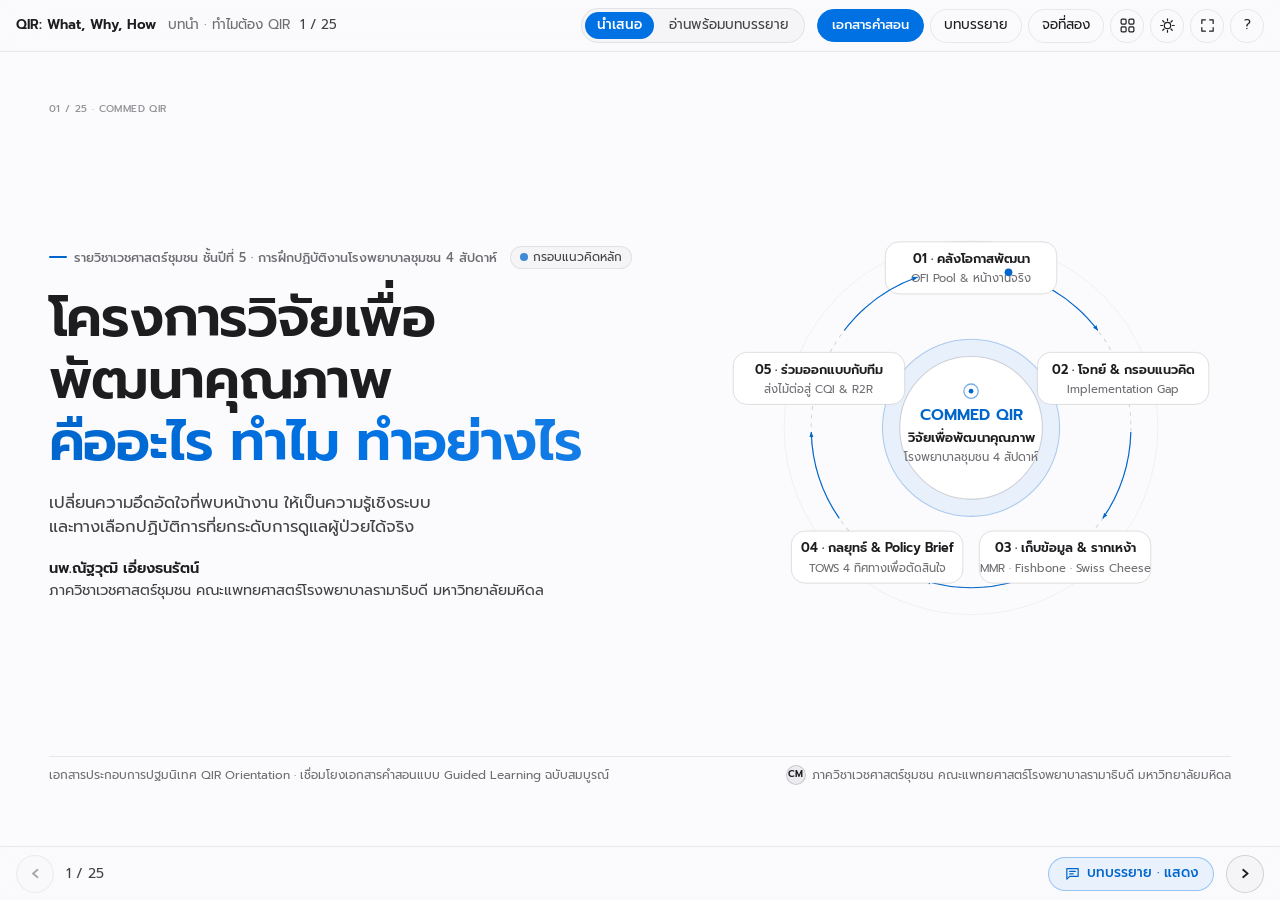
<file: QIR_Orientation_Slides.html>
<!doctype html>
<html lang="th" data-theme="light">
<head>
<meta charset="utf-8">
<meta name="viewport" content="width=device-width,initial-scale=1,viewport-fit=cover">
<title>โครงการวิจัยเพื่อพัฒนาคุณภาพบริการสุขภาพ (QIR: What, Why, How)</title>
<meta name="description" content="สไลด์ประกอบการเรียนการสอนและบทบรรยายรายสไลด์ รายวิชาเวชศาสตร์ชุมชน ชั้นปีที่ 5 (COMMED QIR) ภาควิชาเวชศาสตร์ชุมชน คณะแพทยศาสตร์โรงพยาบาลรามาธิบดี มหาวิทยาลัยมหิดล">
<link rel="icon" href="data:image/svg+xml,%3Csvg xmlns='http://www.w3.org/2000/svg' viewBox='0 0 48 48'%3E%3Crect width='48' height='48' rx='12' fill='%231d1d1f'/%3E%3Ccircle cx='24' cy='24' r='14' fill='none' stroke='%23f5f5f7' stroke-width='2.8' stroke-opacity='.35'/%3E%3Cpath d='M16 25l5 5 11-12' fill='none' stroke='%232997ff' stroke-width='3.8' stroke-linecap='round' stroke-linejoin='round'/%3E%3C/svg%3E">
<style>
@import url("https://fonts.googleapis.com/css2?family=Prompt:wght@300;400;500;600&display=swap");
/* Peitho deck engine: stylesheet (adapted for Ramathibodi COMMED QIR Orientation).
 * Layout concept: one 16:9-proportioned slide per screen in Present, all slides
 * stacked with notes in Read. Every size derives from --u (1/100 of the slide
 * width), so the same slide holds its layout on a 1920x1080 projector and a
 * 1280x800 laptop. When the bottom speaker-note panel (.notes-drawer) is open,
 * --drawer-h reserves docked room below the slide so notes never cover slide content.
 */
:root {
  color-scheme: dark;
  --bg: #0a0e14;
  --surface: #101722;
  --surface-2: #151e2b;
  --surface-3: #1c2737;
  --glass: rgba(10, 14, 20, 0.92);
  --line: rgba(255, 255, 255, 0.10);
  --line-strong: rgba(255, 255, 255, 0.24);
  --grid: rgba(255, 255, 255, 0.08);
  --axis: rgba(255, 255, 255, 0.32);
  --text-1: #ffffff;
  --text-2: #d0cfc6;
  --muted: #9a988f;
  --inverse: #0a0e14;
  --accent: #f08a66;
  --accent-soft: rgba(240, 138, 102, 0.14);
  --focus: #ffc2ab;
  --p1: #13a5b2;
  --p2: #796ce0;
  --p3: #b38c15;
  --p1-soft: rgba(19, 165, 178, 0.18);
  --p2-soft: rgba(121, 108, 224, 0.20);
  --p3-soft: rgba(179, 140, 21, 0.20);
  --neutral: #8a93a0;
  --neutral-soft: rgba(138, 147, 160, 0.22);
  --good: #3fb37f;
  --bad: #e5675f;

  --font-th: "Prompt", "Noto Sans Thai", "Sukhumvit Set", "Thonburi", system-ui, -apple-system, sans-serif;
  --font: var(--font-th);
  --display: var(--font-th);
  --display-weight: 600;
  --serif: var(--font-th);
  --math: "STIX Two Math", "Cambria Math", "Times New Roman", Times, serif;
  --mono: ui-monospace, "SF Mono", Menlo, Consolas, monospace;
  --radius: 14px;
  --radius-sm: 8px;
  --topbar-h: 52px;
  --ribbon-h: 54px;
  --drawer-h: 0px;
  --note-fs: 16.5px;
  --dur: 340ms;
  --ease: cubic-bezier(.3, .7, .2, 1);

  --u: min(1vw, calc((100dvh - var(--topbar-h) - var(--ribbon-h) - var(--drawer-h)) * 1.7778 / 100));
  --fs-kicker: max(12px, calc(var(--u) * 0.86));
  --fs-display: max(32px, calc(var(--u) * 4.4));
  --fs-title: max(22px, calc(var(--u) * 2.65));
  --fs-lead: max(16px, calc(var(--u) * 1.32));
  --fs-body: max(14.5px, calc(var(--u) * 1.08));
  --fs-small: max(12px, calc(var(--u) * 0.86));
  --fs-stat: max(30px, calc(var(--u) * 4.0));
  --pad-x: calc(var(--u) * 4);
  --pad-y: calc(var(--u) * 2.5);
  --gap: calc(var(--u) * 2.4);
}
@media (prefers-color-scheme: light) {
  :root:not([data-theme="dark"]) {
    color-scheme: light;
    --bg: #f3f5f8; --surface: #ffffff; --surface-2: #eaeef3; --surface-3: #dfe5ec;
    --glass: rgba(243, 245, 248, 0.94);
    --line: rgba(15, 22, 32, 0.12); --line-strong: rgba(15, 22, 32, 0.26);
    --grid: rgba(15, 22, 32, 0.08); --axis: rgba(15, 22, 32, 0.38);
    --text-1: #0f1620; --text-2: #39424f; --muted: #5d6673; --inverse: #ffffff;
    --accent: #b4462a; --accent-soft: rgba(180, 70, 42, 0.10); --focus: #b4462a;
    --p1: #00939f; --p2: #5f52c9; --p3: #8c6c0a;
    --p1-soft: rgba(0, 147, 159, 0.14); --p2-soft: rgba(95, 82, 201, 0.13); --p3-soft: rgba(140, 108, 10, 0.14);
    --neutral: #6b7480; --neutral-soft: rgba(107, 116, 128, 0.18);
    --good: #1d8a5a; --bad: #c2413a;
  }
}
:root[data-theme="light"] {
  color-scheme: light;
  --bg: #f3f5f8; --surface: #ffffff; --surface-2: #eaeef3; --surface-3: #dfe5ec;
  --glass: rgba(243, 245, 248, 0.94);
  --line: rgba(15, 22, 32, 0.12); --line-strong: rgba(15, 22, 32, 0.26);
  --grid: rgba(15, 22, 32, 0.08); --axis: rgba(15, 22, 32, 0.38);
  --text-1: #0f1620; --text-2: #39424f; --muted: #5d6673; --inverse: #ffffff;
  --accent: #b4462a; --accent-soft: rgba(180, 70, 42, 0.10); --focus: #b4462a;
  --p1: #00939f; --p2: #5f52c9; --p3: #8c6c0a;
  --p1-soft: rgba(0, 147, 159, 0.14); --p2-soft: rgba(95, 82, 201, 0.13); --p3-soft: rgba(140, 108, 10, 0.14);
  --neutral: #6b7480; --neutral-soft: rgba(107, 116, 128, 0.18);
  --good: #1d8a5a; --bad: #c2413a;
}
@media (prefers-reduced-motion: reduce) { :root { --dur: 0ms; } }

body {
  --fs-kicker: max(12px, calc(var(--u) * 0.96));
  --fs-display: max(30px, calc(var(--u) * 4.3));
  --fs-title: max(21px, calc(var(--u) * 2.55));
  --fs-lead: max(15.5px, calc(var(--u) * 1.30));
  --fs-body: max(14px, calc(var(--u) * 1.10));
  --fs-small: max(12px, calc(var(--u) * 0.85));
  --fs-stat: max(28px, calc(var(--u) * 3.9));
  --pad-x: calc(var(--u) * 3.8);
  --pad-y: calc(var(--u) * 2.4);
  --gap: calc(var(--u) * 2.2);
}

/* ---------- base ---------- */
*, *::before, *::after { box-sizing: border-box; }
html { -webkit-text-size-adjust: 100%; }
body {
  margin: 0; background: var(--bg); color: var(--text-2);
  font-family: var(--font); font-size: var(--fs-body); line-height: 1.55; font-weight: 400;
  font-variant-numeric: tabular-nums; -webkit-font-smoothing: antialiased;
}
h1, h2, h3, h4 { color: var(--text-1); font-weight: 500; margin: 0; line-height: 1.22; text-wrap: balance; }
.title, .display, .stat__n, .question, .evid__n, .numbered li::before { font-family: var(--display); font-weight: var(--display-weight); letter-spacing: 0; }
p { margin: 0; }
ul, ol { margin: 0; padding: 0; }
a { color: var(--accent); text-underline-offset: 3px; }
button, input, select { font: inherit; color: inherit; }
button { cursor: pointer; }
kbd { font-family: var(--mono); font-size: .82em; border: 1px solid var(--line-strong); border-bottom-width: 2px; border-radius: 6px; padding: 1px 6px; color: var(--text-1); background: var(--surface-2); }
:focus-visible { outline: 3px solid var(--focus); outline-offset: 2px; border-radius: 4px; }
#deck:focus { outline: none; }
[hidden] { display: none !important; }
.skip { position: fixed; left: -999px; top: 0; z-index: 100; background: var(--accent); color: var(--inverse); padding: 8px 12px; }
.skip:focus { left: 8px; }
.loading { padding: 48px var(--pad-x); color: var(--muted); }
.vh { position: absolute !important; width: 1px; height: 1px; overflow: hidden; clip: rect(0 0 0 0); white-space: nowrap; }
.icon { width: 17px; height: 17px; stroke: currentColor; stroke-width: 1.7; fill: none; flex: none; stroke-linecap: round; stroke-linejoin: round; }

/* ---------- buttons ---------- */
.btn { display: inline-flex; align-items: center; justify-content: center; gap: .42em; min-height: 34px; padding: 5px 13px; border-radius: 999px; border: 1px solid var(--line-strong); background: var(--surface-2); color: var(--text-1); font-size: 13.5px; white-space: nowrap; transition: border-color .2s, background .2s, color .2s; }
.btn:hover { border-color: var(--accent); }
.btn:disabled { opacity: .38; cursor: default; }
.btn--ghost { background: transparent; }
.btn--icon { min-width: 34px; padding: 5px; }
.btn--nav { width: 38px; height: 38px; min-height: 38px; padding: 0; font-size: 1.45rem; line-height: 1; }
.btn[aria-pressed="true"] { background: var(--hl, var(--accent)); border-color: var(--hl, var(--accent)); color: var(--inverse); font-weight: 500; }
.btn--speaker { padding: 5px 15px; font-weight: 500; border-color: var(--accent); background: var(--accent-soft); color: var(--text-1); }
.btn--speaker:hover { background: var(--surface-3); }

/* ---------- top bar ---------- */
.topbar {
  position: sticky; top: env(safe-area-inset-top, 0px); z-index: 30; height: var(--topbar-h);
  display: flex; align-items: center; gap: 12px;
  padding-left: max(16px, env(safe-area-inset-left, 0px)); padding-right: max(16px, env(safe-area-inset-right, 0px));
  background: var(--glass); border-bottom: 1px solid var(--line); backdrop-filter: blur(8px);
  font-size: 13.5px;
}
.topbar__brand { color: var(--text-1); font-weight: 600; white-space: nowrap; }
.topbar__where { display: flex; gap: 10px; min-width: 0; overflow: hidden; color: var(--muted); }
#chapter-name { white-space: nowrap; overflow: hidden; text-overflow: ellipsis; }
#slide-number { white-space: nowrap; color: var(--text-2); }
.modes { margin-left: auto; display: flex; gap: 3px; padding: 3px; border-radius: 999px; background: var(--surface); border: 1px solid var(--line); flex: none; }
.modes button { border: 0; background: none; color: var(--text-2); padding: 3px 12px; border-radius: 999px; font-size: 13.5px; }
.modes button[aria-pressed="true"] { background: var(--accent); color: var(--inverse); font-weight: 500; }
.topbar__tools { display: flex; gap: 6px; align-items: center; flex: none; }
.only-present { display: none !important; }
.mode-present .only-present { display: inline-flex !important; }
.mode-present .ribbon.only-present { display: grid !important; }

/* ---------- deck and slides ---------- */
.deck { position: relative; }
.slide {
  --hl: var(--accent); --hl-soft: var(--accent-soft);
  position: relative; display: grid; gap: var(--gap);
  padding: var(--pad-y) var(--pad-x) calc(var(--pad-y) * .78);
  min-width: 0; overflow: hidden; background: var(--bg);
}
.slide[data-paper="p1"] { --hl: var(--p1); --hl-soft: var(--p1-soft); }
.slide[data-paper="p2"] { --hl: var(--p2); --hl-soft: var(--p2-soft); }
.slide[data-paper="p3"] { --hl: var(--p3); --hl-soft: var(--p3-soft); }

/* Present mode: keeps room for topbar, bottom ribbon, and optional docked speaker-note drawer */
.mode-present {
  --u: min(1vw, calc((100dvh - var(--topbar-h) - var(--ribbon-h) - var(--drawer-h)) * 1.7778 / 100));
}
.mode-present.drawer-open {
  --drawer-h: min(30dvh, 215px);
}
.mode-present.is-fullscreen:not(.drawer-open) {
  --u: min(1vw, calc(100dvh * 1.7778 / 100));
}
.mode-present .topbar { position: fixed; left: 0; right: 0; top: 0; transition: opacity .3s var(--ease), transform .3s var(--ease); }
.mode-present .deck {
  position: fixed;
  top: var(--topbar-h);
  bottom: calc(var(--ribbon-h) + var(--drawer-h) + env(safe-area-inset-bottom, 0px));
  left: 0; right: 0;
  transition: bottom .25s var(--ease), top .25s var(--ease);
}
.mode-present.is-fullscreen:not(.drawer-open) .deck {
  top: 0; bottom: 0;
}
.ribbon { transition: opacity .3s var(--ease), transform .3s var(--ease); }
.ribbon__timer { display: none !important; }
.mode-present.chrome-off .topbar { opacity: 0; transform: translateY(-100%); pointer-events: none; }
.mode-present.chrome-off .ribbon { opacity: 0; transform: translateY(100%); pointer-events: none; }
.mode-present.chrome-off .deck { cursor: none; }
.mode-present .slide { display: none; position: absolute; inset: 0; margin: auto; width: calc(var(--u) * 100); height: calc(var(--u) * 56.25); }
.mode-present .slide.is-active { display: grid; animation: enter var(--dur) var(--ease); }
@keyframes enter { from { transform: translateY(8px); } to { transform: none; } }

.slide[data-layout="split"] { grid-template-columns: minmax(0, .94fr) minmax(0, 1.26fr); grid-template-rows: minmax(0, 1fr) auto; grid-template-areas: "text fig" "foot foot"; }
.slide[data-layout="split-even"] { grid-template-columns: minmax(0, 1fr) minmax(0, 1fr); grid-template-rows: minmax(0, 1fr) auto; grid-template-areas: "text fig" "foot foot"; }
.slide[data-layout="wide"] { grid-template-columns: minmax(0, 1fr); grid-template-rows: auto minmax(0, 1fr) auto; grid-template-areas: "text" "fig" "foot"; }
.slide[data-layout="quote"] { grid-template-columns: minmax(0, 1fr) minmax(0, 1fr); grid-template-rows: auto auto minmax(0, 1fr) auto; grid-template-areas: "text text" "quote quote" "colA colB" "foot foot"; row-gap: calc(var(--gap) * .8); }
.slide[data-layout="title"] { grid-template-columns: minmax(0, 1.22fr) minmax(0, 1fr); grid-template-rows: minmax(0, 1fr) auto; grid-template-areas: "text fig" "foot foot"; align-items: center; }

.slide__text { grid-area: text; min-width: 0; display: flex; flex-direction: column; gap: calc(var(--u) * 1.0); }
.slide__fig { grid-area: fig; min-width: 0; min-height: 0; display: flex; flex-direction: column; }
.slide__foot { grid-area: foot; display: flex; gap: 14px; align-items: center; justify-content: space-between; border-top: 1px solid var(--line); padding-top: calc(var(--u) * .65); font-size: var(--fs-small); color: var(--muted); line-height: 1.42; }
.slide__source { min-width: 0; }
.col-a { grid-area: colA; min-width: 0; }
.col-b { grid-area: colB; min-width: 0; }
.slide__quote { grid-area: quote; min-width: 0; }

.kicker { display: flex; align-items: center; gap: .6em; font-size: var(--fs-kicker); letter-spacing: .04em; color: var(--muted); font-weight: 500; }
.kicker .dot { width: .75em; height: .75em; border-radius: 50%; background: var(--hl); flex: none; }
.title { font-size: var(--fs-title); line-height: 1.18; }
.title em, .display em { font-style: normal; color: var(--hl); }
.display { font-size: var(--fs-display); line-height: 1.12; }
.lead { font-size: var(--fs-lead); color: var(--text-1); line-height: 1.44; font-weight: 300; max-width: 48ch; }
.slide[data-layout="wide"] .lead, .slide[data-layout="quote"] .lead { max-width: 78ch; }
.body { display: flex; flex-direction: column; gap: calc(var(--u) * .72); color: var(--text-2); max-width: 56ch; }
.body ul { list-style: none; display: flex; flex-direction: column; gap: calc(var(--u) * .5); }
.body li { position: relative; padding-left: 1.1em; }
.body li::before { content: ""; position: absolute; left: 0; top: .62em; width: .42em; height: .42em; border-radius: 50%; background: var(--hl); }
.body strong, .lead strong { color: var(--text-1); font-weight: 500; }
.caveat { font-size: var(--fs-small); color: var(--muted); padding-left: 1.4em; position: relative; }
.caveat::before { content: "ⓘ"; position: absolute; left: 0; }

/* claim-type badge */
.badge { display: inline-flex; align-items: center; gap: .45em; flex: none; border: 1px solid var(--line-strong); border-radius: 999px; padding: 2px 10px; color: var(--text-2); white-space: nowrap; }
.badge::before { content: ""; width: .7em; height: .7em; flex: none; }
.badge[data-claim="concept"]::before { border-radius: 50%; background: var(--p1); }
.badge[data-claim="method"]::before { background: var(--p2); transform: rotate(45deg) scale(.85); }
.badge[data-claim="case"]::before { border: 1.5px solid var(--p3); border-radius: 50%; background: var(--p3-soft); }
.badge[data-claim="action"]::before { border-radius: 50%; border: 1.5px solid var(--good); background: linear-gradient(90deg, var(--good) 50%, transparent 50%); }

/* ---------- steps ---------- */
[data-step] { transition: opacity var(--dur) var(--ease), transform var(--dur) var(--ease); }
.mode-present .is-pending { opacity: 0; transform: translateY(6px); visibility: hidden; }
.mode-present .is-dim { opacity: .38; }

/* ---------- content components ---------- */
.stats { display: grid; grid-template-columns: repeat(4, minmax(0, 1fr)); gap: calc(var(--u) * 1.4); }
.stat { display: flex; flex-direction: column; gap: calc(var(--u) * .45); padding-top: calc(var(--u) * .9); border-top: 2px solid var(--line-strong); min-width: 0; }
.stat__n { font-size: var(--fs-stat); line-height: 1; color: var(--text-1); }
.stat__l { color: var(--text-2); font-size: var(--fs-body); }
.stat__s { color: var(--muted); font-size: var(--fs-small); margin-top: auto; }

.quote { margin: 0; padding: calc(var(--u) * 1.1) 0 calc(var(--u) * 1.1) calc(var(--u) * 1.8); border-left: 3px solid var(--hl); }
.quote p { font-family: var(--serif); font-size: calc(var(--fs-lead) * 1.08); line-height: 1.42; color: var(--text-1); max-width: 66ch; }
.quote cite { display: block; margin-top: calc(var(--u) * .55); font-style: normal; font-size: var(--fs-small); color: var(--muted); }
.colhead { font-size: var(--fs-kicker); letter-spacing: .04em; color: var(--muted); font-weight: 500; margin-bottom: calc(var(--u) * .65); display: flex; gap: .55em; align-items: center; }
.colhead::before { content: ""; width: 1.6em; height: 2px; background: var(--hl); }
.col-b .colhead::before { background: var(--accent); }

.chips { display: flex; flex-wrap: wrap; gap: 7px; }
.chip { display: inline-flex; flex-wrap: wrap; gap: .45em; align-items: center; max-width: 100%; border-radius: 999px; padding: 3px 11px; border: 1px solid var(--line-strong); font-size: var(--fs-small); color: var(--text-2); }
.chip i { width: .68em; height: .68em; border-radius: 50%; flex: none; }

/* ---------- figures ---------- */
.fig { flex: 1; min-height: 0; display: flex; flex-direction: column; gap: calc(var(--u) * .7); }
.fig__svg { flex: 1; min-height: 0; width: 100%; }
.fig__svg svg { display: block; width: 100%; height: 100%; overflow: visible; }
.fig svg text { font-family: var(--font); fill: var(--text-2); }
.fig .t-muted { fill: var(--muted); }
.fig .t-strong { fill: var(--text-1); }
.fig .grid { stroke: var(--grid); stroke-width: 1; }
.fig .axis { stroke: var(--axis); stroke-width: 1; }
.fig .note { font-size: var(--fs-small); color: var(--muted); }

.tbl { width: 100%; border-collapse: collapse; font-size: var(--fs-small); line-height: 1.42; }
.tbl th { text-align: left; font-weight: 500; color: var(--muted); padding: 6px 10px; border-bottom: 1px solid var(--line-strong); font-size: calc(var(--fs-small) * .94); vertical-align: bottom; }
.tbl td { padding: calc(var(--u) * .65) 10px; border-bottom: 1px solid var(--line); vertical-align: top; color: var(--text-2); }
.tbl td:first-child { color: var(--text-1); font-weight: 500; }

.tooltip { position: fixed; z-index: 60; pointer-events: none; background: var(--surface-3); color: var(--text-1); border: 1px solid var(--line-strong); border-radius: var(--radius-sm); padding: 6px 10px; font-size: 13px; line-height: 1.4; max-width: 280px; box-shadow: 0 6px 20px rgba(0,0,0,.25); }

/* ---------- title slide ---------- */
.slide[data-layout="title"] .slide__text { gap: calc(var(--u) * 1.4); }
.byline { font-size: var(--fs-body); color: var(--text-2); line-height: 1.55; }
.byline b { color: var(--text-1); font-weight: 600; }

/* ---------- bottom ribbon (present) ---------- */
.ribbon {
  position: fixed; left: 0; right: 0; bottom: 0; z-index: 35; height: calc(var(--ribbon-h) + env(safe-area-inset-bottom, 0px));
  display: none; grid-template-columns: auto 1fr auto auto; align-items: center; gap: 12px;
  padding: 0 max(16px, env(safe-area-inset-right, 0px)) env(safe-area-inset-bottom, 0px) max(16px, env(safe-area-inset-left, 0px));
  background: var(--glass); border-top: 1px solid var(--line); backdrop-filter: blur(8px); font-size: 14px; color: var(--muted);
}
.ribbon__pos { color: var(--text-2); font-weight: 400; }
.ribbon__progress { position: absolute; left: 0; right: 0; top: -1px; height: 3px; background: transparent; }
.ribbon__progress span { display: block; height: 100%; width: 0; background: var(--accent); transition: width var(--dur) var(--ease); }

/* ---------- docked bottom speaker-note panel & second presenter window ---------- */
.notes-drawer {
  position: fixed; z-index: 34; left: 0; right: 0;
  bottom: calc(var(--ribbon-h) + env(safe-area-inset-bottom, 0px));
  height: min(30dvh, 215px);
  overflow-y: auto;
  background: var(--surface);
  border-top: 1px solid var(--line-strong);
  box-shadow: 0 -10px 28px rgba(0, 0, 0, 0.28);
  padding: 12px max(20px, env(safe-area-inset-right, 0px)) 16px max(20px, env(safe-area-inset-left, 0px));
  font-size: var(--note-fs);
  line-height: 1.62;
  color: var(--text-2);
}
.notes-drawer__bar {
  display: flex; align-items: center; justify-content: space-between; gap: 12px;
  margin-bottom: 8px; padding-bottom: 6px; border-bottom: 1px solid var(--line);
  position: sticky; top: -12px; background: var(--surface); padding-top: 4px; z-index: 2;
}
.notes-drawer__bar h3, .nw h3 { font-size: 13.5px; color: var(--muted); font-weight: 500; letter-spacing: .03em; margin: 0; }
.notes-drawer__actions { display: inline-flex; align-items: center; gap: 6px; }
.notes-drawer__actions .btn { min-height: 28px; padding: 2px 10px; font-size: 12.5px; }
.notes-drawer__body { max-width: 108ch; display: flex; flex-direction: column; gap: 6px; }
.note-step { padding: 5px 0 5px 12px; border-left: 3px solid var(--line); transition: border-color .2s, color .2s; }
.note-step__tag { display: inline-block; font-size: .8em; font-weight: 500; color: var(--muted); margin-right: .55em; }
.note-step.is-now { border-left-color: var(--accent); color: var(--text-1); background: var(--accent-soft); border-radius: 0 6px 6px 0; padding-right: 10px; }
.note-step.is-now .note-step__tag { color: var(--accent); }
.note-step.is-past { opacity: .62; }
.note-bridge { margin-top: 6px; padding-left: 12px; color: var(--muted); font-size: .92em; border-left: 3px dashed var(--line-strong); }

.view-notes .topbar, .view-notes .ribbon, .view-notes .deck, .view-notes .skip, .view-notes .notes-drawer { display: none !important; }
.nw { display: grid; grid-template-columns: minmax(0, 1fr) 300px; gap: 28px; padding: 22px max(16px, env(safe-area-inset-right, 0px)) 22px max(16px, env(safe-area-inset-left, 0px)); min-height: 100dvh; font-size: 20px; line-height: 1.62; }
.nw__main { min-width: 0; display: flex; flex-direction: column; gap: 12px; }
.nw__title { font-size: 26px; color: var(--text-1); font-family: var(--display); font-weight: var(--display-weight); }
.nw__meta { color: var(--muted); font-size: 15px; }
.nw__side { display: flex; flex-direction: column; gap: 18px; position: sticky; top: 22px; align-self: start; }
.nw__clock { font-size: 52px; line-height: 1; color: var(--text-1); font-weight: 600; }
.nw__pace { font-size: 16px; }
.nw__pace.late { color: var(--bad); }
.nw__pace.early { color: var(--good); }
.nw__next { border-top: 1px solid var(--line); padding-top: 12px; font-size: 15.5px; color: var(--muted); }
.nw__next b { display: block; color: var(--text-1); font-weight: 500; font-size: 17.5px; margin-top: 3px; }
.nw__btns { display: flex; gap: 8px; }

/* ---------- dialogs ---------- */
.sheet { border: 1px solid var(--line-strong); border-radius: var(--radius); background: var(--surface); color: var(--text-2); padding: 0; width: min(1120px, calc(100vw - 32px)); max-height: calc(100dvh - 48px); }
.sheet--narrow { width: min(580px, calc(100vw - 32px)); }
.sheet::backdrop { background: rgba(0, 0, 0, .58); }
.sheet__head { display: flex; justify-content: space-between; align-items: center; padding: 14px 18px; border-bottom: 1px solid var(--line); position: sticky; top: 0; background: var(--surface); z-index: 2; }
.sheet__head h2 { font-size: 18px; }
.sheet__note { padding: 0 18px 18px; font-size: 14px; color: var(--muted); line-height: 1.5; }
.overview { list-style: none; display: grid; grid-template-columns: repeat(auto-fill, minmax(225px, 1fr)); gap: 10px; padding: 16px 18px 20px; }
.overview button { width: 100%; text-align: left; border: 1px solid var(--line); border-radius: var(--radius-sm); background: var(--surface-2); padding: 10px 12px; display: flex; flex-direction: column; gap: 5px; min-height: 92px; }
.overview button:hover, .overview button[aria-current="true"] { border-color: var(--accent); background: var(--surface-3); }
.overview .o-n { font-size: 12px; color: var(--muted); display: flex; justify-content: space-between; gap: 8px; }
.overview .o-t { color: var(--text-1); font-size: 13.5px; line-height: 1.36; }
.overview .o-dot { width: 8px; height: 8px; border-radius: 50%; display: inline-block; margin-right: 6px; }
.keys { display: grid; grid-template-columns: auto 1fr; gap: 10px 16px; padding: 16px 18px; margin: 0; font-size: 14.5px; }
.keys dt { white-space: nowrap; }
.keys dd { margin: 0; color: var(--text-2); }

/* ---------- read mode ---------- */
.mode-read { --u: min(calc((100vw - 48px) / 100), 12.6px); }
.mode-read .deck { display: flex; flex-direction: column; align-items: center; gap: 28px; padding: 28px max(16px, env(safe-area-inset-right, 0px)) 64px max(16px, env(safe-area-inset-left, 0px)); }
.mode-read .slide-wrap { width: min(100%, 1260px); display: flex; flex-direction: column; gap: 0; }
.mode-read .slide { scroll-margin-top: calc(var(--topbar-h) + 16px); width: 100%; aspect-ratio: 16 / 9; border: 1px solid var(--line); border-radius: var(--radius) var(--radius) 0 0; }
.mode-read .read-notes { border: 1px solid var(--line); border-top: 0; border-radius: 0 0 var(--radius) var(--radius); background: var(--surface); padding: 14px 20px 16px; font-size: 15.5px; line-height: 1.62; color: var(--text-2); }
.mode-read .read-notes summary { cursor: pointer; color: var(--text-1); font-weight: 500; font-size: 14px; }
.mode-read .read-notes p { margin-top: 8px; max-width: 88ch; }
.mode-present .read-notes { display: none; }
.mode-present .slide-wrap { display: contents; }
.mode-read .notes-drawer { display: none !important; }

/* ---------- narrow screens: stack and scroll ---------- */
@media (max-width: 860px) {
  :root, .mode-read, .mode-present { --u: 9px; }
  .mode-present .topbar { position: sticky; }
  .mode-present.chrome-off .topbar, .mode-present.chrome-off .ribbon { opacity: 1; transform: none; pointer-events: auto; }
  .mode-present.chrome-off .deck { cursor: auto; }
  .topbar__where, .topbar__brand { display: none; }
  .modes { margin-left: 0; }
  .topbar { justify-content: space-between; }
  .mode-present .deck { position: relative; top: auto; bottom: auto; height: auto; min-height: calc(100dvh - var(--topbar-h) - var(--ribbon-h)); padding-bottom: calc(var(--ribbon-h) + var(--drawer-h) + 20px); }
  .mode-present .slide, .mode-present .slide.is-active { position: relative; inset: auto; width: auto; height: auto; }
  .slide, .mode-read .slide { aspect-ratio: auto; grid-template-columns: minmax(0, 1fr) !important; grid-template-rows: auto !important; grid-template-areas: "text" "quote" "fig" "colA" "colB" "foot" !important; padding: 20px max(16px, env(safe-area-inset-right, 0px)) 18px max(16px, env(safe-area-inset-left, 0px)); }
  .slide__fig { min-height: 300px; }
  .stats { grid-template-columns: minmax(0, 1fr) minmax(0, 1fr); }
  .nw { grid-template-columns: minmax(0, 1fr); }
  .notes-drawer { height: min(38dvh, 250px); }
}

@media print {
  .topbar, .ribbon, .notes-drawer, .skip { display: none !important; }
  .slide { break-inside: avoid; }
}

/* Apple-inspired Monochromatic & Signature Blue Theme for Ramathibodi COMMED QIR Orientation
 * Default: Apple Editorial Light (#fbfbfd / #f5f5f7 / #ffffff + #1d1d1f + #0071e3)
 * Toggle (T): Apple Pro Space Black (#000000 / #121214 / #1c1c1e + #f5f5f7 + #2997ff)
 */
:root, :root[data-theme="light"] {
  color-scheme: light;
  --bg: #fbfbfd;
  --surface: #f5f5f7;
  --surface-2: #ebebf0;
  --surface-3: #dedee5;
  --glass: rgba(251, 251, 253, 0.80);
  --card: #f5f5f7;
  --card-strong: #ffffff;
  --line: rgba(0, 0, 0, 0.08);
  --line-strong: rgba(0, 0, 0, 0.15);
  --grid: rgba(0, 0, 0, 0.05);
  --axis: rgba(29, 29, 31, 0.34);
  --text-1: #1d1d1f;
  --text-2: #424245;
  --muted: #6e6e73;
  --inverse: #ffffff;

  --grad: linear-gradient(95deg, #0066cc 0%, #0071e3 55%, #147ce5 100%);
  --grad-solid: #0066cc;
  --accent: #0071e3;
  --accent-text: #0066cc;
  --accent-soft: rgba(0, 113, 227, 0.075);
  --focus: #0071e3;

  /* Disciplined Tonal Slate + Apple Blue Series (zero rainbow clash) */
  --p1: rgba(0, 102, 204, 0.30);
  --p1-text: #005bb5;
  --p1-soft: rgba(0, 113, 227, 0.055);

  --p2: rgba(29, 29, 31, 0.18);
  --p2-text: #1d1d1f;
  --p2-soft: rgba(29, 29, 31, 0.04);

  --p3: rgba(51, 78, 104, 0.24);
  --p3-text: #2c445e;
  --p3-soft: rgba(51, 78, 104, 0.05);

  --neutral: rgba(0, 0, 0, 0.14);
  --neutral-text: #6e6e73;
  --neutral-soft: rgba(0, 0, 0, 0.035);

  --good: rgba(0, 113, 227, 0.42);
  --good-text: #0066cc;
  --good-soft: rgba(0, 113, 227, 0.065);

  --bad: rgba(168, 54, 48, 0.28);
  --bad-text: #9e352f;
  --bad-soft: rgba(168, 54, 48, 0.045);

  --wk1: #ffffff;
  --wk2: #f4f7fc;
  --wk3: #eaf2fc;
  --wk4: #dceafa;
}

:root[data-theme="dark"] {
  color-scheme: dark;
  --bg: #000000;
  --surface: #121214;
  --surface-2: #1d1d1f;
  --surface-3: #2c2c2e;
  --glass: rgba(18, 18, 20, 0.78);
  --card: #121214;
  --card-strong: #1c1c1e;
  --line: rgba(255, 255, 255, 0.10);
  --line-strong: rgba(255, 255, 255, 0.18);
  --grid: rgba(255, 255, 255, 0.06);
  --axis: rgba(245, 245, 247, 0.34);
  --text-1: #f5f5f7;
  --text-2: #c7c7cc;
  --muted: #86868b;
  --inverse: #ffffff;

  --grad: linear-gradient(95deg, #2997ff 0%, #5ac8fa 60%, #2997ff 100%);
  --grad-solid: #2997ff;
  --accent: #0071e3;
  --accent-text: #2997ff;
  --accent-soft: rgba(41, 151, 255, 0.12);
  --focus: #2997ff;

  --p1: rgba(41, 151, 255, 0.34);
  --p1-text: #5eb0ff;
  --p1-soft: rgba(41, 151, 255, 0.09);

  --p2: rgba(255, 255, 255, 0.20);
  --p2-text: #f5f5f7;
  --p2-soft: rgba(255, 255, 255, 0.05);

  --p3: rgba(148, 176, 208, 0.26);
  --p3-text: #b8cde6;
  --p3-soft: rgba(148, 176, 208, 0.07);

  --neutral: rgba(255, 255, 255, 0.14);
  --neutral-text: #98989d;
  --neutral-soft: rgba(255, 255, 255, 0.04);

  --good: rgba(41, 151, 255, 0.44);
  --good-text: #2997ff;
  --good-soft: rgba(41, 151, 255, 0.10);

  --bad: rgba(229, 107, 101, 0.32);
  --bad-text: #eb827c;
  --bad-soft: rgba(229, 107, 101, 0.08);

  --wk1: #141416;
  --wk2: #151c26;
  --wk3: #162436;
  --wk4: #182f4c;
}

body {
  background: var(--bg);
  --fs-kicker: max(12.5px, calc(var(--u) * 0.98));
  --fs-body: max(14.5px, calc(var(--u) * 1.12));
  --fs-lead: max(16.5px, calc(var(--u) * 1.28));
  --fs-badge: max(12px, calc(var(--u) * 0.90));
}
:root[data-theme="dark"] body {
  background:
    radial-gradient(ellipse 75% 45% at 50% -5%, rgba(41, 151, 255, 0.065), transparent 70%),
    var(--bg);
}

/* Frosted Apple glass chrome */
.topbar, .ribbon {
  backdrop-filter: saturate(180%) blur(20px);
  -webkit-backdrop-filter: saturate(180%) blur(20px);
}
.topbar { z-index: 30; }
.ribbon { z-index: 35; }
.notes-drawer {
  z-index: 34;
  background: var(--glass);
  backdrop-filter: saturate(180%) blur(24px);
  -webkit-backdrop-filter: saturate(180%) blur(24px);
  box-shadow: 0 -8px 30px rgba(0, 0, 0, 0.08);
}
.notes-drawer__bar { background: transparent; }
.deck { z-index: 1; }
.slide { background: transparent; }
.read-notes { position: relative; z-index: 1; }

.hud-meta {
  position: absolute; top: calc(var(--u) * 0.95); left: var(--pad-x); pointer-events: none; z-index: 1;
  font-size: max(10px, calc(var(--u) * .60)); color: var(--muted); opacity: .72;
  font-variant-numeric: tabular-nums; letter-spacing: .04em; font-weight: 500;
}
.slide > :not(.hud-meta) { position: relative; z-index: 1; }
.slide[data-layout="title"] .slide__fig { align-self: stretch; }

.title { text-wrap: balance; letter-spacing: -0.016em; }
.lead, .body p { text-wrap: pretty; }
.nobr { white-space: nowrap; }

/* ---------- Apple editorial typography ---------- */
.kicker {
  color: var(--muted); letter-spacing: 0; text-transform: none; font-weight: 500;
  gap: .6em; flex-wrap: wrap; row-gap: .3em;
}
.kicker .part {
  font-weight: 600; color: var(--accent-text);
}
.slide[data-part-start] .kicker { font-size: calc(var(--fs-kicker) * 1.12); color: var(--text-2); }
.slide[data-part-start] .kicker::before { width: calc(var(--u) * 2.2); height: 2.5px; }
.kicker .badges { display: inline-flex; flex-wrap: wrap; gap: .45em; margin-left: .4em; }
.kicker .badge { font-size: var(--fs-badge); font-weight: 400; padding: .10em .75em; color: var(--text-2); }
.kicker::before {
  content: ""; width: calc(var(--u) * 1.4); height: 2px; border-radius: 2px;
  background: var(--accent-text); flex: none;
}
.kicker .dot { display: none; }

.title, .display { color: var(--text-1); font-weight: 600; }
.title em, .display em {
  font-style: normal;
  color: var(--grad-solid);
  background: var(--grad);
  -webkit-background-clip: text;
  background-clip: text;
  -webkit-text-fill-color: transparent;
  -webkit-box-decoration-break: clone;
  box-decoration-break: clone;
}
.display { font-size: calc(var(--fs-display) * 1.0); line-height: 1.13; letter-spacing: -0.022em; }
.lead { color: var(--text-2); font-weight: 400; }
.lead em { font-style: normal; color: var(--accent-text); font-weight: 500; }
.body strong, .lead strong { color: var(--text-1); font-weight: 600; }
.body li::before { background: var(--accent-text); border-radius: 50%; }
.slide__foot { border-top: 1px solid var(--line); align-items: center; }

/* Unified subtle pill badges */
.badge { border-color: var(--line); background: var(--surface); color: var(--muted); }
.badge::before { border-radius: 50% !important; transform: none !important; border: 0 !important; background: var(--accent-text) !important; opacity: 0.75; }

.funder { display: inline-flex; align-items: center; gap: .55em; white-space: nowrap; color: var(--muted); }
.funder__crest {
  display: inline-flex; align-items: center; justify-content: center;
  width: max(20px, calc(var(--u) * 1.42)); height: max(20px, calc(var(--u) * 1.42));
  border-radius: 50%; background: var(--surface-2); border: 1px solid var(--line-strong);
  color: var(--text-1); font-weight: 600; font-size: max(9.5px, calc(var(--u) * .68)); flex: none;
}
.slide__foot .foot-right { display: flex; align-items: center; gap: 1em; flex: none; }

/* Apple pill controls */
.btn { border-color: var(--line-strong); background: var(--surface); color: var(--text-1); }
.btn--ghost { background: transparent; border-color: var(--line); }
.btn:hover { border-color: var(--text-2); background: var(--surface-2); }
.btn[aria-pressed="true"], .modes button[aria-pressed="true"] {
  background: var(--accent); border-color: var(--accent); color: #ffffff;
}
.btn--speaker {
  border-color: rgba(0, 113, 227, 0.35);
  color: var(--accent-text);
  background: var(--accent-soft);
}
.btn--speaker:hover {
  border-color: var(--accent);
  background: rgba(0, 113, 227, 0.14);
}
.btn--speaker[aria-pressed="true"] {
  background: var(--accent); border-color: var(--accent); color: #ffffff;
}
.ribbon__progress span { background: var(--accent-text); }

/* ---------- Bento cards and numbers ---------- */
.hud-panel {
  position: relative;
  border: 1px solid var(--line);
  background: var(--card);
  border-radius: 16px;
}
.hud-label { font-family: var(--font); font-size: max(11px, calc(var(--u) * .7)); color: var(--muted); }
.hud-num { font-family: var(--display); color: var(--text-1); line-height: 1; font-weight: 600; font-variant-numeric: tabular-nums; }
.hud-num.hl, .hud-num.need, .hud-num.good { color: var(--accent-text); }
.hud-num.bad { color: var(--bad-text); }
.hud-num.hosp { color: var(--p3-text); }

.slide__text .fig-side { flex: 1 1 auto; min-height: 0; margin-top: calc(var(--u) * .55); }
.slide[data-layout^="split"] .slide__fig { padding-top: calc(var(--fs-kicker) * 1.45 + var(--u) * 1.0); }
.slide[data-layout^="split"][data-part-start] .slide__fig { padding-top: calc(var(--fs-kicker) * 1.75 + var(--u) * 1.0); }
.slide[data-layout="wide"] .body { max-width: 78ch; }
.body .key { display: block; font-size: var(--fs-lead); color: var(--text-1); font-weight: 500; line-height: 1.35; margin-bottom: .2em; }

/* figure text in SVG */
.fig svg text { font-family: var(--font); }
.fig svg .mono { font-family: var(--font); letter-spacing: .02em; font-variant-numeric: tabular-nums; }
.fig svg .t-accent { fill: var(--accent-text); }
.fig svg .t-bad { fill: var(--bad-text); }
.fig svg .t-need { fill: var(--p1-text); }
.fig svg .t-p2 { fill: var(--p2-text); }
.fig svg .t-hosp { fill: var(--p3-text); }
.fig svg .t-pro { fill: var(--neutral-text); }
.fig svg .t-good { fill: var(--good-text); }

/* closing slide Bento grid & QR */
.debates { display: grid; grid-template-columns: repeat(2, minmax(0, 1fr)); gap: calc(var(--u) * 1.0); }
.debate {
  padding: calc(var(--u) * .9) calc(var(--u) * 1.15);
  display: grid; grid-template-columns: calc(var(--u) * 2.6) minmax(0, 1fr);
  align-items: center; gap: calc(var(--u) * .7); min-height: calc(var(--u) * 5.6);
}
.debate b { font-family: var(--display); font-size: calc(var(--fs-title) * .88); color: var(--accent-text); line-height: 1; font-weight: 600; }
.debate p { font-size: var(--fs-body); color: var(--text-1); line-height: 1.38; font-weight: 500; }
.debate span { display: block; font-size: var(--fs-small); color: var(--muted); font-weight: 400; margin-top: 2px; }
.close-grid { display: grid; grid-template-columns: minmax(0, 1fr) auto; gap: calc(var(--u) * 2.0); align-items: stretch; flex: 1; min-height: 0; }
.closing {
  display: flex; flex-direction: column; justify-content: center; gap: calc(var(--u) * .75);
  width: calc(var(--u) * 17.5); padding: calc(var(--u) * 1.1);
  background: var(--card); border: 1px solid var(--line); border-radius: 18px;
}
.closing .qr {
  background: #ffffff; border: 1px solid rgba(0, 0, 0, 0.08); border-radius: 14px;
  padding: calc(var(--u) * .55); display: block; width: 100%; max-width: calc(var(--u) * 14.8); margin: 0 auto;
}
.closing .qr svg, .closing .qr img { width: 100%; height: auto; display: block; }
.closing p { font-size: var(--fs-small); color: var(--text-2); font-weight: 400; line-height: 1.42; }
.closing p b { color: var(--text-1); font-weight: 600; }
.closing .url { font-size: var(--fs-small); color: var(--accent-text); text-decoration: none; word-break: break-all; }
.closing .url:hover { text-decoration: underline; }

.back-site {
  display: inline-flex; align-items: center; gap: .4em;
  color: #ffffff; text-decoration: none; font-size: 13px; font-weight: 500;
  border: 1px solid var(--accent); background: var(--accent);
  border-radius: 999px; padding: 5px 14px; white-space: nowrap;
  transition: opacity .2s, background .2s;
}
.back-site:hover { opacity: 0.9; color: #ffffff; }

/* ---------- print (PDF) ---------- */
html.print { --u: 19.2px; --topbar-h: 0px; --ribbon-h: 0px; --drawer-h: 0px; --dur: 0ms; }
html.print body { background: var(--bg); }
html.print .topbar, html.print .ribbon, html.print .notes-drawer, html.print .read-notes, html.print .skip { display: none !important; }
html.print .deck { position: static !important; height: auto !important; }
html.print .slide-wrap { break-after: page; page-break-after: always; }
html.print .slide {
  display: grid !important; position: relative !important; inset: auto !important;
  width: 1920px !important; height: 1080px !important; margin: 0 !important; animation: none !important;
  background-color: var(--bg);
}
html.print [data-step] { opacity: 1 !important; transform: none !important; visibility: visible !important; transition: none !important; }
@page { size: 1920px 1080px; margin: 0; }
html.print .title em, html.print .display em { background: none !important; -webkit-text-fill-color: currentColor; color: var(--accent-text); }
html.print *, html.print *::before, html.print *::after { text-shadow: none !important; box-shadow: none !important; }

@media (max-width: 860px) {
  .hud-meta { display: none !important; }
  .slide__foot { flex-direction: column; align-items: flex-start; gap: 8px; }
  .slide__foot .foot-right { flex-wrap: wrap; }
  .funder { white-space: normal; }
  .slide__fig { min-height: 0; }
  .fig__svg svg { height: auto; max-height: 78vh; }
  .debates, .close-grid { grid-template-columns: minmax(0, 1fr); }
  .closing { width: auto; }
  .closing .qr { width: 180px; }
}
@media (max-width: 640px) {
  .topbar { gap: 6px; }
  .topbar__brand, .topbar__where, #btn-presenter, #btn-help, #btn-full { display: none !important; }
}

</style>
</head>
<body class="mode-present">
<a class="skip" href="#deck">ข้ามไปที่สไลด์</a>
<header class="topbar">
  <span class="topbar__brand">QIR: What, Why, How</span>
  <span class="topbar__where"><span id="chapter-name"></span><span id="slide-number"></span></span>
  <nav class="modes" aria-label="มุมมอง">
    <button type="button" data-mode="present" aria-pressed="true">นำเสนอ</button>
    <button type="button" data-mode="read" aria-pressed="false">อ่านพร้อมบทบรรยาย</button>
  </nav>
  <span class="topbar__tools">
    <a class="back-site" href="https://smartwoo.github.io/qir-slides/guide.html" target="_blank" rel="noopener" title="เปิดอ่านเอกสารคำสอนแบบ Guided Learning ฉบับเต็ม">เอกสารคำสอน</a>
    <button type="button" class="btn btn--ghost only-present" id="btn-notes" aria-pressed="false" title="แสดงหรือซ่อนบทบรรยายด้านล่าง (B)">บทบรรยาย</button>
    <button type="button" class="btn btn--ghost only-present" id="btn-presenter" title="เปิดหน้าต่างผู้บรรยายจอที่สอง (n)">จอที่สอง</button>
    <button type="button" class="btn btn--ghost btn--icon" id="btn-overview" title="สไลด์ทั้งหมด (O)" aria-label="สไลด์ทั้งหมด">
      <svg class="icon" viewBox="0 0 24 24" aria-hidden="true"><rect x="3" y="3" width="7" height="7" rx="1.5"/><rect x="14" y="3" width="7" height="7" rx="1.5"/><rect x="3" y="14" width="7" height="7" rx="1.5"/><rect x="14" y="14" width="7" height="7" rx="1.5"/></svg>
    </button>
    <button type="button" class="btn btn--ghost btn--icon" id="btn-theme" title="สลับธีมสว่างหรือมืด (T)" aria-label="สลับธีม">
      <svg class="icon" viewBox="0 0 24 24" aria-hidden="true"><circle cx="12" cy="12" r="4.5"/><path d="M12 2.5v2.5M12 19v2.5M2.5 12H5M19 12h2.5M5.3 5.3l1.8 1.8M16.9 16.9l1.8 1.8M5.3 18.7l1.8-1.8M16.9 7.1l1.8-1.8"/></svg>
    </button>
    <button type="button" class="btn btn--ghost btn--icon only-present" id="btn-full" title="เต็มจอ (F)" aria-label="เต็มจอ">
      <svg class="icon" viewBox="0 0 24 24" aria-hidden="true"><path d="M4 9V4h5M20 9V4h-5M4 15v5h5M20 15v5h-5"/></svg>
    </button>
    <button type="button" class="btn btn--ghost btn--icon" id="btn-help" title="ปุ่มลัด (?)" aria-label="ปุ่มลัด">?</button>
  </span>
</header>

<main id="deck" class="deck" tabindex="-1"><p class="loading">กำลังโหลดสไลด์…</p></main>

<aside class="notes-drawer" id="notes-drawer" hidden aria-label="บทบรรยายผู้สอน"></aside>

<div class="ribbon only-present" aria-hidden="false">
  <button type="button" class="btn btn--nav" id="btn-prev" aria-label="ก่อนหน้า">‹</button>
  <span class="ribbon__pos" id="pos" aria-live="polite"></span>
  <span class="ribbon__timer" id="timer" title="เวลาที่ใช้และความเร็วเทียบแผน"></span>
  <button type="button" class="btn btn--speaker" id="btn-drawer" aria-pressed="false" aria-controls="notes-drawer" title="แสดงหรือซ่อนบทบรรยายด้านล่าง (ปุ่มลัด B หรือ Shift+N)">
    <svg class="icon" viewBox="0 0 24 24" aria-hidden="true"><path d="M4 5h16v11H8l-4 4V5z"/><path d="M8 9h8M8 12.5h5"/></svg>
    <span id="btn-drawer-label">บทบรรยาย · แสดง</span>
  </button>
  <button type="button" class="btn btn--nav" id="btn-next" aria-label="ถัดไป">›</button>
  <div class="ribbon__progress" role="progressbar" aria-label="ความคืบหน้าตามแผน" aria-valuemin="0"><span id="progress"></span></div>
</div>

<dialog id="overview" class="sheet" aria-labelledby="overview-title">
  <div class="sheet__head"><h2 id="overview-title">สารบัญสไลด์ทั้งหมด (25 สไลด์ · 6 หมวดการเรียนรู้)</h2><button type="button" class="btn btn--icon btn--ghost" data-close aria-label="ปิด">×</button></div>
  <ol class="overview" id="overview-list"></ol>
</dialog>

<dialog id="help" class="sheet sheet--narrow" aria-labelledby="help-title">
  <div class="sheet__head"><h2 id="help-title">ปุ่มลัดและการใช้งาน</h2><button type="button" class="btn btn--icon btn--ghost" data-close aria-label="ปิด">×</button></div>
  <dl class="keys">
    <dt><kbd>→</kbd> <kbd>Space</kbd></dt><dd>ขั้นถัดไป หรือสไลด์ถัดไป</dd>
    <dt><kbd>←</kbd></dt><dd>ขั้นก่อนหน้า หรือสไลด์ก่อนหน้า</dd>
    <dt><kbd>B</kbd> หรือ <kbd>Shift</kbd>+<kbd>N</kbd></dt><dd>แสดง / ซ่อน แผงบทบรรยายด้านล่างของสไลด์</dd>
    <dt><kbd>n</kbd></dt><dd>เปิดหน้าต่างผู้บรรยายจอที่สองพร้อมนาฬิกาจับเวลา</dd>
    <dt><kbd>R</kbd></dt><dd>สลับโหมดอ่าน (แสดงทุกสไลด์เรียงลงมาพร้อมบทบรรยายครบทุกขั้น)</dd>
    <dt><kbd>O</kbd></dt><dd>เปิดสารบัญสไลด์ทั้งหมดเพื่อข้ามไปยังสไลด์ที่ต้องการ</dd>
    <dt><kbd>T</kbd></dt><dd>สลับธีมมืด (สำหรับห้องบรรยาย) หรือธีมสว่าง (สำหรับอ่านบนจอ)</dd>
    <dt><kbd>F</kbd></dt><dd>แสดงผลเต็มจอ</dd>
    <dt><kbd>Home</kbd> <kbd>End</kbd></dt><dd>ไปยังสไลด์แรก หรือสไลด์สุดท้าย</dd>
    <dt><kbd>0</kbd></dt><dd>เริ่มจับเวลาการนำเสนอใหม่</dd>
  </dl>
  <p class="sheet__note">ปุ่ม <strong>บทบรรยาย · แสดง/ซ่อน</strong> ที่แถบล่างสุดช่วยให้ผู้สอนหรือผู้เรียนเปิดอ่านสคริปต์การบรรยายแบบ 1 ต่อ 1 ตามจังหวะขั้นของสไลด์ได้ทันทีโดยไม่บังเนื้อหาบนสไลด์ และสามารถคลิกปุ่ม <strong>เอกสารคำสอน</strong> ด้านบนเพื่อเปิดอ่านตำราแบบ Guided Learning ฉบับเต็ม</p>
</dialog>

<noscript><p class="loading">โปรดเปิดใช้งาน JavaScript เพื่อแสดงผลสไลด์เชิงโต้ตอบ</p></noscript>
<script>
/* Data & QR assets for Ramathibodi COMMED QIR Orientation */
window.TALKDATA = {
  "siteUrl": "https://smartwoo.github.io/qir-slides/",
  "guideUrl": "https://smartwoo.github.io/qir-slides/guide.html",
  "mdUrl": "https://smartwoo.github.io/qir-slides/QIR_Guided_Learning_Teaching_Document.md",
  "repoUrl": "https://github.com/smartwoo/qir-slides",
  "qrSvg": "<svg xmlns='http://www.w3.org/2000/svg' viewBox='0 0 33 33' shape-rendering='crispEdges' role='img' aria-label='QR Code ไปยังเว็บไซต์สไลด์และเอกสารคำสอน QIR'><rect width='33' height='33' fill='#ffffff'/><path d='M2,2h1v1h-1z M3,2h1v1h-1z M4,2h1v1h-1z M5,2h1v1h-1z M6,2h1v1h-1z M7,2h1v1h-1z M8,2h1v1h-1z M9,2h1v1h-1z M11,2h1v1h-1z M14,2h1v1h-1z M17,2h1v1h-1z M20,2h1v1h-1z M21,2h1v1h-1z M23,2h1v1h-1z M24,2h1v1h-1z M25,2h1v1h-1z M26,2h1v1h-1z M27,2h1v1h-1z M28,2h1v1h-1z M29,2h1v1h-1z M30,2h1v1h-1z M2,3h1v1h-1z M8,3h1v1h-1z M12,3h1v1h-1z M13,3h1v1h-1z M14,3h1v1h-1z M17,3h1v1h-1z M18,3h1v1h-1z M21,3h1v1h-1z M22,3h1v1h-1z M24,3h1v1h-1z M30,3h1v1h-1z M2,4h1v1h-1z M4,4h1v1h-1z M5,4h1v1h-1z M6,4h1v1h-1z M8,4h1v1h-1z M10,4h1v1h-1z M11,4h1v1h-1z M12,4h1v1h-1z M14,4h1v1h-1z M20,4h1v1h-1z M24,4h1v1h-1z M26,4h1v1h-1z M27,4h1v1h-1z M28,4h1v1h-1z M30,4h1v1h-1z M2,5h1v1h-1z M4,5h1v1h-1z M5,5h1v1h-1z M6,5h1v1h-1z M8,5h1v1h-1z M11,5h1v1h-1z M12,5h1v1h-1z M13,5h1v1h-1z M17,5h1v1h-1z M21,5h1v1h-1z M22,5h1v1h-1z M24,5h1v1h-1z M26,5h1v1h-1z M27,5h1v1h-1z M28,5h1v1h-1z M30,5h1v1h-1z M2,6h1v1h-1z M4,6h1v1h-1z M5,6h1v1h-1z M6,6h1v1h-1z M8,6h1v1h-1z M12,6h1v1h-1z M15,6h1v1h-1z M16,6h1v1h-1z M17,6h1v1h-1z M19,6h1v1h-1z M20,6h1v1h-1z M21,6h1v1h-1z M24,6h1v1h-1z M26,6h1v1h-1z M27,6h1v1h-1z M28,6h1v1h-1z M30,6h1v1h-1z M2,7h1v1h-1z M8,7h1v1h-1z M11,7h1v1h-1z M16,7h1v1h-1z M17,7h1v1h-1z M20,7h1v1h-1z M21,7h1v1h-1z M24,7h1v1h-1z M30,7h1v1h-1z M2,8h1v1h-1z M3,8h1v1h-1z M4,8h1v1h-1z M5,8h1v1h-1z M6,8h1v1h-1z M7,8h1v1h-1z M8,8h1v1h-1z M9,8h1v1h-1z M10,8h1v1h-1z M12,8h1v1h-1z M14,8h1v1h-1z M16,8h1v1h-1z M18,8h1v1h-1z M20,8h1v1h-1z M22,8h1v1h-1z M23,8h1v1h-1z M24,8h1v1h-1z M25,8h1v1h-1z M26,8h1v1h-1z M27,8h1v1h-1z M28,8h1v1h-1z M29,8h1v1h-1z M30,8h1v1h-1z M10,9h1v1h-1z M11,9h1v1h-1z M12,9h1v1h-1z M14,9h1v1h-1z M15,9h1v1h-1z M16,9h1v1h-1z M17,9h1v1h-1z M18,9h1v1h-1z M19,9h1v1h-1z M21,9h1v1h-1z M2,10h1v1h-1z M3,10h1v1h-1z M4,10h1v1h-1z M6,10h1v1h-1z M7,10h1v1h-1z M8,10h1v1h-1z M9,10h1v1h-1z M10,10h1v1h-1z M12,10h1v1h-1z M13,10h1v1h-1z M16,10h1v1h-1z M18,10h1v1h-1z M19,10h1v1h-1z M21,10h1v1h-1z M22,10h1v1h-1z M23,10h1v1h-1z M24,10h1v1h-1z M28,10h1v1h-1z M2,11h1v1h-1z M4,11h1v1h-1z M5,11h1v1h-1z M6,11h1v1h-1z M9,11h1v1h-1z M12,11h1v1h-1z M13,11h1v1h-1z M18,11h1v1h-1z M22,11h1v1h-1z M24,11h1v1h-1z M27,11h1v1h-1z M30,11h1v1h-1z M3,12h1v1h-1z M5,12h1v1h-1z M6,12h1v1h-1z M8,12h1v1h-1z M10,12h1v1h-1z M11,12h1v1h-1z M15,12h1v1h-1z M20,12h1v1h-1z M22,12h1v1h-1z M23,12h1v1h-1z M24,12h1v1h-1z M28,12h1v1h-1z M29,12h1v1h-1z M30,12h1v1h-1z M2,13h1v1h-1z M4,13h1v1h-1z M6,13h1v1h-1z M7,13h1v1h-1z M13,13h1v1h-1z M17,13h1v1h-1z M19,13h1v1h-1z M20,13h1v1h-1z M21,13h1v1h-1z M22,13h1v1h-1z M23,13h1v1h-1z M25,13h1v1h-1z M29,13h1v1h-1z M2,14h1v1h-1z M3,14h1v1h-1z M7,14h1v1h-1z M8,14h1v1h-1z M14,14h1v1h-1z M17,14h1v1h-1z M18,14h1v1h-1z M19,14h1v1h-1z M23,14h1v1h-1z M24,14h1v1h-1z M25,14h1v1h-1z M27,14h1v1h-1z M29,14h1v1h-1z M30,14h1v1h-1z M2,15h1v1h-1z M4,15h1v1h-1z M5,15h1v1h-1z M6,15h1v1h-1z M10,15h1v1h-1z M11,15h1v1h-1z M13,15h1v1h-1z M14,15h1v1h-1z M15,15h1v1h-1z M18,15h1v1h-1z M22,15h1v1h-1z M24,15h1v1h-1z M27,15h1v1h-1z M30,15h1v1h-1z M4,16h1v1h-1z M5,16h1v1h-1z M8,16h1v1h-1z M9,16h1v1h-1z M13,16h1v1h-1z M14,16h1v1h-1z M16,16h1v1h-1z M18,16h1v1h-1z M19,16h1v1h-1z M23,16h1v1h-1z M24,16h1v1h-1z M25,16h1v1h-1z M26,16h1v1h-1z M27,16h1v1h-1z M29,16h1v1h-1z M30,16h1v1h-1z M7,17h1v1h-1z M9,17h1v1h-1z M14,17h1v1h-1z M15,17h1v1h-1z M16,17h1v1h-1z M17,17h1v1h-1z M18,17h1v1h-1z M19,17h1v1h-1z M20,17h1v1h-1z M21,17h1v1h-1z M24,17h1v1h-1z M25,17h1v1h-1z M27,17h1v1h-1z M29,17h1v1h-1z M2,18h1v1h-1z M3,18h1v1h-1z M6,18h1v1h-1z M8,18h1v1h-1z M9,18h1v1h-1z M11,18h1v1h-1z M12,18h1v1h-1z M13,18h1v1h-1z M16,18h1v1h-1z M17,18h1v1h-1z M18,18h1v1h-1z M19,18h1v1h-1z M20,18h1v1h-1z M21,18h1v1h-1z M22,18h1v1h-1z M23,18h1v1h-1z M24,18h1v1h-1z M27,18h1v1h-1z M29,18h1v1h-1z M30,18h1v1h-1z M6,19h1v1h-1z M7,19h1v1h-1z M10,19h1v1h-1z M11,19h1v1h-1z M13,19h1v1h-1z M16,19h1v1h-1z M18,19h1v1h-1z M22,19h1v1h-1z M23,19h1v1h-1z M24,19h1v1h-1z M27,19h1v1h-1z M28,19h1v1h-1z M30,19h1v1h-1z M2,20h1v1h-1z M6,20h1v1h-1z M8,20h1v1h-1z M9,20h1v1h-1z M12,20h1v1h-1z M15,20h1v1h-1z M19,20h1v1h-1z M23,20h1v1h-1z M25,20h1v1h-1z M26,20h1v1h-1z M29,20h1v1h-1z M30,20h1v1h-1z M3,21h1v1h-1z M7,21h1v1h-1z M9,21h1v1h-1z M13,21h1v1h-1z M19,21h1v1h-1z M20,21h1v1h-1z M22,21h1v1h-1z M24,21h1v1h-1z M26,21h1v1h-1z M27,21h1v1h-1z M29,21h1v1h-1z M2,22h1v1h-1z M5,22h1v1h-1z M6,22h1v1h-1z M8,22h1v1h-1z M9,22h1v1h-1z M11,22h1v1h-1z M12,22h1v1h-1z M14,22h1v1h-1z M19,22h1v1h-1z M22,22h1v1h-1z M23,22h1v1h-1z M24,22h1v1h-1z M25,22h1v1h-1z M26,22h1v1h-1z M10,23h1v1h-1z M11,23h1v1h-1z M12,23h1v1h-1z M13,23h1v1h-1z M14,23h1v1h-1z M15,23h1v1h-1z M18,23h1v1h-1z M19,23h1v1h-1z M20,23h1v1h-1z M21,23h1v1h-1z M22,23h1v1h-1z M26,23h1v1h-1z M28,23h1v1h-1z M29,23h1v1h-1z M30,23h1v1h-1z M2,24h1v1h-1z M3,24h1v1h-1z M4,24h1v1h-1z M5,24h1v1h-1z M6,24h1v1h-1z M7,24h1v1h-1z M8,24h1v1h-1z M9,24h1v1h-1z M10,24h1v1h-1z M11,24h1v1h-1z M12,24h1v1h-1z M13,24h1v1h-1z M14,24h1v1h-1z M16,24h1v1h-1z M20,24h1v1h-1z M21,24h1v1h-1z M22,24h1v1h-1z M24,24h1v1h-1z M26,24h1v1h-1z M27,24h1v1h-1z M29,24h1v1h-1z M30,24h1v1h-1z M2,25h1v1h-1z M8,25h1v1h-1z M10,25h1v1h-1z M11,25h1v1h-1z M12,25h1v1h-1z M14,25h1v1h-1z M15,25h1v1h-1z M16,25h1v1h-1z M17,25h1v1h-1z M18,25h1v1h-1z M19,25h1v1h-1z M20,25h1v1h-1z M22,25h1v1h-1z M26,25h1v1h-1z M27,25h1v1h-1z M29,25h1v1h-1z M30,25h1v1h-1z M2,26h1v1h-1z M4,26h1v1h-1z M5,26h1v1h-1z M6,26h1v1h-1z M8,26h1v1h-1z M10,26h1v1h-1z M13,26h1v1h-1z M16,26h1v1h-1z M17,26h1v1h-1z M18,26h1v1h-1z M19,26h1v1h-1z M22,26h1v1h-1z M23,26h1v1h-1z M24,26h1v1h-1z M25,26h1v1h-1z M26,26h1v1h-1z M29,26h1v1h-1z M30,26h1v1h-1z M2,27h1v1h-1z M4,27h1v1h-1z M5,27h1v1h-1z M6,27h1v1h-1z M8,27h1v1h-1z M13,27h1v1h-1z M16,27h1v1h-1z M21,27h1v1h-1z M22,27h1v1h-1z M25,27h1v1h-1z M26,27h1v1h-1z M28,27h1v1h-1z M29,27h1v1h-1z M30,27h1v1h-1z M2,28h1v1h-1z M4,28h1v1h-1z M5,28h1v1h-1z M6,28h1v1h-1z M8,28h1v1h-1z M10,28h1v1h-1z M12,28h1v1h-1z M15,28h1v1h-1z M18,28h1v1h-1z M20,28h1v1h-1z M21,28h1v1h-1z M25,28h1v1h-1z M26,28h1v1h-1z M27,28h1v1h-1z M30,28h1v1h-1z M2,29h1v1h-1z M8,29h1v1h-1z M10,29h1v1h-1z M11,29h1v1h-1z M12,29h1v1h-1z M13,29h1v1h-1z M19,29h1v1h-1z M20,29h1v1h-1z M21,29h1v1h-1z M22,29h1v1h-1z M24,29h1v1h-1z M26,29h1v1h-1z M29,29h1v1h-1z M2,30h1v1h-1z M3,30h1v1h-1z M4,30h1v1h-1z M5,30h1v1h-1z M6,30h1v1h-1z M7,30h1v1h-1z M8,30h1v1h-1z M9,30h1v1h-1z M10,30h1v1h-1z M14,30h1v1h-1z M19,30h1v1h-1z M22,30h1v1h-1z M23,30h1v1h-1z M26,30h1v1h-1z M27,30h1v1h-1z M29,30h1v1h-1z M30,30h1v1h-1z' fill='#0d1024'/></svg>"
};

</script>
<script>
/* Toolkit for the QIR Orientation Peitho deck (Apple editorial edition).
 * Load order: data.js, hud.js, figures.js, slides.js, notes.js, deck.js.
 */
(function () {
  "use strict";
  var NS = "http://www.w3.org/2000/svg";
  window.PEITHO = window.PEITHO || {};
  var HOOKS = window.PEITHO.hooks = window.PEITHO.hooks || { afterRender: [], onShow: [] };

  function S(tag, a, parent) {
    var e = document.createElementNS(NS, tag);
    for (var k in a) { if (a[k] == null) continue; if (k === "text") e.textContent = a[k]; else e.setAttribute(k, a[k]); }
    if (parent) parent.appendChild(e);
    return e;
  }
  function H(tag, cls, html, parent) {
    var e = document.createElement(tag);
    if (cls) e.className = cls;
    if (html != null) e.innerHTML = html;
    if (parent) parent.appendChild(e);
    return e;
  }
  function isStatic() {
    if (window.PEITHO.isStatic) return window.PEITHO.isStatic();
    return window.matchMedia && window.matchMedia("(prefers-reduced-motion: reduce)").matches;
  }
  var ease = {
    out: function (t) { return 1 - Math.pow(1 - t, 3); },
    inOut: function (t) { return t < 0.5 ? 4 * t * t * t : 1 - Math.pow(-2 * t + 2, 3) / 2; },
    lin: function (t) { return t; },
    back: function (t) { var c = 1.4; return 1 + (c + 1) * Math.pow(t - 1, 3) + c * Math.pow(t - 1, 2); }
  };
  function tween(ms, fn, opt) {
    opt = opt || {};
    if (isStatic() || ms <= 0) { fn(1); if (opt.done) opt.done(); return { stop: function () {} }; }
    var t0 = null, raf = 0, e = opt.ease || ease.out, delay = opt.delay || 0, alive = true;
    function f(ts) {
      if (!alive) return;
      if (t0 === null) t0 = ts + delay;
      var t = Math.min(1, Math.max(0, (ts - t0) / ms));
      fn(e(t));
      if (t < 1) raf = requestAnimationFrame(f); else if (opt.done) opt.done();
    }
    if (delay) fn(0);
    raf = requestAnimationFrame(f);
    return { stop: function () { alive = false; cancelAnimationFrame(raf); } };
  }
  function fmt(v, d) {
    d = d || 0;
    var s = Math.abs(v).toFixed(d), parts = s.split(".");
    parts[0] = parts[0].replace(/\B(?=(\d{3})+(?!\d))/g, ",");
    return (v < 0 && +s !== 0 ? "-" : "") + parts.join(".");
  }
  function count(el, to, opt) {
    opt = opt || {};
    var target = typeof to === "string" ? +to.replace(/,/g, "") : to;
    var d = opt.d != null ? opt.d : (typeof to === "string" && to.indexOf(".") > -1 ? to.split(".")[1].length : 0);
    var from = opt.from || 0;
    var finalText = (opt.pre || "") + (typeof to === "string" ? to : fmt(target, d)) + (opt.post || "");
    return tween(opt.ms != null ? opt.ms : 1100, function (t) {
      el.textContent = t >= 1 ? finalText : (opt.pre || "") + fmt(from + (target - from) * t, d) + (opt.post || "");
    }, { ease: opt.ease || ease.out, delay: opt.delay });
  }
  function jobs() {
    var list = [];
    return { add: function (j) { list.push(j); return j; }, stop: function () { list.forEach(function (j) { if (j && j.stop) j.stop(); }); list = []; } };
  }
  var lastShown = -1;
  HOOKS.onShow.push(function (i) { lastShown = i; });
  function stepper(host, n, draw) {
    var cur = 0, job = jobs();
    return {
      steps: n,
      setStep: function (k) {
        var slide = host.closest && host.closest(".slide");
        if (!isStatic() && slide && !slide.classList.contains("is-active")) return;
        var idx = slide && slide.id ? +slide.id.replace("slide-", "") - 1 : -1;
        var arriving = idx !== lastShown, backward = arriving && lastShown > idx;
        job.stop();
        var animate = !isStatic() && (arriving ? k === 1 && !backward : k > cur);
        var from = animate && !arriving ? Math.max(1, cur) : 1;
        for (var i = from; i < k; i++) draw(i, false, job);
        draw(k, animate, job);
        cur = k;
      }
    };
  }
  function loop(host, fn) {
    var raf = 0, last = 0, alive = true;
    function f(ts) {
      if (!alive) return;
      var slide = host.closest && host.closest(".slide");
      if (slide && !slide.classList.contains("is-active")) { last = 0; raf = requestAnimationFrame(f); return; }
      var dt = last ? Math.min(48, ts - last) : 16; last = ts;
      fn(dt, ts);
      raf = requestAnimationFrame(f);
    }
    if (!isStatic()) raf = requestAnimationFrame(f);
    return { stop: function () { alive = false; cancelAnimationFrame(raf); } };
  }
  function svgHost(host, vb, label, align) {
    var wrap = H("div", "fig__svg", null, host);
    var svg = S("svg", { viewBox: vb, role: "img", "aria-label": label || "", preserveAspectRatio: align || "xMidYMid meet" });
    wrap.appendChild(svg);
    return svg;
  }
  function sideHost(host, vb, label, align) {
    var slide = host.closest && host.closest(".slide"), col = slide && slide.querySelector(".slide__text");
    var box = H("div", "fig fig-side", null, col || host);
    return svgHost(box, vb, label, align || "xMinYMin meet");
  }
  function defs(svg) {
    var d = svg.querySelector("defs") || S("defs", {}, svg);
    if (!d.querySelector("#hud-arrow")) {
      var mk = S("marker", { id: "hud-arrow", viewBox: "0 0 10 10", refX: "8", refY: "5", markerWidth: "5.5", markerHeight: "5.5", orient: "auto-start-reverse" }, d);
      S("path", { d: "M 0 1.8 L 8.2 5 L 0 8.2 z", style: "fill:var(--axis)" }, mk);
      var mkA = S("marker", { id: "hud-arrow-acc", viewBox: "0 0 10 10", refX: "8", refY: "5", markerWidth: "5.5", markerHeight: "5.5", orient: "auto-start-reverse" }, d);
      S("path", { d: "M 0 1.8 L 8.2 5 L 0 8.2 z", style: "fill:var(--accent-text)" }, mkA);
      var mkB = S("marker", { id: "hud-arrow-bad", viewBox: "0 0 10 10", refX: "8", refY: "5", markerWidth: "5.5", markerHeight: "5.5", orient: "auto-start-reverse" }, d);
      S("path", { d: "M 0 1.8 L 8.2 5 L 0 8.2 z", style: "fill:var(--bad-text)" }, mkB);
      var mkG = S("marker", { id: "hud-arrow-good", viewBox: "0 0 10 10", refX: "8", refY: "5", markerWidth: "5.5", markerHeight: "5.5", orient: "auto-start-reverse" }, d);
      S("path", { d: "M 0 1.8 L 8.2 5 L 0 8.2 z", style: "fill:var(--good-text)" }, mkG);
      var hatch = S("pattern", { id: "hud-hatch", width: 6, height: 6, patternUnits: "userSpaceOnUse", patternTransform: "rotate(45)" }, d);
      S("line", { x1: 0, y1: 0, x2: 0, y2: 6, style: "stroke:var(--muted);stroke-width:1.1;opacity:.45" }, hatch);
    }
    return d;
  }
  function pulse(parent, x, y, r, color) {
    var g = S("g", { transform: "translate(" + x + "," + y + ")", style: "color:" + (color || "var(--accent-text)") }, parent);
    var ring = S("circle", { r: r, style: "fill:none;stroke:currentColor;stroke-width:1.4;opacity:.65" }, g);
    S("circle", { r: Math.max(2.4, r * 0.22), style: "fill:currentColor" }, g);
    var lp = { stop: function () {} };
    if (!isStatic()) {
      var t = 0;
      lp = loop(g, function (dt) { t = (t + dt / 2400) % 1; ring.setAttribute("r", r * (0.55 + 0.7 * t)); ring.style.opacity = 0.65 * (1 - t); });
    }
    return { g: g, stop: function () { lp.stop(); } };
  }

  /* ---------- slide decorations ---------- */
  var UNIT_TEXT = "ภาควิชาเวชศาสตร์ชุมชน คณะแพทยศาสตร์โรงพยาบาลรามาธิบดี มหาวิทยาลัยมหิดล";
  HOOKS.afterRender.push(function (slides) {
    Array.prototype.forEach.call(document.querySelectorAll(".slide"), function (el, i) {
      var meta = H("div", "hud-meta", "<span>" + String(i + 1).padStart(2, "0") + " / " + String(slides.length).padStart(2, "0") + " · COMMED QIR</span>");
      meta.setAttribute("aria-hidden", "true");
      el.insertBefore(meta, el.firstChild);
      var foot = el.querySelector(".slide__foot");
      if (!foot) { foot = H("div", "slide__foot", '<div class="slide__source"></div>', el); }
      var right = H("div", "foot-right");
      var kick = el.querySelector(".kicker"), badges = foot.querySelectorAll(".badge");
      if (badges.length) {
        var bs = H("span", "badges");
        Array.prototype.forEach.call(badges, function (b) { bs.appendChild(b); });
        if (kick) kick.appendChild(bs); else right.appendChild(bs);
      }
      H("span", "funder", '<span class="funder__crest" aria-hidden="true">CM</span><span>' + UNIT_TEXT + "</span>", right);
      foot.appendChild(right);
    });
  });

  window.HUD = { S: S, H: H, NS: NS, isStatic: isStatic, ease: ease, tween: tween, fmt: fmt, count: count, jobs: jobs, loop: loop, stepper: stepper,
    svgHost: svgHost, sideHost: sideHost, defs: defs, pulse: pulse };
})();

</script>
<script>
/* Interactive multi-step SVG figures for Ramathibodi COMMED QIR Orientation (s01..s25).
 * Relies on window.HUD (engine/hud.js) and window.TALKDATA (data.js).
 */
(function () {
  "use strict";
  var S = HUD.S, H = HUD.H, defs = HUD.defs, stepper = HUD.stepper,
      svgHost = HUD.svgHost, tween = HUD.tween, loop = HUD.loop, pulse = HUD.pulse;
  var HOOKS = window.PEITHO && window.PEITHO.hooks;

  function mainSvg(host, h, label) {
    var svg = svgHost(host, "0 0 640 " + (h || 470), label || "");
    defs(svg);
    return svg;
  }
  function wideSvg(host, h, label) {
    var svg = svgHost(host, "0 0 1200 " + (h || 400), label || "");
    defs(svg);
    return svg;
  }

  function card(p, x, y, w, h, opt) {
    opt = opt || {};
    var sw = opt.dash ? (opt.sw || 1.65) : (opt.sw ? Math.min(1.45, opt.sw * 0.82) : 1.0);
    var g = S("g", {}, p);
    S("rect", {
      x: x, y: y, width: w, height: h, rx: opt.rx != null ? Math.max(10, opt.rx) : 14,
      style: "fill:" + (opt.fill || "var(--card)") + ";stroke:" + (opt.stroke || "var(--line-strong)") +
        ";stroke-width:" + sw.toFixed(2) + (opt.dash ? ";stroke-dasharray:" + opt.dash : "")
    }, g);
    if (opt.bar) {
      S("rect", {
        x: x, y: y + 10, width: 3.2, height: Math.max(8, h - 20), rx: 1.6,
        style: "fill:" + opt.bar
      }, g);
    }
    if (opt.topBar) {
      S("rect", {
        x: x + 14, y: y, width: Math.max(12, w - 28), height: 3, rx: 1.5,
        style: "fill:" + opt.topBar
      }, g);
    }
    return g;
  }

  function txt(p, x, y, str, opt) {
    opt = opt || {};
    var fs = opt.fs || 14;
    var el = S("text", {
      x: x, y: y,
      "text-anchor": opt.anchor || "start",
      style: "font-size:" + fs + "px;font-weight:" + (opt.fw || 400) + ";fill:" + (opt.fill || "var(--text-1)")
    }, p);
    if (opt.cls) el.setAttribute("class", opt.cls);
    el.textContent = str;
    return el;
  }

  function lines(p, x, y, arr, opt) {
    opt = opt || {};
    var fs = opt.fs || 13.5, lh = opt.lh || Math.round(fs * 1.44);
    var el = S("text", {
      x: x, y: y,
      "text-anchor": opt.anchor || "start",
      style: "font-size:" + fs + "px;font-weight:" + (opt.fw || 400) + ";fill:" + (opt.fill || "var(--text-2)")
    }, p);
    arr.forEach(function (line, i) {
      var ts = S("tspan", { x: x, dy: i === 0 ? 0 : lh }, el);
      ts.textContent = line;
    });
    return el;
  }

  function pill(p, cx, cy, w, h, label, opt) {
    opt = opt || {};
    var g = S("g", {}, p);
    S("rect", {
      x: cx - w / 2, y: cy - h / 2, width: w, height: h, rx: opt.rx != null ? opt.rx : h / 2,
      style: "fill:" + (opt.fill || "var(--p1-soft)") + ";stroke:" + (opt.stroke || "var(--p1)") + ";stroke-width:" + (opt.sw || 1.0)
    }, g);
    txt(g, cx, cy + (opt.fs || 13) * 0.35, label, {
      anchor: "middle", fs: opt.fs || 13, fw: opt.fw || 600, fill: opt.color || "var(--text-1)"
    });
    return g;
  }

  function arrow(p, x1, y1, x2, y2, opt) {
    opt = opt || {};
    var mk = opt.mk || "hud-arrow";
    return S("line", {
      x1: x1, y1: y1, x2: x2, y2: y2,
      "marker-end": "url(#" + mk + ")",
      style: "stroke:" + (opt.stroke || "var(--axis)") + ";stroke-width:" + (opt.sw ? Math.min(2.0, opt.sw * 0.82) : 1.45) +
        (opt.dash ? ";stroke-dasharray:" + opt.dash : "")
    }, p);
  }

  function pathArrow(p, d, opt) {
    opt = opt || {};
    var mk = opt.mk || "hud-arrow";
    return S("path", {
      d: d,
      "marker-end": opt.noHead ? null : "url(#" + mk + ")",
      style: "fill:none;stroke:" + (opt.stroke || "var(--axis)") + ";stroke-width:" + (opt.sw ? Math.min(2.1, opt.sw * 0.82) : 1.55) +
        (opt.dash ? ";stroke-dasharray:" + opt.dash : "")
    }, p);
  }

  function bindSteps(host, groups, extraFn) {
    groups.forEach(function (g, idx) { if (idx > 0 && g) g.style.opacity = 0; });
    return stepper(host, groups.length, function (k, animate, job) {
      groups.forEach(function (g, idx) {
        if (!g) return;
        var sNum = idx + 1;
        if (sNum < k) {
          g.style.opacity = 1;
        } else if (sNum === k) {
          if (animate) {
            g.style.opacity = 0;
            job.add(tween(420, function (t) { g.style.opacity = t; }));
          } else {
            g.style.opacity = 1;
          }
        } else {
          g.style.opacity = 0;
        }
      });
      if (extraFn) extraFn(k, animate, job);
    });
  }

  var FIGS = window.FIGS = {};

  /* ---------- s01: Title Systems Constellation (1 step) ---------- */
  FIGS.s01 = function (host) {
    var svg = svgHost(host, "0 0 540 480", "วงจรระบบการวิจัยเพื่อพัฒนาคุณภาพบริการสุขภาพ QIR");
    defs(svg);
    var g1 = S("g", {}, svg);
    var cx = 270, cy = 244, R = 166;

    S("circle", { cx: cx, cy: cy, r: R + 28, style: "fill:none;stroke:var(--grid);stroke-width:1" }, g1);
    S("circle", { cx: cx, cy: cy, r: R, style: "fill:none;stroke:var(--line-strong);stroke-width:1.1;stroke-dasharray:4 5" }, g1);
    S("circle", { cx: cx, cy: cy, r: 92, style: "fill:var(--accent-soft);stroke:var(--p1);stroke-width:1.1" }, g1);
    S("circle", { cx: cx, cy: cy, r: 74, style: "fill:var(--card-strong);stroke:var(--line-strong);stroke-width:1.2" }, g1);

    pulse(g1, cx, cy - 38, 11, "var(--accent-text)");
    txt(g1, cx, cy - 8, "COMMED QIR", { anchor: "middle", fs: 16.5, fw: 600, fill: "var(--accent-text)" });
    txt(g1, cx, cy + 15, "วิจัยเพื่อพัฒนาคุณภาพ", { anchor: "middle", fs: 13.5, fw: 600, fill: "var(--text-1)" });
    txt(g1, cx, cy + 35, "โรงพยาบาลชุมชน 4 สัปดาห์", { anchor: "middle", fs: 12, fill: "var(--muted)" });

    var nodes = [
      { a: -90, title: "01 · คลังโอกาสพัฒนา", sub: "OFI Pool & หน้างานจริง" },
      { a: -18, title: "02 · โจทย์ & กรอบแนวคิด", sub: "Implementation Gap" },
      { a: 54,  title: "03 · เก็บข้อมูล & รากเหง้า", sub: "MMR · Fishbone · Swiss Cheese" },
      { a: 126, title: "04 · กลยุทธ์ & Policy Brief", sub: "TOWS 4 ทิศทางเพื่อตัดสินใจ" },
      { a: 198, title: "05 · ร่วมออกแบบกับทีม", sub: "ส่งไม้ต่อสู่ CQI & R2R" }
    ];

    nodes.forEach(function (n, idx) {
      var rad = n.a * Math.PI / 180;
      var nx = cx + Math.cos(rad) * R, ny = cy + Math.sin(rad) * R;
      var nextRad = nodes[(idx + 1) % nodes.length].a * Math.PI / 180;
      var a1 = rad + 0.34, a2 = (idx === nodes.length - 1 ? nextRad + Math.PI * 2 : nextRad) - 0.34;
      var sx = cx + Math.cos(a1) * R, sy = cy + Math.sin(a1) * R;
      var ex = cx + Math.cos(a2) * R, ey = cy + Math.sin(a2) * R;
      pathArrow(g1, "M " + sx.toFixed(1) + " " + sy.toFixed(1) + " A " + R + " " + R + " 0 0 1 " + ex.toFixed(1) + " " + ey.toFixed(1),
        { stroke: "var(--accent-text)", sw: 1.5, mk: "hud-arrow-acc" });

      var bw = 178, bh = 54;
      card(g1, nx - bw / 2, ny - bh / 2, bw, bh, { rx: 14, fill: "var(--card-strong)", stroke: "var(--line-strong)", sw: 1.1 });
      txt(g1, nx, ny - 5, n.title, { anchor: "middle", fs: 13.2, fw: 600, fill: "var(--text-1)" });
      txt(g1, nx, ny + 15, n.sub, { anchor: "middle", fs: 11.8, fill: "var(--muted)" });
    });

    var orb = S("circle", { cx: cx, cy: cy - R, r: 4, style: "fill:var(--accent-text)" }, g1);
    var theta = -Math.PI / 2;
    loop(host, function (dt) {
      theta = (theta + dt * 0.00055) % (Math.PI * 2);
      orb.setAttribute("cx", (cx + Math.cos(theta) * R).toFixed(1));
      orb.setAttribute("cy", (cy + Math.sin(theta) * R).toFixed(1));
    });

    return bindSteps(host, [g1]);
  };

  /* ---------- s02: 4-Week Rotation Architecture (Top 3 Inputs -> Weeks 1-4 -> Bottom 3 Outputs, 2 steps) ---------- */
  FIGS.s02 = function (host) {
    var svg = wideSvg(host, 396, "โครงสร้างการฝึกปฏิบัติ 4 สัปดาห์ เชื่อมคลังปัญหาเดิมสู่การส่งไม้ต่อหลังจบวิชา");
    var g1 = S("g", {}, svg), g2 = S("g", {}, svg);

    /* Top-left rotation header */
    txt(g1, 100, 29, "4 week rotation", { anchor: "middle", fs: 17, fw: 600, fill: "var(--text-1)" });
    txt(g1, 100, 50, "โครงสร้างฝึกปฏิบัติ 4 สัปดาห์", { anchor: "middle", fs: 12.2, fill: "var(--muted)" });

    /* Row 0: 3 Input Sources feeding into 1st Week */
    var inputs = [
      { x: 204, w: 286, th: 'คลังโอกาสพัฒนาเดิม ("OFI" Pools)', en: 'Existing "OFI" Pools', dashed: true },
      { x: 502, w: 294, th: "โครงการพัฒนาที่ดำเนินการอยู่เดิม", en: "Ongoing CQI/R2R projects", dashed: true },
      { x: 808, w: 378, th: "ประเด็นที่สังเกตพบขณะขึ้นฝึกทางคลินิก", en: "Exploring personal interests during clinical clerkship", dashed: false }
    ];
    inputs.forEach(function (inp) {
      card(g1, inp.x, 4, inp.w, 56, {
        rx: 10,
        fill: inp.dashed ? "var(--accent-soft)" : "var(--card-strong)",
        stroke: inp.dashed ? "var(--accent)" : "var(--line-strong)",
        sw: inp.dashed ? 1.75 : 1.15,
        dash: inp.dashed ? "7 4" : null
      });
      var cx = inp.x + inp.w / 2;
      txt(g1, cx, 27, inp.th, { anchor: "middle", fs: 13.3, fw: 600, fill: inp.dashed ? "var(--accent-text)" : "var(--text-1)" });
      txt(g1, cx, 47, inp.en, { anchor: "middle", fs: 11.8, fill: inp.dashed ? "var(--text-2)" : "var(--muted)" });
      arrow(g1, cx, 61, cx, 73, { stroke: inp.dashed ? "var(--accent-text)" : "var(--axis)", sw: 1.5, mk: inp.dashed ? "hud-arrow-acc" : "hud-arrow" });
    });

    /* Rows 1–3: Weeks 1 to 3 (Step 1) */
    var weeks13 = [
      {
        th: "สัปดาห์ที่ 1", en: "1st Week", fill: "var(--wk1)", stroke: "var(--line-strong)",
        head: "ระบุและจัดลำดับปัญหา · Problem Identification",
        desc: "เดินตามรอยหน้างาน 3 มุมมอง (Tracer & Gemba) · นิยามช่องว่างผลลัพธ์ที่วัดได้จริง · คัดเลือกด้วยเกณฑ์ SSSFI"
      },
      {
        th: "สัปดาห์ที่ 2", en: "2nd Week", fill: "var(--wk2)", stroke: "var(--line-strong)",
        head: "ทบทวนวรรณกรรมและวางกรอบแนวคิด · Literature Review & Conceptualization",
        desc: "ชี้ช่องว่างการนำความรู้ไปใช้จริง (Implementation Gap) · วาดพิมพ์เขียวกรอบแนวคิด · เลือกวิธีวิจัยตามคำถามวิจัย"
      },
      {
        th: "สัปดาห์ที่ 3", en: "3rd Week", fill: "var(--wk3)", stroke: "var(--p1)",
        head: "เก็บและวิเคราะห์ข้อมูลจริง · Data Collection / Data Analysis",
        desc: "ผสานข้อมูล QUAN / QUAL ร่วมกับทีมสหวิชาชีพ · ขุดรากสาเหตุเชิงระบบด้วย ToC, 5 Whys, Fishbone และ Swiss Cheese"
      }
    ];
    weeks13.forEach(function (w, idx) {
      var y = 76 + idx * 58;
      card(g1, 14, y, 172, 50, { rx: 10, fill: "var(--card)", stroke: "var(--line-strong)" });
      txt(g1, 100, y + 22, w.th, { anchor: "middle", fs: 13.8, fw: 600, fill: "var(--text-1)" });
      txt(g1, 100, y + 40, w.en, { anchor: "middle", fs: 11.6, fill: "var(--muted)" });

      card(g1, 204, y, 982, 50, { rx: 10, fill: w.fill, stroke: w.stroke, sw: 1.15 });
      txt(g1, 695, y + 21, w.head, { anchor: "middle", fs: 14.0, fw: 600, fill: "var(--text-1)" });
      txt(g1, 695, y + 40, w.desc, { anchor: "middle", fs: 12.0, fill: "var(--text-2)" });
    });

    /* Row 4: 4th Week (Step 2) */
    var y4 = 250;
    card(g2, 14, y4, 172, 58, { rx: 10, fill: "var(--accent-soft)", stroke: "var(--accent)", sw: 1.45 });
    txt(g2, 100, y4 + 25, "สัปดาห์ที่ 4", { anchor: "middle", fs: 14.2, fw: 600, fill: "var(--accent-text)" });
    txt(g2, 100, y4 + 44, "4th Week", { anchor: "middle", fs: 11.8, fill: "var(--text-2)" });

    card(g2, 204, y4, 982, 58, { rx: 10, fill: "var(--wk4)", stroke: "var(--accent)", sw: 1.6 });
    txt(g2, 695, y4 + 24, "จากร่างทางแก้สู่แผนที่ทำได้จริง · ขัดเกลาด้วยเสียงสะท้อนของทีมโรงพยาบาล (TOWS & Policy Brief)", {
      anchor: "middle", fs: 14.1, fw: 600, fill: "var(--accent-text)"
    });
    txt(g2, 695, y4 + 45, "From Proposed Solutions to Actionable Plans: Enriching Ideas Through Hospital Team Feedback", {
      anchor: "middle", fs: 12.0, fill: "var(--text-1)"
    });

    /* Row 5: 3 Continuity Hand-off Outputs (Step 2) */
    var outputs = [
      { x: 204, w: 356, th: 'อัปเดตคลังโอกาสพัฒนา ("OFI" Pools) รพ.ชุมชน', en: 'Updating "OFI" Pools at community hospitals' },
      { x: 572, w: 292, th: "ต่อยอดเป็นโครงการ R2R ต่อเนื่อง", en: "Continuing R2R projects" },
      { x: 876, w: 310, th: "นำเสนอในเวทีวิชาการ R2R / CM", en: "Conducting R2R/CM conference" }
    ];
    outputs.forEach(function (out) {
      var cx = out.x + out.w / 2;
      arrow(g2, cx, 310, cx, 324, { stroke: "var(--accent-text)", sw: 1.55, mk: "hud-arrow-acc" });
      card(g2, out.x, 327, out.w, 60, {
        rx: 10,
        fill: "var(--accent-soft)",
        stroke: "var(--accent)",
        sw: 1.75,
        dash: "7 4"
      });
      txt(g2, cx, 352, out.th, { anchor: "middle", fs: 13.2, fw: 600, fill: "var(--accent-text)" });
      txt(g2, cx, 372, out.en, { anchor: "middle", fs: 11.7, fill: "var(--text-2)" });
    });

    /* Legend & Continuity cue in bottom-left corner */
    card(g2, 14, 327, 172, 60, { rx: 10, fill: "var(--card-strong)", stroke: "var(--accent)", sw: 1.4, dash: "6 4" });
    txt(g2, 100, 352, "กรอบเส้นประ", { anchor: "middle", fs: 12.4, fw: 600, fill: "var(--accent-text)" });
    txt(g2, 100, 372, "วงจรงานต่อเนื่องของ รพ.", { anchor: "middle", fs: 11.4, fill: "var(--muted)" });

    return bindSteps(host, [g1, g2]);
  };

  /* ---------- s03: WHO 6 Building Blocks, 7 Quality Dimensions & Blunt vs Sharp End (2 steps) ---------- */
  FIGS.s03 = function (host) {
    var svg = mainSvg(host, 480, "องค์ประกอบระบบสุขภาพ 7 มิติคุณภาพ และปลายทื่อเทียบกับปลายแหลม");
    var g1 = S("g", {}, svg), g2 = S("g", {}, svg);

    card(g1, 14, 14, 210, 212, { topBar: "var(--p1)" });
    txt(g1, 119, 38, "6 องค์ประกอบระบบ (WHO)", { anchor: "middle", fs: 13.5, fw: 600, fill: "var(--p1-text)" });
    ["1. การจัดบริการสุขภาพ", "2. กำลังคนด้านสุขภาพ", "3. ระบบสารสนเทศ", "4. ยาและเทคโนโลยี", "5. การคลังสุขภาพ", "6. ภาวะผู้นำและธรรมาภิบาล"].forEach(function (b, i) {
      txt(g1, 28, 66 + i * 26, b, { fs: 12.8, fill: "var(--text-1)" });
    });

    arrow(g1, 226, 120, 258, 120, { stroke: "var(--accent-text)", sw: 2.2, mk: "hud-arrow-acc" });

    card(g1, 262, 14, 214, 212, { topBar: "var(--accent-text)", fill: "var(--card-strong)" });
    txt(g1, 369, 38, "คุณภาพ 7 มิติ (STEEEP+I)", { anchor: "middle", fs: 13.5, fw: 600, fill: "var(--accent-text)" });
    [
      "Safety · ความปลอดภัย",
      "Timeliness · ทันท่วงที",
      "Effectiveness · ประสิทธิผล",
      "Efficiency · ประสิทธิภาพคุ้มค่า",
      "Equity · ความเสมอภาค",
      "People-centered · ยึดผู้ป่วย",
      "Integration · บูรณาการไร้รอยต่อ"
    ].forEach(function (q, i) {
      txt(g1, 276, 63 + i * 23, q, { fs: 12.5, fill: "var(--text-1)" });
    });

    arrow(g1, 478, 120, 506, 120, { stroke: "var(--good)", sw: 2.2, mk: "hud-arrow-good" });

    card(g1, 510, 44, 116, 152, { fill: "var(--good-soft)", stroke: "var(--good)", sw: 1.5 });
    lines(g1, 568, 92, ["ผลลัพธ์", "สุขภาพดี", "ผู้ป่วยเชื่อมั่น", "ทีมยั่งยืน"], { anchor: "middle", fs: 13.5, fw: 600, lh: 22, fill: "var(--good-text)" });

    /* Step 2: Blunt End vs Sharp End + Carrier analogy */
    card(g2, 14, 246, 290, 218, { fill: "var(--p1-soft)", stroke: "var(--p1)", sw: 1.6 });
    txt(g2, 30, 274, "ปลายทื่อ (Blunt End · หลังบ้าน)", { fs: 14.5, fw: 600, fill: "var(--p1-text)" });
    lines(g2, 30, 300, [
      "• นโยบาย อัตรากำลัง และตารางเวร",
      "• การจัดวางขวดยาและระบบไอที",
      "• กติกาการทำงานข้ามแผนก"
    ], { fs: 12.8, lh: 21, fill: "var(--text-1)" });
    card(g2, 28, 374, 262, 74, { rx: 9, fill: "var(--card-strong)", stroke: "var(--good)", sw: 1.3 });
    txt(g2, 40, 398, "อุปมาเรือบรรทุกเครื่องบิน (ระยะยาว)", { fs: 12.5, fw: 600, fill: "var(--good-text)" });
    lines(g2, 40, 418, ["สร้างทางวิ่งแนวเฉียง + ลวดสลิงชะลอ", "โครงสร้างช่วยเซฟชีวิตแม้นักบินเหนื่อย"], { fs: 12.2, lh: 17, fill: "var(--text-2)" });

    arrow(g2, 306, 336, 336, 336, { stroke: "var(--accent-text)", sw: 2.2, mk: "hud-arrow-acc" });

    card(g2, 340, 246, 286, 218, { fill: "var(--bad-soft)", stroke: "var(--bad)", sw: 1.6 });
    txt(g2, 356, 274, "ปลายแหลม (Sharp End · ด่านหน้า)", { fs: 14.5, fw: 600, fill: "var(--bad-text)" });
    lines(g2, 356, 300, [
      "• แพทย์ พยาบาล เภสัชกรหน้างาน",
      "• สัมผัสผู้ป่วยโดยตรงภายใต้เวลาบีบคั้น",
      "• หลุมพรางที่ 1: เพ่งโทษแต่คนด่านหน้า"
    ], { fs: 12.8, lh: 21, fill: "var(--text-1)" });
    card(g2, 354, 374, 258, 74, { rx: 9, fill: "var(--card-strong)", stroke: "var(--bad)", sw: 1.3 });
    txt(g2, 366, 398, "แก้ระยะสั้น: ใช้คนยืนโบกธง (LSO)", { fs: 12.5, fw: 600, fill: "var(--bad-text)" });
    lines(g2, 366, 418, ["พึ่งความแม่นยำรายบุคคลตลอดเวลา", "เมื่อล้าหรือทัศนวิสัยแย่ ความผิดพลาดจึงซ้ำ"], { fs: 12.2, lh: 17, fill: "var(--text-2)" });

    return bindSteps(host, [g1, g2]);
  };

  /* ---------- s04: Creative Tension & Core vs Fads of Quality (2 steps) ---------- */
  FIGS.s04 = function (host) {
    var svg = mainSvg(host, 460, "แรงตึงเครียดเชิงสร้างสรรค์ และวิวัฒนาการระบบบริหารคุณภาพ");
    var g1 = S("g", {}, svg), g2 = S("g", {}, svg);

    card(g1, 20, 16, 600, 62, { fill: "var(--good-soft)", stroke: "var(--good)", sw: 1.6 });
    txt(g1, 38, 42, "ภาพอุดมคติที่พึงประสงค์ (Vision / Ideal State)", { fs: 14.5, fw: 600, fill: "var(--good-text)" });
    txt(g1, 38, 63, "เช่น ผู้ป่วยความดันโลหิตสูงในชุมชนควบคุมความดันได้ดี ≥ 60% และไร้ภาวะแทรกซ้อน", { fs: 12.6, fill: "var(--text-1)" });

    card(g1, 20, 174, 600, 62, { fill: "var(--p1-soft)", stroke: "var(--p1)", sw: 1.6 });
    txt(g1, 38, 200, "ความจริงหน้างานปัจจุบัน (Current Reality)", { fs: 14.5, fw: 600, fill: "var(--p1-text)" });
    txt(g1, 38, 221, "เช่น ปัจจุบันควบคุมความดันได้จริงเพียง 42% · ผู้ป่วยขาดนัดและปรับยาไม่ทันเวลา", { fs: 12.6, fill: "var(--text-1)" });

    /* Elastic tension pull upward vs lowering vision trap */
    pathArrow(g1, "M 185 170 L 185 84", { stroke: "var(--accent-text)", sw: 3, mk: "hud-arrow-acc" });
    pill(g1, 185, 127, 252, 34, "แรงตึงเครียดเชิงสร้างสรรค์ (ดึงระบบขึ้น)", { fill: "var(--card-strong)", stroke: "var(--accent-text)", color: "var(--accent-text)", fs: 12.8 });

    pathArrow(g1, "M 465 82 L 465 166", { stroke: "var(--bad)", sw: 2, dash: "5 4", mk: "hud-arrow-bad" });
    pill(g1, 465, 127, 236, 34, "✗ กับดักความชินชา: ลดเพดานเป้าหมาย", { fill: "var(--card-strong)", stroke: "var(--bad)", color: "var(--bad-text)", fs: 12.5 });

    /* Step 2: Evolution QC -> QA -> TQM/CQI & Core vs Fads */
    card(g2, 20, 256, 600, 190, { fill: "var(--card)", stroke: "var(--line-strong)" });
    txt(g2, 38, 284, "วิวัฒนาการคุณภาพ: เปลี่ยนชื่อเครื่องมือตามยุค แต่แก่นแท้ไม่เคยเปลี่ยน", { fs: 14.2, fw: 600, fill: "var(--text-1)" });

    var stages = [
      { x: 38,  t: "QC · ควบคุมคุณภาพ", d: "ตรวจคัดของเสียปลายทาง" },
      { x: 232, t: "QA · ประกันคุณภาพ", d: "กำกับกระบวนการตามเกณฑ์" },
      { x: 426, t: "TQM / CQI · พัฒนาต่อเนื่อง", d: "ทั้งองค์กรเรียนรู้ร่วมกัน" }
    ];
    stages.forEach(function (st, idx) {
      card(g2, st.x, 300, 174, 58, { rx: 10, fill: idx === 2 ? "var(--p2-soft)" : "var(--card-strong)", stroke: idx === 2 ? "var(--p2)" : "var(--line-strong)" });
      txt(g2, st.x + 87, 324, st.t, { anchor: "middle", fs: 13, fw: 600, fill: idx === 2 ? "var(--p2-text)" : "var(--text-1)" });
      txt(g2, st.x + 87, 344, st.d, { anchor: "middle", fs: 12, fill: "var(--text-2)" });
      if (idx < 2) arrow(g2, st.x + 176, 329, st.x + 192, 329, { stroke: "var(--axis)" });
    });

    card(g2, 38, 374, 344, 56, { rx: 10, fill: "var(--accent-soft)", stroke: "var(--accent-text)", sw: 1.5 });
    txt(g2, 52, 398, "แก่นแท้ (Core): ยึดคุณค่าผู้ป่วยและเรียนรู้จากข้อมูลจริง", { fs: 12.8, fw: 600, fill: "var(--accent-text)" });
    txt(g2, 52, 418, "สิ่งที่ต้องรักษาไว้ไม่ว่าชื่อย่อเครื่องมือจะเปลี่ยนไปอย่างไร", { fs: 12, fill: "var(--text-1)" });

    card(g2, 396, 374, 204, 56, { rx: 10, fill: "var(--card-strong)", stroke: "var(--neutral)", dash: "4 4" });
    txt(g2, 410, 398, "กระพี้ (Tools / Fads)", { fs: 12.8, fw: 600, fill: "var(--neutral-text)" });
    txt(g2, 410, 418, "แบบฟอร์มหรือชื่อย่อตามสมัย", { fs: 12, fill: "var(--muted)" });

    return bindSteps(host, [g1, g2]);
  };

  /* ---------- s05: 3P, PDSA, 3C-DALI & QIR Escalation (2 steps) ---------- */
  FIGS.s05 = function (host) {
    var svg = mainSvg(host, 470, "กรอบ 3P วงจร PDSA วงจรซ้อน 3C-DALI และการยกระดับสู่ QIR");
    var g1 = S("g", {}, svg), g2 = S("g", {}, svg);

    /* Step 1: 3P + PDSA */
    card(g1, 16, 16, 608, 206, { fill: "var(--card)", stroke: "var(--line-strong)" });
    txt(g1, 34, 42, "กลไกขับเคลื่อนงานคุณภาพประจำวัน: กรอบ 3P ควบคู่วงจร PDSA", { fs: 14.5, fw: 600, fill: "var(--text-1)" });

    var ppp = [
      { x: 34,  k: "Purpose", th: "เป้าหมายชัด", sub: "เพื่อคุณค่าผู้ป่วยรายกลุ่ม", c: "var(--p1)", tc: "var(--p1-text)", bg: "var(--p1-soft)" },
      { x: 228, k: "Process", th: "ออกแบบกระบวนการ", sub: "เชื่อมงานสหวิชาชีพให้ลื่นไหล", c: "var(--p2)", tc: "var(--p2-text)", bg: "var(--p2-soft)" },
      { x: 422, k: "Performance", th: "วัดผลและเรียนรู้", sub: "ติดตามตัวชี้วัดเพื่อพัฒนาต่อ", c: "var(--good)", tc: "var(--good-text)", bg: "var(--good-soft)" }
    ];
    ppp.forEach(function (p, i) {
      card(g1, p.x, 58, 182, 82, { rx: 11, fill: p.bg, stroke: p.c, sw: 1.4 });
      txt(g1, p.x + 91, 83, p.k, { anchor: "middle", fs: 15, fw: 600, fill: p.tc });
      txt(g1, p.x + 91, 104, p.th, { anchor: "middle", fs: 13, fw: 500, fill: "var(--text-1)" });
      txt(g1, p.x + 91, 124, p.sub, { anchor: "middle", fs: 12, fill: "var(--text-2)" });
      if (i < 2) arrow(g1, p.x + 184, 99, p.x + 192, 99, { stroke: "var(--axis)" });
    });

    card(g1, 34, 154, 570, 52, { rx: 10, fill: "var(--card-strong)", stroke: "var(--accent-text)" });
    txt(g1, 319, 177, "วงจร PDSA (Plan → Do → Study → Act)", { anchor: "middle", fs: 13.8, fw: 600, fill: "var(--accent-text)" });
    txt(g1, 319, 196, "ทดลองปรับระบบขนาดเล็กในหน้างานจริง วัดผลเร็ว และเรียนรู้ต่อเนื่องทุกรอบ", { anchor: "middle", fs: 12.4, fill: "var(--text-2)" });

    /* Step 2: 3C + DALI escalating to QIR */
    card(g2, 16, 240, 286, 212, { fill: "var(--card-strong)", stroke: "var(--p1)", sw: 1.5 });
    txt(g2, 34, 268, "วงจรซ้อนในงานประจำ (3C × DALI)", { fs: 14, fw: 600, fill: "var(--p1-text)" });
    lines(g2, 34, 294, [
      "• 3C: รู้โจทย์ (Context) · รู้เกณฑ์ (Criteria)",
      "  และรู้หลักวิชาการ (Core)",
      "• DALI: Design → Action → Learning",
      "  → Improve หมุนวนในหน่วยงาน"
    ], { fs: 12.8, lh: 21, fill: "var(--text-1)" });
    pill(g2, 159, 416, 242, 30, "แก้ปัญหาเฉพาะจุดได้รวดเร็ว", { fill: "var(--p1-soft)", stroke: "var(--p1)", color: "var(--p1-text)", fs: 12.5 });

    arrow(g2, 304, 346, 338, 346, { stroke: "var(--accent-text)", sw: 2.4, mk: "hud-arrow-acc" });
    txt(g2, 321, 326, "ซับซ้อน", { anchor: "middle", fs: 12, fw: 600, fill: "var(--accent-text)" });

    card(g2, 342, 240, 282, 212, { fill: "var(--accent-soft)", stroke: "var(--accent-text)", sw: 1.8 });
    txt(g2, 360, 268, "ยกระดับสู่โครงการ QIR & IR", { fs: 14.5, fw: 600, fill: "var(--accent-text)" });
    lines(g2, 360, 294, [
      "• เมื่อปัญหาข้ามหลายแผนกหรือแก้ซ้ำไม่หาย",
      "• ใช้กรอบแนวคิดทฤษฎีชี้ตัวแปรเป็นระบบ",
      "• เก็บข้อมูล QUAN / QUAL พิสูจน์รากสาเหตุ",
      "• สร้างหลักฐานเชิงประจักษ์เพื่อตัดสินใจ"
    ], { fs: 12.8, lh: 21, fill: "var(--text-1)" });
    pill(g2, 483, 416, 244, 30, "ทลายคอขวดระดับโครงสร้างระบบ", { fill: "var(--good-soft)", stroke: "var(--good)", color: "var(--good-text)", fs: 12.5 });

    return bindSteps(host, [g1, g2]);
  };

  /* ---------- s06: Problem Statement Traps vs Good Definition (2 steps) ---------- */
  FIGS.s06 = function (host) {
    var svg = mainSvg(host, 460, "เปรียบเทียบหลุมพรางการเขียนปัญหากับคำกล่าวปัญหาที่วัดได้จริง");
    var g1 = S("g", {}, svg), g2 = S("g", {}, svg);

    card(g1, 16, 14, 608, 198, { fill: "var(--bad-soft)", stroke: "var(--bad)", sw: 1.6 });
    txt(g1, 34, 42, "✗ หลุมพรางที่ต้องเลี่ยง: เอาคำตอบล่วงหน้าหรือข้อกล่าวหาคนมาเขียนเป็นปัญหา", { fs: 14.2, fw: 600, fill: "var(--bad-text)" });

    var traps = [
      { bad: '✗ "คลินิกขาดแผ่นพับความรู้เรื่องลดเค็ม"', why: "ด่วนสรุปคำตอบล่วงหน้า (บังคับให้ทำแค่แผ่นพับ)" },
      { bad: '✗ "ผู้ป่วยไม่ใส่ใจกินยา และพยาบาลไม่ย้ำเตือน"', why: "กล่าวโทษตัวบุคคล ปิดกั้นการมองโครงสร้างระบบ" },
      { bad: '✗ "หน่วยซ่อมบำรุงทำงานล่าช้าไม่ทันใจหอผู้ป่วย"', why: "ใช้ความรู้สึกตัดสิน ยังไม่มีตัวเลขเทียบเกณฑ์" }
    ];
    traps.forEach(function (t, i) {
      var y = 56 + i * 48;
      card(g1, 32, y, 576, 40, { rx: 8, fill: "var(--card-strong)", stroke: "var(--bad)" });
      txt(g1, 44, y + 25, t.bad, { fs: 12.8, fw: 600, fill: "var(--bad-text)" });
      txt(g1, 600, y + 25, t.why, { anchor: "end", fs: 12.2, fill: "var(--text-2)" });
    });

    card(g2, 16, 228, 608, 218, { fill: "var(--good-soft)", stroke: "var(--good)", sw: 1.8 });
    txt(g2, 34, 256, "✓ คำกล่าวปัญหาที่ดี: ระบุช่องว่างผลลัพธ์ที่วัดได้ + กลุ่มเป้าหมาย + พื้นที่ + เวลา", { fs: 14.2, fw: 600, fill: "var(--good-text)" });

    card(g2, 32, 272, 576, 74, { rx: 10, fill: "var(--card-strong)", stroke: "var(--good)", sw: 1.4 });
    txt(g2, 48, 296, "ตัวอย่างที่ 1 · ด้านคลินิก (คลินิกโรคความดันโลหิตสูง)", { fs: 13.2, fw: 600, fill: "var(--good-text)" });
    lines(g2, 48, 317, [
      "ผู้ป่วยความดันโลหิตสูงที่ขึ้นทะเบียน รพ.ชุมชน ก. ไตรมาสล่าสุด ควบคุมความดัน <140/90 mmHg",
      "ได้เพียงร้อยละ 42 ซึ่งต่ำกว่าเกณฑ์เป้าหมายของโรงพยาบาลที่กำหนดไว้ร้อยละ 60"
    ], { fs: 12.5, lh: 18, fill: "var(--text-1)" });

    card(g2, 32, 358, 576, 74, { rx: 10, fill: "var(--card-strong)", stroke: "var(--p1)", sw: 1.4 });
    txt(g2, 48, 382, "ตัวอย่างที่ 2 · ด้านระบบสนับสนุนบริการ (ระบบเครื่องมือแพทย์)", { fs: 13.2, fw: 600, fill: "var(--p1-text)" });
    lines(g2, 48, 403, [
      "เครื่องมือแพทย์สำคัญของหอผู้ป่วยในที่ส่งซ่อมในช่วง 6 เดือนที่ผ่านมา ได้รับคืนเกินเกณฑ์ 7 วัน",
      "สูงถึงร้อยละ 38 ของใบแจ้งซ่อมทั้งหมด ส่งผลให้ต้องยืมเครื่องข้ามหอผู้ป่วยในเวรดึก"
    ], { fs: 12.5, lh: 18, fill: "var(--text-1)" });

    return bindSteps(host, [g1, g2]);
  };

  /* ---------- s07: 4 Concentric HA Circles & 3-Way Tracer Triangulation (2 steps) ---------- */
  FIGS.s07 = function (host) {
    var svg = mainSvg(host, 470, "พื้นที่การพัฒนาคุณภาพ 4 วง และการตามรอย 3 มุมมอง");
    var g1 = S("g", {}, svg), g2 = S("g", {}, svg);

    /* Step 1: 4 Concentric ellipses/rings */
    var cy = 128, cx = 320;
    var rings = [
      { rx: 294, ry: 108, fill: "var(--card)", stroke: "var(--neutral)", label: "วงที่ 1 · ภาพรวมระดับองค์กรและธรรมาภิบาล", ly: 39, tc: "var(--text-2)" },
      { rx: 238, ry: 84,  fill: "var(--p1-soft)", stroke: "var(--p1)", label: "วงที่ 2 · ระบบงานสำคัญ (ยา, ป้องกันติดเชื้อ, เครื่องมือ, ข้อมูล)", ly: 66, tc: "var(--p1-text)" },
      { rx: 178, ry: 60,  fill: "var(--p2-soft)", stroke: "var(--p2)", label: "วงที่ 3 · ระดับหน่วยงานและหอผู้ป่วย", ly: 94, tc: "var(--p2-text)" },
      { rx: 118, ry: 36,  fill: "var(--accent-soft)", stroke: "var(--accent-text)", label: "วงที่ 4 · ผู้ป่วยเฉพาะกลุ่มโรค (CLT)", ly: 132, tc: "var(--accent-text)" }
    ];
    rings.forEach(function (r) {
      S("ellipse", { cx: cx, cy: cy, rx: r.rx, ry: r.ry, style: "fill:" + r.fill + ";stroke:" + r.stroke + ";stroke-width:1.5" }, g1);
      txt(g1, cx, r.ly, r.label, { anchor: "middle", fs: 12.8, fw: 600, fill: r.tc });
    });

    /* Step 2: 3-way Tracer Triangulation */
    card(g2, 16, 252, 608, 204, { fill: "var(--card)", stroke: "var(--line-strong)" });
    txt(g2, 320, 278, "การตามรอยคุณภาพบริการ (Tracer) ผสาน 3 มุมมองเพื่อเห็นความจริงหน้างาน", { anchor: "middle", fs: 14.2, fw: 600, fill: "var(--text-1)" });

    var tri = [
      { x: 30,  t: "1. ตรวจเอกสาร & ตัวชี้วัด", d: "ดู CPG, เวชระเบียน, สถิติอุบัติการณ์", c: "var(--p1)", tc: "var(--p1-text)" },
      { x: 228, t: "2. รับฟังคนทำงาน & ผู้ป่วย", d: "ถามด้วยความเข้าใจ ไม่จับผิด", c: "var(--p2)", tc: "var(--p2-text)" },
      { x: 426, t: "3. เดินดูหน้างานจริง (Gemba)", d: "สังเกตขั้นตอนจริงขณะปฏิบัติงาน", c: "var(--good)", tc: "var(--good-text)" }
    ];
    tri.forEach(function (v) {
      card(g2, v.x, 294, 184, 68, { rx: 10, fill: "var(--card-strong)", stroke: v.c, sw: 1.5 });
      txt(g2, v.x + 92, 319, v.t, { anchor: "middle", fs: 13, fw: 600, fill: v.tc });
      txt(g2, v.x + 92, 342, v.d, { anchor: "middle", fs: 12, fill: "var(--text-2)" });
      arrow(g2, v.x + 92, 364, 320, 386, { stroke: "var(--accent-text)", sw: 1.6, mk: "hud-arrow-acc" });
    });

    card(g2, 54, 388, 532, 54, { rx: 10, fill: "var(--accent-soft)", stroke: "var(--accent-text)", sw: 1.6 });
    txt(g2, 320, 411, "เผยช่องว่างสำคัญ: งานในคู่มือ (Work-as-Imagined) ≠ งานที่ทำได้จริงหน้างาน (Work-as-Done)", { anchor: "middle", fs: 13.2, fw: 600, fill: "var(--accent-text)" });
    txt(g2, 320, 431, "จุดที่คนหน้างานต้องปรับตัวเฉพาะหน้าเพื่อเอาตัวรอด คือเบาะแสทองคำของโจทย์ QIR", { anchor: "middle", fs: 12.2, fill: "var(--text-1)" });

    return bindSteps(host, [g1, g2]);
  };

  /* ---------- s08: SSSFI Scoring Table + Action Priority Matrix (wide, 2 steps) ---------- */
  FIGS.s08 = function (host) {
    var svg = wideSvg(host, 400, "ตารางจัดลำดับความสำคัญด้วยเกณฑ์ SSSFI และตารางผลกระทบต่อความพยายาม");
    var g1 = S("g", {}, svg), g2 = S("g", {}, svg);

    /* Left: SSSFI Table (Step 1) */
    card(g1, 16, 14, 624, 372, { fill: "var(--card)", stroke: "var(--line-strong)" });
    txt(g1, 36, 44, "ขั้นที่ 1 · ให้คะแนนโปร่งใสร่วมกับทีมด้วยเกณฑ์ 5 มิติ (SSSFI · เต็มด้านละ 5)", { fs: 15, fw: 600, fill: "var(--text-1)" });

    var cols = [
      { x: 36,  label: "รายการปัญหาที่พบจากหน้างาน", anchor: "start" },
      { x: 312, label: "Size", anchor: "middle" },
      { x: 368, label: "Sev", anchor: "middle" },
      { x: 424, label: "Stake", anchor: "middle" },
      { x: 480, label: "Feas", anchor: "middle" },
      { x: 536, label: "Imp", anchor: "middle" },
      { x: 596, label: "รวม", anchor: "middle" }
    ];
    S("rect", { x: 28, y: 60, width: 600, height: 34, rx: 8, style: "fill:var(--surface-2)" }, g1);
    cols.forEach(function (c) {
      txt(g1, c.x, 82, c.label, { anchor: c.anchor, fs: 12.8, fw: 600, fill: "var(--accent-text)" });
    });

    var rows = [
      { name: "1. ผู้ป่วยถอนสุรา (AWS) ชัก/รุนแรงในวอร์ด", sc: [4, 5, 5, 4, 5], sum: "23 ★", hi: true },
      { name: "2. เครื่องมือแพทย์ส่งซ่อมได้คืนเกิน 7 วัน", sc: [4, 4, 4, 4, 4], sum: "20", hi: false },
      { name: "3. รื้อโปรแกรมเวชระเบียนไอทีใหม่ทั้ง รพ.", sc: [5, 3, 3, 1, 4], sum: "16", hi: false }
    ];
    rows.forEach(function (r, idx) {
      var y = 106 + idx * 62;
      card(g1, 28, y, 600, 52, {
        rx: 9,
        fill: r.hi ? "var(--good-soft)" : "var(--card-strong)",
        stroke: r.hi ? "var(--good)" : "var(--line)"
      });
      txt(g1, 40, y + 31, r.name, { fs: 13, fw: r.hi ? 600 : 400, fill: "var(--text-1)" });
      r.sc.forEach(function (v, k) {
        txt(g1, cols[k + 1].x, y + 31, String(v), { anchor: "middle", fs: 14, fw: 500, fill: v <= 1 ? "var(--bad-text)" : "var(--text-1)" });
      });
      txt(g1, 596, y + 31, r.sum, { anchor: "middle", fs: 14.5, fw: 600, fill: r.hi ? "var(--good-text)" : "var(--text-2)" });
    });

    card(g1, 28, 302, 600, 68, { rx: 10, fill: "var(--p1-soft)", stroke: "var(--p1)" });
    txt(g1, 44, 327, "เสริมมุมมองกลุ่มผู้ป่วยสำคัญของทีมนำทางคลินิก (CLT / PCT Clinical Priority)", { fs: 13.2, fw: 600, fill: "var(--p1-text)" });
    txt(g1, 44, 350, "High Risk (เสี่ยงสูง) · High Volume (พบบ่อย) · High Cost (ต้นทุนสูง) · Complex Care (ซับซ้อนหลายวิชาชีพ)", { fs: 12.3, fill: "var(--text-1)" });

    /* Right: Action Priority Matrix (Step 2) */
    card(g2, 660, 14, 524, 372, { fill: "var(--card)", stroke: "var(--line-strong)" });
    txt(g2, 680, 44, "ขั้นที่ 2 · จัดวางบน Action Priority Matrix (กรอบ 4 สัปดาห์)", { fs: 15, fw: 600, fill: "var(--text-1)" });

    /* Axes */
    arrow(g2, 706, 344, 706, 68, { stroke: "var(--axis)", sw: 1.8 });
    arrow(g2, 706, 344, 1164, 344, { stroke: "var(--axis)", sw: 1.8 });
    txt(g2, 684, 206, "ผลกระทบสูง ↑", { anchor: "middle", fs: 12.5, fw: 600, fill: "var(--text-2)" }).setAttribute("transform", "rotate(-90 684 206)");
    txt(g2, 935, 372, "ความพยายาม / เวลาที่ใช้มากขึ้น →", { anchor: "middle", fs: 12.5, fw: 600, fill: "var(--text-2)" });

    /* 4 Quadrants */
    card(g2, 718, 72, 214, 124, { rx: 10, fill: "var(--good-soft)", stroke: "var(--good)", sw: 1.8 });
    txt(g2, 732, 97, "★ เห็นผลชัด ทำได้จริง (Quick Wins)", { fs: 13, fw: 600, fill: "var(--good-text)" });
    lines(g2, 732, 120, ["• ระบบคัดกรองและดูแล AWS", "• ปรับจุดคอขวดส่งซ่อมเฟส 1", "→ เหมาะที่สุดสำหรับ 4 สัปดาห์"], { fs: 12.2, lh: 19, fill: "var(--text-1)" });

    card(g2, 944, 72, 218, 124, { rx: 10, fill: "var(--p1-soft)", stroke: "var(--p1)" });
    txt(g2, 958, 97, "โครงการสำคัญระยะยาว (Major)", { fs: 13, fw: 600, fill: "var(--p1-text)" });
    lines(g2, 958, 120, ["• งานข้ามเครือข่ายอำเภอ", "• ตัดแบ่งเฉพาะเฟสวิเคราะห์", "  รากสาเหตุเพื่อส่งไม้ต่อ"], { fs: 12.2, lh: 19, fill: "var(--text-1)" });

    card(g2, 718, 208, 214, 122, { rx: 10, fill: "var(--card-strong)", stroke: "var(--neutral)" });
    txt(g2, 732, 234, "งานเสริมขนาดเล็ก (Fill-ins)", { fs: 13, fw: 600, fill: "var(--neutral-text)" });
    lines(g2, 732, 258, ["• ปรับป้ายบอกทางเฉพาะจุด", "• ใช้แรงน้อยแต่ผลกระทบจำกัด"], { fs: 12.2, lh: 19, fill: "var(--text-2)" });

    card(g2, 944, 208, 218, 122, { rx: 10, fill: "var(--bad-soft)", stroke: "var(--bad)" });
    txt(g2, 958, 234, "✗ เลี่ยงใน 4 สัปดาห์ (Hard Slogs)", { fs: 13, fw: 600, fill: "var(--bad-text)" });
    lines(g2, 958, 258, ["• รื้อระบบ HIS ใหม่ทั้งองค์กร", "• ต้องรอจัดซื้อข้ามปีงบประมาณ"], { fs: 12.2, lh: 19, fill: "var(--text-1)" });

    return bindSteps(host, [g1, g2]);
  };

  /* ---------- s09: 6-Step Staircase to RQ & Efficacy vs Implementation Knowledge (2 steps) ---------- */
  FIGS.s09 = function (host) {
    var svg = mainSvg(host, 470, "เส้นทาง 6 ขั้นจากปัญหาหน้างานสู่คำถามวิจัย และความรู้เพื่อการดำเนินงาน");
    var g1 = S("g", {}, svg), g2 = S("g", {}, svg);

    var steps6 = [
      { n: "1", t: "ระบุปัญหาหน้างาน", d: "เริ่มจากจุดสะดุดหรือตัวชี้วัดตกเกณฑ์", x: 18,  y: 16,  c: "var(--p1)" },
      { n: "2", t: "นิยามสภาพอุดมคติ", d: "มาตรฐาน CPG หรือเป้าหมายที่ควรเป็น", x: 226, y: 16,  c: "var(--p1)" },
      { n: "3", t: "ชี้ช่องว่างปฏิบัติจริง", d: "ขนาดความต่างระหว่างอุดมคติกับหน้างาน", x: 434, y: 16,  c: "var(--p2)" },
      { n: "4", t: "ระบุช่องว่างความรู้", d: "สิ่งที่ทีมยังไม่รู้คำตอบในบริบทพื้นที่", x: 18,  y: 136, c: "var(--p2)" },
      { n: "5", t: "สำรวจรากสาเหตุเป็นไปได้", d: "ตั้งสมมติฐานกลไกระบบที่ทำให้ติดขัด", x: 226, y: 136, c: "var(--accent-text)" },
      { n: "6", t: "กลั่นเป็นคำถามวิจัย", d: "คมชัด ตอบได้ด้วยข้อมูลจริงใน 4 สัปดาห์", x: 434, y: 136, c: "var(--good)" }
    ];

    steps6.forEach(function (st, idx) {
      card(g1, st.x, st.y, 188, 96, { rx: 11, fill: idx === 5 ? "var(--good-soft)" : "var(--card-strong)", stroke: st.c, sw: 1.5 });
      pill(g1, st.x + 28, st.y + 26, 30, 24, st.n, { fill: "var(--surface-2)", stroke: st.c, color: "var(--text-1)", fs: 12.5 });
      txt(g1, st.x + 50, st.y + 31, st.t, { fs: 13.4, fw: 600, fill: idx === 5 ? "var(--good-text)" : "var(--text-1)" });
      lines(g1, st.x + 16, st.y + 58, [st.d], { fs: 12.2, lh: 17, fill: "var(--text-2)" });
    });
    arrow(g1, 208, 64, 224, 64, { stroke: "var(--axis)" });
    arrow(g1, 416, 64, 432, 64, { stroke: "var(--axis)" });
    pathArrow(g1, "M 528 114 C 528 126, 112 122, 112 134", { stroke: "var(--accent-text)", sw: 1.6, mk: "hud-arrow-acc" });
    arrow(g1, 208, 184, 224, 184, { stroke: "var(--axis)" });
    arrow(g1, 416, 184, 432, 184, { stroke: "var(--good)", mk: "hud-arrow-good" });

    /* Step 2: Efficacy vs Implementation Knowledge */
    card(g2, 18, 256, 286, 198, { fill: "var(--card-strong)", stroke: "var(--neutral)", sw: 1.4 });
    txt(g2, 34, 284, "ความรู้เชิงหลักการ (Efficacy)", { fs: 14.2, fw: 600, fill: "var(--p1-text)" });
    txt(g2, 34, 306, '"ยาหรือหัตถการใดออกฤทธิ์ได้ผล?"', { fs: 13, fw: 500, fill: "var(--text-1)" });
    lines(g2, 34, 334, [
      "• พิสูจน์ชัดแล้วใน RCT และ CPG ระดับชาติ",
      "• เช่น ยา Diazepam ป้องกันชักจากถอนสุราได้",
      "• ยาลดความดันลดโรคหลอดเลือดสมองได้",
      "→ ไม่ต้องทำวิจัยซ้ำในเวลา 4 สัปดาห์"
    ], { fs: 12.4, lh: 21, fill: "var(--text-2)" });

    card(g2, 320, 256, 302, 198, { fill: "var(--accent-soft)", stroke: "var(--accent-text)", sw: 1.8 });
    txt(g2, 336, 284, "ความรู้เพื่อการดำเนินงาน (Implementation)", { fs: 14.2, fw: 600, fill: "var(--accent-text)" });
    txt(g2, 336, 306, '"ทำอย่างไรจึงนำแนวทางดีไปใช้ได้จริง?"', { fs: 13, fw: 500, fill: "var(--text-1)" });
    lines(g2, 336, 334, [
      "• ทำไม CPG ที่มีอยู่จึงใช้จริงติดขัดในเวรดึก?",
      "• ขั้นตอนใดไม่สอดคล้องกับภาระงานจริง?",
      "• ต้องปรับเวิร์กโฟลว์อย่างไรให้ทีมทำได้ง่าย?",
      "★ จุดโฟกัสแท้จริงของโครงการ QIR"
    ], { fs: 12.4, lh: 21, fill: "var(--text-1)" });

    return bindSteps(host, [g1, g2]);
  };

  /* ---------- s10: Implementation Gap Lenses & Proctor Outcomes (2 steps) ---------- */
  FIGS.s10 = function (host) {
    var svg = mainSvg(host, 470, "มิติช่องว่างความรู้เพื่อการดำเนินงาน และผลลัพธ์การนำสู่การปฏิบัติของ Proctor");
    var g1 = S("g", {}, svg), g2 = S("g", {}, svg);

    txt(g1, 20, 32, "3 เลนส์สำรวจช่องว่างการนำแนวทางไปใช้จริงอย่างเป็นวิทยาศาสตร์", { fs: 14.5, fw: 600, fill: "var(--text-1)" });

    var lenses = [
      { y: 46,  t: "1. บริบทภายในและภายนอก (CFIR Context)", d: "การสื่อสารข้ามแผนก · ภาระงานเวรดึก · ข้อจำกัดครอบครัวและชุมชนผู้ป่วย", c: "var(--p1)", tc: "var(--p1-text)", bg: "var(--p1-soft)" },
      { y: 116, t: "2. กลยุทธ์หลายองค์ประกอบ (Multi-faceted Strategy)", d: "ลำพังจัดอบรมไม่พอ ต้องผสานปรับขั้นตอนงาน + เตือนจุดเสี่ยง + พี่เลี้ยงหน้างาน", c: "var(--p2)", tc: "var(--p2-text)", bg: "var(--p2-soft)" },
      { y: 186, t: "3. แกนหลักทางคลินิก vs ส่วนยืดหยุ่นตามบริบท", d: "รักษา Core เวชปฏิบัติที่ห้ามตัดทอน แต่ปรับรูปแบบการทำงานให้เข้ากับกำลังคน รพ.", c: "var(--accent-text)", tc: "var(--accent-text)", bg: "var(--accent-soft)" }
    ];
    lenses.forEach(function (l) {
      card(g1, 20, l.y, 600, 60, { bar: l.c, fill: "var(--card-strong)", stroke: l.c, sw: 1.3 });
      txt(g1, 38, l.y + 25, l.t, { fs: 13.6, fw: 600, fill: l.tc });
      txt(g1, 38, l.y + 46, l.d, { fs: 12.4, fill: "var(--text-2)" });
    });

    /* Step 2: Proctor's Implementation Outcomes */
    card(g2, 20, 266, 600, 188, { fill: "var(--card)", stroke: "var(--good)", sw: 1.6 });
    txt(g2, 38, 294, "ผลลัพธ์ระยะต้นที่วัดได้จริงใน 4 สัปดาห์ (Implementation Outcomes · Proctor et al.)", { fs: 13.8, fw: 600, fill: "var(--good-text)" });

    var outs = [
      { t: "การยอมรับ", en: "Acceptability", d: "ทีมเห็นว่าดีน่าใช้" },
      { t: "ความเหมาะสม", en: "Appropriateness", d: "เข้ากับบริบท รพ." },
      { t: "ความเป็นไปได้", en: "Feasibility", d: "ทำทันจริงในเวร" },
      { t: "ความเที่ยงตรง", en: "Fidelity", d: "ครบตามแกนหลัก" },
      { t: "ความยั่งยืน", en: "Sustainability", d: "ทำต่อได้ระยะยาว" }
    ];
    outs.forEach(function (o, i) {
      var x = 34 + i * 116;
      card(g2, x, 312, 106, 86, { rx: 10, fill: "var(--card-strong)", stroke: i === 2 || i === 3 ? "var(--accent-text)" : "var(--good)" });
      txt(g2, x + 53, 337, o.t, { anchor: "middle", fs: 13, fw: 600, fill: "var(--text-1)" });
      txt(g2, x + 53, 355, o.en, { anchor: "middle", fs: 11.5, fill: "var(--good-text)" });
      txt(g2, x + 53, 378, o.d, { anchor: "middle", fs: 11.8, fill: "var(--text-2)" });
      if (i < 4) arrow(g2, x + 107, 355, x + 115, 355, { stroke: "var(--good)", sw: 1.5, mk: "hud-arrow-good" });
    });
    txt(g2, 320, 430, "เมื่อ Implementation Outcomes แข็งแรง → จึงนำไปสู่ความปลอดภัยและผลลัพธ์คลินิกของผู้ป่วย", { anchor: "middle", fs: 12.8, fw: 500, fill: "var(--accent-text)" });

    return bindSteps(host, [g1, g2]);
  };

  /* ---------- s11: Funnel & Hourglass Literature Review + Scoping/Rapid Scope (2 steps) ---------- */
  FIGS.s11 = function (host) {
    var svg = mainSvg(host, 470, "โครงสร้างกรวยและนาฬิกาทรายของการทบทวนวรรณกรรม");
    var g1 = S("g", {}, svg), g2 = S("g", {}, svg);

    var tiers = [
      { w: 560, y: 16,  h: 54, fill: "var(--p1-soft)", stroke: "var(--p1)", t: "1. ปูพื้นความสำคัญระดับประเทศและเขตสุขภาพ", s: "เช่น อัตราคุมความดันระดับชาติ (HDC 35.6%) เทียบกับข้อมูลจริงของอำเภอเรา (42%)", tc: "var(--p1-text)" },
      { w: 468, y: 80,  h: 54, fill: "var(--p2-soft)", stroke: "var(--p2)", t: "2. สังเคราะห์สิ่งที่วรรณกรรมและ CPG รู้แล้ว", s: "มาตรการมาตรฐานและปัจจัยที่งานวิจัยก่อนหน้าพบว่าส่งผลต่อปัญหา", tc: "var(--p2-text)" },
      { w: 376, y: 144, h: 54, fill: "var(--bad-soft)", stroke: "var(--bad)", t: "3. ชี้ช่องว่างความรู้ในบริบทหน้างานจริง", s: "สิ่งที่ยังไม่มีคำตอบชัดในระบบงานของโรงพยาบาลชุมชนแห่งนี้", tc: "var(--bad-text)" },
      { w: 296, y: 208, h: 52, fill: "var(--accent-soft)", stroke: "var(--accent-text)", t: "4. คำถามวิจัย & วัตถุประสงค์โครงการ", s: "เฉพาะเจาะจง วัดผลและเก็บข้อมูลตอบได้จริง", tc: "var(--accent-text)" },
      { w: 492, y: 272, h: 56, fill: "var(--good-soft)", stroke: "var(--good)", t: "5. ฐานนาฬิกาทราย (บทอภิปรายผลท้ายเล่ม)", s: "เชื่อมข้อค้นพบของเราขยายกลับไปอธิบายคุณค่าต่อระบบบริการสุขภาพ", tc: "var(--good-text)" }
    ];

    tiers.forEach(function (tr, i) {
      var x = 320 - tr.w / 2;
      card(g1, x, tr.y, tr.w, tr.h, { rx: 10, fill: tr.fill, stroke: tr.stroke, sw: 1.5 });
      txt(g1, 320, tr.y + 22, tr.t, { anchor: "middle", fs: 13.4, fw: 600, fill: tr.tc });
      txt(g1, 320, tr.y + 42, tr.s, { anchor: "middle", fs: 12, fill: "var(--text-1)" });
      if (i < 4) arrow(g1, 320, tr.y + tr.h, 320, tiers[i + 1].y, { stroke: "var(--axis)", sw: 1.6 });
    });

    /* Step 2: Epistemic Humility Callout */
    card(g2, 20, 348, 600, 106, { rx: 12, fill: "var(--card-strong)", stroke: "var(--accent-text)", sw: 1.7 });
    txt(g2, 38, 376, "ความถ่อมตนทางวิชาการภายใต้กรอบเวลา 4 สัปดาห์", { fs: 14.2, fw: 600, fill: "var(--accent-text)" });
    lines(g2, 38, 400, [
      "✓ ระบุขอบเขตตามจริงว่าเป็น Scoping & Rapid Review (คัดแนวทางหลัก + วรรณกรรมบริบทใกล้เคียง)",
      "✗ ไม่เขียนอ้างเกินจริงว่าเป็น Systematic Review เต็มรูปแบบซึ่งต้องคัดกรองงานวิจัยหลายเดือน"
    ], { fs: 12.6, lh: 21, fill: "var(--text-1)" });

    return bindSteps(host, [g1, g2]);
  };

  /* ---------- s12: Conceptual Framework Blueprint & Theoretical Anchors (2 steps) ---------- */
  FIGS.s12 = function (host) {
    var svg = mainSvg(host, 470, "พิมพ์เขียวกรอบแนวคิดการวิจัยและตัวแบบทฤษฎีมาตรฐาน");
    var g1 = S("g", {}, svg), g2 = S("g", {}, svg);

    /* Step 1: 3-domain dynamic framework */
    var boxes = [
      { y: 18,  t: "ปัจจัยระดับบุคคล (ผู้ป่วย/บุคลากร)", d: "ความรู้ ความตระหนัก ทักษะการดูแลตนเอง ความเหนื่อยล้า", c: "var(--p1)", tc: "var(--p1-text)" },
      { y: 104, t: "บริบทครอบครัวและชุมชน", d: "ผู้ดูแลหลัก ค่านิยมท้องถิ่น ระยะทางและค่าใช้จ่ายเดินทาง", c: "var(--p2)", tc: "var(--p2-text)" },
      { y: 190, t: "การจัดระบบบริการของโรงพยาบาล", d: "ขั้นตอนคัดกรอง แนวทางเวร ระบบนัดหมาย และการเชื่อม รพ.สต.", c: "var(--accent-text)", tc: "var(--accent-text)" }
    ];
    boxes.forEach(function (b) {
      card(g1, 18, b.y, 336, 72, { bar: b.c, fill: "var(--card-strong)", stroke: b.c, sw: 1.4 });
      txt(g1, 36, b.y + 27, b.t, { fs: 13.5, fw: 600, fill: b.tc });
      txt(g1, 36, b.y + 50, b.d, { fs: 12.2, fill: "var(--text-2)" });
      arrow(g1, 356, b.y + 36, 404, 140, { stroke: "var(--axis)", sw: 1.7 });
    });

    card(g1, 408, 64, 214, 152, { rx: 14, fill: "var(--good-soft)", stroke: "var(--good)", sw: 1.8 });
    txt(g1, 515, 98, "กระบวนการดูแลจริง", { anchor: "middle", fs: 14, fw: 600, fill: "var(--good-text)" });
    arrow(g1, 515, 110, 515, 138, { stroke: "var(--good)", sw: 1.8, mk: "hud-arrow-good" });
    txt(g1, 515, 162, "ผลลัพธ์คุณภาพบริการ", { anchor: "middle", fs: 14.2, fw: 600, fill: "var(--text-1)" });
    lines(g1, 515, 184, ["ความปลอดภัย · การคุมโรค", "ความพึงพอใจของทีม"], { anchor: "middle", fs: 12.2, lh: 18, fill: "var(--text-2)" });

    /* Step 2: 3 Theoretical Anchors */
    txt(g2, 20, 294, "ต่อยอดจากทฤษฎีมาตรฐานให้เหมาะกับธรรมชาติของโจทย์", { fs: 14.2, fw: 600, fill: "var(--text-1)" });
    var models = [
      { x: 18,  t: "Andersen Model", s: "การเข้าถึงและใช้บริการ", d: "ปัจจัยโน้มนำ · ปัจจัยเอื้อ · ความจำเป็นทางสุขภาพ", c: "var(--p1)", tc: "var(--p1-text)" },
      { x: 226, t: "HBM / TPB", s: "พฤติกรรมและการตัดสินใจ", d: "การรับรู้ความเสี่ยง อุปสรรค บรรทัดฐาน และการควบคุมได้", c: "var(--p2)", tc: "var(--p2-text)" },
      { x: 434, t: "สามเหลี่ยมเขยื้อนภูเขา", s: "งานชุมชนข้ามภาคส่วน", d: "สร้างความรู้วิชาการ + ขับเคลื่อนสังคม + นโยบายท้องถิ่น", c: "var(--accent-text)", tc: "var(--accent-text)" }
    ];
    models.forEach(function (m) {
      card(g2, m.x, 310, 188, 142, { topBar: m.c, fill: "var(--card-strong)", stroke: m.c, sw: 1.4 });
      txt(g2, m.x + 94, 340, m.t, { anchor: "middle", fs: 13.8, fw: 600, fill: m.tc });
      txt(g2, m.x + 94, 361, m.s, { anchor: "middle", fs: 12.4, fw: 500, fill: "var(--text-1)" });
      lines(g2, m.x + 94, 388, m.d.split(" · ").length > 1 ? m.d.split(" · ") : [m.d.slice(0, 24), m.d.slice(24)], { anchor: "middle", fs: 12, lh: 19, fill: "var(--text-2)" });
    });

    return bindSteps(host, [g1, g2]);
  };

  /* ---------- s13: Research Question Drives Methods & Chronic Pain Diary Case (2 steps) ---------- */
  FIGS.s13 = function (host) {
    var svg = mainSvg(host, 460, "คำถามวิจัยกำหนดวิธีวิทยา และตัวอย่างสมุดบันทึกอาการปวดเรื้อรัง");
    var g1 = S("g", {}, svg), g2 = S("g", {}, svg);

    pill(g1, 320, 34, 380, 38, "คำถามวิจัยเป็นตัวกำหนดสูงสุด (Research Question First)", {
      fill: "var(--accent-soft)", stroke: "var(--accent-text)", color: "var(--accent-text)", fs: 13.8
    });
    arrow(g1, 220, 54, 156, 82, { stroke: "var(--p1)", sw: 2 });
    arrow(g1, 420, 54, 484, 82, { stroke: "var(--p2)", sw: 2 });

    card(g1, 18, 86, 286, 108, { fill: "var(--p1-soft)", stroke: "var(--p1)", sw: 1.5 });
    txt(g1, 34, 113, "ถาม What / How many / ประสิทธิผล", { fs: 13.8, fw: 600, fill: "var(--p1-text)" });
    lines(g1, 34, 136, [
      "→ วิจัยเชิงปริมาณ (Quantitative · นิรนัย)",
      "วัดขนาดปัญหา ความถี่ เปรียบเทียบตัวเลข"
    ], { fs: 12.5, lh: 20, fill: "var(--text-1)" });

    card(g1, 336, 86, 286, 108, { fill: "var(--p2-soft)", stroke: "var(--p2)", sw: 1.5 });
    txt(g1, 352, 113, "ถาม How / Why / กลไกและบริบท", { fs: 13.8, fw: 600, fill: "var(--p2-text)" });
    lines(g1, 352, 136, [
      "→ วิจัยเชิงคุณภาพ (Qualitative · อุปนัย)",
      "เข้าใจประสบการณ์ เหตุผล และข้อติดขัดจริง"
    ], { fs: 12.5, lh: 20, fill: "var(--text-1)" });

    /* Step 2: Chronic Pain Diary Q1-Q5 */
    card(g2, 18, 212, 604, 234, { fill: "var(--card)", stroke: "var(--line-strong)" });
    txt(g2, 36, 240, "กรณีศึกษาเรื่องเดียวกัน: โครงการสมุดบันทึกอาการปวดเรื้อรังในคลินิกผู้ป่วยนอก", { fs: 13.8, fw: 600, fill: "var(--text-1)" });

    var qs = [
      { q: "คำถาม 1–2: ใช้สมุดแล้วคะแนนปวดลดลงกี่คะแนน และคุ้มค่าต้นทุนหรือไม่?", m: "เชิงปริมาณ (QUAN)", c: "var(--p1)", tc: "var(--p1-text)", bg: "var(--p1-soft)" },
      { q: "คำถาม 3–4: ผู้ป่วยใช้งานจริงอย่างไร และทำไมผู้สูงอายุบางรายจึงเลิกจดกลางคัน?", m: "เชิงคุณภาพ (QUAL)", c: "var(--p2)", tc: "var(--p2-text)", bg: "var(--p2-soft)" },
      { q: "คำถาม 5: ควรออกแบบสมุดและขั้นตอนคลินิกใหม่อย่างไรให้ใช้ได้จริงและลดปวดได้?", m: "ผสมผสาน (MMR)", c: "var(--good)", tc: "var(--good-text)", bg: "var(--good-soft)" }
    ];
    qs.forEach(function (item, idx) {
      var y = 256 + idx * 58;
      card(g2, 34, y, 572, 48, { rx: 9, fill: "var(--card-strong)", stroke: item.c });
      txt(g2, 48, y + 29, item.q, { fs: 12.4, fill: "var(--text-1)" });
      pill(g2, 532, y + 24, 128, 28, item.m, { fill: item.bg, stroke: item.c, color: item.tc, fs: 12 });
    });

    return bindSteps(host, [g1, g2]);
  };

  /* ---------- s14: 3 Core Mixed Methods Designs (wide, 3 steps) ---------- */
  FIGS.s14 = function (host) {
    var svg = wideSvg(host, 400, "รูปแบบการวิจัยแบบผสมผสาน 3 รูปแบบหลัก");
    var g1 = S("g", {}, svg), g2 = S("g", {}, svg), g3 = S("g", {}, svg);

    /* Step 1: Convergent Parallel */
    card(g1, 18, 12, 1164, 112, { rx: 12, fill: "var(--good-soft)", stroke: "var(--good)", sw: 1.8 });
    txt(g1, 38, 40, "1. แบบคู่ขนานมาบรรจบกัน (Convergent Parallel Design) ★ เหมาะที่สุดกับกรอบเวลา 4 สัปดาห์", { fs: 14.8, fw: 600, fill: "var(--good-text)" });
    card(g1, 38, 54, 290, 56, { rx: 9, fill: "var(--card-strong)", stroke: "var(--p1)" });
    txt(g1, 183, 78, "เก็บข้อมูลเชิงปริมาณ (QUAN)", { anchor: "middle", fs: 13, fw: 600, fill: "var(--p1-text)" });
    txt(g1, 183, 98, "ทบทวนเวชระเบียน / นับสถิติหน้างาน", { anchor: "middle", fs: 12, fill: "var(--text-2)" });

    txt(g1, 350, 86, "+", { anchor: "middle", fs: 20, fw: 600, fill: "var(--good-text)" });

    card(g1, 372, 54, 290, 56, { rx: 9, fill: "var(--card-strong)", stroke: "var(--p2)" });
    txt(g1, 517, 78, "เก็บข้อมูลเชิงคุณภาพ (QUAL)", { anchor: "middle", fs: 13, fw: 600, fill: "var(--p2-text)" });
    txt(g1, 517, 98, "สัมภาษณ์ผู้ปฏิบัติงานและผู้ป่วยคู่ขนานกัน", { anchor: "middle", fs: 12, fill: "var(--text-2)" });

    arrow(g1, 668, 82, 720, 82, { stroke: "var(--good)", sw: 2.2, mk: "hud-arrow-good" });
    card(g1, 726, 54, 434, 56, { rx: 9, fill: "var(--card-strong)", stroke: "var(--good)", sw: 1.5 });
    txt(g1, 943, 78, "ผสานและเทียบเคียงผลลัพธ์ (Merge & Triangulate)", { anchor: "middle", fs: 13.2, fw: 600, fill: "var(--good-text)" });
    txt(g1, 943, 98, "เห็นทั้งขนาดความรุนแรงและเหตุผลเชิงลึกพร้อมกันภายในสัปดาห์ที่ 3", { anchor: "middle", fs: 12, fill: "var(--text-1)" });

    /* Step 2: Explanatory Sequential */
    card(g2, 18, 136, 1164, 102, { rx: 12, fill: "var(--card)", stroke: "var(--p1)", sw: 1.5 });
    txt(g2, 38, 163, "2. แบบต่อเนื่องเชิงอธิบาย (Explanatory Sequential · QUAN → qual)", { fs: 14.5, fw: 600, fill: "var(--p1-text)" });
    card(g2, 38, 176, 320, 50, { rx: 9, fill: "var(--card-strong)", stroke: "var(--p1)" });
    txt(g2, 198, 206, "1) วิเคราะห์ตัวเลข QUAN พบ 2 วอร์ดส่งซ่อมช้าผิดปกติ", { anchor: "middle", fs: 12.6, fill: "var(--text-1)" });
    arrow(g2, 362, 201, 412, 201, { stroke: "var(--axis)", sw: 2 });
    card(g2, 418, 176, 300, 50, { rx: 9, fill: "var(--card-strong)", stroke: "var(--accent-text)" });
    txt(g2, 568, 206, "2) เลือกกลุ่มเป้าหมายจำเพาะตามผลตัวเลข", { anchor: "middle", fs: 12.6, fill: "var(--accent-text)" });
    arrow(g2, 722, 201, 772, 201, { stroke: "var(--axis)", sw: 2 });
    card(g2, 778, 176, 382, 50, { rx: 9, fill: "var(--card-strong)", stroke: "var(--p2)" });
    txt(g2, 969, 206, "3) สัมภาษณ์เจาะลึก qual เพื่ออธิบายว่าทำไมจึงล่าช้า", { anchor: "middle", fs: 12.6, fill: "var(--p2-text)" });

    /* Step 3: Exploratory Sequential + Caution */
    card(g3, 18, 250, 1164, 96, { rx: 12, fill: "var(--card)", stroke: "var(--p2)", sw: 1.5 });
    txt(g3, 38, 276, "3. แบบต่อเนื่องเชิงสำรวจ (Exploratory Sequential · QUAL → quan)", { fs: 14.5, fw: 600, fill: "var(--p2-text)" });
    card(g3, 38, 288, 320, 46, { rx: 9, fill: "var(--card-strong)", stroke: "var(--p2)" });
    txt(g3, 198, 316, "1) สัมภาษณ์ QUAL ค้นหาประเด็นในภาษาท้องถิ่น", { anchor: "middle", fs: 12.6, fill: "var(--text-1)" });
    arrow(g3, 362, 311, 412, 311, { stroke: "var(--axis)", sw: 2 });
    card(g3, 418, 288, 300, 46, { rx: 9, fill: "var(--card-strong)", stroke: "var(--accent-text)" });
    txt(g3, 568, 316, "2) พัฒนาแบบสำรวจหรือเกณฑ์วัดที่ตรงบริบท", { anchor: "middle", fs: 12.6, fill: "var(--accent-text)" });
    arrow(g3, 722, 311, 772, 311, { stroke: "var(--axis)", sw: 2 });
    card(g3, 778, 288, 382, 46, { rx: 9, fill: "var(--card-strong)", stroke: "var(--p1)" });
    txt(g3, 969, 316, "3) เก็บตัวเลข quan วัดขนาดของประเด็นในวงกว้าง", { anchor: "middle", fs: 12.6, fill: "var(--p1-text)" });

    card(g3, 18, 356, 1164, 36, { rx: 8, fill: "var(--accent-soft)", stroke: "var(--accent-text)" });
    txt(g3, 600, 379, "ข้อพึงระวังสำคัญ: ข้อมูลตัดขวางกลุ่มตัวอย่างขนาดเล็กใน รพ. สะท้อนความสัมพันธ์และกลไกเชิงบริบท (Association) ไม่สรุปอ้างเกินจริงเป็นเหตุและผลเดี่ยว (Causation)", {
      anchor: "middle", fs: 12.6, fw: 600, fill: "var(--accent-text)"
    });

    return bindSteps(host, [g1, g2, g3]);
  };

  /* ---------- s15: Result Chain vs Theory of Change & Stocks/Flows (2 steps) ---------- */
  FIGS.s15 = function (host) {
    var svg = mainSvg(host, 470, "ห่วงโซ่ผลลัพธ์ ทฤษฎีการเปลี่ยนแปลง และภาระสะสมคงค้างเทียบกับกระแสไหล");
    var g1 = S("g", {}, svg), g2 = S("g", {}, svg);

    /* Step 1: Linear Result Chain */
    card(g1, 16, 14, 608, 122, { fill: "var(--card)", stroke: "var(--line-strong)" });
    txt(g1, 34, 40, "ห่วงโซ่ผลลัพธ์เส้นตรง (Result Chain): มักเผลอทึกทักว่าได้ผลผลิตแล้วจะเกิดผลลัพธ์เอง", { fs: 13.5, fw: 600, fill: "var(--text-1)" });

    var rc = [
      { t: "ปัจจัยนำเข้า", e: "Inputs" },
      { t: "กิจกรรม", e: "Activities" },
      { t: "ผลผลิต", e: "Outputs" },
      { t: "ผลลัพธ์", e: "Outcomes" },
      { t: "ผลกระทบ", e: "Impact" }
    ];
    rc.forEach(function (r, i) {
      var x = 30 + i * 118;
      card(g1, x, 56, 102, 62, { rx: 9, fill: i >= 3 ? "var(--p1-soft)" : "var(--card-strong)", stroke: i === 2 ? "var(--accent-text)" : "var(--line-strong)" });
      txt(g1, x + 51, 82, r.t, { anchor: "middle", fs: 13, fw: 600, fill: "var(--text-1)" });
      txt(g1, x + 51, 102, r.e, { anchor: "middle", fs: 11.5, fill: "var(--muted)" });
      if (i < 4) arrow(g1, x + 103, 87, x + 117, 87, { stroke: i === 2 ? "var(--bad)" : "var(--axis)", dash: i === 2 ? "3 3" : null });
    });

    /* Step 2: Non-linear ToC + Stocks & Flows */
    card(g2, 16, 150, 608, 148, { fill: "var(--card-strong)", stroke: "var(--good)", sw: 1.5 });
    txt(g2, 34, 176, "ทฤษฎีการเปลี่ยนแปลง (Theory of Change): ต้องระบุเงื่อนไขและความเสี่ยงตรงรอยต่อ", { fs: 13.8, fw: 600, fill: "var(--good-text)" });

    card(g2, 34, 192, 274, 90, { rx: 9, fill: "var(--good-soft)", stroke: "var(--good)" });
    txt(g2, 48, 216, "✓ เงื่อนไขจำเป็น (Necessary Conditions)", { fs: 12.8, fw: 600, fill: "var(--good-text)" });
    lines(g2, 48, 238, ["• แบบประเมินสั้นใช้เวลา < 2 นาทีในเวร", "• มียาและอุปกรณ์พร้อมที่หอผู้ป่วยทันที"], { fs: 12.2, lh: 19, fill: "var(--text-1)" });

    card(g2, 326, 192, 282, 90, { rx: 9, fill: "var(--bad-soft)", stroke: "var(--bad)" });
    txt(g2, 340, 216, "⚠ ความเสี่ยงสกัดกั้น (Contextual Risks)", { fs: 12.8, fw: 600, fill: "var(--bad-text)" });
    lines(g2, 340, 238, ["• แพทย์เพิ่มพูนทักษะหมุนเวียนเปลี่ยนทุกเดือน", "• เคสฉุกเฉินล้นเวรดึกจนข้ามขั้นตอนทวนสอบ"], { fs: 12.2, lh: 19, fill: "var(--text-1)" });

    /* Stocks & Flows */
    card(g2, 16, 312, 608, 144, { fill: "var(--card)", stroke: "var(--p1)", sw: 1.5 });
    txt(g2, 34, 338, "มองพลวัตภาระสะสมคงค้าง vs กระแสไหลเข้า–ออก (Stocks & Flows)", { fs: 13.8, fw: 600, fill: "var(--p1-text)" });

    pill(g2, 106, 398, 144, 44, "กระแสไหลเข้า (Inflow)", { fill: "var(--bad-soft)", stroke: "var(--bad)", color: "var(--bad-text)", fs: 12.5 });
    arrow(g2, 180, 398, 218, 398, { stroke: "var(--bad)", sw: 2.2, mk: "hud-arrow-bad" });

    card(g2, 222, 360, 196, 76, { rx: 11, fill: "var(--p1-soft)", stroke: "var(--p1)", sw: 1.8 });
    txt(g2, 320, 392, "ภาระงาน/ผู้ป่วยค้างสะสม", { anchor: "middle", fs: 13.5, fw: 600, fill: "var(--p1-text)" });
    txt(g2, 320, 414, "(Stock ในระบบหอผู้ป่วย)", { anchor: "middle", fs: 12, fill: "var(--text-1)" });

    arrow(g2, 420, 398, 458, 398, { stroke: "var(--good)", sw: 2.2, mk: "hud-arrow-good" });
    pill(g2, 534, 398, 144, 44, "กระแสไหลออก (Outflow)", { fill: "var(--good-soft)", stroke: "var(--good)", color: "var(--good-text)", fs: 12.5 });
    txt(g2, 320, 448, "ลดภาระสะสมอย่างยั่งยืน ต้องชะลอเคสเสี่ยงไหลเข้าที่ต้นน้ำ ควบคู่กับการระบายที่ปลายน้ำ", { anchor: "middle", fs: 12, fill: "var(--accent-text)" });

    return bindSteps(host, [g1, g2]);
  };

  /* ---------- s16: 4-Level Iceberg Model (2 steps) ---------- */
  FIGS.s16 = function (host) {
    var svg = mainSvg(host, 480, "กรอบการวิเคราะห์ปัญหาเชิงลึก 4 ระดับ ภูเขาน้ำแข็ง");
    var g1 = S("g", {}, svg), g2 = S("g", {}, svg);

    /* Level 1: Events */
    S("polygon", { points: "170,18 470,18 504,108 136,108", style: "fill:var(--bad-soft);stroke:var(--bad);stroke-width:1.6" }, g1);
    txt(g1, 320, 46, "1. เหตุการณ์เฉพาะหน้า (Events) → ตอบสนองรายเวร (React)", { anchor: "middle", fs: 13.8, fw: 600, fill: "var(--bad-text)" });
    txt(g1, 320, 72, 'เช่น "คืนนี้ผู้ป่วยภาวะถอนสุราชักและสับสนรุนแรงในหอผู้ป่วยใน"', { anchor: "middle", fs: 12.5, fill: "var(--text-1)" });
    txt(g1, 320, 94, "ส่วนยอดพ้นน้ำที่มองเห็นง่ายที่สุด แต่แก้แค่ตรงนี้ปัญหาจะเกิดซ้ำ", { anchor: "middle", fs: 11.8, fill: "var(--text-2)" });

    /* Waterline */
    S("line", { x1: 16, y1: 124, x2: 624, y2: 124, style: "stroke:var(--p1-text);stroke-width:2;stroke-dasharray:8 5" }, g1);
    pill(g1, 548, 124, 136, 24, "ผิวน้ำการมองเห็น", { fill: "var(--card-strong)", stroke: "var(--p1-text)", color: "var(--p1-text)", fs: 11.8 });

    /* Level 2: Patterns */
    S("polygon", { points: "126,140 514,140 546,232 94,232", style: "fill:var(--p1-soft);stroke:var(--p1);stroke-width:1.6" }, g1);
    txt(g1, 320, 170, "2. แนวโน้มและแบบแผนตามเวลา (Patterns) → คาดการณ์ (Anticipate)", { anchor: "middle", fs: 13.8, fw: 600, fill: "var(--p1-text)" });
    lines(g1, 320, 196, [
      "ข้อมูลย้อนหลังชี้ว่าเกิดซ้ำบ่อยในเวรดึก วันหยุดยาว และผู้ป่วยแอดมิตด้วยโรคอื่นแต่มีประวัติดื่มสุรา"
    ], { anchor: "middle", fs: 12.4, lh: 18, fill: "var(--text-1)" });

    /* Step 2: Levels 3 & 4 */
    S("polygon", { points: "88,246 552,246 586,348 54,348", style: "fill:var(--p2-soft);stroke:var(--p2);stroke-width:1.6" }, g2);
    txt(g2, 320, 276, "3. โครงสร้างระบบงานและกติกา (Structures) → ออกแบบใหม่ (Design)", { anchor: "middle", fs: 13.8, fw: 600, fill: "var(--p2-text)" });
    lines(g2, 320, 300, [
      "ห้องฉุกเฉินยังไม่มีคำถามคัดกรองความเสี่ยงสุราแรกรับ · หอผู้ป่วยขาดใบประเมิน CIWA-Ar มาตรฐาน",
      "ทำให้การปรับขนาดยาขึ้นกับความคุ้นเคยของแพทย์เวรแต่ละคน และไม่มีระบบส่งต่อ รพ.สต."
    ], { anchor: "middle", fs: 12.2, lh: 19, fill: "var(--text-1)" });

    S("polygon", { points: "48,362 592,362 618,462 22,462", style: "fill:var(--accent-soft);stroke:var(--accent-text);stroke-width:1.8" }, g2);
    txt(g2, 320, 392, "4. แบบแผนความคิดและความเชื่อฝังใจ (Mental Models) → แปรเปลี่ยน (Transform)", { anchor: "middle", fs: 13.8, fw: 600, fill: "var(--accent-text)" });
    lines(g2, 320, 416, [
      'ความเชื่อเดิมที่มองว่า "ผู้ป่วยดื่มสุราทำตัวเองและไม่ร่วมมือ" จึงเน้นผูกยึดให้สงบพ้นเวร',
      "เปลี่ยนสู่มุมมองใหม่: ภาวะถอนสุราคือภาวะฉุกเฉินที่ป้องกันและดูแลต่อเนื่องร่วมกับครอบครัวได้"
    ], { anchor: "middle", fs: 12.2, lh: 19, fill: "var(--text-1)" });

    return bindSteps(host, [g1, g2]);
  };

  /* ---------- s17: Gemba + Multi-Branch 5 Whys & Fishbone Diagram (2 steps) ---------- */
  FIGS.s17 = function (host) {
    var svg = mainSvg(host, 480, "การถามทำไมแบบแตกแขนงสาเหตุร่วม และแผนภูมิกระดูกปลา 6 หมวด");
    var g1 = S("g", {}, svg), g2 = S("g", {}, svg);

    /* Step 1: Multi-branch 5 Whys */
    card(g1, 16, 14, 608, 206, { fill: "var(--card)", stroke: "var(--line-strong)" });
    txt(g1, 34, 40, "เดินดูหน้างานจริง (Gemba) + ถามทำไมแบบแตกแขนงสาเหตุร่วม (Multi-branch 5 Whys)", { fs: 13.6, fw: 600, fill: "var(--text-1)" });

    card(g1, 32, 92, 142, 62, { rx: 9, fill: "var(--bad-soft)", stroke: "var(--bad)" });
    lines(g1, 103, 118, ["เหตุการณ์:", "เติมน้ำมันผิดชนิด", "(หรือหยิบยาผิด)"], { anchor: "middle", fs: 12.2, fw: 600, lh: 16, fill: "var(--bad-text)" });

    arrow(g1, 176, 108, 218, 78, { stroke: "var(--p1)", sw: 1.8 });
    arrow(g1, 176, 138, 218, 166, { stroke: "var(--p2)", sw: 1.8 });

    card(g1, 222, 54, 184, 52, { rx: 8, fill: "var(--card-strong)", stroke: "var(--p1)" });
    lines(g1, 314, 76, ["ทำไมแขนง ก: หยิบหัวจ่ายสลับ", "→ สีหัวจ่ายคล้ายกัน วางสลับฝั่ง"], { anchor: "middle", fs: 11.8, lh: 17, fill: "var(--text-1)" });

    card(g1, 222, 140, 184, 52, { rx: 8, fill: "var(--card-strong)", stroke: "var(--p2)" });
    lines(g1, 314, 162, ["ทำไมแขนง ข: ไม่ทันทวนซ้ำ", "→ รถคิวยาวช่วงเปลี่ยนกะ ไม่มีป้ายย้ำ"], { anchor: "middle", fs: 11.8, lh: 17, fill: "var(--text-1)" });

    arrow(g1, 408, 80, 438, 106, { stroke: "var(--good)", sw: 1.8, mk: "hud-arrow-good" });
    arrow(g1, 408, 166, 438, 140, { stroke: "var(--good)", sw: 1.8, mk: "hud-arrow-good" });

    card(g1, 442, 74, 166, 98, { rx: 10, fill: "var(--good-soft)", stroke: "var(--good)", sw: 1.5 });
    lines(g1, 525, 102, ["รากเหง้าเชิงระบบ:", "ออกแบบสี/ตำแหน่งใหม่", "+ ระบบทวนสอบสั้นๆ", "(ไม่ใช่แค่ตัดเงินคน!)"], { anchor: "middle", fs: 12, fw: 600, lh: 18, fill: "var(--good-text)" });

    /* Step 2: Fishbone Diagram */
    card(g2, 16, 236, 608, 230, { fill: "var(--card-strong)", stroke: "var(--accent-text)", sw: 1.5 });
    txt(g2, 34, 262, "แผนภูมิกระดูกปลา (Fishbone Diagram): กางปัจจัย 6 หมวดก่อนเก็บข้อมูลพิสูจน์", { fs: 13.6, fw: 600, fill: "var(--accent-text)" });

    /* Central spine & fish head */
    arrow(g2, 46, 356, 476, 356, { stroke: "var(--accent-text)", sw: 2.6, mk: "hud-arrow-acc" });
    card(g2, 482, 322, 128, 68, { rx: 12, fill: "var(--accent-soft)", stroke: "var(--accent-text)", sw: 1.8 });
    lines(g2, 546, 350, ["ปัญหาคุณภาพ", "ที่วัดช่องว่างชัด"], { anchor: "middle", fs: 12.8, fw: 600, lh: 19, fill: "var(--accent-text)" });

    var topBones = [
      { x: 110, tx: 148, label: "1. บุคลากร", sub: "ความล้า / หมุนเวียนเวร", c: "var(--p1-text)" },
      { x: 250, tx: 288, label: "2. กระบวนการ", sub: "ขั้นตอนซับซ้อน / รอคอย", c: "var(--p2-text)" },
      { x: 390, tx: 428, label: "3. เครื่องมือและยา", sub: "ไม่พร้อมใช้ / หน้าตาคล้าย", c: "var(--good-text)" }
    ];
    topBones.forEach(function (b) {
      S("line", { x1: b.x, y1: 298, x2: b.tx, y2: 356, style: "stroke:var(--axis);stroke-width:1.8" }, g2);
      txt(g2, b.x, 286, b.label, { anchor: "middle", fs: 12.8, fw: 600, fill: b.c });
      txt(g2, b.x, 314, b.sub, { anchor: "middle", fs: 11.6, fill: "var(--text-2)" });
    });

    var botBones = [
      { x: 110, tx: 148, label: "4. สิ่งแวดล้อม", sub: "แออัด / เสียงดังเวรดึก", c: "var(--p1-text)" },
      { x: 250, tx: 288, label: "5. ระบบสารสนเทศ", sub: "ข้อมูลไม่เชื่อม รพ.สต.", c: "var(--p2-text)" },
      { x: 390, tx: 428, label: "6. การบริหารจัดการ", sub: "อัตรากำลัง / กติกางบ", c: "var(--good-text)" }
    ];
    botBones.forEach(function (b) {
      S("line", { x1: b.x, y1: 416, x2: b.tx, y2: 356, style: "stroke:var(--axis);stroke-width:1.8" }, g2);
      txt(g2, b.x, 434, b.label, { anchor: "middle", fs: 12.8, fw: 600, fill: b.c });
      txt(g2, b.x, 452, b.sub, { anchor: "middle", fs: 11.6, fill: "var(--text-2)" });
    });

    return bindSteps(host, [g1, g2]);
  };

  /* ---------- s18: Two-Axis Swiss Cheese Defense Model (2 steps) ---------- */
  FIGS.s18 = function (host) {
    var svg = mainSvg(host, 470, "ตัวแบบเนยแข็งสวิสและการเสริมปราการป้องกันสองแกน");
    var g1 = S("g", {}, svg), g2 = S("g", {}, svg);

    card(g1, 16, 14, 608, 228, { fill: "var(--card)", stroke: "var(--line-strong)" });
    txt(g1, 34, 40, "เมื่อรูโหว่เชิงระบบ (Latent) เรียงตรงกับความพลั้งเผลอหน้างาน (Active) อันตรายจึงทะลุถึงผู้ป่วย", { fs: 13.2, fw: 600, fill: "var(--text-1)" });

    var slices = [
      { x: 96,  t: "นโยบาย & เวร", hy: 136, c: "var(--p1)" },
      { x: 212, t: "ระบบยา & ไอที", hy: 136, c: "var(--p2)" },
      { x: 328, t: "แนวทางทีม", hy: 136, c: "var(--accent-text)" },
      { x: 444, t: "ทวนสอบด่านหน้า", hy: 136, c: "var(--bad)" }
    ];

    pill(g1, 52, 136, 62, 30, "ความเสี่ยง", { fill: "var(--bad-soft)", stroke: "var(--bad)", color: "var(--bad-text)", fs: 12 });

    slices.forEach(function (sl, idx) {
      card(g1, sl.x, 62, 86, 146, { rx: 10, fill: "var(--card-strong)", stroke: sl.c, sw: 1.6 });
      txt(g1, sl.x + 43, 84, sl.t, { anchor: "middle", fs: 11.8, fw: 600, fill: "var(--text-1)" });
      /* Unaligned harmless holes */
      S("circle", { cx: sl.x + 28 + (idx % 2) * 30, cy: idx % 2 ? 106 : 182, r: 9, style: "fill:var(--bg);stroke:var(--line)" }, g1);
      /* Aligned hazard hole */
      S("circle", { cx: sl.x + 43, cy: sl.hy, r: 13, style: "fill:var(--bg);stroke:var(--bad);stroke-width:1.5;stroke-dasharray:3 2" }, g1);
    });

    arrow(g1, 84, 136, 544, 136, { stroke: "var(--bad)", sw: 2.8, mk: "hud-arrow-bad" });
    card(g1, 548, 106, 66, 60, { rx: 9, fill: "var(--bad-soft)", stroke: "var(--bad)" });
    lines(g1, 581, 132, ["อันตราย", "ถึงผู้ป่วย"], { anchor: "middle", fs: 12, fw: 600, lh: 16, fill: "var(--bad-text)" });

    txt(g1, 200, 226, "← รูโหว่แฝงเชิงโครงสร้าง (Latent Conditions)", { anchor: "middle", fs: 12, fill: "var(--p1-text)" });
    txt(g1, 466, 226, "ความพลั้งเผลอด่านหน้า (Active Failures) →", { anchor: "middle", fs: 12, fill: "var(--bad-text)" });

    /* Step 2: Two-Axis Defense Closing the Holes */
    card(g2, 16, 258, 608, 198, { fill: "var(--good-soft)", stroke: "var(--good)", sw: 1.7 });
    txt(g2, 34, 286, "การเสริมปราการป้องกัน 2 แกนพร้อมกัน (Two-Axis Risk Prevention)", { fs: 14.2, fw: 600, fill: "var(--good-text)" });

    card(g2, 32, 302, 280, 138, { rx: 10, fill: "var(--card-strong)", stroke: "var(--good)", sw: 1.5 });
    txt(g2, 48, 328, "แกนที่ 1 · ปฏิบัติการคลินิกด่านหน้า", { fs: 13.5, fw: 600, fill: "var(--good-text)" });
    lines(g2, 48, 352, [
      "• แบบประเมินและเช็กลิสต์ที่สั้นกระชับ",
      "• ระบบทวนสอบอิสระจุดเสี่ยงสูง (Double-check)",
      "• การสื่อสารส่งเวรแบบมีโครงสร้างชัดเจน"
    ], { fs: 12.3, lh: 21, fill: "var(--text-1)" });

    card(g2, 328, 302, 280, 138, { rx: 10, fill: "var(--card-strong)", stroke: "var(--p1)", sw: 1.5 });
    txt(g2, 344, 328, "แกนที่ 2 · โครงสร้างบริหารสนับสนุน", { fs: 13.5, fw: 600, fill: "var(--p1-text)" });
    lines(g2, 344, 352, [
      "• ออกแบบบังคับกันพลาด (Forcing Functions)",
      "• แยกสี/ตำแหน่งยาเสี่ยงสูง (LASA) ให้ชัดเจน",
      "• จัดอัตรากำลังและซ่อมบำรุงเครื่องมือเชิงรุก"
    ], { fs: 12.3, lh: 21, fill: "var(--text-1)" });

    return bindSteps(host, [g1, g2]);
  };

  /* ---------- s19: Shifting the Burden vs Chumphuang AWS Redesign (wide, 2 steps) ---------- */
  FIGS.s19 = function (host) {
    var svg = wideSvg(host, 400, "กับดักแก้ปัญหาเฉพาะหน้าเทียบกับการออกแบบระบบดูแลผู้ป่วยภาวะถอนสุรา");
    var g1 = S("g", {}, svg), g2 = S("g", {}, svg);

    /* Left: Shifting the Burden ("ลิงแก้แห") */
    card(g1, 16, 14, 556, 372, { fill: "var(--bad-soft)", stroke: "var(--bad)", sw: 1.6 });
    txt(g1, 36, 44, 'กับดัก "ลิงแก้แห" (Shifting the Burden): แก้เฉพาะหน้าจนพอกภาระระยะยาว', { fs: 14.5, fw: 600, fill: "var(--bad-text)" });

    card(g1, 146, 66, 296, 56, { rx: 10, fill: "var(--card-strong)", stroke: "var(--bad)", sw: 1.5 });
    txt(g1, 294, 91, "อาการหน้างาน: ผู้ป่วยถอนสุรากระสับกระส่าย/ชัก", { anchor: "middle", fs: 13.2, fw: 600, fill: "var(--text-1)" });
    txt(g1, 294, 111, "เกิดกลางเวรดึกที่มีผู้ป่วยหนักหลายเตียง", { anchor: "middle", fs: 12, fill: "var(--text-2)" });

    arrow(g1, 294, 124, 294, 154, { stroke: "var(--bad)", sw: 2, mk: "hud-arrow-bad" });

    card(g1, 116, 158, 356, 62, { rx: 10, fill: "var(--card-strong)", stroke: "var(--accent-text)" });
    txt(g1, 294, 184, "ทางแก้เฉพาะหน้า: ผูกยึด + ฉีดยาสงบประสาทขนาดสูง", { anchor: "middle", fs: 13.2, fw: 600, fill: "var(--accent-text)" });
    txt(g1, 294, 206, "อาการโวยวายสงบลงชั่วคราวในเวรนั้น (ลดความตึงเครียดเฉพาะหน้า)", { anchor: "middle", fs: 12, fill: "var(--text-2)" });

    arrow(g1, 294, 222, 294, 254, { stroke: "var(--bad)", sw: 2, mk: "hud-arrow-bad" });

    card(g1, 56, 258, 476, 108, { rx: 10, fill: "var(--card-strong)", stroke: "var(--bad)", sw: 1.6 });
    txt(g1, 294, 284, "ผลข้างเคียงไม่พึงประสงค์ (Unintended Consequences)", { anchor: "middle", fs: 13.4, fw: 600, fill: "var(--bad-text)" });
    lines(g1, 294, 308, [
      "• เสี่ยงกดการหายใจ ปอดอักเสบสำลัก บาดเจ็บจากการผูกยึด นอน รพ. นานขึ้น",
      "• จำหน่ายกลับบ้านโดยไม่เชื่อมการบำบัดสุรา → กลับมาแอดมิตซ้ำวนลูปเดิม"
    ], { anchor: "middle", fs: 12.3, lh: 20, fill: "var(--text-1)" });

    pathArrow(g1, "M 56 312 C 24 312, 24 94, 142 94", { stroke: "var(--bad)", sw: 2, dash: "5 4", mk: "hud-arrow-bad" });

    /* Right: Chumphuang Structural Redesign */
    card(g2, 594, 14, 590, 372, { fill: "var(--good-soft)", stroke: "var(--good)", sw: 1.8 });
    txt(g2, 614, 44, "ทางออกเชิงโครงสร้าง: ออกแบบระบบดูแล AWS ไร้รอยต่อ (บทเรียน รพ.ชุมชน)", { fs: 14.5, fw: 600, fill: "var(--good-text)" });

    var aws = [
      { n: "ต้นน้ำ · ห้องฉุกเฉิน & OPD", d: "ซักประวัติคัดกรองความเสี่ยงดื่มสุราทุกราย แจ้งเตือนเฝ้าระวังตั้งแต่แรกรับก่อนเริ่มชัก", c: "var(--p1)", tc: "var(--p1-text)" },
      { n: "กลางน้ำ · หอผู้ป่วยใน (CIWA-Ar)", d: "ใช้แบบประเมินอาการมาตรฐานร่วมกัน ปรับขนาดยาตามคะแนนอาการจริงอย่างปลอดภัย", c: "var(--p2)", tc: "var(--p2-text)" },
      { n: "สิ่งแวดล้อมปลอดภัยของทีม", d: "จัดเตียงใกล้จุดสังเกตการณ์ เสริมวิตามินบี 1 ลดการผูกยึดและลดภาวะแทรกซ้อน", c: "var(--accent-text)", tc: "var(--accent-text)" },
      { n: "ปลายน้ำ · ชุมชน & รพ.สต.", d: "ให้คำปรึกษาครอบครัวก่อนจำหน่าย ส่งต่อข้อมูลให้ รพ.สต. ติดตามต่อเนื่องลดการดื่มซ้ำ", c: "var(--good)", tc: "var(--good-text)" }
    ];
    aws.forEach(function (st, i) {
      var y = 62 + i * 78;
      card(g2, 614, y, 550, 64, { bar: st.c, fill: "var(--card-strong)", stroke: st.c, sw: 1.4 });
      txt(g2, 632, y + 25, st.n, { fs: 13.5, fw: 600, fill: st.tc });
      txt(g2, 632, y + 47, st.d, { fs: 12.2, fill: "var(--text-1)" });
      if (i < 3) arrow(g2, 889, y + 64, 889, y + 78, { stroke: "var(--good)", sw: 1.8, mk: "hud-arrow-good" });
    });

    return bindSteps(host, [g1, g2]);
  };

  /* ---------- s20: McKinsey 7S + PESTEL Environmental Scan (2 steps) ---------- */
  FIGS.s20 = function (host) {
    var svg = mainSvg(host, 470, "การวิเคราะห์ภายในด้วย McKinsey 7S และภายนอกด้วย PESTEL");
    var g1 = S("g", {}, svg), g2 = S("g", {}, svg);

    /* Step 1: McKinsey 7S */
    card(g1, 16, 14, 608, 224, { fill: "var(--card)", stroke: "var(--p1)", sw: 1.5 });
    txt(g1, 34, 40, "สำรวจภายในองค์กรด้วย McKinsey 7S → สกัดจุดแข็ง (S) และจุดอ่อน (W)", { fs: 14, fw: 600, fill: "var(--p1-text)" });

    var cx = 230, cy = 138;
    var sNodes = [
      { x: 100, y: 78,  t: "Strategy (กลยุทธ์)", c: "var(--p1)" },
      { x: 360, y: 78,  t: "Structure (โครงสร้าง)", c: "var(--p1)" },
      { x: 404, y: 138, t: "Systems (ระบบงาน)", c: "var(--p1)" },
      { x: 360, y: 198, t: "Skills (ทักษะ)", c: "var(--p2)" },
      { x: 100, y: 198, t: "Staff (กำลังคน)", c: "var(--p2)" },
      { x: 56,  y: 138, t: "Style (ภาวะผู้นำ)", c: "var(--p2)" }
    ];
    sNodes.forEach(function (n) {
      S("line", { x1: cx, y1: cy, x2: n.x, y2: n.y, style: "stroke:var(--line-strong);stroke-width:1.2" }, g1);
    });
    pill(g1, cx, cy, 148, 38, "Shared Values (คุณค่าร่วม)", { fill: "var(--accent-soft)", stroke: "var(--accent-text)", color: "var(--accent-text)", fs: 12.2 });
    sNodes.forEach(function (n) {
      pill(g1, n.x, n.y, 128, 28, n.t, { fill: "var(--card-strong)", stroke: n.c, color: "var(--text-1)", fs: 11.8 });
    });

    card(g1, 476, 66, 132, 150, { rx: 10, fill: "var(--card-strong)", stroke: "var(--line-strong)" });
    txt(g1, 542, 94, "ผลที่ได้ภายใน", { anchor: "middle", fs: 13, fw: 600, fill: "var(--text-1)" });
    pill(g1, 542, 132, 108, 30, "จุดแข็ง (S)", { fill: "var(--good-soft)", stroke: "var(--good)", color: "var(--good-text)", fs: 12.8 });
    pill(g1, 542, 174, 108, 30, "จุดอ่อน (W)", { fill: "var(--bad-soft)", stroke: "var(--bad)", color: "var(--bad-text)", fs: 12.8 });

    /* Step 2: PESTEL */
    card(g2, 16, 254, 608, 202, { fill: "var(--card)", stroke: "var(--p2)", sw: 1.5 });
    txt(g2, 34, 280, "สำรวจบริบทภายนอกด้วย PESTEL → สกัดโอกาส (O) และอุปสรรค (T)", { fs: 14, fw: 600, fill: "var(--p2-text)" });

    var pestel = [
      { k: "P · Political", d: "นโยบายกระทรวง / ตัวชี้วัดเขต", x: 32,  y: 298 },
      { k: "E · Economic", d: "งบกองทุนตำบล (กปท.) / สิทธิ UC", x: 226, y: 298 },
      { k: "S · Social", d: "สังคมสูงวัย / ค่านิยมครอบครัว", x: 420, y: 298 },
      { k: "T · Technological", d: "ระบบหมอพร้อม / Telemedicine", x: 32,  y: 358 },
      { k: "E · Environmental", d: "พื้นที่ห่างไกล / ฤดูกาลเกษตร", x: 226, y: 358 },
      { k: "L · Legal", d: "ระเบียบพัสดุ / กฎหมายวิชาชีพ", x: 420, y: 358 }
    ];
    pestel.forEach(function (p) {
      card(g2, p.x, p.y, 182, 48, { rx: 8, fill: "var(--card-strong)", stroke: "var(--p2)" });
      txt(g2, p.x + 12, p.y + 20, p.k, { fs: 12.4, fw: 600, fill: "var(--p2-text)" });
      txt(g2, p.x + 12, p.y + 38, p.d, { fs: 11.6, fill: "var(--text-2)" });
    });

    txt(g2, 320, 434, "ได้ครบ S · W · O · T อย่างมีหลักฐานรองรับ → พร้อมนำไปจับคู่สร้างกลยุทธ์ในตาราง TOWS", { anchor: "middle", fs: 12.8, fw: 600, fill: "var(--accent-text)" });

    return bindSteps(host, [g1, g2]);
  };

  /* ---------- s21: TOWS 4-Direction Matrix & Hospital Team Co-Design (wide, 2 steps) ---------- */
  FIGS.s21 = function (host) {
    var svg = wideSvg(host, 400, "ตารางจับคู่กลยุทธ์โทวส์ 4 ทิศทาง และการขัดเกลาร่วมกับทีมหน้างาน");
    var g1 = S("g", {}, svg), g2 = S("g", {}, svg);

    /* Left: 2x2 TOWS Matrix */
    card(g1, 16, 14, 804, 372, { fill: "var(--card)", stroke: "var(--line-strong)" });
    txt(g1, 36, 44, "ตารางจับคู่ทางเลือกกลยุทธ์โทวส์ (TOWS Matrix · แปลง SWOT สู่แผนปฏิบัติการ)", { fs: 15, fw: 600, fill: "var(--text-1)" });

    var cells = [
      { x: 34,  y: 62, t: "SO · กลยุทธ์เชิงรุก (จุดแข็ง × โอกาส)", d1: "ใช้ทีมสหวิชาชีพที่เหนียวแน่นเชื่อมกับ รพ.สต.", d2: "ดึงงบกองทุนสุขภาพตำบลหนุนเยี่ยมบ้านต่อเนื่อง", c: "var(--good)", tc: "var(--good-text)", bg: "var(--good-soft)" },
      { x: 422, y: 62, t: "WO · กลยุทธ์เชิงแก้ไข (จุดอ่อน × โอกาส)", d1: "ดึงระบบแจ้งเตือนดิจิทัลของเขตสุขภาพมาช่วย", d2: "ทดแทนการตามงานซ่อม/นัดหมายด้วยกระดาษที่คนไม่พอ", c: "var(--p1)", tc: "var(--p1-text)", bg: "var(--p1-soft)" },
      { x: 34,  y: 218, t: "ST · กลยุทธ์เชิงป้องกัน (จุดแข็ง × อุปสรรค)", d1: "ใช้เครือข่าย อสม. คัดกรองและเตือนกลุ่มเสี่ยงล่วงหน้า", d2: "รับมือช่วงเทศกาลที่เคสฉุกเฉินและถอนสุราพุ่งสูง", c: "var(--p2)", tc: "var(--p2-text)", bg: "var(--p2-soft)" },
      { x: 422, y: 218, t: "WT · กลยุทธ์เชิงรับ (จุดอ่อน × อุปสรรค)", d1: "ตัดขั้นตอนบันทึกซ้ำซ้อนและกำหนดเกณฑ์ส่งต่อชัดเจน", d2: "เพื่อคุ้มครองความปลอดภัยผู้ป่วยในเวรดึกที่กำลังคนจำกัด", c: "var(--accent-text)", tc: "var(--accent-text)", bg: "var(--accent-soft)" }
    ];
    cells.forEach(function (c) {
      card(g1, c.x, c.y, 376, 144, { rx: 11, fill: c.bg, stroke: c.c, sw: 1.6 });
      txt(g1, c.x + 18, c.y + 30, c.t, { fs: 13.8, fw: 600, fill: c.tc });
      lines(g1, c.x + 18, c.y + 62, ["• " + c.d1, "• " + c.d2], { fs: 12.6, lh: 24, fill: "var(--text-1)" });
    });

    /* Right: Week 4 Co-design Loop */
    arrow(g2, 824, 200, 854, 200, { stroke: "var(--accent-text)", sw: 2.4, mk: "hud-arrow-acc" });
    card(g2, 858, 14, 326, 372, { fill: "var(--card-strong)", stroke: "var(--accent-text)", sw: 1.8 });
    txt(g2, 878, 44, "สัปดาห์ที่ 4 · ขัดเกลากับคนหน้างาน", { fs: 14.8, fw: 600, fill: "var(--accent-text)" });

    var co = [
      { t: "1. เปิดวงรับฟังอย่างถ่อมตน", d: "นำร่าง TOWS แลกเปลี่ยนกับพยาบาล เภสัชกร ช่าง และผู้บริหาร", c: "var(--p1)" },
      { t: "2. ปรับให้เข้ากับชีวิตหน้างานจริง", d: "ตรวจสอบความเป็นไปได้ในเวรจริง ตัดสิ่งที่เป็นภาระเกินจำเป็น", c: "var(--p2)" },
      { t: "3. สร้างความเป็นเจ้าของร่วม", d: "ส่งมอบเข้าคลัง OFI Pool และต่อยอดเป็น CQI / R2R ของ รพ.", c: "var(--good)" }
    ];
    co.forEach(function (step, idx) {
      var y = 66 + idx * 102;
      card(g2, 876, y, 290, 84, { bar: step.c, fill: "var(--card)", stroke: step.c });
      txt(g2, 894, y + 28, step.t, { fs: 13.4, fw: 600, fill: "var(--text-1)" });
      lines(g2, 894, y + 50, [step.d.slice(0, 32), step.d.slice(32)], { fs: 12, lh: 17, fill: "var(--text-2)" });
      if (idx < 2) arrow(g2, 1021, y + 84, 1021, y + 102, { stroke: "var(--axis)" });
    });

    return bindSteps(host, [g1, g2]);
  };

  /* ---------- s22: 5-Block Policy Brief Blueprint (2 steps) ---------- */
  FIGS.s22 = function (host) {
    var svg = mainSvg(host, 460, "โครงสร้างเอกสารสังเคราะห์เชิงนโยบาย 5 องค์ประกอบ");
    var g1 = S("g", {}, svg), g2 = S("g", {}, svg);

    card(g1, 24, 12, 592, 304, { rx: 14, fill: "var(--card)", stroke: "var(--line-strong)" });
    txt(g1, 44, 40, "พิมพ์เขียว Policy Brief (2–4 หน้า): สื่อสารให้ผู้บริหารตัดสินใจได้ทันที", { fs: 14.2, fw: 600, fill: "var(--text-1)" });

    var blocks = [
      { y: 54,  t: "1. ประเด็นหลัก 1 นาที (Key Message)", d: "เกิดปัญหาอะไร สำคัญอย่างไร และเสนอให้ตัดสินใจทำอะไรใน 3–4 บรรทัดแรก", c: "var(--accent-text)", tc: "var(--accent-text)" },
      { y: 116, t: "2. ขนาดและผลกระทบในโรงพยาบาลของเรา", d: "แสดงตัวเลขจริงของพื้นที่เทียบเกณฑ์ ผสานกรณีศึกษาและเสียงสะท้อนหน้างาน", c: "var(--p1)", tc: "var(--p1-text)" },
      { y: 178, t: "3. รากสาเหตุเชิงระบบที่ค้นพบจากข้อมูล", d: "ชี้จุดคอขวดของกระบวนการและโครงสร้างอย่างเป็นกลาง ไม่กล่าวโทษตัวบุคคล", c: "var(--p2)", tc: "var(--p2-text)" },
      { y: 240, t: "4. ทางเลือกปฏิบัติการและตารางเทียบข้อดี–ข้อเสีย", d: "เสนอ 2–3 ทางเลือก ระบุผู้รับผิดชอบ ทรัพยากรที่ใช้ และผลที่คาดว่าจะได้รับ", c: "var(--good)", tc: "var(--good-text)" }
    ];
    blocks.forEach(function (b) {
      card(g1, 42, b.y, 556, 52, { bar: b.c, fill: "var(--card-strong)", stroke: b.c });
      txt(g1, 60, b.y + 22, b.t, { fs: 13.2, fw: 600, fill: b.tc });
      txt(g1, 60, b.y + 41, b.d, { fs: 12, fill: "var(--text-2)" });
    });

    /* Step 2: Block 5 Epistemic Integrity & PDSA Follow-up */
    card(g2, 24, 330, 592, 116, { rx: 14, fill: "var(--accent-soft)", stroke: "var(--accent-text)", sw: 1.8 });
    txt(g2, 44, 358, "5. ความซื่อสัตย์ต่อขอบเขตข้อมูล & แผนวงจร PDSA รอบถัดไป (สร้างความน่าเชื่อถือจริง)", { fs: 13.8, fw: 600, fill: "var(--accent-text)" });
    lines(g2, 44, 384, [
      "• ระบุขนาดตัวอย่างและข้อจำกัดของการเก็บข้อมูลระยะสั้น 4 สัปดาห์อย่างตรงไปตรงมา",
      "• เสนอตัวชี้วัดติดตามผลระยะสั้น เพื่อให้ทีมโรงพยาบาลหมุนวงจร PDSA ทดสอบและปรับปรุงต่อได้ทันที"
    ], { fs: 12.5, lh: 22, fill: "var(--text-1)" });

    return bindSteps(host, [g1, g2]);
  };

  /* ---------- s23: What / So What / Now What + Stay·Stop·Start & Kolb Cycle (2 steps) ---------- */
  FIGS.s23 = function (host) {
    var svg = mainSvg(host, 460, "การสะท้อนคิด 3 คำถาม Stay Stop Start และวงจรการเรียนรู้ของ Kolb");
    var g1 = S("g", {}, svg), g2 = S("g", {}, svg);

    var wsn = [
      { x: 18,  t: "1. What?", sub: "เห็นและเกิดอะไรขึ้นจริง", d: "ข้อเท็จจริง ตัวเลข และเหตุการณ์หน้างานที่สังเกตพบโดยไม่ด่วนตัดสิน", c: "var(--p1)", tc: "var(--p1-text)" },
      { x: 226, t: "2. So What?", sub: "มีความหมายอย่างไร", d: "สิ่งนี้เปลี่ยนมุมมองเดิมของเราต่อผู้ป่วย ทีม และระบบสุขภาพอย่างไร", c: "var(--p2)", tc: "var(--p2-text)" },
      { x: 434, t: "3. Now What?", sub: "จะลงมือทำอะไรต่อ", d: "แปลงบทเรียนเป็นการกระทำจริงทั้งต่อโรงพยาบาลและวิชาชีพแพทย์", c: "var(--accent-text)", tc: "var(--accent-text)" }
    ];
    wsn.forEach(function (w, i) {
      card(g1, w.x, 18, 188, 174, { topBar: w.c, fill: "var(--card-strong)", stroke: w.c, sw: 1.5 });
      txt(g1, w.x + 94, 52, w.t, { anchor: "middle", fs: 18, fw: 600, fill: w.tc });
      txt(g1, w.x + 94, 76, w.sub, { anchor: "middle", fs: 13, fw: 600, fill: "var(--text-1)" });
      lines(g1, w.x + 94, 108, [w.d.slice(0, 22), w.d.slice(22, 46), w.d.slice(46)], { anchor: "middle", fs: 12, lh: 19, fill: "var(--text-2)" });
      if (i < 2) arrow(g1, w.x + 190, 105, w.x + 206, 105, { stroke: "var(--axis)", sw: 1.8 });
    });

    /* Step 2: Stay / Stop / Start + Kolb Cycle */
    card(g2, 18, 214, 304, 232, { fill: "var(--card)", stroke: "var(--line-strong)" });
    txt(g2, 36, 242, "สรุปปฏิบัติการชัดเจน: Stay · Stop · Start", { fs: 13.8, fw: 600, fill: "var(--text-1)" });

    var sss = [
      { k: "Stay · รักษาไว้", d: "จุดแข็งและแนวปฏิบัติที่ดีอยู่แล้ว", c: "var(--good)", tc: "var(--good-text)", bg: "var(--good-soft)" },
      { k: "Stop · หยุดทำ", d: "งานซ้ำซ้อนหรือการกล่าวโทษรายบุคคล", c: "var(--bad)", tc: "var(--bad-text)", bg: "var(--bad-soft)" },
      { k: "Start · เริ่มทำใหม่", d: "นิสัยคิดเชิงระบบและฟังเสียงหน้างาน", c: "var(--accent-text)", tc: "var(--accent-text)", bg: "var(--accent-soft)" }
    ];
    sss.forEach(function (s, i) {
      var y = 258 + i * 58;
      card(g2, 34, y, 272, 48, { rx: 9, fill: s.bg, stroke: s.c });
      txt(g2, 48, y + 20, s.k, { fs: 12.8, fw: 600, fill: s.tc });
      txt(g2, 48, y + 38, s.d, { fs: 11.8, fill: "var(--text-1)" });
    });

    /* Kolb Cycle on Right */
    card(g2, 338, 214, 284, 232, { fill: "var(--card)", stroke: "var(--p1)", sw: 1.4 });
    txt(g2, 480, 242, "วงจรการเรียนรู้จากประสบการณ์ (Kolb)", { anchor: "middle", fs: 13.5, fw: 600, fill: "var(--p1-text)" });
    S("circle", { cx: 480, cy: 344, r: 66, style: "fill:none;stroke:var(--p1);stroke-width:1.6;stroke-dasharray:5 4" }, g2);
    pill(g2, 480, 274, 134, 28, "1. ประสบการณ์จริง", { fill: "var(--card-strong)", stroke: "var(--p1)", color: "var(--text-1)", fs: 11.8 });
    pill(g2, 554, 344, 114, 28, "2. สะท้อนคิด", { fill: "var(--card-strong)", stroke: "var(--p2)", color: "var(--text-1)", fs: 11.8 });
    pill(g2, 480, 414, 134, 28, "3. ตกผลึกแนวคิด", { fill: "var(--card-strong)", stroke: "var(--accent-text)", color: "var(--text-1)", fs: 11.8 });
    pill(g2, 406, 344, 114, 28, "4. ทดลองทำใหม่", { fill: "var(--card-strong)", stroke: "var(--good)", color: "var(--text-1)", fs: 11.8 });

    return bindSteps(host, [g1, g2]);
  };

  /* ---------- s24: Single, Double, Triple-Loop Learning & WHO LHS (wide, 3 steps) ---------- */
  FIGS.s24 = function (host) {
    var svg = wideSvg(host, 410, "การเรียนรู้สามวงจร และระบบสุขภาพแห่งการเรียนรู้ขององค์การอนามัยโลก");
    var g1 = S("g", {}, svg), g2 = S("g", {}, svg), g3 = S("g", {}, svg);

    /* Forward Causal Chain across top-left (always visible from Step 1) */
    var chain = [
      { x: 24,  w: 184, t: "คุณค่าหลัก & บริบท", s: "Core Values & Context", c: "var(--accent-text)" },
      { x: 234, w: 196, t: "สมมติฐาน & นโยบาย", s: "Governing Assumptions", c: "var(--p2)" },
      { x: 456, w: 176, t: "การกระทำ & ขั้นตอน", s: "Actions & Routines", c: "var(--p1)" },
      { x: 658, w: 156, t: "ผลลัพธ์ที่เกิดขึ้น", s: "System Results", c: "var(--good)" }
    ];
    chain.forEach(function (b, i) {
      card(g1, b.x, 32, b.w, 76, { rx: 12, fill: "var(--card-strong)", stroke: b.c, sw: 1.6 });
      txt(g1, b.x + b.w / 2, 62, b.t, { anchor: "middle", fs: 14, fw: 600, fill: "var(--text-1)" });
      txt(g1, b.x + b.w / 2, 84, b.s, { anchor: "middle", fs: 11.8, fill: "var(--muted)" });
      if (i < 3) arrow(g1, b.x + b.w + 2, 70, chain[i + 1].x - 2, 70, { stroke: "var(--axis)", sw: 2 });
    });

    /* Step 1: Single-Loop Learning (Results -> Actions) */
    pathArrow(g1, "M 720 110 C 720 186, 544 186, 544 112", { stroke: "var(--p1)", sw: 2.4 });
    card(g1, 474, 156, 338, 62, { rx: 10, fill: "var(--p1-soft)", stroke: "var(--p1)", sw: 1.5 });
    txt(g1, 643, 181, "วงจรที่ 1 · Single-Loop (React · ปรับขั้นตอน)", { anchor: "middle", fs: 13.4, fw: 600, fill: "var(--p1-text)" });
    txt(g1, 643, 202, '"ทำตามวิธีเดิมได้ถูกต้องหรือยัง?" (เช่น จัดตะกร้ายาใหม่)', { anchor: "middle", fs: 12, fill: "var(--text-1)" });

    /* Step 2: Double-Loop Learning (Results -> Assumptions) */
    pathArrow(g2, "M 748 110 C 748 278, 332 278, 332 112", { stroke: "var(--p2)", sw: 2.5 });
    card(g2, 266, 240, 488, 64, { rx: 10, fill: "var(--p2-soft)", stroke: "var(--p2)", sw: 1.6 });
    txt(g2, 510, 266, "วงจรที่ 2 · Double-Loop (Rethink · ทบทวนสมมติฐานและนโยบาย)", { anchor: "middle", fs: 13.5, fw: 600, fill: "var(--p2-text)" });
    txt(g2, 510, 288, '"กติกาเดิมยังใช่สิ่งที่ถูกต้องไหม?" (เช่น เปลี่ยนเป็นระบบรับยาใกล้บ้าน รพ.สต.)', { anchor: "middle", fs: 12.2, fill: "var(--text-1)" });

    /* Step 3: Triple-Loop Learning (Results -> Core Values) + WHO LHS Panel */
    pathArrow(g3, "M 780 110 C 780 370, 116 370, 116 112", { stroke: "var(--accent-text)", sw: 2.6, mk: "hud-arrow-acc" });
    card(g3, 56, 326, 706, 66, { rx: 10, fill: "var(--accent-soft)", stroke: "var(--accent-text)", sw: 1.8 });
    txt(g3, 409, 352, "วงจรที่ 3 · Triple-Loop (Transform · หล่อหลอมคุณค่าหลักและตัวตนวิชาชีพ)", { anchor: "middle", fs: 13.6, fw: 600, fill: "var(--accent-text)" });
    txt(g3, 409, 374, '"เราใช้หลักคุณค่าใดตัดสินว่าอะไรคือเป้าหมายแท้จริง?" (คืนศักดิ์ศรีความเป็นมนุษย์และออกแบบระบบร่วมกับชุมชน)', { anchor: "middle", fs: 12.2, fill: "var(--text-1)" });

    /* Right panel: WHO Learning Health Systems */
    card(g3, 840, 32, 342, 360, { rx: 14, fill: "var(--card-strong)", stroke: "var(--good)", sw: 1.8 });
    txt(g3, 860, 62, "ระบบสุขภาพแห่งการเรียนรู้ (WHO LHS)", { fs: 14.5, fw: 600, fill: "var(--good-text)" });
    lines(g3, 860, 88, [
      "เชื่อม 3 พันธกิจหมุนวนไม่แยกส่วน:",
      "1) ข้อมูลข่าวสารหน้างาน (Information)",
      "2) การไตร่ตรองร่วมกัน (Deliberation)",
      "3) การลงมือปรับระบบจริง (Action)"
    ], { fs: 12.6, lh: 22, fill: "var(--text-1)" });

    card(g3, 858, 192, 306, 108, { rx: 10, fill: "var(--good-soft)", stroke: "var(--good)" });
    txt(g3, 874, 218, "เกิดการเรียนรู้เชื่อมกันทั้ง 4 ระดับ", { fs: 13, fw: 600, fill: "var(--good-text)" });
    lines(g3, 874, 242, [
      "• ระดับบุคคล (แพทย์/พยาบาล) ↔ ระดับทีม",
      "• ระดับองค์กร รพ. ↔ ระดับเครือข่ายชุมชน"
    ], { fs: 12.2, lh: 21, fill: "var(--text-1)" });

    txt(g3, 1011, 334, "เลือกใช้วงจรการเรียนรู้ให้เหมาะกับ", { anchor: "middle", fs: 12.5, fw: 600, fill: "var(--accent-text)" });
    txt(g3, 1011, 356, "ระดับความซับซ้อนของโจทย์หน้างาน", { anchor: "middle", fs: 12.5, fw: 600, fill: "var(--accent-text)" });

    return bindSteps(host, [g1, g2, g3]);
  };

  /* ---------- Populate #s25-qr closing card after deck render ---------- */
  if (HOOKS && HOOKS.afterRender) {
    HOOKS.afterRender.push(function () {
      var box = document.getElementById("s25-qr");
      if (!box) return;
      var td = window.TALKDATA || {};
      var siteUrl = td.siteUrl || "https://smartwoo.github.io/qir-slides/";
      var guideUrl = td.guideUrl || "guide.html";
      var repoUrl = td.repoUrl || "https://github.com/smartwoo/qir-slides";
      var qr = td.qrSvg || "";
      box.innerHTML =
        '<div class="qr">' + qr + '</div>' +
        '<p><b>สแกนเปิดสไลด์ &amp; เอกสารคำสอน</b><br>อ่านบทบรรยายรายสไลด์และตำราแบบ Guided Learning ฉบับเต็ม</p>' +
        '<a class="url" href="' + siteUrl + '" target="_blank" rel="noopener">' + siteUrl.replace(/^https?:\/\//, "") + '</a>' +
        '<a class="back-site" href="' + guideUrl + '" style="justify-content:center;margin-top:4px">เปิดอ่านเอกสารคำสอน →</a>' +
        '<a class="url" href="' + repoUrl + '" target="_blank" rel="noopener" style="font-size:12px;opacity:.85">github.com/smartwoo/qir-slides</a>';
    });
  }
})();

</script>
<script>
/* Slides for Ramathibodi COMMED QIR Orientation:
 * "QIR Project: What, Why, How" — Natthawut Iangtanarat, MD
 * Synthesized from 19.10.2026 - QIR Orientation.pptx into 25 multi-step Peitho slides.
 */
window.DECK = {
  meta: {
    id: "qir-orientation",
    code: "QIR",
    title: "โครงการวิจัยเพื่อพัฒนาคุณภาพบริการสุขภาพ (QIR: What, Why, How)",
    author: "นพ.ณัฐวุฒิ เอี่ยงธนรัตน์",
    date: "2026-10-19"
  },
  chapters: [
    "บทนำ · ทำไมต้อง QIR",
    "หนึ่ง · ค้นหาและจัดลำดับปัญหา",
    "สอง · โจทย์วิจัยและวิธีวิทยา",
    "สาม · คิดเชิงระบบและขุดรากเหง้า",
    "สี่ · สังเคราะห์กลยุทธ์และสื่อสาร",
    "ห้า · สะท้อนคิดเพื่อเติบโต"
  ],
  slides: [
    {
      id: "s01", layout: "title", chapter: 0, seconds: 45, display: true,
      kicker: "รายวิชาเวชศาสตร์ชุมชน ชั้นปีที่ 5 · การฝึกปฏิบัติงานโรงพยาบาลชุมชน 4 สัปดาห์",
      title: "โครงการวิจัยเพื่อพัฒนาคุณภาพ<br><em>คืออะไร ทำไม ทำอย่างไร</em>",
      lead: "เปลี่ยนความอึดอัดใจที่พบหน้างาน ให้เป็นความรู้เชิงระบบ<br>และทางเลือกปฏิบัติการที่ยกระดับการดูแลผู้ป่วยได้จริง",
      html: '<p class="byline"><b>นพ.ณัฐวุฒิ เอี่ยงธนรัตน์</b><br>ภาควิชาเวชศาสตร์ชุมชน คณะแพทยศาสตร์โรงพยาบาลรามาธิบดี มหาวิทยาลัยมหิดล</p>',
      fig: "s01",
      source: "เอกสารประกอบการปฐมนิเทศ QIR Orientation · เชื่อมโยงเอกสารคำสอนแบบ Guided Learning ฉบับสมบูรณ์",
      claim: "concept"
    },
    {
      id: "s02", layout: "wide", chapter: 0, seconds: 80,
      kicker: "แผนที่การเดินทาง 4 สัปดาห์ · วงจรเชื่อมต่อระบบพัฒนาคุณภาพโรงพยาบาลชุมชน",
      title: "สี่สัปดาห์ในโรงพยาบาลชุมชน <em>รับไม้ต่อจากคลังปัญหาเดิม สู่แผนที่ทำได้จริง</em>",
      lead: "โครงการไม่ได้เริ่มจากศูนย์และไม่ได้จบแค่ส่งเล่มรายงาน แต่เชื่อมคลังโอกาสพัฒนา (OFI Pools) และงาน CQI/R2R เดิม เข้ากับการขัดเกลาแผนร่วมกับทีมหน้างานเพื่อส่งคืนระบบอย่างยั่งยืน",
      fig: "s02",
      source: "โครงสร้างการฝึกปฏิบัติงาน 4 สัปดาห์ รายวิชาเวชศาสตร์ชุมชน ชั้นปีที่ 5 · เชื่อมโยง OFI Pools, CQI/R2R และเวทีวิชาการ",
      claim: "action"
    },
    {
      id: "s03", layout: "split", chapter: 0, seconds: 90,
      kicker: "รากฐานคิดเชิงระบบของคุณภาพบริการ",
      title: "คุณภาพบริการ<em>ไม่ใช่เรื่องความเก่ง</em><br>ของคนด่านหน้าเพียงลำพัง",
      lead: "คุณภาพทั้ง 7 มิติ (STEEEP และการบูรณาการ) เป็นผลลัพธ์ร่วม<br>ขององค์ประกอบระบบสุขภาพตั้งแต่หลังบ้านถึงหน้างาน",
      body: '<p data-step="2"><strong>หลุมพรางที่ 1</strong> คือการโทษแต่ผู้ปฏิบัติงานด่านหน้า (ปลายแหลม · Sharp End)<br>โดยละเลยโครงสร้างการจัดเวร เวชภัณฑ์ และกติกาเบื้องหลัง (ปลายทื่อ · Blunt End)</p>',
      fig: "s03",
      source: "Institute of Medicine (2001) · World Health Organization (2007, 2018) · Reason (2000) · อุปมาการนำจอดเรือบรรทุกเครื่องบิน (บวรศม ลีระพันธ์)",
      claim: "concept"
    },
    {
      id: "s04", layout: "split", chapter: 0, seconds: 75,
      kicker: "พลังขับเคลื่อนและแก่นแท้ของคุณภาพ",
      title: "แรงตึงเครียดเชิงสร้างสรรค์<br><em>เปลี่ยนความอึดอัดใจเป็นพลังพัฒนา</em>",
      lead: "เมื่อเห็นช่องว่างระหว่างภาพอุดมคติกับความจริงหน้างาน<br>อย่ารีบชินชาหรือลดเพดานเป้าหมายลง",
      body: '<p data-step="2"><strong>หลุมพรางที่ 2</strong> คือมองงานคุณภาพเป็นแฟชั่นชั่วคราว<br>ต้องแยก<strong>แก่นแท้</strong>ของการเรียนรู้ร่วมกัน (QC → QA → TQM/CQI) ออกจากชื่อย่อเครื่องมือ</p>',
      fig: "s04",
      source: "Senge (2006) Creative Tension · วิวัฒนาการระบบบริหารคุณภาพและมาตรฐาน HA ฉบับที่ 5 (สรพ., 2565)",
      claim: "concept"
    },
    {
      id: "s05", layout: "split", chapter: 0, seconds: 85,
      kicker: "เชื่อมงานประจำสู่งานวิจัยเพื่อพัฒนาคุณภาพ",
      title: "เชื่อมงานประจำด้วย <em>3P และ PDSA</em><br>แล้วขยายผลด้วยงานวิจัย QIR",
      lead: "กรอบ 3P (Purpose–Process–Performance) และวงจร PDSA<br>ช่วยปรับงานเฉพาะจุด ส่วน QIR ช่วยขุดรากสาเหตุเชิงระบบ",
      body: '<p data-step="2">ภายในงานประจำมีวงจรซ้อน <strong>3C (รู้โจทย์–รู้เกณฑ์–รู้หลัก)</strong> คู่กับ <strong>DALI</strong><br>เมื่อติดคอขวดที่ซับซ้อน QIR จึงนำระเบียบวิธีวิจัยเข้ามาสร้างหลักฐานตัดสินใจ</p>',
      fig: "s05",
      source: "สถาบันรับรองคุณภาพสถานพยาบาล (2565) · Langley et al. (2009) · Taylor et al. (2014) · Peters et al. (2013)",
      claim: "method"
    },
    {
      id: "s06", layout: "split", chapter: 1, seconds: 90, partStart: true,
      kicker: '<b class="part">หนึ่ง</b> · สัปดาห์ที่ 1 ค้นหาและจัดลำดับปัญหา',
      title: "นิยามปัญหาให้ชัด<br><em>อย่าเอาคำตอบมาเขียนเป็นปัญหา</em>",
      lead: 'ประโยคอย่าง "ขาดแผ่นพับ" หรือ "ผู้ป่วยไม่ใส่ใจ"<br>คือคำตอบล่วงหน้าและข้อกล่าวหา ไม่ใช่คำกล่าวปัญหา',
      body: '<p data-step="2"><strong>คำกล่าวปัญหาที่ดี</strong> ต้องระบุช่องว่างผลลัพธ์ที่วัดได้ กลุ่มเป้าหมาย พื้นที่ และเวลา<br>เช่น คุมความดันได้ร้อยละ 42 เทียบเป้าร้อยละ 60 หรือเครื่องมือส่งซ่อมคืนช้ากว่าร้อยละ 38</p>',
      fig: "s06",
      source: "หลักการเขียน Problem Statement · กรณีศึกษาคลินิกความดันโลหิตสูงและระบบซ่อมบำรุงเครื่องมือแพทย์ในโรงพยาบาลชุมชน",
      claim: "case"
    },
    {
      id: "s07", layout: "split", chapter: 1, seconds: 85,
      kicker: '<b class="part">หนึ่ง</b> · สัปดาห์ที่ 1 ค้นหาและจัดลำดับปัญหา',
      title: "ตามรอยสี่วงพัฒนา<br><em>ดูเอกสาร ฟังคนทำงาน เดินดูหน้างานจริง</em>",
      lead: "ปัญหาคุณภาพซ่อนอยู่ได้ตั้งแต่วงองค์กร ระบบงานสำคัญ<br>ระดับหน่วยงาน ไปจนถึงการดูแลผู้ป่วยเฉพาะโรค",
      body: '<p data-step="2">การตามรอย (Tracer) ต้องเชื่อมสามมุมมองเข้าด้วยกัน<br>เพื่อเห็นความต่างระหว่าง<strong>งานในคู่มือ (Work-as-Imagined)</strong> กับ<strong>งานที่ทำจริง (Work-as-Done)</strong></p>',
      fig: "s07",
      source: "พื้นที่การพัฒนาคุณภาพ 4 วง และการตามรอยระบบ (สรพ., 2565) · Gemba Walk (Ohno, 1988)",
      claim: "method"
    },
    {
      id: "s08", layout: "wide", chapter: 1, seconds: 95,
      kicker: '<b class="part">หนึ่ง</b> · สัปดาห์ที่ 1 ค้นหาและจัดลำดับปัญหา',
      title: "ทรัพยากรและเวลามีจำกัด <em>ต้องคัดโจทย์ด้วยเกณฑ์ที่โปร่งใส</em>",
      lead: "ผสานเกณฑ์ SSSFI และกลุ่มผู้ป่วยสำคัญของทีมนำทางคลินิก (CLT/PCT) เข้ากับตารางผลกระทบต่อความพยายาม เพื่อเลือก 1 โจทย์ที่ทำสำเร็จได้จริงใน 4 สัปดาห์",
      fig: "s08",
      source: "WHO Priority Setting (2010) · เกณฑ์ SSSFI / Hanlon Method · HA Clinical Priority Matrix · Action Priority Matrix",
      claim: "method"
    },
    {
      id: "s09", layout: "split", chapter: 2, seconds: 90, partStart: true,
      kicker: '<b class="part">สอง</b> · สัปดาห์ที่ 2 โจทย์วิจัยและวิธีวิทยา',
      title: "จากเอ๊ะหน้างาน<em>สู่คำถามวิจัย</em><br>ผ่านหกขั้นที่ไม่ข้ามตรรกะ",
      lead: "ปัญหาในโรงพยาบาลชุมชนส่วนใหญ่ไม่ได้ขาดยารักษา<br>แต่ติดขัดที่การนำความรู้ไปสู่การปฏิบัติจริง",
      body: '<p data-step="2">แยกให้ชัดระหว่าง <strong>ความรู้เชิงหลักการ (Efficacy Knowledge)</strong> ว่ายาใดได้ผล<br>กับ <strong>ความรู้เพื่อการดำเนินงาน (Implementation Knowledge)</strong> ว่าทำอย่างไรจึงใช้ได้จริงในบริบทพื้นที่</p>',
      fig: "s09",
      source: "Peters et al. (2013) Implementation Research · เส้นทาง 6 ขั้นตอนจากปัญหาหน้างานสู่คำถามวิจัย · บวรศม ลีระพันธ์ (2560)",
      claim: "concept"
    },
    {
      id: "s10", layout: "split", chapter: 2, seconds: 95,
      kicker: '<b class="part">สอง</b> · สัปดาห์ที่ 2 โจทย์วิจัยและวิธีวิทยา',
      title: "ช่องว่างความรู้เพื่อการดำเนินงาน<br><em>ชี้เป้าว่าทำไมแนวทางดีแต่ใช้จริงติดขัด</em>",
      lead: "แทนที่จะถามซ้ำว่าทำไมคนไม่ทำตามแนวทาง<br>ให้สำรวจช่องว่างเชิงระบบอย่างเป็นวิทยาศาสตร์",
      body: '<p data-step="2">วัดผลลัพธ์ระยะต้นของการนำสู่การปฏิบัติ (Implementation Outcomes)<br>ตั้งแต่<strong>การยอมรับ ความเป็นไปได้ ความเที่ยงตรง</strong> ไปจนถึง<strong>ความยั่งยืน</strong></p>',
      fig: "s10",
      source: "Damschroder et al. (2009) CFIR · Proctor et al. (2011) Implementation Outcomes · Peters et al. (2013)",
      claim: "concept"
    },
    {
      id: "s11", layout: "split", chapter: 2, seconds: 85,
      kicker: '<b class="part">สอง</b> · สัปดาห์ที่ 2 โจทย์วิจัยและวิธีวิทยา',
      title: "ทบทวนวรรณกรรมแบบกรวย<br><em>ปูภาพกว้าง ชี้ช่องว่าง เปิดตัวโจทย์ของเรา</em>",
      lead: "ร้อยเรียงบทนำจากความสำคัญระดับประเทศ สู่สิ่งที่โลกรู้<br>ชี้ช่องว่างในพื้นที่จริง แล้วตกผลึกเป็นคำถามวิจัย",
      body: '<p data-step="2">ภายใต้กรอบเวลา 4 สัปดาห์ ให้ระบุขอบเขตอย่างถ่อมตนทางวิชาการว่า<br>เป็น<strong>การทบทวนวรรณกรรมแบบกำหนดขอบเขตและเร่งด่วน (Scoping &amp; Rapid Review)</strong></p>',
      fig: "s11",
      source: "Funnel & Hourglass Structure · Munn et al. (2018) · Tricco et al. (2015) · ตัวอย่างเทียบตัวชี้วัด HDC กระทรวงสาธารณสุข",
      claim: "method"
    },
    {
      id: "s12", layout: "split", chapter: 2, seconds: 90,
      kicker: '<b class="part">สอง</b> · สัปดาห์ที่ 2 โจทย์วิจัยและวิธีวิทยา',
      title: "กรอบแนวคิดการวิจัยคือ<em>พิมพ์เขียว</em><br>เชื่อมปัจจัยบุคคล บริบท และระบบบริการ",
      lead: "สังเคราะห์ทฤษฎีจากวรรณกรรมเข้ากับเรื่องเล่าหน้างานจริง<br>เพื่อกำหนดตัวแปรและทิศทางการสร้างเครื่องมือเก็บข้อมูล",
      body: '<p data-step="2">เลือกต่อยอดจากตัวแบบมาตรฐานตามโจทย์ เช่น <strong>Andersen Model</strong> สำหรับการเข้าถึงบริการ<br><strong>HBM / TPB</strong> สำหรับพฤติกรรมบุคคล หรือ<strong>สามเหลี่ยมเขยื้อนภูเขา</strong>สำหรับงานข้ามภาคส่วน</p>',
      fig: "s12",
      source: "Andersen (1995) · Rosenstock (1974) · Ajzen (1991) · Tangcharoensathien et al. (2021) · กรณีศึกษา AWS, วัณโรค และภาวะอ้วนในเด็ก",
      claim: "concept"
    },
    {
      id: "s13", layout: "split", chapter: 2, seconds: 85,
      kicker: '<b class="part">สอง</b> · สัปดาห์ที่ 2 โจทย์วิจัยและวิธีวิทยา',
      title: "คำถามวิจัยเป็น<em>ตัวกำหนดสูงสุด</em><br>ของการเลือกวิธีวิทยา",
      lead: "ไม่ยึดติดความถนัดส่วนตัวล่วงหน้า แต่ดูว่าเรากำลังถาม<br>ว่าอะไร มากน้อยเพียงใด อย่างไร หรือเพราะเหตุใด",
      body: '<p data-step="2">เรื่องเดียวกัน เช่น สมุดบันทึกอาการปวดเรื้อรัง ถาม<strong>ประสิทธิผล</strong>ใช้เชิงปริมาณ<br>แต่ถาม<strong>กลไกและเหตุผลที่ผู้ป่วยบางรายเลิกใช้</strong>ต้องพึ่งเชิงคุณภาพ</p>',
      fig: "s13",
      source: "Tashakkori & Teddlie (2010) Dictatorship of the Research Question · Creswell & Plano Clark (2018) · บวรศม ลีระพันธ์ (2560)",
      claim: "method"
    },
    {
      id: "s14", layout: "wide", chapter: 2, seconds: 100,
      kicker: '<b class="part">สอง</b> · สัปดาห์ที่ 2 โจทย์วิจัยและวิธีวิทยา',
      title: "วิจัยแบบผสมผสานสามรูปแบบ <em>ผสานตัวเลขขนาดปัญหากับเหตุผลเชิงลึก</em>",
      lead: "เลือกจัดลำดับการเก็บข้อมูลเชิงปริมาณ (QUAN) และเชิงคุณภาพ (QUAL) ให้เหมาะกับเวลาและธรรมชาติของโจทย์ในโรงพยาบาลชุมชน",
      fig: "s14",
      source: "Creswell & Plano Clark (2018) · Fetters et al. (2013) · หมายเหตุ: ข้อมูลตัดขวางกลุ่มเล็กสะท้อนความสัมพันธ์ (Association) ไม่ใช่เหตุและผลเดี่ยว",
      claim: "method"
    },
    {
      id: "s15", layout: "split", chapter: 3, seconds: 90, partStart: true,
      kicker: '<b class="part">สาม</b> · คิดเชิงระบบและขุดรากเหง้าปัญหา',
      title: "โลกจริงไม่ได้เดินเป็นเส้นตรง<br><em>ทฤษฎีการเปลี่ยนแปลงจึงต้องระบุเงื่อนไขและความเสี่ยง</em>",
      lead: "มีปัจจัยนำเข้าและจัดกิจกรรมจนได้ผลผลิตครบถ้วน<br>ไม่ได้แปลว่าจะเกิดผลลัพธ์ทางสุขภาพโดยอัตโนมัติ",
      body: '<p data-step="2">ต้องระบุ<strong>เงื่อนไขจำเป็น (Conditions)</strong> และ<strong>ความเสี่ยง (Risks)</strong> ในทุกรอยต่อ<br>พร้อมแยกมอง<strong>ภาระสะสมคงค้าง</strong>ออกจาก<strong>กระแสไหลเข้าและไหลออก</strong>ของระบบ</p>',
      fig: "s15",
      source: "De Silva et al. (2014) Theory of Change · Senge (2006) Stocks & Flows · อุปมาการปรุงอาหารและระบบบริการสุขภาพ",
      claim: "concept"
    },
    {
      id: "s16", layout: "split", chapter: 3, seconds: 85,
      kicker: '<b class="part">สาม</b> · คิดเชิงระบบและขุดรากเหง้าปัญหา',
      title: "ขุดให้พ้นยอดคลื่นเหตุการณ์<br><em>ด้วยกรอบวิเคราะห์เชิงลึกสี่ระดับ</em>",
      lead: "อุบัติการณ์รายวันที่เห็นตรงหน้าเป็นเพียงส่วนยอดพ้นน้ำ<br>หากแก้แค่ตรงนั้น ปัญหาเดิมจะวนกลับมาซ้ำไม่รู้จบ",
      body: '<p data-step="2">ต้องขุดลงไปดู<strong>แนวโน้มตามเวลา</strong> <strong>โครงสร้างระบบงานและกติกา</strong><br>จนถึง<strong>แบบแผนความคิดฝังใจ (Mental Models)</strong> ที่กำกับพฤติกรรมคนในระบบ</p>',
      fig: "s16",
      source: "Senge (2006) · Stroh (2015) กรอบการวิเคราะห์ปัญหาเชิงลึก 4 ระดับ (The Iceberg Model)",
      claim: "concept"
    },
    {
      id: "s17", layout: "split", chapter: 3, seconds: 95,
      kicker: '<b class="part">สาม</b> · คิดเชิงระบบและขุดรากเหง้าปัญหา',
      title: "เดินหน้างานจริง ถามทำไมอย่างรอบด้าน<br><em>และกางแผนภูมิกระดูกปลาไม่ให้ตกหล่น</em>",
      lead: "ลงสังเกตจุดเกิดงานจริง (Gemba) แล้วถามทำไมต่อเนื่อง<br>โดยแตกแขนงสาเหตุร่วม ไม่ด่วนสรุปเป็นเส้นตรงสายเดียว",
      body: '<p data-step="2">ใช้<strong>แผนภูมิกระดูกปลา (Fishbone Diagram)</strong> จัดหมวดหมู่ปัจจัยทั้งคน กระบวนการ<br>เครื่องมือ สิ่งแวดล้อม สารสนเทศ และการจัดการ ก่อนเก็บข้อมูลพิสูจน์น้ำหนักจริง</p>',
      fig: "s17",
      source: "Ohno (1988) Gemba & 5 Whys · Card (2017) ข้อควรระวังของการถามทำไมสายเดียว · กรณีศึกษาเติมน้ำมันผิดชนิดและการออกแบบหัวจ่าย",
      claim: "method"
    },
    {
      id: "s18", layout: "split", chapter: 3, seconds: 90,
      kicker: '<b class="part">สาม</b> · คิดเชิงระบบและขุดรากเหง้าปัญหา',
      title: "ตัวแบบเนยแข็งสวิสสองแกน<br><em>อุดรูโหว่ทั้งด่านหน้าและโครงสร้างบริหาร</em>",
      lead: "อันตรายทะลุถึงตัวผู้ป่วยเมื่อความพลั้งเผลอเฉพาะหน้า<br>เรียงตรงกับรูโหว่เชิงระบบที่ซ่อนเร้นอยู่ในปราการหลายชั้น",
      body: '<p data-step="2">การป้องกันความเสี่ยงต้องเสริมปราการพร้อมกันสองแกน<br>ทั้ง<strong>แกนปฏิบัติการคลินิกด่านหน้า</strong> และ<strong>แกนระบบสนับสนุนระดับองค์กร</strong></p>',
      fig: "s18",
      source: "Reason (2000) Swiss Cheese Model of System Accidents · แนวคิด Two-Axis Defense Layers ในระบบความปลอดภัยผู้ป่วย",
      claim: "concept"
    },
    {
      id: "s19", layout: "wide", chapter: 3, seconds: 100,
      kicker: '<b class="part">สาม</b> · คิดเชิงระบบและขุดรากเหง้าปัญหา',
      title: "ระวังกับดัก<em>ยิ่งแก้เฉพาะหน้ายิ่งพอกภาระ</em> บทเรียนระบบดูแลผู้ป่วยภาวะถอนสุรา",
      lead: "การผูกยึดและฉีดยาสงบประสาทเฉพาะหน้าทำให้อาการสงบชั่วคราว แต่เพิ่มภาวะแทรกซ้อนและการกลับมารักษาซ้ำ การแก้ที่โครงสร้างต้องเชื่อมตั้งแต่คัดกรองจนถึงชุมชน",
      fig: "s19",
      source: "Senge (2006) Shifting the Burden Archetype · กรณีศึกษาการพัฒนาระบบดูแลผู้ป่วยภาวะถอนสุรา (AWS) โรงพยาบาลชุมชน (รพ.ชุมพวง)",
      claim: "case"
    },
    {
      id: "s20", layout: "split", chapter: 4, seconds: 85, partStart: true,
      kicker: '<b class="part">สี่</b> · สัปดาห์ที่ 3–4 สังเคราะห์กลยุทธ์และสื่อสาร',
      title: "สำรวจภายในด้วย 7S ภายนอกด้วย PESTEL<br><em>ก่อนจับคู่สร้างกลยุทธ์ในตารางโทวส์</em>",
      lead: 'ข้อเสนอที่ดีต้องไม่ใช่แค่บอกให้ "เพิ่มคน" หรือ "จัดอบรม"<br>แต่ต้องสอดรับกับกำลังภายในและบริบทภายนอกของโรงพยาบาล',
      body: '<p data-step="2">ใช้ <strong>McKinsey 7S</strong> สำรวจจุดแข็ง–จุดอ่อนภายในทั้งโครงสร้างและคน<br>คู่กับ <strong>PESTEL</strong> สำรวจโอกาส–อุปสรรคจากนโยบาย งบประมาณ ชุมชน และระเบียบราชการ</p>',
      fig: "s20",
      source: "Waterman et al. (1980) McKinsey 7S Framework · การวิเคราะห์สภาพแวดล้อม PESTEL และระดับกลยุทธ์องค์กร",
      claim: "method"
    },
    {
      id: "s21", layout: "wide", chapter: 4, seconds: 95,
      kicker: '<b class="part">สี่</b> · สัปดาห์ที่ 3–4 สังเคราะห์กลยุทธ์และสื่อสาร',
      title: "ตารางทางเลือกกลยุทธ์<em>โทวส์สี่ทิศทาง</em> ขัดเกลาด้วยเสียงสะท้อนของคนหน้างานจริง",
      lead: "จับคู่ปัจจัยภายในและภายนอกเป็นทางเลือกเชิงรุก เชิงแก้ไข เชิงป้องกัน และเชิงรับ แล้วนำกลับไปร่วมออกแบบกับทีมผู้ปฏิบัติงานจริงในสัปดาห์ที่ 4",
      fig: "s21",
      source: "Weihrich (1982) TOWS Matrix · กระบวนการ Enriching Ideas Through Hospital Team Feedback",
      claim: "action"
    },
    {
      id: "s22", layout: "split", chapter: 4, seconds: 85,
      kicker: '<b class="part">สี่</b> · สัปดาห์ที่ 3–4 สังเคราะห์กลยุทธ์และสื่อสาร',
      title: "เอกสารสังเคราะห์เชิงนโยบาย<br><em>แปลผลวิจัยเป็นทางเลือกที่ผู้บริหารตัดสินใจได้ทันที</em>",
      lead: "ผู้บริหารโรงพยาบาลต้องการเห็นขนาดปัญหา รากเหง้า<br>และทางเลือกปฏิบัติการที่เปรียบเทียบข้อดีข้อเสียชัดเจนใน 2–4 หน้า",
      body: '<p data-step="2">ความน่าเชื่อถือเกิดจาก<strong>ความซื่อสัตย์ต่อขอบเขตข้อมูล</strong><br>ระบุข้อจำกัดของขนาดตัวอย่างระยะสั้นและแผนติดตามผลด้วยวงจร PDSA รอบถัดไป</p>',
      fig: "s22",
      source: "Lavis et al. (2009) SUPPORT Tools for Preparing and Using Policy Briefs · แนวทางการสื่อสารงานวิจัยระบบสุขภาพ",
      claim: "action"
    },
    {
      id: "s23", layout: "split", chapter: 5, seconds: 80, partStart: true,
      kicker: '<b class="part">ห้า</b> · สะท้อนคิดเพื่อเติบโตเป็นแพทย์เชิงระบบ',
      title: "สะท้อนคิดสามคำถาม<br><em>เห็นอะไร มีความหมายอย่างไร และจะเริ่มทำอะไรต่อ</em>",
      lead: "คุณค่าสูงสุดของ 4 สัปดาห์ไม่ใช่แค่เล่มรายงาน<br>แต่คือการหล่อหลอมวิธีมองระบบสุขภาพและบทบาทของตนเอง",
      body: '<p data-step="2">แปลงบทเรียนสู่การกระทำจริงด้วย <strong>Stay · Stop · Start</strong><br>เชื่อมหมุนวนในวงจรการเรียนรู้จากประสบการณ์ของ Kolb อย่างต่อเนื่อง</p>',
      fig: "s23",
      source: "Rolfe et al. (2001) · Patton (2011) What? So What? Now What? · Kolb (1984) Experiential Learning Cycle",
      claim: "concept"
    },
    {
      id: "s24", layout: "wide", chapter: 5, seconds: 105,
      kicker: '<b class="part">ห้า</b> · สะท้อนคิดเพื่อเติบโตเป็นแพทย์เชิงระบบ',
      title: "การเรียนรู้สามวงจร <em>จากแก้ขั้นตอน สู่ทบทวนสมมติฐาน และหล่อหลอมคุณค่าหลัก</em>",
      lead: "ระบบสุขภาพแห่งการเรียนรู้เชื่อมข้อมูล การไตร่ตรองร่วมกัน และการลงมือทำ ข้ามระดับบุคคล ทีม องค์กร และเครือข่าย",
      fig: "s24",
      source: "Argyris (1977) · Tosey et al. (2012) · Stroh (2015) · Sheikh & Abimbola (2021) WHO Alliance for HPSR Learning Health Systems",
      claim: "concept"
    },
    {
      id: "s25", layout: "wide", chapter: 5, seconds: 70,
      kicker: "บทส่งท้าย · เช็กลิสต์ 7 คำถามนำทางและเอกสารคำสอน",
      title: "เจ็ดคำถามนำทางตลอดสี่สัปดาห์ <em>ก่อนส่งมอบคุณค่าคืนโรงพยาบาลชุมชน</em>",
      figHtml: '<div class="close-grid"><div class="debates">' +
        '<div class="debate hud-panel" data-step="1"><b>1</b><p>ปัญหาคืออะไร และวัดช่องว่างอย่างไร<span>แยกอาการและคำตอบล่วงหน้าออกจากตัวปัญหาจริง</span></p></div>' +
        '<div class="debate hud-panel" data-step="1"><b>2</b><p>ทำไมปัญหานี้จึงสำคัญและคุ้มค่าที่จะทำก่อน<span>ผ่านการตามรอยจริงและประเมินด้วยเกณฑ์ SSSFI</span></p></div>' +
        '<div class="debate hud-panel" data-step="1"><b>3</b><p>โลกรู้อะไรแล้ว และช่องว่างหน้างานอยู่ที่ใด<span>สังเคราะห์วรรณกรรมสู่กรอบแนวคิดและคำถามวิจัย</span></p></div>' +
        '<div class="debate hud-panel" data-step="1"><b>4</b><p>คำถามวิจัยกำหนดวิธีเก็บข้อมูลอย่างไร<span>เลือกใช้ QUAN, QUAL หรือ MMR อย่างเหมาะกับโจทย์</span></p></div>' +
        '<div class="debate hud-panel" data-step="1"><b>5</b><p>รากเหง้าเชิงระบบและรูโหว่ปราการคืออะไร<span>ใช้ ToC, 5 Whys, Fishbone และ Swiss Cheese ขุดต้นตอ</span></p></div>' +
        '<div class="debate hud-panel" data-step="1"><b>6–7</b><p>ทางเลือกกลยุทธ์และบทเรียนที่เกิดขึ้นคืออะไร<span>ขัดเกลา TOWS กับทีมหน้างาน สื่อสาร Policy Brief และสะท้อนคิด 3 วงจร</span></p></div>' +
        '</div><div class="closing" id="s25-qr"></div></div>',
      source: "ภาควิชาเวชศาสตร์ชุมชน คณะแพทยศาสตร์โรงพยาบาลรามาธิบดี มหาวิทยาลัยมหิดล · สแกน QR เพื่อเปิดสไลด์และเอกสารคำสอนฉบับเต็ม",
      claim: "action"
    }
  ]
};

</script>
<script>
/* 1-to-1 concise step-by-step speaker scripts & hand-over bridges for all 25 slides.
 * Displayed via the bottom Speaker Note Show/Hide button (#btn-drawer), Read Mode, and #notes window.
 */
window.DECK_NOTES = {
  s01: {
    notes: [
      "ยินดีต้อนรับผู้เรียนชั้นปีที่ 5 ทุกท่านเข้าสู่การปฐมนิเทศโครงการวิจัยเพื่อพัฒนาคุณภาพบริการสุขภาพ หรือ QIR ตลอด 4 สัปดาห์ในโรงพยาบาลชุมชน เป้าหมายของเราไม่ใช่การทำวิจัยขึ้นหิ้ง แต่คือการฝึกสายตาของแพทย์เวชศาสตร์ชุมชนที่มองเห็นปัญหาซ้ำซากหน้างาน แล้วเปลี่ยนความอึดอัดใจนั้นให้เป็นความรู้เชิงระบบที่ช่วยให้ผู้ป่วยปลอดภัยขึ้นและทีมทำงานง่ายขึ้นจริง"
    ],
    bridge: "มาดูภาพรวมกันก่อนว่า ตลอด 4 สัปดาห์ข้างหน้า แต่ละสัปดาห์เราจะเดินไปอย่างไรและเชื่อมต่อกับโรงพยาบาลตรงไหน"
  },
  s02: {
    notes: [
      "แผนที่การเดินทาง 4 สัปดาห์ออกแบบให้เชื่อมต่อกับระบบงานจริงของโรงพยาบาลตั้งแต่ต้นทาง โครงการไม่ได้เริ่มจากศูนย์ แต่ดึงโจทย์ได้จาก 3 แหล่งด้านบน คือ คลังโอกาสพัฒนาเดิมของโรงพยาบาล (Existing OFI Pools) โครงการ CQI หรือ R2R ที่โรงพยาบาลกำลังทำอยู่ และประเด็นที่ผู้เรียนสังเกตพบระหว่างขึ้นฝึกคลินิก จากนั้นสัปดาห์ที่ 1 ระบุและจัดลำดับปัญหา สัปดาห์ที่ 2 ทบทวนวรรณกรรมและวางกรอบแนวคิด และสัปดาห์ที่ 3 ลงมือเก็บและวิเคราะห์ข้อมูลจริงร่วมกับทีมสหวิชาชีพ",
      "จุดสำคัญที่สุดอยู่ในสัปดาห์ที่ 4 ครับ เมื่อได้ร่างทางแก้แล้ว เราไม่สรุปจบเฉพาะในกลุ่มนักศึกษา แต่ต้องนำกลับไปรับฟังเสียงสะท้อนของทีมผู้ปฏิบัติงานจริงในโรงพยาบาล เพื่อขัดเกลาให้เป็นแผนที่ทำได้จริง แล้วส่งไม้ต่อออกสู่ 3 ช่องทางด้านล่าง คือ อัปเดตกลับเข้าคลังโอกาสพัฒนา (OFI Pools) ของโรงพยาบาลชุมชน ต่อยอดเป็นโครงการ R2R ต่อเนื่อง และนำเสนอแลกเปลี่ยนในเวที R2R หรือ CM Conference"
    ],
    bridge: "ก่อนจะไปดูเครื่องมือในสัปดาห์ที่ 1 เราต้องปรับมุมมองพื้นฐานกันก่อนว่า คำว่า คุณภาพบริการสุขภาพ จริงๆ แล้วเกิดจากอะไร"
  },
  s03: {
    notes: [
      "เวลาเกิดความผิดพลาดทางการแพทย์ เรามักคุ้นชินกับการถามว่าใครทำผิด แต่ตามกรอบขององค์การอนามัยโลกและสถาบันแพทยศาสตร์ คุณภาพบริการทั้ง 7 มิติ ตั้งแต่ความปลอดภัย ประสิทธิผล ความทันท่วงที การยึดผู้ป่วยเป็นศูนย์กลาง ความเสมอภาค ประสิทธิภาพ และการบูรณาการ ล้วนเป็นผลลัพธ์ร่วมขององค์ประกอบระบบสุขภาพทั้ง 6 ด้าน",
      "จึงต้องระวังหลุมพรางที่ 1 คือการเพ่งโทษเฉพาะผู้ปฏิบัติงานด่านหน้า หรือปลายแหลมของระบบ เช่น แพทย์เวรหรือพยาบาล แต่ลืมมองโครงสร้างบริหารหลังบ้าน หรือปลายทื่อ เช่น ตารางเวรที่ล้าเกินไป หรือขวดยาที่หน้าตาเหมือนกันวางติดกัน เปรียบเหมือนเรือบรรทุกเครื่องบิน ถ้าระยะสั้นใช้คนยืนโบกธงนำจอดทีละลำ วันไหนเหนื่อยก็พลาดได้ แต่การพัฒนาระยะยาวคือออกแบบทางวิ่งแนวเฉียงและลวดสลิงชะลอความเร็วให้โครงสร้างระบบช่วยเซฟชีวิตนักบิน"
    ],
    bridge: "เมื่อเข้าใจว่าคุณภาพคือเรื่องของระบบงาน แล้วพลังอะไรที่จะปลุกให้ทีมลุกขึ้นมาพัฒนาระบบโดยไม่ชินชากับปัญหาเดิมๆ"
  },
  s04: {
    notes: [
      "คำตอบคือแนวคิด แรงตึงเครียดเชิงสร้างสรรค์ ของ Peter Senge ครับ เวลาเราเห็นภาพอุดมคติที่ควรเป็น เช่น ผู้ป่วยควรคุมความดันได้ดี แต่ความจริงหน้างานยังทำได้น้อย ช่องว่างนี้จะสร้างความอึดอัดใจ ทางเลือกที่ผิดคือลดเป้าหมายในใจลงให้ชินกับสภาพเดิม ส่วนทางเลือกของนักพัฒนาคุณภาพคือรักษาเป้าหมายไว้ แล้วใช้แรงตึงเครียดนั้นดึงความจริงหน้างานให้ขยับขึ้น",
      "ขณะเดียวกันต้องระวังหลุมพรางที่ 2 คือมองระบบคุณภาพเป็นแค่แฟชั่นคำศัพท์บริหารที่มาแล้วก็ไป หากดูวิวัฒนาการจาก QC ที่คัดของเสียปลายทาง สู่ QA ที่กำกับตามเกณฑ์ จนถึง TQM และ CQI ที่ทุกคนร่วมพัฒนาต่อเนื่อง จะเห็นว่าชื่อเครื่องมือเปลี่ยนได้ตามยุคสมัย แต่แก่นแท้ที่ไม่เคยเปลี่ยนคือการออกแบบระบบงานให้ดีต่อผู้ป่วยและคนทำงาน"
    ],
    bridge: "ในโรงพยาบาลไทย เราแปลงแก่นความคิดนี้มาใช้ในงานประจำอย่างไร และ QIR เข้าไปเสริมตรงจุดไหน"
  },
  s05: {
    notes: [
      "ในมาตรฐาน HA ของไทย เราใช้กรอบสามพี คือ Purpose ตั้งเป้าหมายเพื่อคุณค่าผู้ป่วย Process ออกแบบกระบวนการ และ Performance วัดผลเพื่อปรับปรุง ควบคู่กับตัวแบบสากลคือวงจร PDSA ที่ทดลองปรับระบบขนาดเล็กแล้วเรียนรู้ผลอย่างรวดเร็ว",
      "ภายในงานประจำยังมีสองวงจรซ้อนกันคือ 3C ได้แก่ รู้โจทย์ รู้เกณฑ์ รู้หลัก และวงจรปฏิบัติการ DALI แต่เมื่อใดที่ปัญหาซับซ้อนข้ามหลายแผนกหรือแก้ซ้ำแล้วยังติดคอขวด โครงการ QIR และการวิจัยเพื่อการดำเนินงานจะเข้ามาเสริมความเข้มแข็งด้วยกรอบแนวคิดและการเก็บข้อมูลอย่างเป็นระบบ เพื่อให้เห็นรากสาเหตุที่แท้จริง"
    ],
    bridge: "ก้าวเข้าสู่ส่วนที่หนึ่ง คือภารกิจสัปดาห์แรกของผู้เรียน เราจะเริ่มต้นนิยามปัญหาหน้างานอย่างไรไม่ให้หลงทางตั้งแต่วันแรก"
  },
  s06: {
    notes: [
      "ข้อผิดพลาดที่พบบ่อยที่สุดในสัปดาห์แรก คือการเอาคำตอบที่คิดไว้ล่วงหน้าหรือเอาข้อกล่าวหาตัวบุคคลมาเขียนเป็นปัญหา เช่น เขียนว่า ปัญหาคือขาดแผ่นพับความรู้ หรือ ปัญหาคือพยาบาลไม่ปฏิบัติตามแนวทาง ประโยคแบบนี้ปิดกั้นการค้นหาความจริงทันที เพราะบังคับให้คำตอบเหลือแค่ไปทำแผ่นพับหรือจัดอบรม",
      "คำกล่าวปัญหาที่ดีต้องระบุเฉพาะช่องว่างของผลลัพธ์ที่วัดได้จริง ระบุกลุ่มเป้าหมาย พื้นที่ และเวลาอย่างเป็นกลาง เช่น ผู้ป่วยความดันโลหิตสูงคุมความดันได้เพียงร้อยละ 42 เทียบกับเกณฑ์ร้อยละ 60 หรือเครื่องมือแพทย์ส่งซ่อมได้รับคืนช้ากว่าเกณฑ์ 7 วันถึงร้อยละ 38 การนิยามแบบนี้เปิดพื้นที่ให้เราสืบค้นรากสาเหตุได้รอบด้านโดยไม่มีใครรู้สึกถูกกล่าวโทษ"
    ],
    bridge: "แล้วเราจะไปค้นหาข้อมูลเบื้องต้นจากที่ไหน เพื่อนำมาเขียนคำกล่าวปัญหาให้คมชัดและตรงกับบริบทจริงของโรงพยาบาล"
  },
  s07: {
    notes: [
      "มาตรฐาน HA แบ่งพื้นที่การพัฒนาคุณภาพไว้ 4 วง ตั้งแต่ภาพรวมองค์กร ระบบงานสำคัญ เช่น ระบบยาหรือเครื่องมือแพทย์ ระดับหน่วยงานหอผู้ป่วย ไปจนถึงวงในสุดคือการดูแลผู้ป่วยเฉพาะกลุ่มโรค ผู้เรียนสามารถเลือกโจทย์จากวงใดก็ได้ที่ส่งผลต่อคุณค่าของผู้ป่วย",
      "วิธีสำรวจที่ใช้ได้ผลที่สุดคือ การตามรอยคุณภาพบริการ หรือ Tracer โดยต้องใช้สามวิธีประกบกันเสมอ คือ ตรวจเอกสารและตัวชี้วัด รับฟังคนทำงานและผู้ป่วยอย่างเข้าใจ และเดินลงไปสังเกตหน้างานจริง หรือ Gemba Walk เพื่อเห็นความแตกต่างระหว่างงานที่เขียนไว้ในคู่มือ กับงานที่บุคลากรต้องดิ้นรนทำจริงภายใต้ข้อจำกัดหน้างาน"
    ],
    bridge: "เมื่อเดินตามรอยแล้วได้รายการปัญหาน่าทำมาตั้ง 5–6 เรื่อง ในเวลาแค่ 4 สัปดาห์ เราจะใช้เกณฑ์อะไรตัดสินใจเลือกเรื่องเดียวอย่างโปร่งใส"
  },
  s08: {
    notes: [
      "เราใช้เครื่องมือจัดลำดับความสำคัญเข้ามาช่วยตัดสินใจร่วมกับทีมโรงพยาบาลครับ เครื่องมือหลักคือเกณฑ์ 5 มิติ SSSFI ได้แก่ ขนาดของปัญหา ความรุนแรง ความตระหนักของผู้มีส่วนได้ส่วนเสีย ความเป็นไปได้ในการทำจริง และผลกระทบที่จะเกิดขึ้น เสริมด้วยมุมมองกลุ่มผู้ป่วยสำคัญของทีมนำทางคลินิก เช่น โรคความเสี่ยงสูง ค่าใช้จ่ายสูง หรือดูแลซับซ้อน",
      "จากนั้นนำมาจัดวางบนตาราง Action Priority Matrix เทียบผลกระทบกับความพยายาม โครงการระยะ 4 สัปดาห์ควรเล็งโจทย์กลุ่มเห็นผลเร็วและทำได้จริง หรือตัดแบ่งเฟสแรกของโครงการสำคัญที่มีข้อมูลพร้อมและทีมหอผู้ป่วยยินดีร่วมมือ หลีกเลี่ยงงานที่ต้องรื้อโครงสร้างไอทีข้ามปีซึ่งเกินกรอบเวลาฝึกงาน"
    ],
    bridge: "เมื่อได้โจทย์ที่ใช่จากสัปดาห์แรกแล้ว สัปดาห์ที่สองเราจะแปลงปัญหานั้นให้เป็นคำถามวิจัยและข้อเสนอโครงการได้อย่างไร"
  },
  s09: {
    notes: [
      "การเดินทางจากคำว่า เอ๊ะ หน้างานไปสู่คำถามวิจัย มี 6 ขั้นตอนที่เรียงตรรกะต่อกัน เริ่มจากระบุปัญหา นิยามสภาพอุดมคติ ชี้ช่องว่างการปฏิบัติที่เกิดขึ้นจริง ระบุช่องว่างความรู้ที่เรายังไม่รู้คำตอบ วิเคราะห์รากสาเหตุที่เป็นไปได้ แล้วจึงกลั่นเป็นคำถามวิจัย",
      "จุดเปลี่ยนความคิดที่สำคัญคือ ต้องแยกความรู้เรื่องประสิทธิผลเชิงหลักการ เช่น ยาลดความดันตัวใดออกฤทธิ์ดี ซึ่งตำราพิสูจน์ไว้หมดแล้ว ออกจาก ความรู้เพื่อการดำเนินงาน หรือ Implementation Knowledge ที่ถามว่า ทำไมแนวทางที่ดีจึงยังใช้จริงติดขัดในโรงพยาบาลชุมชนแห่งนี้ และต้องจัดระบบอย่างไรจึงจะทำได้จริง"
    ],
    bridge: "ลองมาขยายดูรายละเอียดกันว่า ช่องว่างความรู้เพื่อการดำเนินงานที่เราควรสืบค้นในโรงพยาบาลชุมชน มีมิติอะไรบ้าง"
  },
  s10: {
    notes: [
      "แทนที่จะถามซ้ำๆ ว่าทำไมเจ้าหน้าที่ไม่ทำตามแนวทาง กรอบวิจัยเพื่อการดำเนินงานชวนเราสำรวจช่องว่างเชิงระบบ ตั้งแต่ปัจจัยบริบทภายในและภายนอกโรงพยาบาล การออกแบบกลยุทธ์หลายองค์ประกอบร่วมกัน และการแยกแกนหลักทางคลินิกที่ห้ามตัดทอน ออกจากส่วนยืดหยุ่นที่ปรับให้เข้ากับอัตรากำลังพื้นที่ได้",
      "ที่สำคัญคือเราสามารถวัดผลลัพธ์ระยะต้นของการนำสู่การปฏิบัติ หรือ Implementation Outcomes ได้ทันทีในโครงการระยะสั้น เช่น แนวทางใหม่มีความน่าใช้และได้รับการยอมรับไหม มีความเป็นไปได้จริงในเวรดึกเพียงใด นำไปใช้ได้เที่ยงตรงตามแกนหลักหรือไม่ และมีโอกาสคงอยู่ยั่งยืนเพียงใด"
    ],
    bridge: "เมื่อรู้มิติของช่องว่างความรู้แล้ว เวลาเขียนบทนำและทบทวนวรรณกรรมในร่าง Proposal ควรวางโครงสร้างการเล่าเรื่องอย่างไร"
  },
  s11: {
    notes: [
      "โครงสร้างที่อ่านเข้าใจง่ายและทรงพลังที่สุดคือ โมเดลกรวยและนาฬิกาทรายครับ ช่วงบทนำและทบทวนวรรณกรรมให้เขียนเหมือนกรวย เริ่มปูพื้นความสำคัญระดับประเทศ เช่น เทียบตัวเลข HDC ระดับชาติกับข้อมูลอำเภอของเรา แคบลงมาสู่สิ่งที่วรรณกรรมรู้แล้ว ชี้เป้าช่องว่างในบริบทโรงพยาบาลชุมชน แล้วปิดปลายกรวยด้วยคำถามวิจัยของเรา ส่วนตอนอภิปรายผลท้ายเล่มจึงขยายออกเหมือนฐานนาฬิกาทรายเพื่อชี้คุณค่าต่อระบบบริการ",
      "ข้อควรระวังเรื่องความถ่อมตนทางวิชาการคือ ในเวลาเพียง 4 สัปดาห์ เราไม่ได้ทำ Systematic Review เต็มรูปแบบที่ต้องคัดกรองงานวิจัยหลายพันชิ้นนานครึ่งปี ให้ระบุอย่างตรงไปตรงมาว่าเป็น การทบทวนวรรณกรรมแบบกำหนดขอบเขตและเร่งด่วน หรือ Scoping and Rapid Review เพื่อสำรวจแนวทางมาตรฐานและแผนที่ปัจจัยสำคัญ"
    ],
    bridge: "ผลผลิตสำคัญที่ได้จากการทบทวนวรรณกรรมและสำรวจหน้างาน คือการวาดพิมพ์เขียวที่เรียกว่า กรอบแนวคิดการวิจัย"
  },
  s12: {
    notes: [
      "กรอบแนวคิดการวิจัย หรือ Conceptual Framework คือแผนที่แสดงความสัมพันธ์ระหว่างตัวแปรที่เราสังเคราะห์ขึ้นด้วยเหตุผลเชิงอุปนัย จากทั้งทฤษฎีและกรณีศึกษาจริงหน้างาน เช่น ในการดูแลผู้ป่วยภาวะถอนสุรา วัณโรค หรือเด็กอ้วน เราจัดกลุ่มปัจจัยเป็น 3 วงที่ส่งผลต่อกัน คือ ปัจจัยส่วนบุคคล บริบทครอบครัวและชุมชน และการจัดระบบบริการของโรงพยาบาล",
      "ผู้เรียนไม่จำเป็นต้องคิดโครงขึ้นเองทั้งหมด แต่สามารถนำทฤษฎีมาตรฐานมาปรับใช้ให้เข้ากับโจทย์ได้ เช่น ใช้ Andersen Model เมื่อดูเรื่องการเข้าถึงบริการ ใช้ Health Belief Model หรือ Theory of Planned Behavior เมื่อดูการตัดสินใจรายบุคคล หรือใช้สามเหลี่ยมเขยื้อนภูเขาเมื่อต้องเชื่อมความรู้ ชุมชน และนโยบายท้องถิ่นเข้าด้วยกัน"
    ],
    bridge: "เมื่อมีกรอบแนวคิดและคำถามวิจัยชัดเจนแล้ว เราจะตัดสินใจเลือกวิธีเก็บข้อมูลเชิงปริมาณ เชิงคุณภาพ หรือผสมผสานอย่างไร"
  },
  s13: {
    notes: [
      "หลักคิดสำคัญที่สุดตรงนี้คือ คำถามวิจัยเป็นตัวกำหนดสูงสุดของการเลือกวิธีวิทยา ไม่ใช่เลือกเพราะเราชอบคำนวณสถิติหรือชอบคุยสัมภาษณ์ล่วงหน้า ให้ดูว่าคำถามของเราถามว่า อะไรและมากน้อยเพียงใด ซึ่งต้องการตัวเลขยืนยัน หรือถามว่า อย่างไรและเพราะเหตุใด ซึ่งต้องการเข้าใจกระบวนการและเหตุผลเบื้องหลัง",
      "ตัวอย่างเช่น หัวข้อสมุดบันทึกอาการปวดเรื้อรังเรื่องเดียวกัน ถ้าถามว่าใช้แล้วคุ้มค่าหรือลดปวดได้กี่คะแนน ต้องใช้วิธีเชิงปริมาณแบบนิรนัย แต่ถ้าถามว่าผู้ป่วยรู้สึกอย่างไรและทำไมบางคนจึงเลิกจดกลางคัน ต้องใช้วิธีเชิงคุณภาพแบบอุปนัยเข้าไปรับฟังประสบการณ์จริง"
    ],
    bridge: "ในงาน QIR ที่มักต้องรู้ทั้งขนาดของปัญหาและเข้าใจเหตุผลของคนหน้างานไปพร้อมกัน เราจึงนิยมใช้วิธีวิจัยแบบผสมผสานทั้ง 3 รูปแบบ"
  },
  s14: {
    notes: [
      "รูปแบบแรกคือ แบบคู่ขนานมาบรรจบกัน หรือ Convergent Design เก็บข้อมูลเชิงปริมาณเช่นทบทวนเวชระเบียน ไปพร้อมๆ กับการสัมภาษณ์เชิงคุณภาพในสัปดาห์เดียวกัน แล้วนำผลมาเทียบเคียงกัน รูปแบบนี้เหมาะมากที่สุดกับกรอบเวลาสี่สัปดาห์ของพวกเรา",
      "รูปแบบที่สองคือ แบบต่อเนื่องเชิงอธิบาย เริ่มจากวิเคราะห์ตัวเลขเชิงปริมาณก่อน เช่น พบว่ามีสองหอผู้ป่วยที่ส่งซ่อมเครื่องมือล่าช้าผิดปกติ แล้วจึงตามไปสัมภาษณ์เจาะลึกเฉพาะสองจุดนั้นเพื่อหาคำตอบว่าทำไมตัวเลขจึงโดดออกมา",
      "รูปแบบที่สามคือ แบบต่อเนื่องเชิงสำรวจ เริ่มจากคุยเชิงคุณภาพก่อนเพื่อค้นหาประเด็นในภาษาหน้างาน แล้วนำไปสร้างแบบสำรวจวัดขนาดในวงกว้าง ทั้งนี้ต้องจำไว้เสมอว่า ข้อมูลตัดขวางกลุ่มเล็กในโรงพยาบาลบอกได้ถึงความสัมพันธ์และกลไกเชิงบริบท ต้องระวังไม่สรุปอ้างเกินจริงเป็นเหตุและผลเดี่ยวแบบการทดลอง"
    ],
    bridge: "ก้าวเข้าสู่ส่วนที่สาม หัวใจของการเป็นนักคิดเชิงระบบ คือการวิเคราะห์กลไกของระบบและขุดหารากเหง้าของปัญหาไม่ให้แก้ผิดจุด"
  },
  s15: {
    notes: [
      "เวลาวางแผนโครงการ เรามักคุ้นกับห่วงโซ่ผลลัพธ์เส้นตรง ตั้งแต่ปัจจัยนำเข้า กิจกรรม ผลผลิต ไปสู่ผลลัพธ์และผลกระทบ แต่ในโลกจริงของโรงพยาบาล การจัดอบรมครบหรือแจกคู่มือครบซึ่งเป็นผลผลิต ไม่ได้แปลว่าจะเกิดผลลัพธ์คือผู้ป่วยปลอดภัยขึ้นโดยอัตโนมัติ",
      "ทฤษฎีการเปลี่ยนแปลง หรือ Theory of Change จึงขยายห่วงโซ่นี้ให้สมจริง โดยบังคับให้ระบุ เงื่อนไขจำเป็น ที่ต้องมีพร้อม และ ความเสี่ยง ที่อาจสกัดกั้นในทุกรอยต่อ พร้อมทั้งฝึกแยกมองระหว่างภาระสะสมที่ค้างอยู่ในระบบ กับอัตราไหลเข้าของเคสใหม่และอัตราไหลออกของการแก้สำเร็จ ถ้าไม่ลดเคสไหลเข้าที่ต้นน้ำ ระบายเคสเก่าเท่าไรภาระก็จะกลับมาพอกพูนเท่าเดิม"
    ],
    bridge: "เพื่อจะลดปัญหาที่ต้นน้ำได้จริง เราต้องขุดให้ลึกลงไปกว่าเหตุการณ์รายวัน ด้วยกรอบการวิเคราะห์ปัญหาเชิงลึก 4 ระดับ"
  },
  s16: {
    notes: [
      "กรอบการวิเคราะห์เชิงลึก 4 ระดับ หรือที่มักเปรียบเทียบกับภูเขาน้ำแข็ง เตือนเราว่า อุบัติการณ์ที่เห็นรายวัน เช่น คืนนี้ผู้ป่วยถอนสุราชักในวอร์ด เป็นเพียงยอดพ้นน้ำ ถ้ารีบตอบสนองแค่เหตุการณ์รายวัน เราก็ได้แค่ตามแก้ไปทีละเวร ขยับลงมาระดับที่สองคือการดูข้อมูลย้อนหลังเพื่อเห็นแบบแผนแนวโน้มตามเวลา เช่น มักเกิดซ้ำช่วงเวรดึกหรือหลังเทศกาล",
      "แต่การเปลี่ยนแปลงที่ยั่งยืนต้องขุดลงไปถึงระดับที่สาม คือ โครงสร้างระบบงานและกติกา เช่น ไม่มีเกณฑ์ประเมินอาการร่วมกันระหว่างแพทย์หมุนเวียนกับพยาบาล และระดับที่สี่ที่ลึกที่สุด คือ แบบแผนความคิดหรือความเชื่อฝังใจ เช่น ความเชื่อที่มองผู้ป่วยดื่มสุราในแง่ลบจนดูแลแค่ให้พ้นระยะเฉียบพลันโดยไม่วางระบบดูแลต่อเนื่อง"
    ],
    bridge: "ในการลงมือขุดหารากเหง้าหน้างานจริง เรามีเครื่องมือปฏิบัติการชิ้นไหนบ้างที่ช่วยให้ทีมเห็นโครงสร้างเหล่านี้ชัดเจน"
  },
  s17: {
    notes: [
      "เครื่องมือคู่แรกคือการเดินดูหน้างานจริงควบคู่กับการถามทำไมต่อเนื่อง หรือ 5 Whys ลองดูตัวอย่างปั๊มน้ำมันที่พนักงานเติมน้ำมันผิดชนิด ถ้าถามตื้นๆ ก็จบที่ตัดเงินเดือนพนักงาน แต่พอดูหน้างานจริงจะพบว่าหัวจ่ายดีเซลกับเบนซินสีคล้ายกันและวางสลับฝั่ง อย่างไรก็ตาม งานวิชาการเตือนว่าการถามทำไมในโรงพยาบาลห้ามถามเป็นเส้นตรงสายเดียว ต้องแตกแขนงสาเหตุร่วมเสมอ",
      "เครื่องมือที่ช่วยกางสาเหตุร่วมไม่ให้ตกหล่นคือ แผนภูมิกระดูกปลา หรือ Fishbone Diagram ที่ชวนทีมสหวิชาชีพระดมสมองแยกหมวดหมู่ ทั้งด้านคน กระบวนการทำงาน เครื่องมือและเวชภัณฑ์ สิ่งแวดล้อม ระบบสารสนเทศ และการบริหารจัดการ ก่อนนำปัจจัยในก้างปลาไปเก็บข้อมูลจริงเพื่อดูว่าก้างชิ้นไหนคือตัวการหลักในโรงพยาบาลของเรา"
    ],
    bridge: "เมื่อเห็นปัจจัยเสี่ยงแต่ละด้านแล้ว ตัวแบบเนยแข็งสวิสจะช่วยอธิบายต่อว่า รูโหว่เหล่านี้เรียงตัวกันจนเกิดอันตรายถึงผู้ป่วยได้อย่างไร"
  },
  s18: {
    notes: [
      "ตัวแบบเนยแข็งสวิสของ James Reason ชี้ให้เห็นว่า ระบบโรงพยาบาลมีปราการป้องกันความเสี่ยงหลายชั้น แต่ละชั้นมีรูโหว่ได้ทั้งจากความพลั้งเผลอด่านหน้า หรือ Active Failures และจากเงื่อนไขเชิงระบบที่ซ่อนเร้นอยู่เดิม หรือ Latent Conditions เมื่อรูโหว่ทุกชั้นบังเอิญเรียงตรงกันพอดี อันตรายจึงพุ่งทะลุถึงตัวผู้ป่วย",
      "ในมุมมองแบบสองแกน เราจึงต้องอุดรูโหว่พร้อมกันทั้งแกนปฏิบัติการของทีมคลินิกด่านหน้า เช่น ระบบเตือนความจำและการตรวจสอบซ้ำ และแกนบริหารจัดการขององค์กร เช่น การจัดอัตรากำลัง การออกแบบบังคับไม่ให้เสียบต่อสายผิด และการซ่อมบำรุงเชิงป้องกัน เพื่อไม่ให้ภาระตกอยู่ที่ความระวังของคนคนเดียว"
    ],
    bridge: "มาดูกรณีศึกษาจริงในโรงพยาบาลชุมชนกันครับว่า ถ้าเราแก้แค่ปลายเหตุเทียบกับการแก้เชิงระบบในผู้ป่วยภาวะถอนสุรา ผลลัพธ์ต่างกันอย่างไร"
  },
  s19: {
    notes: [
      "ในระบบคิดเชิงระบบ มีกับดักที่เรียกว่า การแก้ปัญหาเฉพาะหน้าที่บั่นทอนการแก้ระยะยาว หรือเปรียบเหมือนลิงแก้แห ในกรณีผู้ป่วยภาวะถอนสุราของโรงพยาบาลชุมชน หากแก้ความวุ่นวายเฉพาะหน้าด้วยการผูกยึดและฉีดยาสงบประสาทขนาดสูง อาการโวยวายจะสงบลงชั่วคราว แต่ผู้ป่วยกลับเสี่ยงกดการหายใจ นอนโรงพยาบาลนานขึ้น และพอกลับบ้านก็ไปดื่มซ้ำแล้ววนกลับมาแอดมิตใหม่อีก",
      "บทเรียนจากโรงพยาบาลชุมชน เช่น โรงพยาบาลชุมพวง ชี้ทางออกเชิงโครงสร้างด้วยการปรับระบบตั้งแต่ต้นน้ำถึงปลายน้ำ เริ่มจากคัดกรองความเสี่ยงตั้งแต่ห้องฉุกเฉินและผู้ป่วยนอก ใช้แบบประเมินอาการมาตรฐานปรับขนาดยาตามเกณฑ์ในหอผู้ป่วย และเชื่อมข้อมูลส่งต่อให้ รพ.สต. กับครอบครัวดูแลต่อเนื่องหลังจำหน่าย ช่วยลดทั้งภาวะแทรกซ้อนและลดภาระงานเวรดึกได้อย่างยั่งยืน"
    ],
    bridge: "เมื่อวิเคราะห์ข้อมูลและเห็นรากเหง้าชัดแล้ว สัปดาห์ที่ 3 และ 4 เราจะสังเคราะห์ทางเลือกกลยุทธ์ให้เหมาะกับกำลังของโรงพยาบาลได้อย่างไร"
  },
  s20: {
    notes: [
      "บ่อยครั้งข้อเสนอแนะในรายงานนักศึกษามักเขียนกว้างๆ ว่า ควรเพิ่มบุคลากร หรือ ควรของบประมาณเพิ่ม ซึ่งผู้บริหารนำไปทำต่อได้ยาก การคิดกลยุทธ์ที่ใช้งานได้จริงต้องเริ่มจากสำรวจปัจจัยภายในและภายนอกอย่างมีกรอบทฤษฎีรองรับ",
      "ปัจจัยภายในคือจุดแข็งและจุดอ่อน ให้สำรวจผ่านกรอบ McKinsey 7S ทั้งโครงสร้าง สายงาน ระบบขั้นตอน ค่านิยม รูปแบบการนำ อัตรากำลัง และทักษะคนทำงาน ส่วนปัจจัยภายนอกคือโอกาสและอุปสรรค ให้สำรวจผ่านกรอบ PESTEL ทั้งนโยบายกระทรวง งบกองทุนสุขภาพ วัฒนธรรมชุมชน เทคโนโลยี สิ่งแวดล้อม และระเบียบกฎหมาย"
    ],
    bridge: "ได้รายการ SWOT ครบสี่ช่องแล้วยังไม่ใช่กลยุทธ์ครับ เราต้องนำมาจับคู่ในตารางโทวส์และรับฟังเสียงคนทำงานจริง"
  },
  s21: {
    notes: [
      "ตารางโทวส์ หรือ TOWS Matrix ช่วยจับคู่สร้างทางเลือกกลยุทธ์ 4 ทิศทาง ได้แก่ กลยุทธ์เชิงรุก SO ใช้จุดแข็งเก็บเกี่ยวโอกาส กลยุทธ์เชิงแก้ไข WO ดึงโอกาสภายนอกเช่นเทคโนโลยีเขตสุขภาพมาอุดจุดอ่อนภายใน กลยุทธ์เชิงป้องกัน ST ใช้จุดแข็งของทีมชุมชนรับมือความเสี่ยงช่วงเทศกาล และกลยุทธ์เชิงรับ WT ลดขั้นตอนซ้ำซ้อนเพื่อคุ้มครองจุดเปราะบางในเวรดึก",
      "หัวใจของสัปดาห์ที่ 4 คือต้องนำร่างกลยุทธ์เหล่านี้กลับไปเปิดวงคุยรับฟังเสียงสะท้อนของพี่ๆ พยาบาล เภสัชกร ช่างเทคนิค และทีมนำโรงพยาบาล เพื่อให้คนหน้างานช่วยตบแต่งให้เข้ากับชีวิตจริง เกิดความรู้สึกเป็นเจ้าของร่วม และพร้อมนำไปขับเคลื่อนต่อหลังพวกเราจบวิชาไปแล้ว"
    ],
    bridge: "และเพื่อให้ผู้บริหารตัดสินใจอนุมัติแผนได้ทันที เราต้องสื่อสารทั้งหมดนี้ผ่านเครื่องมือที่เรียกว่า เอกสารสังเคราะห์เชิงนโยบาย"
  },
  s22: {
    notes: [
      "ผู้บริหารโรงพยาบาลต้องดูแลงานหลายสิบเรื่องพร้อมกัน จึงไม่มีเวลาอ่านรายงานวิจัยยาวห้าสิบหน้า เอกสารสังเคราะห์เชิงนโยบาย หรือ Policy Brief ความยาว 2 ถึง 4 หน้า จึงทำหน้าที่แปลผลวิจัยเป็นภาษาของการตัดสินใจ โดยเรียง 5 องค์ประกอบชัดเจน ตั้งแต่ประเด็นหลัก 1 นาที ขนาดปัญหาในโรงพยาบาล รากสาเหตุเชิงระบบ ไปจนถึงทางเลือกปฏิบัติการที่ระบุชัดว่าใครทำอะไรและมีข้อดีข้อเสียอย่างไร",
      "สิ่งสำคัญที่ทำให้ Policy Brief น่าเชื่อถือยิ่งขึ้น คือความซื่อสัตย์ทางวิชาการครับ บอกตรงไปตรงมาว่าข้อมูลเก็บจากกลุ่มตัวอย่างขนาดเท่าใดในเวลาสั้นๆ มีข้อจำกัดอะไรที่ต้องระวัง และเสนอให้ติดตามประเมินผลซ้ำด้วยวงจร PDSA รอบถัดไป"
    ],
    bridge: "เดินทางมาถึงส่วนสุดท้าย หลังจากส่งมอบงานให้โรงพยาบาลแล้ว เราจะถอดบทเรียนเพื่อการเติบโตของตัวเราเองอย่างไร"
  },
  s23: {
    notes: [
      "เป้าหมายสูงสุดของรายวิชานี้คือการสร้างแพทย์ที่มีสมรรถนะการทำงานอิงระบบ เราจึงปิดท้ายด้วยการสะท้อนคิดตนเองผ่านคำถาม 3 ขั้นที่เรียบง่ายแต่ลึกซึ้ง คือ What เห็นข้อมูลและเกิดอะไรขึ้นจริง So What สิ่งนั้นมีความหมายและเปลี่ยนมุมมองเราอย่างไร และ Now What จากนี้ไปเราจะลงมือทำอะไรต่อ",
      "ในขั้น Now What ให้สรุปออกมาให้ชัดเป็น Stay สิ่งดีที่จะรักษาไว้ Stop สิ่งเดิมที่ไม่เกิดประโยชน์และควรหยุดทำ และ Start สิ่งใหม่ที่จะเริ่มต้นทำ ซึ่งจะหมุนวนต่อเนื่องตามวงจรการเรียนรู้จากประสบการณ์ของ Kolb ไปสู่การทำงานในหอผู้ป่วยอื่นๆ ต่อไป"
    ],
    bridge: "ถ้ามองให้ลึกขึ้นอีกขั้น การสะท้อนคิดของเราและโรงพยาบาลสามารถยกระดับความลึกได้ถึง 3 วงจรการเรียนรู้"
  },
  s24: {
    notes: [
      "วงจรแรกคือ การเรียนรู้วงจรเดี่ยว หรือ Single-Loop Learning ถามว่าเรากำลังทำตามขั้นตอนเดิมได้ถูกต้องหรือยัง เมื่อพบจุดพลาดก็ปรับวิธีทำเฉพาะจุดภายใต้กติกาเดิม เช่น จัดเรียงตะกร้ายาใหม่ให้หยิบง่ายขึ้น",
      "วงจรที่สองคือ การเรียนรู้วงจรคู่ หรือ Double-Loop Learning กล้าตั้งคำถามย้อนกลับไปที่กรอบสมมติฐานและนโยบายเดิมว่า สิ่งที่เราทำกันอยู่นี้ใช่สิ่งที่ถูกต้องจริงๆ หรือไม่ เช่น จำเป็นไหมที่ผู้ป่วยความดันคงที่ต้องมารอรับยาที่โรงพยาบาลทุกเดือน แล้วเปลี่ยนกรอบคิดไปสู่ระบบรับยาใกล้บ้าน",
      "และวงจรที่สามคือ การเรียนรู้วงจรสาม หรือ Triple-Loop Learning ที่ทบทวนถึงคุณค่าหลักและเหตุผลการดำรงอยู่ขององค์กรว่า เราใช้หลักคิดใดตัดสินว่าสิ่งใดถูกต้อง ตามกรอบระบบสุขภาพแห่งการเรียนรู้ขององค์การอนามัยโลก ทั้งนี้ไม่ได้แปลว่าทุกเรื่องต้องรื้อถึงวงจรสามเสมอไป แต่แพทย์ผู้นำต้องเลือกใช้วงจรการเรียนรู้ให้เหมาะกับความซับซ้อนของปัญหา"
    ],
    bridge: "สุดท้ายนี้ เรามาทบทวนเช็กลิสต์ 7 คำถามนำทางตลอด 4 สัปดาห์ พร้อมลิงก์เอกสารคำสอนฉบับเต็มสำหรับใช้ทบทวนระหว่างลงพื้นที่ครับ"
  },
  s25: {
    notes: [
      "ตลอด 4 สัปดาห์ในโรงพยาบาลชุมชน ขอให้ผู้เรียนใช้คำถามนำทางทั้ง 7 ข้อนี้ตรวจสอบความเชื่อมโยงของงานตั้งแต่ต้นจนจบ เริ่มจากนิยามปัญหาที่วัดได้ คัดเลือกโจทย์อย่างมีเกณฑ์ ทบทวนวรรณกรรมเพื่อหาช่องว่างความรู้เพื่อการดำเนินงาน เลือกวิธีวิจัยตามคำถามวิจัย ขุดรากเหง้าเชิงระบบ สังเคราะห์กลยุทธ์ร่วมกับทีมหน้างานจนเป็น Policy Brief และสะท้อนคิดทั้ง 3 วงจร ผู้เรียนสามารถสแกน QR Code บนหน้าจอหรือคลิกปุ่ม เอกสารคำสอน ด้านบนเพื่อเปิดอ่านตำราแบบ Guided Learning ฉบับเต็มพร้อมแบบฝึกทบทวนและแนวคำตอบได้ทุกเวลา ขอให้ทุกท่านมีความสุขและได้เรียนรู้คุณค่าของการพัฒนาระบบสุขภาพร่วมกับชุมชนครับ"
    ],
    bridge: ""
  }
};

</script>
<script>
/* Peitho deck engine (adapted with docked bottom Speaker Note Show/Hide toggle).
 * Slides live in slides.js (window.DECK), vector figures in figures.js (window.FIGS),
 * and 1-to-1 concise speaker scripts in notes.js (window.DECK_NOTES).
 */
(function () {
  "use strict";
  var D = window.DECK, FIGS = window.FIGS || {};
  var NOTES = window.DECK_NOTES || {};
  D.slides.forEach(function (s) {
    var n = s.id && NOTES[s.id];
    if (n) {
      if (!s.notes) s.notes = n.notes || n;
      if (!s.bridge && n.bridge) s.bridge = n.bridge;
    }
  });

  (function () {
    var css = ".btn--primary{background:var(--accent-text,var(--accent));color:var(--inverse,#000);border-color:var(--accent-text,var(--accent))}" +
      ".popup-help{position:fixed;left:50%;bottom:74px;transform:translateX(-50%);z-index:70;display:flex;gap:10px;align-items:center;padding:10px 14px;border-radius:12px;background:var(--surface-3);border:1px solid var(--line-strong);box-shadow:0 8px 24px rgba(0,0,0,.35);color:var(--text-1)}" +
      "html.print .popup-help{display:none}";
    var st = document.createElement("style"); st.textContent = css; document.head.appendChild(st);
  })();

  var PRINT = /[?&]print\b/.test(location.search);
  if (PRINT) document.documentElement.classList.add("print");
  var $ = function (s, r) { return (r || document).querySelector(s); };
  var $$ = function (s, r) { return Array.prototype.slice.call((r || document).querySelectorAll(s)); };
  var store = {
    get: function (k) { try { return localStorage.getItem("peitho:" + D.meta.id + ":" + k); } catch (e) { return null; } },
    set: function (k, v) { try { localStorage.setItem("peitho:" + D.meta.id + ":" + k, v); } catch (e) { /* storage blocked */ } }
  };

  var S = D.slides;
  var plannedStart = [], total = 0;
  S.forEach(function (s) { plannedStart.push(total); total += s.seconds || 0; });

  var state = { i: 0, step: 1, mode: "present", started: null, notesWin: null, noteFs: 16.5 };
  var figs = [];
  var stepsOf = [];

  function strip(html) { var d = document.createElement("div"); d.innerHTML = (html || "").replace(/<br\s*\/?>/gi, " "); return d.textContent.replace(/\s+/g, " ").trim(); }
  function fmt(sec) { sec = Math.max(0, Math.round(sec)); var m = Math.floor(sec / 60), s = sec % 60; return m + ":" + (s < 10 ? "0" : "") + s; }
  function chapterName(s) { return (D.chapters && D.chapters[s.chapter]) || ""; }
  function esc(t) { return String(t == null ? "" : t).replace(/&/g, "&amp;").replace(/</g, "&lt;").replace(/>/g, "&gt;"); }

  var L = {
    step: "ขั้น", plan: "แผน", wait: "เริ่มจับเวลาเมื่อกดครั้งแรก", behind: "ช้ากว่าแผน", ahead: "เร็วกว่าแผน",
    slide: "สไลด์", of: "จาก", thisSlide: "สไลด์นี้", restart: "เริ่มจับเวลาใหม่", nextSlide: "สไลด์ถัดไป", lastSlide: "สไลด์สุดท้าย",
    next: "ส่งต่อสไลด์ถัดไป", planned: "ตามแผน", notes: "บทบรรยายผู้สอน", startsAt: "เริ่มนับเมื่อกดครั้งแรก",
    showNotes: "บทบรรยาย · แสดง", hideNotes: "บทบรรยาย · ซ่อน",
    popupBlocked: "เบราว์เซอร์บล็อกหน้าต่างผู้บรรยายจอที่สอง", openWin: "คลิกเพื่อเปิดหน้าต่างจอที่สอง", cancel: "ปิด"
  };

  var CLAIM = {
    concept: "กรอบแนวคิดหลัก",
    method: "เครื่องมือและวิธีวิทยา",
    case: "กรณีศึกษาโรงพยาบาลชุมชน",
    action: "การสังเคราะห์สู่ปฏิบัติการ"
  };

  /* ---------- tooltip shared with figures ---------- */
  var tipEl = null;
  window.PEITHO = window.PEITHO || {};
  var HOOKS = window.PEITHO.hooks = window.PEITHO.hooks || { afterRender: [], onShow: [] };
  window.PEITHO.isStatic = function () {
    return PRINT || state.mode === "read" || (window.matchMedia && window.matchMedia("(prefers-reduced-motion: reduce)").matches);
  };
  window.PEITHO.tip = function (html, x, y) {
    if (!tipEl) { tipEl = document.createElement("div"); tipEl.className = "tooltip"; tipEl.setAttribute("role", "tooltip"); document.body.appendChild(tipEl); }
    if (!html) { tipEl.hidden = true; return; }
    tipEl.innerHTML = html; tipEl.hidden = false;
    var w = tipEl.offsetWidth, h = tipEl.offsetHeight;
    var left = Math.min(x + 14, window.innerWidth - w - 8), top = y - h - 12;
    if (top < 8) top = y + 16;
    tipEl.style.left = left + "px"; tipEl.style.top = top + "px";
  };

  /* ---------- render ---------- */
  function slideHTML(s, i) {
    var h = [];
    var kicker = s.kicker ? '<div class="kicker">' + (s.paper ? '<span class="dot" aria-hidden="true"></span>' : "") + s.kicker + "</div>" : "";
    var titleTag = i === 0 ? "h1" : "h2";
    var title = s.title ? "<" + titleTag + ' class="' + (s.display ? "display" : "title") + '">' + s.title + "</" + titleTag + ">" : "";
    h.push('<div class="slide__text">' + kicker + title + (s.lead ? '<p class="lead">' + s.lead + "</p>" : "") + (s.body ? '<div class="body">' + s.body + "</div>" : "") + (s.html || "") + "</div>");
    if (s.quote) h.push('<div class="slide__quote"' + (s.quote.step ? ' data-step="' + s.quote.step + '"' : "") + '><blockquote class="quote"><p>' + s.quote.text + "</p><cite>" + s.quote.cite + "</cite></blockquote></div>");
    if (s.colA) h.push('<div class="col-a"' + (s.colA.step ? ' data-step="' + s.colA.step + '"' : "") + '><div class="colhead">' + s.colA.head + "</div>" + s.colA.html + "</div>");
    if (s.colB) h.push('<div class="col-b"' + (s.colB.step ? ' data-step="' + s.colB.step + '"' : "") + '><div class="colhead">' + s.colB.head + "</div>" + s.colB.html + "</div>");
    if (s.fig || s.figHtml) h.push('<div class="slide__fig">' + (s.figHtml || '<div class="fig" data-fig="' + s.fig + '"></div>') + "</div>");
    var claims = s.claims || (s.claim ? [s.claim] : []);
    if (s.source || claims.length) h.push('<div class="slide__foot"><div class="slide__source">' + (s.source || "") + "</div>" +
      claims.map(function (c) { return '<span class="badge" data-claim="' + c + '">' + (CLAIM[c] || c) + "</span>"; }).join("") + "</div>");
    return h.join("");
  }
  function notesHTML(s) {
    var ns = s.notes || [];
    var n = ns.map(function (t, idx) {
      var prefix = ns.length > 1 ? '<strong>[' + L.step + ' ' + (idx + 1) + ']</strong> ' : "";
      return "<p>" + prefix + esc(t) + "</p>";
    }).join("");
    if (s.bridge) n += '<p class="note-bridge">' + L.next + ": " + esc(s.bridge) + "</p>";
    return n;
  }

  function render() {
    var deck = $("#deck");
    deck.innerHTML = S.map(function (s, i) {
      return '<div class="slide-wrap"><section class="slide" id="slide-' + (i + 1) + '" data-layout="' + (s.layout || "split") + '"' + (s.partStart ? " data-part-start" : "") +
        (s.paper ? ' data-paper="' + s.paper + '"' : "") + ' aria-label="Slide ' + (i + 1) + ": " + strip(s.title).replace(/"/g, "&quot;") + '">' + slideHTML(s, i) + "</section>" +
        '<details class="read-notes" open><summary>' + L.notes + " · สไลด์ " + (i + 1) + " (" + fmt(s.seconds || 0) + " " + L.planned + ")</summary>" +
        '<div class="read-notes__body">' + notesHTML(s) + "</div></details></div>";
    }).join("");
    $$(".slide", deck).forEach(function (el, i) {
      var figEl = $(".fig[data-fig]", el), api = null;
      if (figEl && FIGS[figEl.dataset.fig]) {
        try { api = FIGS[figEl.dataset.fig](figEl, { slide: S[i] }); } catch (e) { figEl.innerHTML = '<p class="note">Figure error: ' + esc(e.message) + "</p>"; if (window.console) console.error(e); }
      }
      figs[i] = api;
      var max = S[i].steps || 1;
      $$("[data-step]", el).forEach(function (n) { max = Math.max(max, +n.dataset.step || 1); });
      if (api && api.steps) max = Math.max(max, api.steps);
      stepsOf[i] = max;
    });
    HOOKS.afterRender.forEach(function (fn) { try { fn(S); } catch (e) { if (window.console) console.error(e); } });
  }

  /* ---------- show ---------- */
  function applySteps(i, step) {
    var el = $("#slide-" + (i + 1));
    if (!el) return;
    var all = state.mode === "read";
    $$("[data-step]", el).forEach(function (n) { n.classList.toggle("is-pending", !all && +n.dataset.step > step); });
    if (figs[i] && figs[i].setStep) {
      try { figs[i].setStep(all ? stepsOf[i] : step); } catch (e) { if (window.console) console.error("Figure on slide " + (i + 1) + ":", e); }
    }
  }
  function show() {
    var i = state.i, s = S[i];
    $$(".slide").forEach(function (el, k) { el.classList.toggle("is-active", k === i); });
    applySteps(i, state.step);
    $("#chapter-name").textContent = chapterName(s);
    $("#slide-number").textContent = (i + 1) + " / " + S.length;
    $("#pos").textContent = (i + 1) + " / " + S.length + (stepsOf[i] > 1 ? " · " + L.step + " " + state.step + "/" + stepsOf[i] : "");
    var pos = plannedStart[i] + (s.seconds || 0) * (state.step - 1) / stepsOf[i];
    $("#progress").style.width = (total ? Math.min(100, pos / total * 100) : 0) + "%";
    var pb = $(".ribbon__progress"); pb.setAttribute("aria-valuemax", total); pb.setAttribute("aria-valuenow", Math.round(pos));
    document.title = (i ? strip(s.title) + " · " : "") + D.meta.title;
    var h = "#s" + (i + 1);
    if (location.hash !== h) { try { history.replaceState(null, "", h); } catch (e) { /* file:// */ } }
    $("#btn-prev").disabled = i === 0 && state.step === 1;
    $("#btn-next").disabled = i === S.length - 1 && state.step === stepsOf[i];
    drawDrawer(); tick(); post();
    HOOKS.onShow.forEach(function (fn) { try { fn(i, state.step); } catch (e) { if (window.console) console.error(e); } });
  }
  function go(i, step) {
    state.i = Math.max(0, Math.min(S.length - 1, i));
    state.step = step === "last" ? stepsOf[state.i] : Math.max(1, Math.min(stepsOf[state.i], step || 1));
    show();
    if (state.mode === "read") { var el = $("#slide-" + (state.i + 1)); if (el) el.scrollIntoView({ block: "start", behavior: "smooth" }); }
  }
  function move(dir) {
    if (!state.started && state.mode === "present") state.started = Date.now();
    if (dir > 0) {
      if (state.step < stepsOf[state.i]) { state.step++; show(); }
      else if (state.i < S.length - 1) go(state.i + 1, 1);
    } else {
      if (state.step > 1) { state.step--; show(); }
      else if (state.i > 0) go(state.i - 1, "last");
    }
  }

  /* ---------- timer ---------- */
  function paceInfo() {
    var el = state.started ? (Date.now() - state.started) / 1000 : 0;
    var s = S[state.i];
    var due = plannedStart[state.i] + (s.seconds || 0) * (state.step - 1) / stepsOf[state.i];
    return { elapsed: el, diff: el - due, due: due };
  }
  function tick() {
    var t = $("#timer"); if (!t) return;
    if (!state.started) { t.textContent = L.wait + " · " + L.plan + " " + fmt(total); return; }
    var p = paceInfo(), d = Math.round(p.diff);
    var cls = d > 30 ? "late" : d < -30 ? "early" : "";
    t.innerHTML = fmt(p.elapsed) + " / " + fmt(total) + ' · <span class="' + cls + '">' + (d >= 0 ? "+" : "−") + fmt(Math.abs(d)) + " " + (d >= 0 ? L.behind : L.ahead) + "</span>";
  }
  setInterval(function () { tick(); post(); }, 1000);

  /* ---------- bottom speaker-note drawer & second presenter window ---------- */
  function notesBlock(i, step) {
    var s = S[i], ns = s.notes || [];
    var out = ns.map(function (t, k) {
      var cls = k + 1 === step ? "is-now" : k + 1 < step ? "is-past" : "";
      var tag = ns.length > 1 ? '<span class="note-step__tag">' + L.step + " " + (k + 1) + "/" + ns.length + "</span>" : "";
      return '<p class="note-step ' + cls + '">' + tag + esc(t) + "</p>";
    }).join("");
    if (s.bridge) out += '<p class="note-bridge">' + L.next + ": " + esc(s.bridge) + "</p>";
    return out;
  }
  function syncDrawerButtons() {
    var d = $("#notes-drawer"), open = d && !d.hidden;
    document.body.classList.toggle("drawer-open", !!open);
    var b1 = $("#btn-drawer"), b2 = $("#btn-notes"), lbl = $("#btn-drawer-label");
    if (b1) b1.setAttribute("aria-pressed", open ? "true" : "false");
    if (b2) b2.setAttribute("aria-pressed", open ? "true" : "false");
    if (lbl) lbl.textContent = open ? L.hideNotes : L.showNotes;
  }
  function drawDrawer() {
    var d = $("#notes-drawer");
    syncDrawerButtons();
    if (!d || d.hidden) return;
    var s = S[state.i];
    d.innerHTML =
      '<div class="notes-drawer__bar">' +
        '<h3>' + L.notes + " · " + L.slide + " " + (state.i + 1) + "/" + S.length +
        (stepsOf[state.i] > 1 ? " (" + L.step + " " + state.step + "/" + stepsOf[state.i] + ")" : "") +
        " · " + fmt(s.seconds || 0) + " " + L.planned + '</h3>' +
        '<div class="notes-drawer__actions">' +
          '<button type="button" class="btn btn--ghost" data-note-fs="-1" title="ลดขนาดตัวอักษร">A−</button>' +
          '<button type="button" class="btn btn--ghost" data-note-fs="1" title="เพิ่มขนาดตัวอักษร">A+</button>' +
          '<button type="button" class="btn btn--ghost" data-open-win title="เปิดหน้าต่างผู้บรรยายจอที่สอง">จอที่สอง ↗</button>' +
          '<button type="button" class="btn btn--ghost" data-hide-drawer title="ซ่อนบทบรรยาย (B)">ซ่อน ×</button>' +
        '</div>' +
      '</div>' +
      '<div class="notes-drawer__body">' + notesBlock(state.i, state.step) + '</div>';
    var nowEl = $(".note-step.is-now", d);
    if (nowEl && nowEl.scrollIntoView) {
      try { nowEl.scrollIntoView({ block: "nearest" }); } catch (e) { /* ignore */ }
    }
  }
  function setDrawer(open) {
    var d = $("#notes-drawer"); if (!d) return;
    d.hidden = !open;
    store.set("drawer", open ? "1" : "0");
    drawDrawer();
    if (open) chrome(true);
  }
  function toggleDrawer() {
    var d = $("#notes-drawer");
    setDrawer(d ? d.hidden : true);
  }
  function adjustNoteFs(delta) {
    state.noteFs = Math.max(13.5, Math.min(24, state.noteFs + delta * 1.5));
    document.documentElement.style.setProperty("--note-fs", state.noteFs + "px");
    store.set("noteFs", String(state.noteFs));
  }

  function openNotes() {
    var url = location.href.split("#")[0] + "#notes", w = null;
    try { w = window.open(url, "peitho-notes", "width=980,height=720"); } catch (e) { w = null; }
    if (w === window) {
      if (location.hash === "#notes") { try { history.replaceState(null, "", "#s" + (state.i + 1)); } catch (e) { /* ignore */ } }
      toggleDrawer(); return;
    }
    if (!w) { popupHelp(); return; }
    var help = $(".popup-help"); if (help) help.remove();
    state.notesWin = w;
    setTimeout(post, 600);
  }
  function popupHelp() {
    if ($(".popup-help")) return;
    var d = document.createElement("div"); d.className = "popup-help";
    d.innerHTML = "<span>" + L.popupBlocked + '</span><button class="btn btn--primary" type="button">' + L.openWin + '</button><button class="btn btn--ghost" type="button" aria-label="' + L.cancel + '">×</button>';
    $$("button", d)[0].addEventListener("click", function () { d.remove(); openNotes(); });
    $$("button", d)[1].addEventListener("click", function () { d.remove(); });
    document.body.appendChild(d);
  }
  function post() {
    var w = state.notesWin; if (!w || w.closed) return;
    try { w.postMessage({ peitho: D.meta.id, type: "state", i: state.i, step: state.step, steps: stepsOf[state.i], started: state.started }, "*"); } catch (e) { /* closed */ }
  }
  window.addEventListener("message", function (ev) {
    var m = ev.data || {};
    if (m.peitho !== D.meta.id || isNotesView) return;
    if (ev.source && ev.source !== window) state.notesWin = ev.source;
    if (m.type === "nav") move(m.dir);
    if (m.type === "goto") go(m.i, 1);
    if (m.type === "hello") post();
    if (m.type === "reset") { state.started = Date.now(); tick(); post(); }
  });

  /* ---------- notes window view (#notes) ---------- */
  var isNotesView = location.hash === "#notes";
  function notesView() {
    document.body.className = "view-notes";
    var root = document.createElement("div"); root.className = "nw"; document.body.appendChild(root);
    var st = { i: 0, step: 1, steps: 1, started: null };
    function send(m) { m.peitho = D.meta.id; if (window.opener) { try { window.opener.postMessage(m, "*"); } catch (e) { /* opener gone */ } } }
    function draw() {
      var s = S[st.i], nx = S[st.i + 1];
      var el = st.started ? (Date.now() - st.started) / 1000 : 0;
      var due = plannedStart[st.i] + (s.seconds || 0) * (st.step - 1) / st.steps, d = Math.round(el - due);
      var slotEnd = plannedStart[st.i] + (s.seconds || 0);
      root.innerHTML =
        '<div class="nw__main"><div class="nw__meta">' + L.slide + " " + (st.i + 1) + " " + L.of + " " + S.length + " · " + chapterName(s) + " · " + L.step + " " + st.step + "/" + st.steps + "</div>" +
        '<div class="nw__title">' + strip(s.title) + "</div>" +
        notesBlock(st.i, st.step) + "</div>" +
        '<div class="nw__side"><div class="nw__clock">' + (st.started ? fmt(el) : "0:00") + "</div>" +
        '<div class="nw__pace ' + (!st.started ? "" : d > 30 ? "late" : d < -30 ? "early" : "") + '">' + (st.started ? (d >= 0 ? "+" : "−") + fmt(Math.abs(d)) + " " + (d >= 0 ? L.behind : L.ahead) : L.startsAt) + "</div>" +
        '<div class="nw__meta">' + L.thisSlide + ": " + fmt(plannedStart[st.i]) + "–" + fmt(slotEnd) + " " + L.of + " " + fmt(total) + "</div>" +
        '<div class="nw__btns"><button class="btn btn--nav" data-nav="-1" aria-label="Previous">‹</button><button class="btn btn--nav" data-nav="1" aria-label="Next">›</button><button class="btn" data-reset>' + L.restart + '</button></div>' +
        (nx ? '<div class="nw__next">' + L.nextSlide + "<b>" + strip(nx.title) + "</b>" + fmt(nx.seconds || 0) + " " + L.planned + "</div>" : '<div class="nw__next">' + L.lastSlide + "</div>") + "</div>";
    }
    root.addEventListener("click", function (e) {
      var b = e.target.closest("[data-nav]"); if (b) send({ type: "nav", dir: +b.dataset.nav });
      if (e.target.closest("[data-reset]")) send({ type: "reset" });
    });
    document.addEventListener("keydown", function (e) {
      var k = e.key;
      if (k === "ArrowRight" || k === "PageDown" || k === " ") { e.preventDefault(); send({ type: "nav", dir: 1 }); }
      else if (k === "ArrowLeft" || k === "PageUp") { e.preventDefault(); send({ type: "nav", dir: -1 }); }
    });
    window.addEventListener("message", function (ev) {
      var m = ev.data || {}; if (m.peitho !== D.meta.id || m.type !== "state") return;
      st = m; draw();
    });
    setInterval(draw, 1000);
    draw(); send({ type: "hello" });
    document.title = L.notes + " · " + D.meta.title;
  }

  /* ---------- overview, help, mode, theme ---------- */
  function buildOverview() {
    $("#overview-list").innerHTML = S.map(function (s, i) {
      return '<li><button type="button" data-goto="' + i + '"><span class="o-n"><span><span class="o-dot" style="background:var(--accent)"></span>' + (i + 1) + " · " + chapterName(s) + "</span><span>" + fmt(plannedStart[i]) + "</span></span>" +
        '<span class="o-t">' + strip(s.title) + "</span></button></li>";
    }).join("");
  }
  function openDialog(id) {
    var d = $(id);
    if (id === "#overview") $$("#overview-list button").forEach(function (b) { b.setAttribute("aria-current", +b.dataset.goto === state.i ? "true" : "false"); });
    if (d.showModal) d.showModal(); else d.setAttribute("open", "");
  }
  function closeDialogs() { $$("dialog[open]").forEach(function (d) { d.close ? d.close() : d.removeAttribute("open"); }); }

  function setMode(m) {
    state.mode = m;
    document.body.classList.toggle("mode-present", m === "present");
    document.body.classList.toggle("mode-read", m === "read");
    $$(".modes button").forEach(function (b) { b.setAttribute("aria-pressed", b.dataset.mode === m ? "true" : "false"); });
    store.set("mode", m);
    for (var i = 0; i < S.length; i++) applySteps(i, i === state.i ? state.step : 1);
    show();
    if (m === "read") { var el = $("#slide-" + (state.i + 1)); if (el) el.scrollIntoView({ block: "start" }); }
  }
  function currentTheme() {
    var t = document.documentElement.getAttribute("data-theme");
    if (t) return t;
    return "light";
  }
  function setTheme(t) {
    document.documentElement.setAttribute("data-theme", t);
    store.set("theme-apple", t);
    var b = $("#btn-theme"); if (b) b.setAttribute("aria-label", t === "dark" ? "สลับเป็นธีมสว่าง" : "สลับเป็นธีมมืด");
  }
  function fullscreen() {
    var de = document.documentElement;
    try {
      if (!document.fullscreenElement) { var p = de.requestFullscreen && de.requestFullscreen(); if (p && p.catch) p.catch(function () {}); }
      else if (document.exitFullscreen) document.exitFullscreen();
    } catch (e) { /* ignore */ }
  }
  document.addEventListener("fullscreenchange", function () {
    var fs = !!document.fullscreenElement;
    document.body.classList.toggle("is-fullscreen", fs);
    chrome(true);
  });

  /* ---------- auto-hide chrome only in Fullscreen when speaker notes are closed ---------- */
  var chromeT = 0, lastXY = null;
  function chrome(on) {
    clearTimeout(chromeT);
    var drawerOpen = $("#notes-drawer") && !$("#notes-drawer").hidden;
    var isFs = !!document.fullscreenElement;
    if (!isFs || drawerOpen) {
      document.body.classList.remove("chrome-off");
      return;
    }
    document.body.classList.toggle("chrome-off", !on);
    if (on) chromeT = setTimeout(function () {
      if (document.querySelector(".topbar:hover, .ribbon:hover, .notes-drawer:hover, dialog[open]") ||
          (document.activeElement && document.activeElement.closest && document.activeElement.closest(".topbar, .ribbon, .notes-drawer"))) {
        chrome(true); return;
      }
      document.body.classList.add("chrome-off");
    }, 3200);
  }
  document.addEventListener("mousemove", function (e) {
    if (lastXY && Math.abs(e.clientX - lastXY[0]) + Math.abs(e.clientY - lastXY[1]) < 4) return;
    lastXY = [e.clientX, e.clientY]; chrome(true);
  }, { passive: true });
  document.addEventListener("focusin", function (e) { if (e.target.closest && e.target.closest(".topbar, .ribbon, .notes-drawer")) chrome(true); });

  function onKey(e) {
    if (e.target.closest && e.target.closest("input, select, textarea, [contenteditable]")) return;
    if ($("dialog[open]")) { if (e.key === "Escape") closeDialogs(); return; }
    if (e.metaKey || e.ctrlKey || e.altKey) return;
    var k = e.key;
    if (k === "ArrowRight" || k === "PageDown" || (k === " " && !(e.target.closest && e.target.closest("button, a, summary")))) { e.preventDefault(); move(1); }
    else if (k === "ArrowLeft" || k === "PageUp") { e.preventDefault(); move(-1); }
    else if (k === "Home") { e.preventDefault(); go(0, 1); }
    else if (k === "End") { e.preventDefault(); go(S.length - 1, 1); }
    else if (k === "b" || k === "B" || k === "N") { e.preventDefault(); toggleDrawer(); }
    else if (k === "n") { e.preventDefault(); openNotes(); }
    else if (k === "o" || k === "O") openDialog("#overview");
    else if (k === "f" || k === "F") fullscreen();
    else if (k === "t" || k === "T") setTheme(currentTheme() === "dark" ? "light" : "dark");
    else if (k === "r" || k === "R") setMode(state.mode === "read" ? "present" : "read");
    else if (k === "0") { state.started = Date.now(); tick(); post(); }
    else if (k === "?") openDialog("#help");
  }

  /* ---------- boot ---------- */
  function boot() {
    if (isNotesView) { notesView(); return; }
    var t = store.get("theme-apple");
    if (t === "light" || t === "dark") setTheme(t);
    else setTheme("light");

    var savedFs = parseFloat(store.get("noteFs") || "");
    if (savedFs >= 13 && savedFs <= 24) {
      state.noteFs = savedFs;
      document.documentElement.style.setProperty("--note-fs", state.noteFs + "px");
    }

    render(); buildOverview();
    if (PRINT) {
      state.mode = "read";
      document.body.className = "mode-print";
      $$(".slide").forEach(function (el) { el.classList.add("is-active"); });
      for (var k = 0; k < S.length; k++) applySteps(k, stepsOf[k]);
      document.documentElement.setAttribute("data-print-ready", "1");
      return;
    }

    var m = /^#s(\d+)$/.exec(location.hash);
    if (m) state.i = Math.max(0, Math.min(S.length - 1, +m[1] - 1));

    var savedDrawer = store.get("drawer");
    if (savedDrawer === "1") setDrawer(true);

    var mode = store.get("mode");
    setMode(mode === "read" ? "read" : "present");
    chrome(true);

    document.addEventListener("keydown", onKey);
    $("#btn-prev").addEventListener("click", function () { move(-1); });
    $("#btn-next").addEventListener("click", function () { move(1); });
    if ($("#btn-drawer")) $("#btn-drawer").addEventListener("click", toggleDrawer);
    if ($("#btn-notes")) $("#btn-notes").addEventListener("click", toggleDrawer);
    if ($("#btn-presenter")) $("#btn-presenter").addEventListener("click", openNotes);
    $("#btn-overview").addEventListener("click", function () { openDialog("#overview"); });
    $("#btn-help").addEventListener("click", function () { openDialog("#help"); });
    $("#btn-theme").addEventListener("click", function () { setTheme(currentTheme() === "dark" ? "light" : "dark"); });
    $("#btn-full").addEventListener("click", fullscreen);
    $$(".modes button").forEach(function (b) { b.addEventListener("click", function () { setMode(b.dataset.mode); }); });
    $$("[data-close]").forEach(function (b) { b.addEventListener("click", closeDialogs); });
    $("#overview-list").addEventListener("click", function (e) { var b = e.target.closest("[data-goto]"); if (b) { closeDialogs(); go(+b.dataset.goto, 1); } });
    $("#notes-drawer").addEventListener("click", function (e) {
      var fsBtn = e.target.closest("[data-note-fs]");
      if (fsBtn) adjustNoteFs(+fsBtn.dataset.noteFs);
      if (e.target.closest("[data-hide-drawer]")) setDrawer(false);
      if (e.target.closest("[data-open-win]")) openNotes();
    });
    window.addEventListener("hashchange", function () { var mm = /^#s(\d+)$/.exec(location.hash); if (mm && +mm[1] - 1 !== state.i) go(+mm[1] - 1, 1); });
    $("#deck").focus({ preventScroll: true });
  }
  if (document.readyState === "loading") document.addEventListener("DOMContentLoaded", boot); else boot();
})();

</script>
</body>
</html>
</file>
<file: engine/deck.css>
/* Peitho deck engine: stylesheet (adapted for Ramathibodi COMMED QIR Orientation).
 * Layout concept: one 16:9-proportioned slide per screen in Present, all slides
 * stacked with notes in Read. Every size derives from --u (1/100 of the slide
 * width), so the same slide holds its layout on a 1920x1080 projector and a
 * 1280x800 laptop. When the bottom speaker-note panel (.notes-drawer) is open,
 * --drawer-h reserves docked room below the slide so notes never cover slide content.
 */
@font-face { font-family: "Prompt"; font-weight: 300; font-display: swap; src: url("fonts/Prompt-Light.ttf") format("truetype"); }
@font-face { font-family: "Prompt"; font-weight: 400; font-display: swap; src: url("fonts/Prompt-Regular.ttf") format("truetype"); }
@font-face { font-family: "Prompt"; font-weight: 500; font-display: swap; src: url("fonts/Prompt-Medium.ttf") format("truetype"); }
@font-face { font-family: "Prompt"; font-weight: 600; font-display: swap; src: url("fonts/Prompt-SemiBold.ttf") format("truetype"); }

:root {
  color-scheme: dark;
  --bg: #0a0e14;
  --surface: #101722;
  --surface-2: #151e2b;
  --surface-3: #1c2737;
  --glass: rgba(10, 14, 20, 0.92);
  --line: rgba(255, 255, 255, 0.10);
  --line-strong: rgba(255, 255, 255, 0.24);
  --grid: rgba(255, 255, 255, 0.08);
  --axis: rgba(255, 255, 255, 0.32);
  --text-1: #ffffff;
  --text-2: #d0cfc6;
  --muted: #9a988f;
  --inverse: #0a0e14;
  --accent: #f08a66;
  --accent-soft: rgba(240, 138, 102, 0.14);
  --focus: #ffc2ab;
  --p1: #13a5b2;
  --p2: #796ce0;
  --p3: #b38c15;
  --p1-soft: rgba(19, 165, 178, 0.18);
  --p2-soft: rgba(121, 108, 224, 0.20);
  --p3-soft: rgba(179, 140, 21, 0.20);
  --neutral: #8a93a0;
  --neutral-soft: rgba(138, 147, 160, 0.22);
  --good: #3fb37f;
  --bad: #e5675f;

  --font-th: "Prompt", "Noto Sans Thai", "Sukhumvit Set", "Thonburi", system-ui, -apple-system, sans-serif;
  --font: var(--font-th);
  --display: var(--font-th);
  --display-weight: 600;
  --serif: var(--font-th);
  --math: "STIX Two Math", "Cambria Math", "Times New Roman", Times, serif;
  --mono: ui-monospace, "SF Mono", Menlo, Consolas, monospace;
  --radius: 14px;
  --radius-sm: 8px;
  --topbar-h: 52px;
  --ribbon-h: 54px;
  --drawer-h: 0px;
  --note-fs: 16.5px;
  --dur: 340ms;
  --ease: cubic-bezier(.3, .7, .2, 1);

  --u: min(1vw, calc((100dvh - var(--topbar-h) - var(--ribbon-h) - var(--drawer-h)) * 1.7778 / 100));
  --fs-kicker: max(12px, calc(var(--u) * 0.86));
  --fs-display: max(32px, calc(var(--u) * 4.4));
  --fs-title: max(22px, calc(var(--u) * 2.65));
  --fs-lead: max(16px, calc(var(--u) * 1.32));
  --fs-body: max(14.5px, calc(var(--u) * 1.08));
  --fs-small: max(12px, calc(var(--u) * 0.86));
  --fs-stat: max(30px, calc(var(--u) * 4.0));
  --pad-x: calc(var(--u) * 4);
  --pad-y: calc(var(--u) * 2.5);
  --gap: calc(var(--u) * 2.4);
}
@media (prefers-color-scheme: light) {
  :root:not([data-theme="dark"]) {
    color-scheme: light;
    --bg: #f3f5f8; --surface: #ffffff; --surface-2: #eaeef3; --surface-3: #dfe5ec;
    --glass: rgba(243, 245, 248, 0.94);
    --line: rgba(15, 22, 32, 0.12); --line-strong: rgba(15, 22, 32, 0.26);
    --grid: rgba(15, 22, 32, 0.08); --axis: rgba(15, 22, 32, 0.38);
    --text-1: #0f1620; --text-2: #39424f; --muted: #5d6673; --inverse: #ffffff;
    --accent: #b4462a; --accent-soft: rgba(180, 70, 42, 0.10); --focus: #b4462a;
    --p1: #00939f; --p2: #5f52c9; --p3: #8c6c0a;
    --p1-soft: rgba(0, 147, 159, 0.14); --p2-soft: rgba(95, 82, 201, 0.13); --p3-soft: rgba(140, 108, 10, 0.14);
    --neutral: #6b7480; --neutral-soft: rgba(107, 116, 128, 0.18);
    --good: #1d8a5a; --bad: #c2413a;
  }
}
:root[data-theme="light"] {
  color-scheme: light;
  --bg: #f3f5f8; --surface: #ffffff; --surface-2: #eaeef3; --surface-3: #dfe5ec;
  --glass: rgba(243, 245, 248, 0.94);
  --line: rgba(15, 22, 32, 0.12); --line-strong: rgba(15, 22, 32, 0.26);
  --grid: rgba(15, 22, 32, 0.08); --axis: rgba(15, 22, 32, 0.38);
  --text-1: #0f1620; --text-2: #39424f; --muted: #5d6673; --inverse: #ffffff;
  --accent: #b4462a; --accent-soft: rgba(180, 70, 42, 0.10); --focus: #b4462a;
  --p1: #00939f; --p2: #5f52c9; --p3: #8c6c0a;
  --p1-soft: rgba(0, 147, 159, 0.14); --p2-soft: rgba(95, 82, 201, 0.13); --p3-soft: rgba(140, 108, 10, 0.14);
  --neutral: #6b7480; --neutral-soft: rgba(107, 116, 128, 0.18);
  --good: #1d8a5a; --bad: #c2413a;
}
@media (prefers-reduced-motion: reduce) { :root { --dur: 0ms; } }

body {
  --fs-kicker: max(12px, calc(var(--u) * 0.96));
  --fs-display: max(30px, calc(var(--u) * 4.3));
  --fs-title: max(21px, calc(var(--u) * 2.55));
  --fs-lead: max(15.5px, calc(var(--u) * 1.30));
  --fs-body: max(14px, calc(var(--u) * 1.10));
  --fs-small: max(12px, calc(var(--u) * 0.85));
  --fs-stat: max(28px, calc(var(--u) * 3.9));
  --pad-x: calc(var(--u) * 3.8);
  --pad-y: calc(var(--u) * 2.4);
  --gap: calc(var(--u) * 2.2);
}

/* ---------- base ---------- */
*, *::before, *::after { box-sizing: border-box; }
html { -webkit-text-size-adjust: 100%; }
body {
  margin: 0; background: var(--bg); color: var(--text-2);
  font-family: var(--font); font-size: var(--fs-body); line-height: 1.55; font-weight: 400;
  font-variant-numeric: tabular-nums; -webkit-font-smoothing: antialiased;
}
h1, h2, h3, h4 { color: var(--text-1); font-weight: 500; margin: 0; line-height: 1.22; text-wrap: balance; }
.title, .display, .stat__n, .question, .evid__n, .numbered li::before { font-family: var(--display); font-weight: var(--display-weight); letter-spacing: 0; }
p { margin: 0; }
ul, ol { margin: 0; padding: 0; }
a { color: var(--accent); text-underline-offset: 3px; }
button, input, select { font: inherit; color: inherit; }
button { cursor: pointer; }
kbd { font-family: var(--mono); font-size: .82em; border: 1px solid var(--line-strong); border-bottom-width: 2px; border-radius: 6px; padding: 1px 6px; color: var(--text-1); background: var(--surface-2); }
:focus-visible { outline: 3px solid var(--focus); outline-offset: 2px; border-radius: 4px; }
#deck:focus { outline: none; }
[hidden] { display: none !important; }
.skip { position: fixed; left: -999px; top: 0; z-index: 100; background: var(--accent); color: var(--inverse); padding: 8px 12px; }
.skip:focus { left: 8px; }
.loading { padding: 48px var(--pad-x); color: var(--muted); }
.vh { position: absolute !important; width: 1px; height: 1px; overflow: hidden; clip: rect(0 0 0 0); white-space: nowrap; }
.icon { width: 17px; height: 17px; stroke: currentColor; stroke-width: 1.7; fill: none; flex: none; stroke-linecap: round; stroke-linejoin: round; }

/* ---------- buttons ---------- */
.btn { display: inline-flex; align-items: center; justify-content: center; gap: .42em; min-height: 34px; padding: 5px 13px; border-radius: 999px; border: 1px solid var(--line-strong); background: var(--surface-2); color: var(--text-1); font-size: 13.5px; white-space: nowrap; transition: border-color .2s, background .2s, color .2s; }
.btn:hover { border-color: var(--accent); }
.btn:disabled { opacity: .38; cursor: default; }
.btn--ghost { background: transparent; }
.btn--icon { min-width: 34px; padding: 5px; }
.btn--nav { width: 38px; height: 38px; min-height: 38px; padding: 0; font-size: 1.45rem; line-height: 1; }
.btn[aria-pressed="true"] { background: var(--hl, var(--accent)); border-color: var(--hl, var(--accent)); color: var(--inverse); font-weight: 500; }
.btn--speaker { padding: 5px 15px; font-weight: 500; border-color: var(--accent); background: var(--accent-soft); color: var(--text-1); }
.btn--speaker:hover { background: var(--surface-3); }

/* ---------- top bar ---------- */
.topbar {
  position: sticky; top: env(safe-area-inset-top, 0px); z-index: 30; height: var(--topbar-h);
  display: flex; align-items: center; gap: 12px;
  padding-left: max(16px, env(safe-area-inset-left, 0px)); padding-right: max(16px, env(safe-area-inset-right, 0px));
  background: var(--glass); border-bottom: 1px solid var(--line); backdrop-filter: blur(8px);
  font-size: 13.5px;
}
.topbar__brand { color: var(--text-1); font-weight: 600; white-space: nowrap; }
.topbar__where { display: flex; gap: 10px; min-width: 0; overflow: hidden; color: var(--muted); }
#chapter-name { white-space: nowrap; overflow: hidden; text-overflow: ellipsis; }
#slide-number { white-space: nowrap; color: var(--text-2); }
.modes { margin-left: auto; display: flex; gap: 3px; padding: 3px; border-radius: 999px; background: var(--surface); border: 1px solid var(--line); flex: none; }
.modes button { border: 0; background: none; color: var(--text-2); padding: 3px 12px; border-radius: 999px; font-size: 13.5px; }
.modes button[aria-pressed="true"] { background: var(--accent); color: var(--inverse); font-weight: 500; }
.topbar__tools { display: flex; gap: 6px; align-items: center; flex: none; }
.only-present { display: none !important; }
.mode-present .only-present { display: inline-flex !important; }
.mode-present .ribbon.only-present { display: grid !important; }

/* ---------- deck and slides ---------- */
.deck { position: relative; }
.slide {
  --hl: var(--accent); --hl-soft: var(--accent-soft);
  position: relative; display: grid; gap: var(--gap);
  padding: var(--pad-y) var(--pad-x) calc(var(--pad-y) * .78);
  min-width: 0; overflow: hidden; background: var(--bg);
}
.slide[data-paper="p1"] { --hl: var(--p1); --hl-soft: var(--p1-soft); }
.slide[data-paper="p2"] { --hl: var(--p2); --hl-soft: var(--p2-soft); }
.slide[data-paper="p3"] { --hl: var(--p3); --hl-soft: var(--p3-soft); }

/* Present mode: keeps room for topbar, bottom ribbon, and optional docked speaker-note drawer */
.mode-present {
  --u: min(1vw, calc((100dvh - var(--topbar-h) - var(--ribbon-h) - var(--drawer-h)) * 1.7778 / 100));
}
.mode-present.drawer-open {
  --drawer-h: min(30dvh, 215px);
}
.mode-present.is-fullscreen:not(.drawer-open) {
  --u: min(1vw, calc(100dvh * 1.7778 / 100));
}
.mode-present .topbar { position: fixed; left: 0; right: 0; top: 0; transition: opacity .3s var(--ease), transform .3s var(--ease); }
.mode-present .deck {
  position: fixed;
  top: var(--topbar-h);
  bottom: calc(var(--ribbon-h) + var(--drawer-h) + env(safe-area-inset-bottom, 0px));
  left: 0; right: 0;
  transition: bottom .25s var(--ease), top .25s var(--ease);
}
.mode-present.is-fullscreen:not(.drawer-open) .deck {
  top: 0; bottom: 0;
}
.ribbon { transition: opacity .3s var(--ease), transform .3s var(--ease); }
.ribbon__timer { display: none !important; }
.mode-present.chrome-off .topbar { opacity: 0; transform: translateY(-100%); pointer-events: none; }
.mode-present.chrome-off .ribbon { opacity: 0; transform: translateY(100%); pointer-events: none; }
.mode-present.chrome-off .deck { cursor: none; }
.mode-present .slide { display: none; position: absolute; inset: 0; margin: auto; width: calc(var(--u) * 100); height: calc(var(--u) * 56.25); }
.mode-present .slide.is-active { display: grid; animation: enter var(--dur) var(--ease); }
@keyframes enter { from { transform: translateY(8px); } to { transform: none; } }

.slide[data-layout="split"] { grid-template-columns: minmax(0, .94fr) minmax(0, 1.26fr); grid-template-rows: minmax(0, 1fr) auto; grid-template-areas: "text fig" "foot foot"; }
.slide[data-layout="split-even"] { grid-template-columns: minmax(0, 1fr) minmax(0, 1fr); grid-template-rows: minmax(0, 1fr) auto; grid-template-areas: "text fig" "foot foot"; }
.slide[data-layout="wide"] { grid-template-columns: minmax(0, 1fr); grid-template-rows: auto minmax(0, 1fr) auto; grid-template-areas: "text" "fig" "foot"; }
.slide[data-layout="quote"] { grid-template-columns: minmax(0, 1fr) minmax(0, 1fr); grid-template-rows: auto auto minmax(0, 1fr) auto; grid-template-areas: "text text" "quote quote" "colA colB" "foot foot"; row-gap: calc(var(--gap) * .8); }
.slide[data-layout="title"] { grid-template-columns: minmax(0, 1.22fr) minmax(0, 1fr); grid-template-rows: minmax(0, 1fr) auto; grid-template-areas: "text fig" "foot foot"; align-items: center; }

.slide__text { grid-area: text; min-width: 0; display: flex; flex-direction: column; gap: calc(var(--u) * 1.0); }
.slide__fig { grid-area: fig; min-width: 0; min-height: 0; display: flex; flex-direction: column; }
.slide__foot { grid-area: foot; display: flex; gap: 14px; align-items: center; justify-content: space-between; border-top: 1px solid var(--line); padding-top: calc(var(--u) * .65); font-size: var(--fs-small); color: var(--muted); line-height: 1.42; }
.slide__source { min-width: 0; }
.col-a { grid-area: colA; min-width: 0; }
.col-b { grid-area: colB; min-width: 0; }
.slide__quote { grid-area: quote; min-width: 0; }

.kicker { display: flex; align-items: center; gap: .6em; font-size: var(--fs-kicker); letter-spacing: .04em; color: var(--muted); font-weight: 500; }
.kicker .dot { width: .75em; height: .75em; border-radius: 50%; background: var(--hl); flex: none; }
.title { font-size: var(--fs-title); line-height: 1.18; }
.title em, .display em { font-style: normal; color: var(--hl); }
.display { font-size: var(--fs-display); line-height: 1.12; }
.lead { font-size: var(--fs-lead); color: var(--text-1); line-height: 1.44; font-weight: 300; max-width: 48ch; }
.slide[data-layout="wide"] .lead, .slide[data-layout="quote"] .lead { max-width: 78ch; }
.body { display: flex; flex-direction: column; gap: calc(var(--u) * .72); color: var(--text-2); max-width: 56ch; }
.body ul { list-style: none; display: flex; flex-direction: column; gap: calc(var(--u) * .5); }
.body li { position: relative; padding-left: 1.1em; }
.body li::before { content: ""; position: absolute; left: 0; top: .62em; width: .42em; height: .42em; border-radius: 50%; background: var(--hl); }
.body strong, .lead strong { color: var(--text-1); font-weight: 500; }
.caveat { font-size: var(--fs-small); color: var(--muted); padding-left: 1.4em; position: relative; }
.caveat::before { content: "ⓘ"; position: absolute; left: 0; }

/* claim-type badge */
.badge { display: inline-flex; align-items: center; gap: .45em; flex: none; border: 1px solid var(--line-strong); border-radius: 999px; padding: 2px 10px; color: var(--text-2); white-space: nowrap; }
.badge::before { content: ""; width: .7em; height: .7em; flex: none; }
.badge[data-claim="concept"]::before { border-radius: 50%; background: var(--p1); }
.badge[data-claim="method"]::before { background: var(--p2); transform: rotate(45deg) scale(.85); }
.badge[data-claim="case"]::before { border: 1.5px solid var(--p3); border-radius: 50%; background: var(--p3-soft); }
.badge[data-claim="action"]::before { border-radius: 50%; border: 1.5px solid var(--good); background: linear-gradient(90deg, var(--good) 50%, transparent 50%); }

/* ---------- steps ---------- */
[data-step] { transition: opacity var(--dur) var(--ease), transform var(--dur) var(--ease); }
.mode-present .is-pending { opacity: 0; transform: translateY(6px); visibility: hidden; }
.mode-present .is-dim { opacity: .38; }

/* ---------- content components ---------- */
.stats { display: grid; grid-template-columns: repeat(4, minmax(0, 1fr)); gap: calc(var(--u) * 1.4); }
.stat { display: flex; flex-direction: column; gap: calc(var(--u) * .45); padding-top: calc(var(--u) * .9); border-top: 2px solid var(--line-strong); min-width: 0; }
.stat__n { font-size: var(--fs-stat); line-height: 1; color: var(--text-1); }
.stat__l { color: var(--text-2); font-size: var(--fs-body); }
.stat__s { color: var(--muted); font-size: var(--fs-small); margin-top: auto; }

.quote { margin: 0; padding: calc(var(--u) * 1.1) 0 calc(var(--u) * 1.1) calc(var(--u) * 1.8); border-left: 3px solid var(--hl); }
.quote p { font-family: var(--serif); font-size: calc(var(--fs-lead) * 1.08); line-height: 1.42; color: var(--text-1); max-width: 66ch; }
.quote cite { display: block; margin-top: calc(var(--u) * .55); font-style: normal; font-size: var(--fs-small); color: var(--muted); }
.colhead { font-size: var(--fs-kicker); letter-spacing: .04em; color: var(--muted); font-weight: 500; margin-bottom: calc(var(--u) * .65); display: flex; gap: .55em; align-items: center; }
.colhead::before { content: ""; width: 1.6em; height: 2px; background: var(--hl); }
.col-b .colhead::before { background: var(--accent); }

.chips { display: flex; flex-wrap: wrap; gap: 7px; }
.chip { display: inline-flex; flex-wrap: wrap; gap: .45em; align-items: center; max-width: 100%; border-radius: 999px; padding: 3px 11px; border: 1px solid var(--line-strong); font-size: var(--fs-small); color: var(--text-2); }
.chip i { width: .68em; height: .68em; border-radius: 50%; flex: none; }

/* ---------- figures ---------- */
.fig { flex: 1; min-height: 0; display: flex; flex-direction: column; gap: calc(var(--u) * .7); }
.fig__svg { flex: 1; min-height: 0; width: 100%; }
.fig__svg svg { display: block; width: 100%; height: 100%; overflow: visible; }
.fig svg text { font-family: var(--font); fill: var(--text-2); }
.fig .t-muted { fill: var(--muted); }
.fig .t-strong { fill: var(--text-1); }
.fig .grid { stroke: var(--grid); stroke-width: 1; }
.fig .axis { stroke: var(--axis); stroke-width: 1; }
.fig .note { font-size: var(--fs-small); color: var(--muted); }

.tbl { width: 100%; border-collapse: collapse; font-size: var(--fs-small); line-height: 1.42; }
.tbl th { text-align: left; font-weight: 500; color: var(--muted); padding: 6px 10px; border-bottom: 1px solid var(--line-strong); font-size: calc(var(--fs-small) * .94); vertical-align: bottom; }
.tbl td { padding: calc(var(--u) * .65) 10px; border-bottom: 1px solid var(--line); vertical-align: top; color: var(--text-2); }
.tbl td:first-child { color: var(--text-1); font-weight: 500; }

.tooltip { position: fixed; z-index: 60; pointer-events: none; background: var(--surface-3); color: var(--text-1); border: 1px solid var(--line-strong); border-radius: var(--radius-sm); padding: 6px 10px; font-size: 13px; line-height: 1.4; max-width: 280px; box-shadow: 0 6px 20px rgba(0,0,0,.25); }

/* ---------- title slide ---------- */
.slide[data-layout="title"] .slide__text { gap: calc(var(--u) * 1.4); }
.byline { font-size: var(--fs-body); color: var(--text-2); line-height: 1.55; }
.byline b { color: var(--text-1); font-weight: 600; }

/* ---------- bottom ribbon (present) ---------- */
.ribbon {
  position: fixed; left: 0; right: 0; bottom: 0; z-index: 35; height: calc(var(--ribbon-h) + env(safe-area-inset-bottom, 0px));
  display: none; grid-template-columns: auto 1fr auto auto; align-items: center; gap: 12px;
  padding: 0 max(16px, env(safe-area-inset-right, 0px)) env(safe-area-inset-bottom, 0px) max(16px, env(safe-area-inset-left, 0px));
  background: var(--glass); border-top: 1px solid var(--line); backdrop-filter: blur(8px); font-size: 14px; color: var(--muted);
}
.ribbon__pos { color: var(--text-2); font-weight: 400; }
.ribbon__progress { position: absolute; left: 0; right: 0; top: -1px; height: 3px; background: transparent; }
.ribbon__progress span { display: block; height: 100%; width: 0; background: var(--accent); transition: width var(--dur) var(--ease); }

/* ---------- docked bottom speaker-note panel & second presenter window ---------- */
.notes-drawer {
  position: fixed; z-index: 34; left: 0; right: 0;
  bottom: calc(var(--ribbon-h) + env(safe-area-inset-bottom, 0px));
  height: min(30dvh, 215px);
  overflow-y: auto;
  background: var(--surface);
  border-top: 1px solid var(--line-strong);
  box-shadow: 0 -10px 28px rgba(0, 0, 0, 0.28);
  padding: 12px max(20px, env(safe-area-inset-right, 0px)) 16px max(20px, env(safe-area-inset-left, 0px));
  font-size: var(--note-fs);
  line-height: 1.62;
  color: var(--text-2);
}
.notes-drawer__bar {
  display: flex; align-items: center; justify-content: space-between; gap: 12px;
  margin-bottom: 8px; padding-bottom: 6px; border-bottom: 1px solid var(--line);
  position: sticky; top: -12px; background: var(--surface); padding-top: 4px; z-index: 2;
}
.notes-drawer__bar h3, .nw h3 { font-size: 13.5px; color: var(--muted); font-weight: 500; letter-spacing: .03em; margin: 0; }
.notes-drawer__actions { display: inline-flex; align-items: center; gap: 6px; }
.notes-drawer__actions .btn { min-height: 28px; padding: 2px 10px; font-size: 12.5px; }
.notes-drawer__body { max-width: 108ch; display: flex; flex-direction: column; gap: 6px; }
.note-step { padding: 5px 0 5px 12px; border-left: 3px solid var(--line); transition: border-color .2s, color .2s; }
.note-step__tag { display: inline-block; font-size: .8em; font-weight: 500; color: var(--muted); margin-right: .55em; }
.note-step.is-now { border-left-color: var(--accent); color: var(--text-1); background: var(--accent-soft); border-radius: 0 6px 6px 0; padding-right: 10px; }
.note-step.is-now .note-step__tag { color: var(--accent); }
.note-step.is-past { opacity: .62; }
.note-bridge { margin-top: 6px; padding-left: 12px; color: var(--muted); font-size: .92em; border-left: 3px dashed var(--line-strong); }

.view-notes .topbar, .view-notes .ribbon, .view-notes .deck, .view-notes .skip, .view-notes .notes-drawer { display: none !important; }
.nw { display: grid; grid-template-columns: minmax(0, 1fr) 300px; gap: 28px; padding: 22px max(16px, env(safe-area-inset-right, 0px)) 22px max(16px, env(safe-area-inset-left, 0px)); min-height: 100dvh; font-size: 20px; line-height: 1.62; }
.nw__main { min-width: 0; display: flex; flex-direction: column; gap: 12px; }
.nw__title { font-size: 26px; color: var(--text-1); font-family: var(--display); font-weight: var(--display-weight); }
.nw__meta { color: var(--muted); font-size: 15px; }
.nw__side { display: flex; flex-direction: column; gap: 18px; position: sticky; top: 22px; align-self: start; }
.nw__clock { font-size: 52px; line-height: 1; color: var(--text-1); font-weight: 600; }
.nw__pace { font-size: 16px; }
.nw__pace.late { color: var(--bad); }
.nw__pace.early { color: var(--good); }
.nw__next { border-top: 1px solid var(--line); padding-top: 12px; font-size: 15.5px; color: var(--muted); }
.nw__next b { display: block; color: var(--text-1); font-weight: 500; font-size: 17.5px; margin-top: 3px; }
.nw__btns { display: flex; gap: 8px; }

/* ---------- dialogs ---------- */
.sheet { border: 1px solid var(--line-strong); border-radius: var(--radius); background: var(--surface); color: var(--text-2); padding: 0; width: min(1120px, calc(100vw - 32px)); max-height: calc(100dvh - 48px); }
.sheet--narrow { width: min(580px, calc(100vw - 32px)); }
.sheet::backdrop { background: rgba(0, 0, 0, .58); }
.sheet__head { display: flex; justify-content: space-between; align-items: center; padding: 14px 18px; border-bottom: 1px solid var(--line); position: sticky; top: 0; background: var(--surface); z-index: 2; }
.sheet__head h2 { font-size: 18px; }
.sheet__note { padding: 0 18px 18px; font-size: 14px; color: var(--muted); line-height: 1.5; }
.overview { list-style: none; display: grid; grid-template-columns: repeat(auto-fill, minmax(225px, 1fr)); gap: 10px; padding: 16px 18px 20px; }
.overview button { width: 100%; text-align: left; border: 1px solid var(--line); border-radius: var(--radius-sm); background: var(--surface-2); padding: 10px 12px; display: flex; flex-direction: column; gap: 5px; min-height: 92px; }
.overview button:hover, .overview button[aria-current="true"] { border-color: var(--accent); background: var(--surface-3); }
.overview .o-n { font-size: 12px; color: var(--muted); display: flex; justify-content: space-between; gap: 8px; }
.overview .o-t { color: var(--text-1); font-size: 13.5px; line-height: 1.36; }
.overview .o-dot { width: 8px; height: 8px; border-radius: 50%; display: inline-block; margin-right: 6px; }
.keys { display: grid; grid-template-columns: auto 1fr; gap: 10px 16px; padding: 16px 18px; margin: 0; font-size: 14.5px; }
.keys dt { white-space: nowrap; }
.keys dd { margin: 0; color: var(--text-2); }

/* ---------- read mode ---------- */
.mode-read { --u: min(calc((100vw - 48px) / 100), 12.6px); }
.mode-read .deck { display: flex; flex-direction: column; align-items: center; gap: 28px; padding: 28px max(16px, env(safe-area-inset-right, 0px)) 64px max(16px, env(safe-area-inset-left, 0px)); }
.mode-read .slide-wrap { width: min(100%, 1260px); display: flex; flex-direction: column; gap: 0; }
.mode-read .slide { scroll-margin-top: calc(var(--topbar-h) + 16px); width: 100%; aspect-ratio: 16 / 9; border: 1px solid var(--line); border-radius: var(--radius) var(--radius) 0 0; }
.mode-read .read-notes { border: 1px solid var(--line); border-top: 0; border-radius: 0 0 var(--radius) var(--radius); background: var(--surface); padding: 14px 20px 16px; font-size: 15.5px; line-height: 1.62; color: var(--text-2); }
.mode-read .read-notes summary { cursor: pointer; color: var(--text-1); font-weight: 500; font-size: 14px; }
.mode-read .read-notes p { margin-top: 8px; max-width: 88ch; }
.mode-present .read-notes { display: none; }
.mode-present .slide-wrap { display: contents; }
.mode-read .notes-drawer { display: none !important; }

/* ---------- narrow screens: stack and scroll ---------- */
@media (max-width: 860px) {
  :root, .mode-read, .mode-present { --u: 9px; }
  .mode-present .topbar { position: sticky; }
  .mode-present.chrome-off .topbar, .mode-present.chrome-off .ribbon { opacity: 1; transform: none; pointer-events: auto; }
  .mode-present.chrome-off .deck { cursor: auto; }
  .topbar__where, .topbar__brand { display: none; }
  .modes { margin-left: 0; }
  .topbar { justify-content: space-between; }
  .mode-present .deck { position: relative; top: auto; bottom: auto; height: auto; min-height: calc(100dvh - var(--topbar-h) - var(--ribbon-h)); padding-bottom: calc(var(--ribbon-h) + var(--drawer-h) + 20px); }
  .mode-present .slide, .mode-present .slide.is-active { position: relative; inset: auto; width: auto; height: auto; }
  .slide, .mode-read .slide { aspect-ratio: auto; grid-template-columns: minmax(0, 1fr) !important; grid-template-rows: auto !important; grid-template-areas: "text" "quote" "fig" "colA" "colB" "foot" !important; padding: 20px max(16px, env(safe-area-inset-right, 0px)) 18px max(16px, env(safe-area-inset-left, 0px)); }
  .slide__fig { min-height: 300px; }
  .stats { grid-template-columns: minmax(0, 1fr) minmax(0, 1fr); }
  .nw { grid-template-columns: minmax(0, 1fr); }
  .notes-drawer { height: min(38dvh, 250px); }
}

@media print {
  .topbar, .ribbon, .notes-drawer, .skip { display: none !important; }
  .slide { break-inside: avoid; }
}
</file>
<file: engine/hud.css>
/* Apple-inspired Monochromatic & Signature Blue Theme for Ramathibodi COMMED QIR Orientation
 * Default: Apple Editorial Light (#fbfbfd / #f5f5f7 / #ffffff + #1d1d1f + #0071e3)
 * Toggle (T): Apple Pro Space Black (#000000 / #121214 / #1c1c1e + #f5f5f7 + #2997ff)
 */
:root, :root[data-theme="light"] {
  color-scheme: light;
  --bg: #fbfbfd;
  --surface: #f5f5f7;
  --surface-2: #ebebf0;
  --surface-3: #dedee5;
  --glass: rgba(251, 251, 253, 0.80);
  --card: #f5f5f7;
  --card-strong: #ffffff;
  --line: rgba(0, 0, 0, 0.08);
  --line-strong: rgba(0, 0, 0, 0.15);
  --grid: rgba(0, 0, 0, 0.05);
  --axis: rgba(29, 29, 31, 0.34);
  --text-1: #1d1d1f;
  --text-2: #424245;
  --muted: #6e6e73;
  --inverse: #ffffff;

  --grad: linear-gradient(95deg, #0066cc 0%, #0071e3 55%, #147ce5 100%);
  --grad-solid: #0066cc;
  --accent: #0071e3;
  --accent-text: #0066cc;
  --accent-soft: rgba(0, 113, 227, 0.075);
  --focus: #0071e3;

  /* Disciplined Tonal Slate + Apple Blue Series (zero rainbow clash) */
  --p1: rgba(0, 102, 204, 0.30);
  --p1-text: #005bb5;
  --p1-soft: rgba(0, 113, 227, 0.055);

  --p2: rgba(29, 29, 31, 0.18);
  --p2-text: #1d1d1f;
  --p2-soft: rgba(29, 29, 31, 0.04);

  --p3: rgba(51, 78, 104, 0.24);
  --p3-text: #2c445e;
  --p3-soft: rgba(51, 78, 104, 0.05);

  --neutral: rgba(0, 0, 0, 0.14);
  --neutral-text: #6e6e73;
  --neutral-soft: rgba(0, 0, 0, 0.035);

  --good: rgba(0, 113, 227, 0.42);
  --good-text: #0066cc;
  --good-soft: rgba(0, 113, 227, 0.065);

  --bad: rgba(168, 54, 48, 0.28);
  --bad-text: #9e352f;
  --bad-soft: rgba(168, 54, 48, 0.045);

  --wk1: #ffffff;
  --wk2: #f4f7fc;
  --wk3: #eaf2fc;
  --wk4: #dceafa;
}

:root[data-theme="dark"] {
  color-scheme: dark;
  --bg: #000000;
  --surface: #121214;
  --surface-2: #1d1d1f;
  --surface-3: #2c2c2e;
  --glass: rgba(18, 18, 20, 0.78);
  --card: #121214;
  --card-strong: #1c1c1e;
  --line: rgba(255, 255, 255, 0.10);
  --line-strong: rgba(255, 255, 255, 0.18);
  --grid: rgba(255, 255, 255, 0.06);
  --axis: rgba(245, 245, 247, 0.34);
  --text-1: #f5f5f7;
  --text-2: #c7c7cc;
  --muted: #86868b;
  --inverse: #ffffff;

  --grad: linear-gradient(95deg, #2997ff 0%, #5ac8fa 60%, #2997ff 100%);
  --grad-solid: #2997ff;
  --accent: #0071e3;
  --accent-text: #2997ff;
  --accent-soft: rgba(41, 151, 255, 0.12);
  --focus: #2997ff;

  --p1: rgba(41, 151, 255, 0.34);
  --p1-text: #5eb0ff;
  --p1-soft: rgba(41, 151, 255, 0.09);

  --p2: rgba(255, 255, 255, 0.20);
  --p2-text: #f5f5f7;
  --p2-soft: rgba(255, 255, 255, 0.05);

  --p3: rgba(148, 176, 208, 0.26);
  --p3-text: #b8cde6;
  --p3-soft: rgba(148, 176, 208, 0.07);

  --neutral: rgba(255, 255, 255, 0.14);
  --neutral-text: #98989d;
  --neutral-soft: rgba(255, 255, 255, 0.04);

  --good: rgba(41, 151, 255, 0.44);
  --good-text: #2997ff;
  --good-soft: rgba(41, 151, 255, 0.10);

  --bad: rgba(229, 107, 101, 0.32);
  --bad-text: #eb827c;
  --bad-soft: rgba(229, 107, 101, 0.08);

  --wk1: #141416;
  --wk2: #151c26;
  --wk3: #162436;
  --wk4: #182f4c;
}

body {
  background: var(--bg);
  --fs-kicker: max(12.5px, calc(var(--u) * 0.98));
  --fs-body: max(14.5px, calc(var(--u) * 1.12));
  --fs-lead: max(16.5px, calc(var(--u) * 1.28));
  --fs-badge: max(12px, calc(var(--u) * 0.90));
}
:root[data-theme="dark"] body {
  background:
    radial-gradient(ellipse 75% 45% at 50% -5%, rgba(41, 151, 255, 0.065), transparent 70%),
    var(--bg);
}

/* Frosted Apple glass chrome */
.topbar, .ribbon {
  backdrop-filter: saturate(180%) blur(20px);
  -webkit-backdrop-filter: saturate(180%) blur(20px);
}
.topbar { z-index: 30; }
.ribbon { z-index: 35; }
.notes-drawer {
  z-index: 34;
  background: var(--glass);
  backdrop-filter: saturate(180%) blur(24px);
  -webkit-backdrop-filter: saturate(180%) blur(24px);
  box-shadow: 0 -8px 30px rgba(0, 0, 0, 0.08);
}
.notes-drawer__bar { background: transparent; }
.deck { z-index: 1; }
.slide { background: transparent; }
.read-notes { position: relative; z-index: 1; }

.hud-meta {
  position: absolute; top: calc(var(--u) * 0.95); left: var(--pad-x); pointer-events: none; z-index: 1;
  font-size: max(10px, calc(var(--u) * .60)); color: var(--muted); opacity: .72;
  font-variant-numeric: tabular-nums; letter-spacing: .04em; font-weight: 500;
}
.slide > :not(.hud-meta) { position: relative; z-index: 1; }
.slide[data-layout="title"] .slide__fig { align-self: stretch; }

.title { text-wrap: balance; letter-spacing: -0.016em; }
.lead, .body p { text-wrap: pretty; }
.nobr { white-space: nowrap; }

/* ---------- Apple editorial typography ---------- */
.kicker {
  color: var(--muted); letter-spacing: 0; text-transform: none; font-weight: 500;
  gap: .6em; flex-wrap: wrap; row-gap: .3em;
}
.kicker .part {
  font-weight: 600; color: var(--accent-text);
}
.slide[data-part-start] .kicker { font-size: calc(var(--fs-kicker) * 1.12); color: var(--text-2); }
.slide[data-part-start] .kicker::before { width: calc(var(--u) * 2.2); height: 2.5px; }
.kicker .badges { display: inline-flex; flex-wrap: wrap; gap: .45em; margin-left: .4em; }
.kicker .badge { font-size: var(--fs-badge); font-weight: 400; padding: .10em .75em; color: var(--text-2); }
.kicker::before {
  content: ""; width: calc(var(--u) * 1.4); height: 2px; border-radius: 2px;
  background: var(--accent-text); flex: none;
}
.kicker .dot { display: none; }

.title, .display { color: var(--text-1); font-weight: 600; }
.title em, .display em {
  font-style: normal;
  color: var(--grad-solid);
  background: var(--grad);
  -webkit-background-clip: text;
  background-clip: text;
  -webkit-text-fill-color: transparent;
  -webkit-box-decoration-break: clone;
  box-decoration-break: clone;
}
.display { font-size: calc(var(--fs-display) * 1.0); line-height: 1.13; letter-spacing: -0.022em; }
.lead { color: var(--text-2); font-weight: 400; }
.lead em { font-style: normal; color: var(--accent-text); font-weight: 500; }
.body strong, .lead strong { color: var(--text-1); font-weight: 600; }
.body li::before { background: var(--accent-text); border-radius: 50%; }
.slide__foot { border-top: 1px solid var(--line); align-items: center; }

/* Unified subtle pill badges */
.badge { border-color: var(--line); background: var(--surface); color: var(--muted); }
.badge::before { border-radius: 50% !important; transform: none !important; border: 0 !important; background: var(--accent-text) !important; opacity: 0.75; }

.funder { display: inline-flex; align-items: center; gap: .55em; white-space: nowrap; color: var(--muted); }
.funder__crest {
  display: inline-flex; align-items: center; justify-content: center;
  width: max(20px, calc(var(--u) * 1.42)); height: max(20px, calc(var(--u) * 1.42));
  border-radius: 50%; background: var(--surface-2); border: 1px solid var(--line-strong);
  color: var(--text-1); font-weight: 600; font-size: max(9.5px, calc(var(--u) * .68)); flex: none;
}
.slide__foot .foot-right { display: flex; align-items: center; gap: 1em; flex: none; }

/* Apple pill controls */
.btn { border-color: var(--line-strong); background: var(--surface); color: var(--text-1); }
.btn--ghost { background: transparent; border-color: var(--line); }
.btn:hover { border-color: var(--text-2); background: var(--surface-2); }
.btn[aria-pressed="true"], .modes button[aria-pressed="true"] {
  background: var(--accent); border-color: var(--accent); color: #ffffff;
}
.btn--speaker {
  border-color: rgba(0, 113, 227, 0.35);
  color: var(--accent-text);
  background: var(--accent-soft);
}
.btn--speaker:hover {
  border-color: var(--accent);
  background: rgba(0, 113, 227, 0.14);
}
.btn--speaker[aria-pressed="true"] {
  background: var(--accent); border-color: var(--accent); color: #ffffff;
}
.ribbon__progress span { background: var(--accent-text); }

/* ---------- Bento cards and numbers ---------- */
.hud-panel {
  position: relative;
  border: 1px solid var(--line);
  background: var(--card);
  border-radius: 16px;
}
.hud-label { font-family: var(--font); font-size: max(11px, calc(var(--u) * .7)); color: var(--muted); }
.hud-num { font-family: var(--display); color: var(--text-1); line-height: 1; font-weight: 600; font-variant-numeric: tabular-nums; }
.hud-num.hl, .hud-num.need, .hud-num.good { color: var(--accent-text); }
.hud-num.bad { color: var(--bad-text); }
.hud-num.hosp { color: var(--p3-text); }

.slide__text .fig-side { flex: 1 1 auto; min-height: 0; margin-top: calc(var(--u) * .55); }
.slide[data-layout^="split"] .slide__fig { padding-top: calc(var(--fs-kicker) * 1.45 + var(--u) * 1.0); }
.slide[data-layout^="split"][data-part-start] .slide__fig { padding-top: calc(var(--fs-kicker) * 1.75 + var(--u) * 1.0); }
.slide[data-layout="wide"] .body { max-width: 78ch; }
.body .key { display: block; font-size: var(--fs-lead); color: var(--text-1); font-weight: 500; line-height: 1.35; margin-bottom: .2em; }

/* figure text in SVG */
.fig svg text { font-family: var(--font); }
.fig svg .mono { font-family: var(--font); letter-spacing: .02em; font-variant-numeric: tabular-nums; }
.fig svg .t-accent { fill: var(--accent-text); }
.fig svg .t-bad { fill: var(--bad-text); }
.fig svg .t-need { fill: var(--p1-text); }
.fig svg .t-p2 { fill: var(--p2-text); }
.fig svg .t-hosp { fill: var(--p3-text); }
.fig svg .t-pro { fill: var(--neutral-text); }
.fig svg .t-good { fill: var(--good-text); }

/* closing slide Bento grid & QR */
.debates { display: grid; grid-template-columns: repeat(2, minmax(0, 1fr)); gap: calc(var(--u) * 1.0); }
.debate {
  padding: calc(var(--u) * .9) calc(var(--u) * 1.15);
  display: grid; grid-template-columns: calc(var(--u) * 2.6) minmax(0, 1fr);
  align-items: center; gap: calc(var(--u) * .7); min-height: calc(var(--u) * 5.6);
}
.debate b { font-family: var(--display); font-size: calc(var(--fs-title) * .88); color: var(--accent-text); line-height: 1; font-weight: 600; }
.debate p { font-size: var(--fs-body); color: var(--text-1); line-height: 1.38; font-weight: 500; }
.debate span { display: block; font-size: var(--fs-small); color: var(--muted); font-weight: 400; margin-top: 2px; }
.close-grid { display: grid; grid-template-columns: minmax(0, 1fr) auto; gap: calc(var(--u) * 2.0); align-items: stretch; flex: 1; min-height: 0; }
.closing {
  display: flex; flex-direction: column; justify-content: center; gap: calc(var(--u) * .75);
  width: calc(var(--u) * 17.5); padding: calc(var(--u) * 1.1);
  background: var(--card); border: 1px solid var(--line); border-radius: 18px;
}
.closing .qr {
  background: #ffffff; border: 1px solid rgba(0, 0, 0, 0.08); border-radius: 14px;
  padding: calc(var(--u) * .55); display: block; width: 100%; max-width: calc(var(--u) * 14.8); margin: 0 auto;
}
.closing .qr svg, .closing .qr img { width: 100%; height: auto; display: block; }
.closing p { font-size: var(--fs-small); color: var(--text-2); font-weight: 400; line-height: 1.42; }
.closing p b { color: var(--text-1); font-weight: 600; }
.closing .url { font-size: var(--fs-small); color: var(--accent-text); text-decoration: none; word-break: break-all; }
.closing .url:hover { text-decoration: underline; }

.back-site {
  display: inline-flex; align-items: center; gap: .4em;
  color: #ffffff; text-decoration: none; font-size: 13px; font-weight: 500;
  border: 1px solid var(--accent); background: var(--accent);
  border-radius: 999px; padding: 5px 14px; white-space: nowrap;
  transition: opacity .2s, background .2s;
}
.back-site:hover { opacity: 0.9; color: #ffffff; }

/* ---------- print (PDF) ---------- */
html.print { --u: 19.2px; --topbar-h: 0px; --ribbon-h: 0px; --drawer-h: 0px; --dur: 0ms; }
html.print body { background: var(--bg); }
html.print .topbar, html.print .ribbon, html.print .notes-drawer, html.print .read-notes, html.print .skip { display: none !important; }
html.print .deck { position: static !important; height: auto !important; }
html.print .slide-wrap { break-after: page; page-break-after: always; }
html.print .slide {
  display: grid !important; position: relative !important; inset: auto !important;
  width: 1920px !important; height: 1080px !important; margin: 0 !important; animation: none !important;
  background-color: var(--bg);
}
html.print [data-step] { opacity: 1 !important; transform: none !important; visibility: visible !important; transition: none !important; }
@page { size: 1920px 1080px; margin: 0; }
html.print .title em, html.print .display em { background: none !important; -webkit-text-fill-color: currentColor; color: var(--accent-text); }
html.print *, html.print *::before, html.print *::after { text-shadow: none !important; box-shadow: none !important; }

@media (max-width: 860px) {
  .hud-meta { display: none !important; }
  .slide__foot { flex-direction: column; align-items: flex-start; gap: 8px; }
  .slide__foot .foot-right { flex-wrap: wrap; }
  .funder { white-space: normal; }
  .slide__fig { min-height: 0; }
  .fig__svg svg { height: auto; max-height: 78vh; }
  .debates, .close-grid { grid-template-columns: minmax(0, 1fr); }
  .closing { width: auto; }
  .closing .qr { width: 180px; }
}
@media (max-width: 640px) {
  .topbar { gap: 6px; }
  .topbar__brand, .topbar__where, #btn-presenter, #btn-help, #btn-full { display: none !important; }
}
</file>
